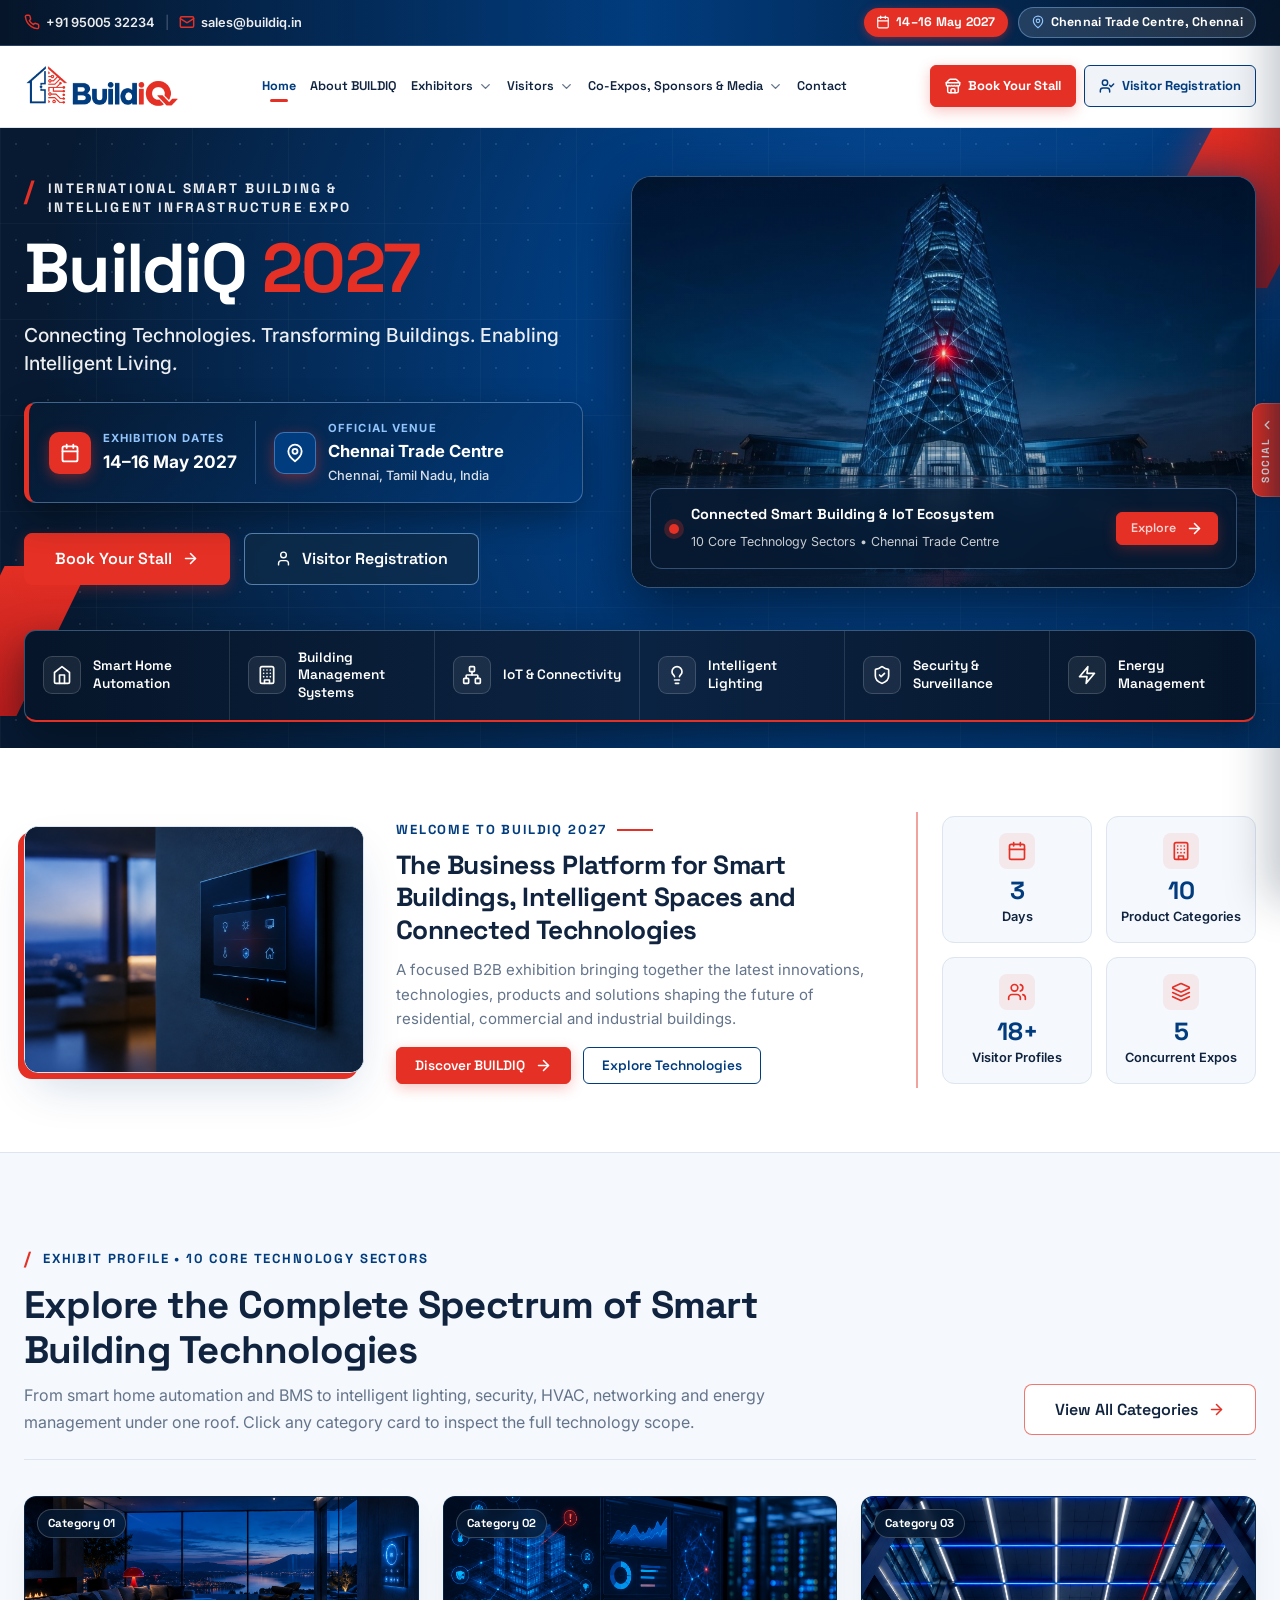
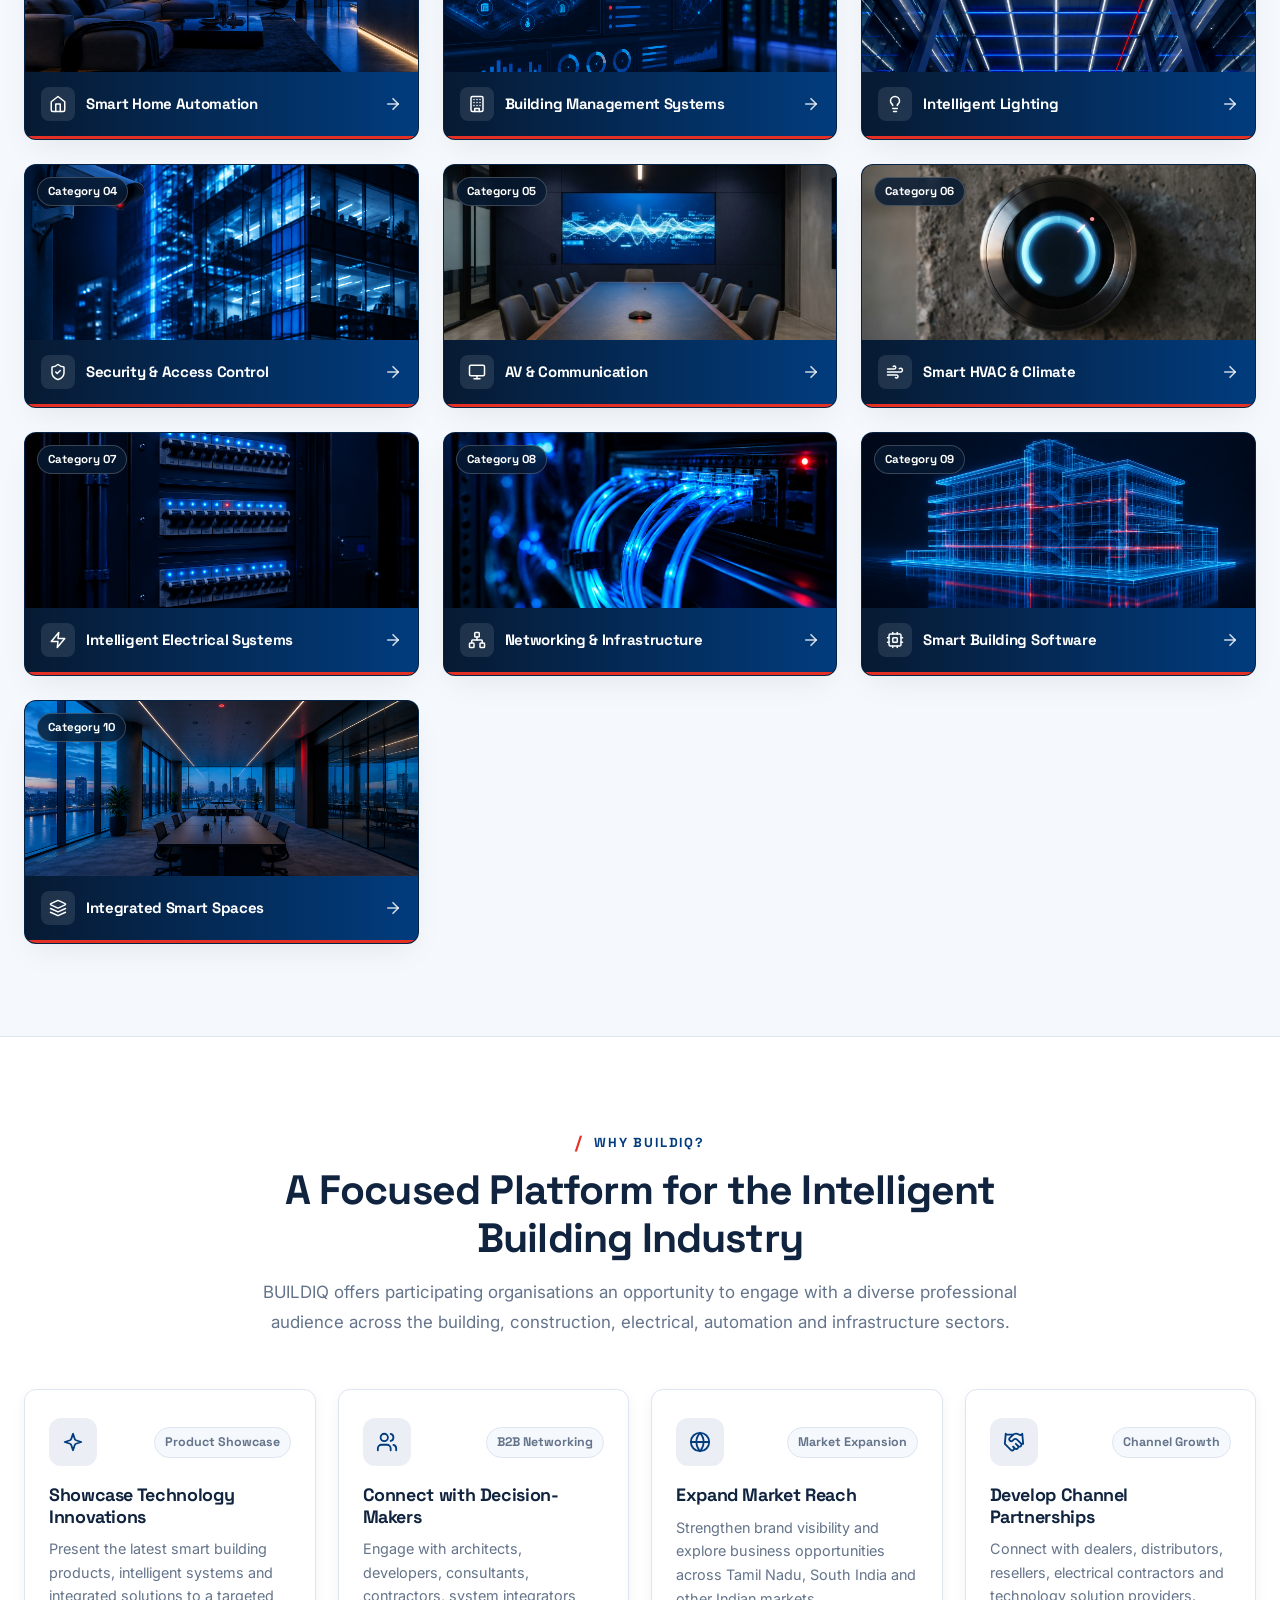
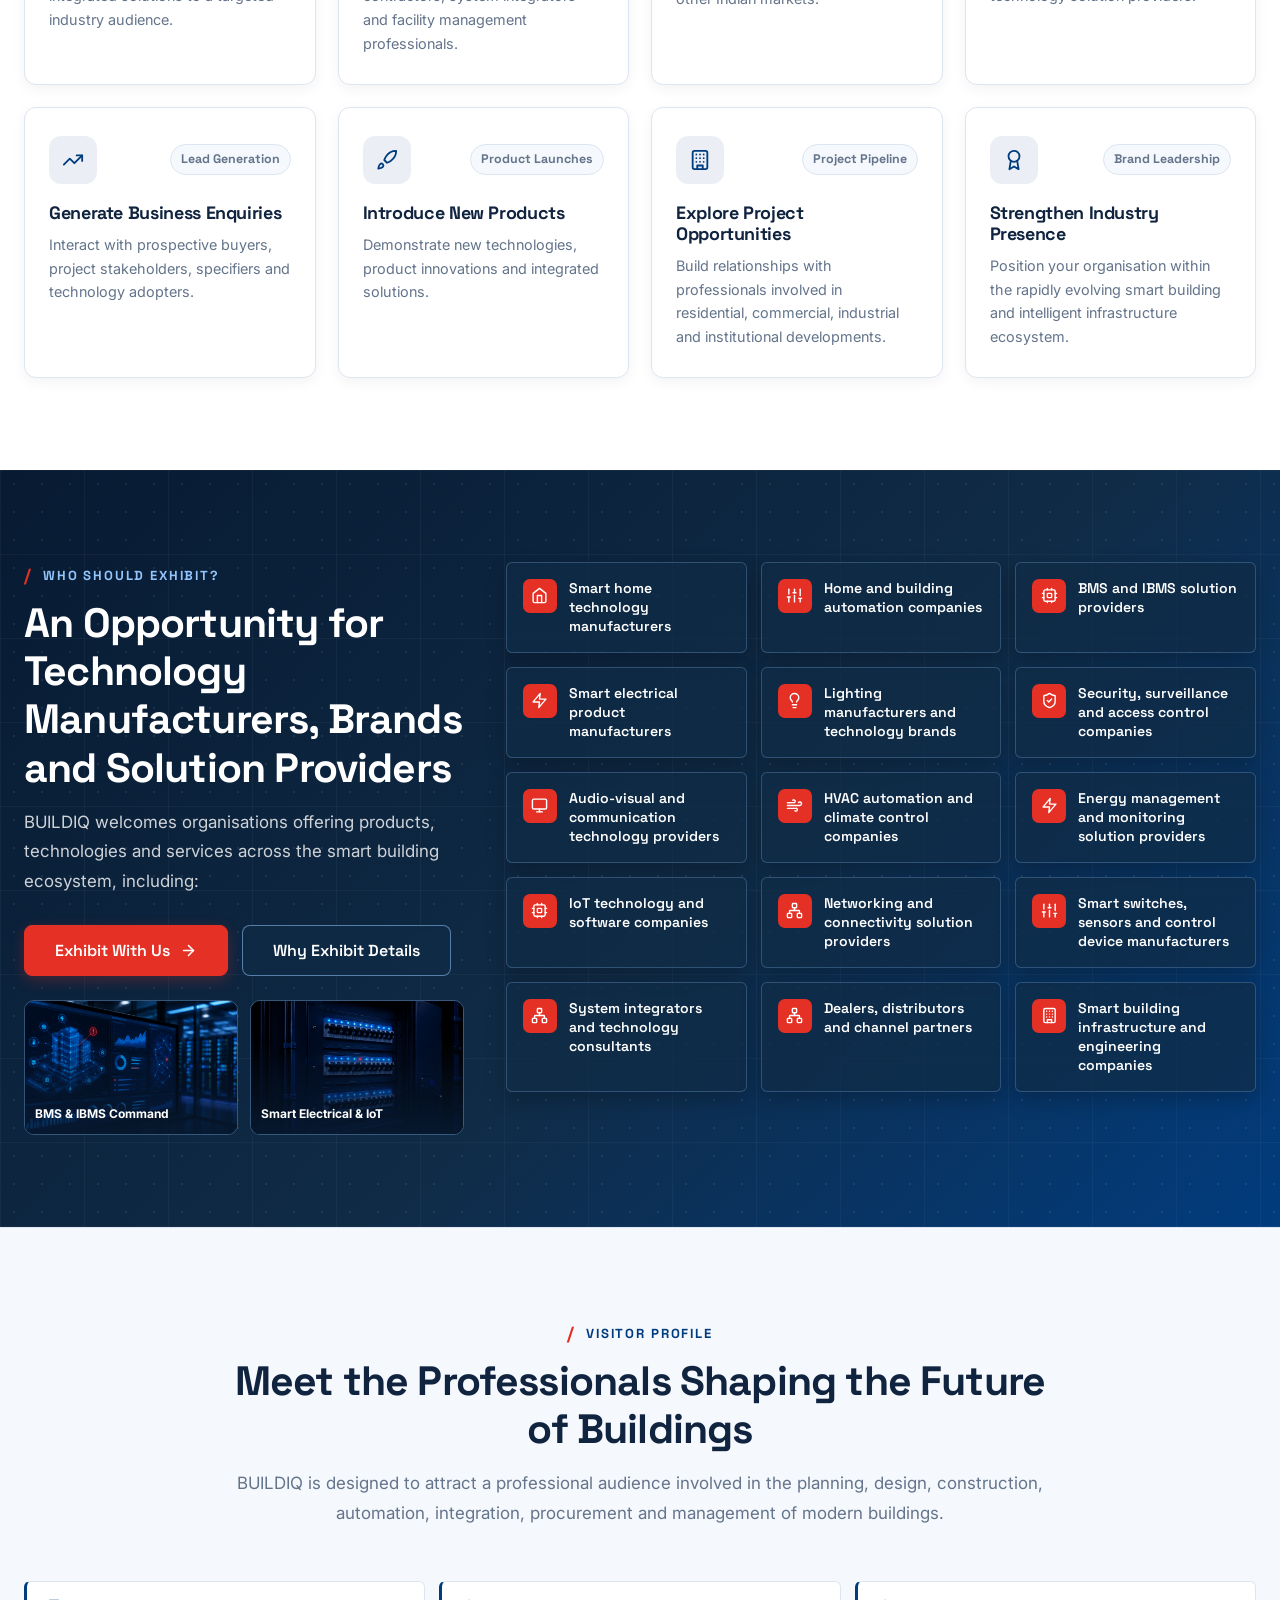
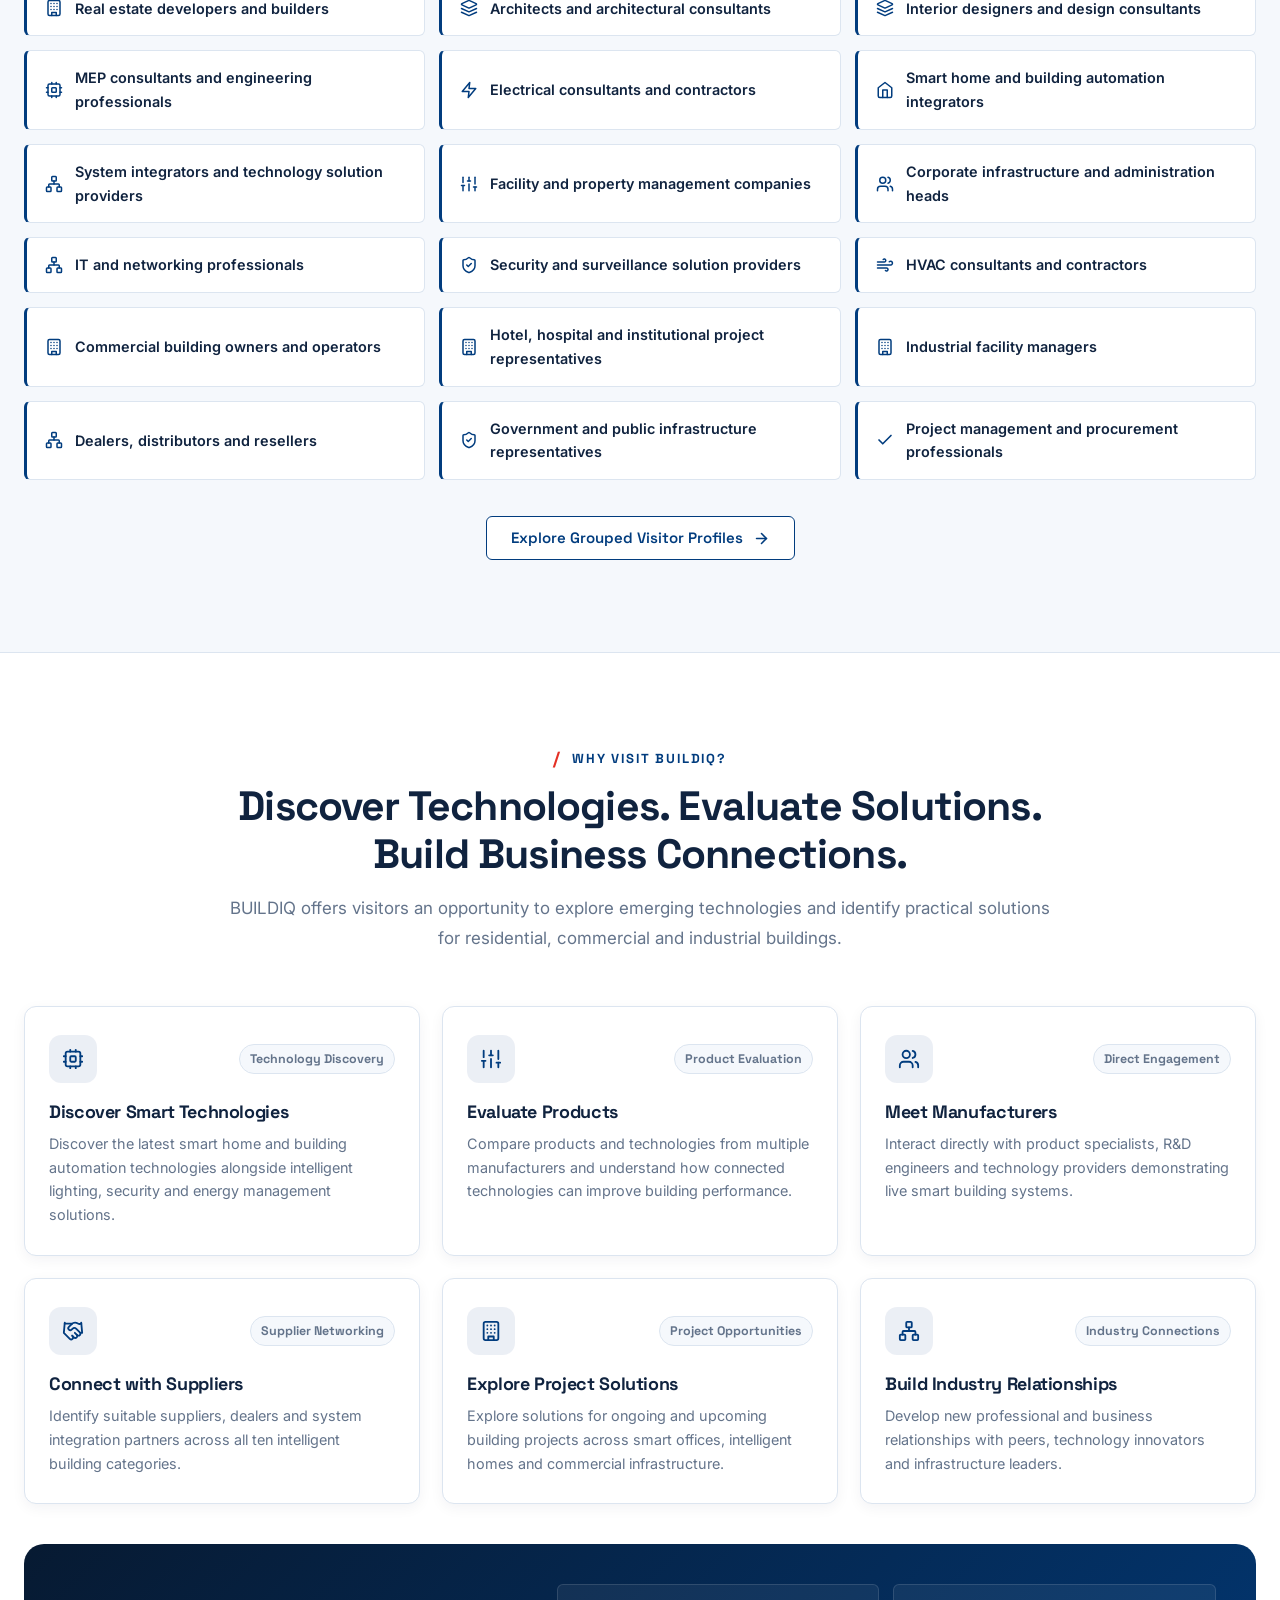
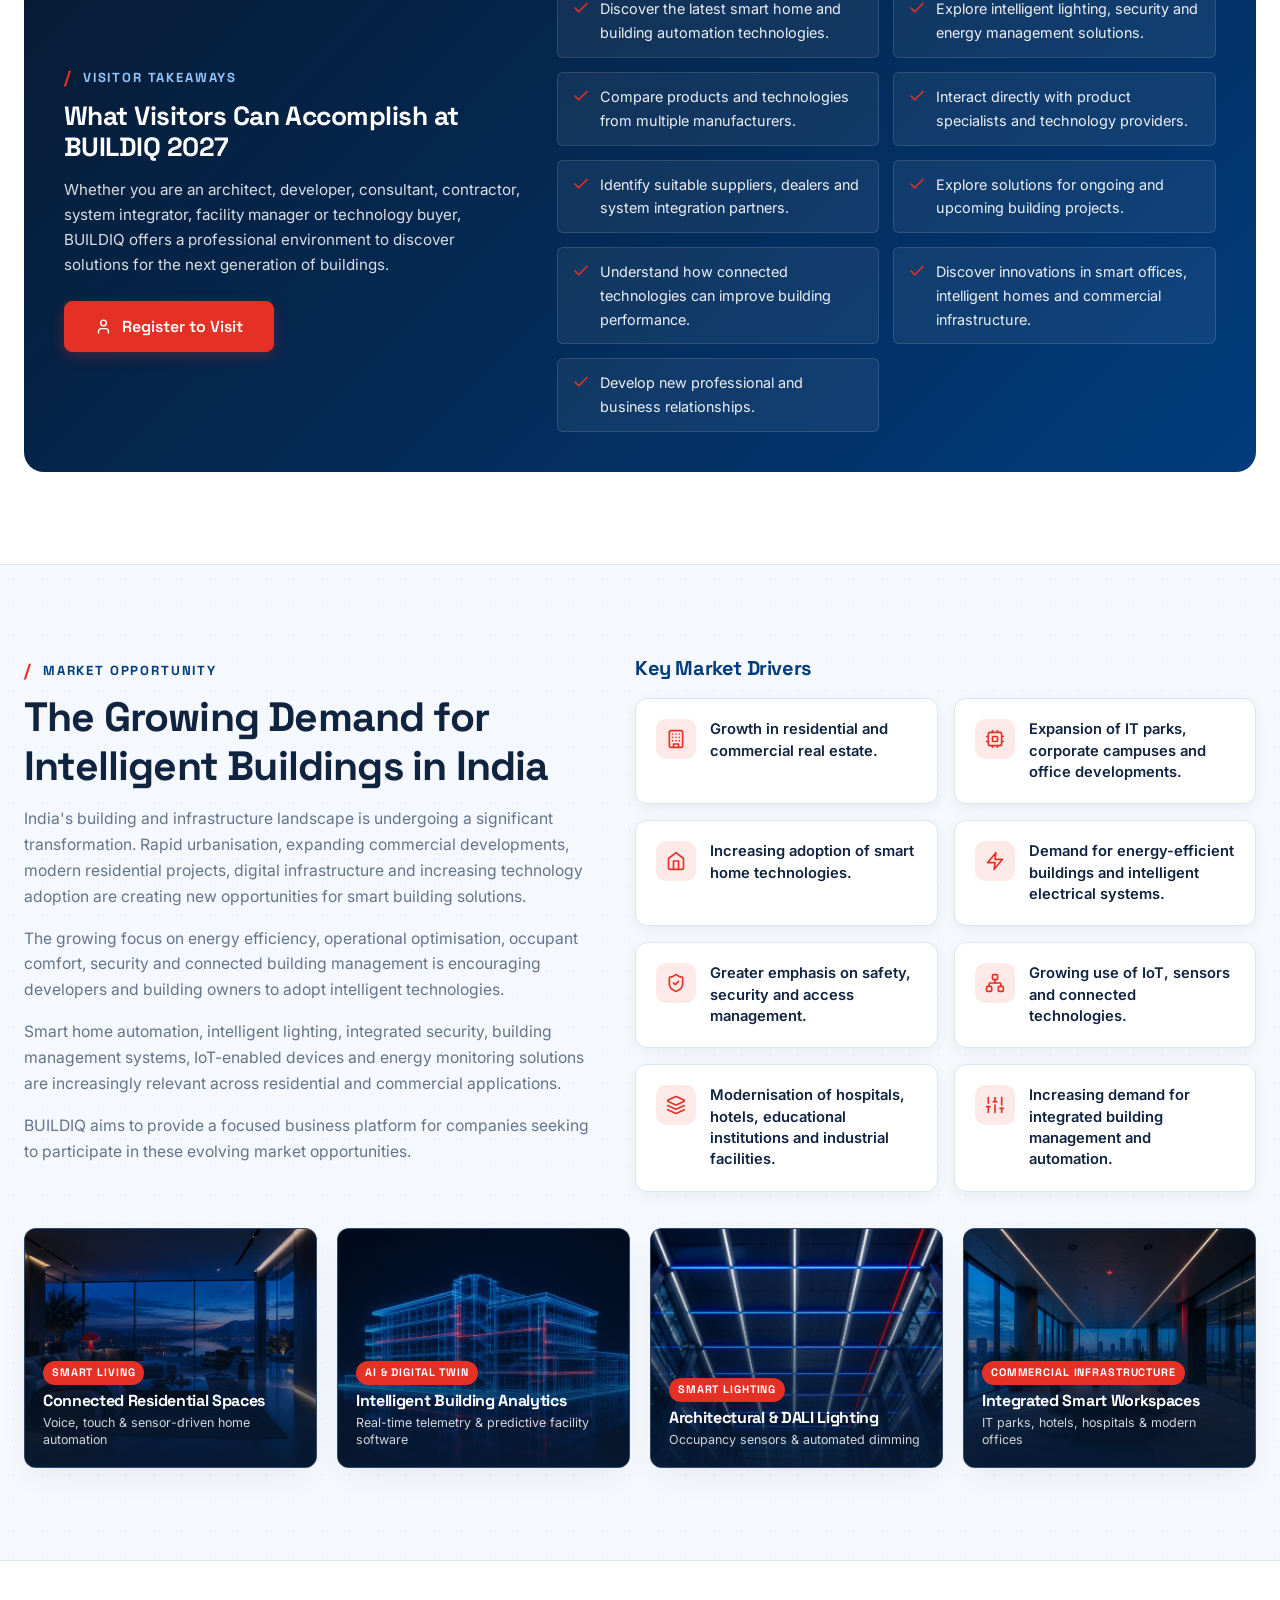
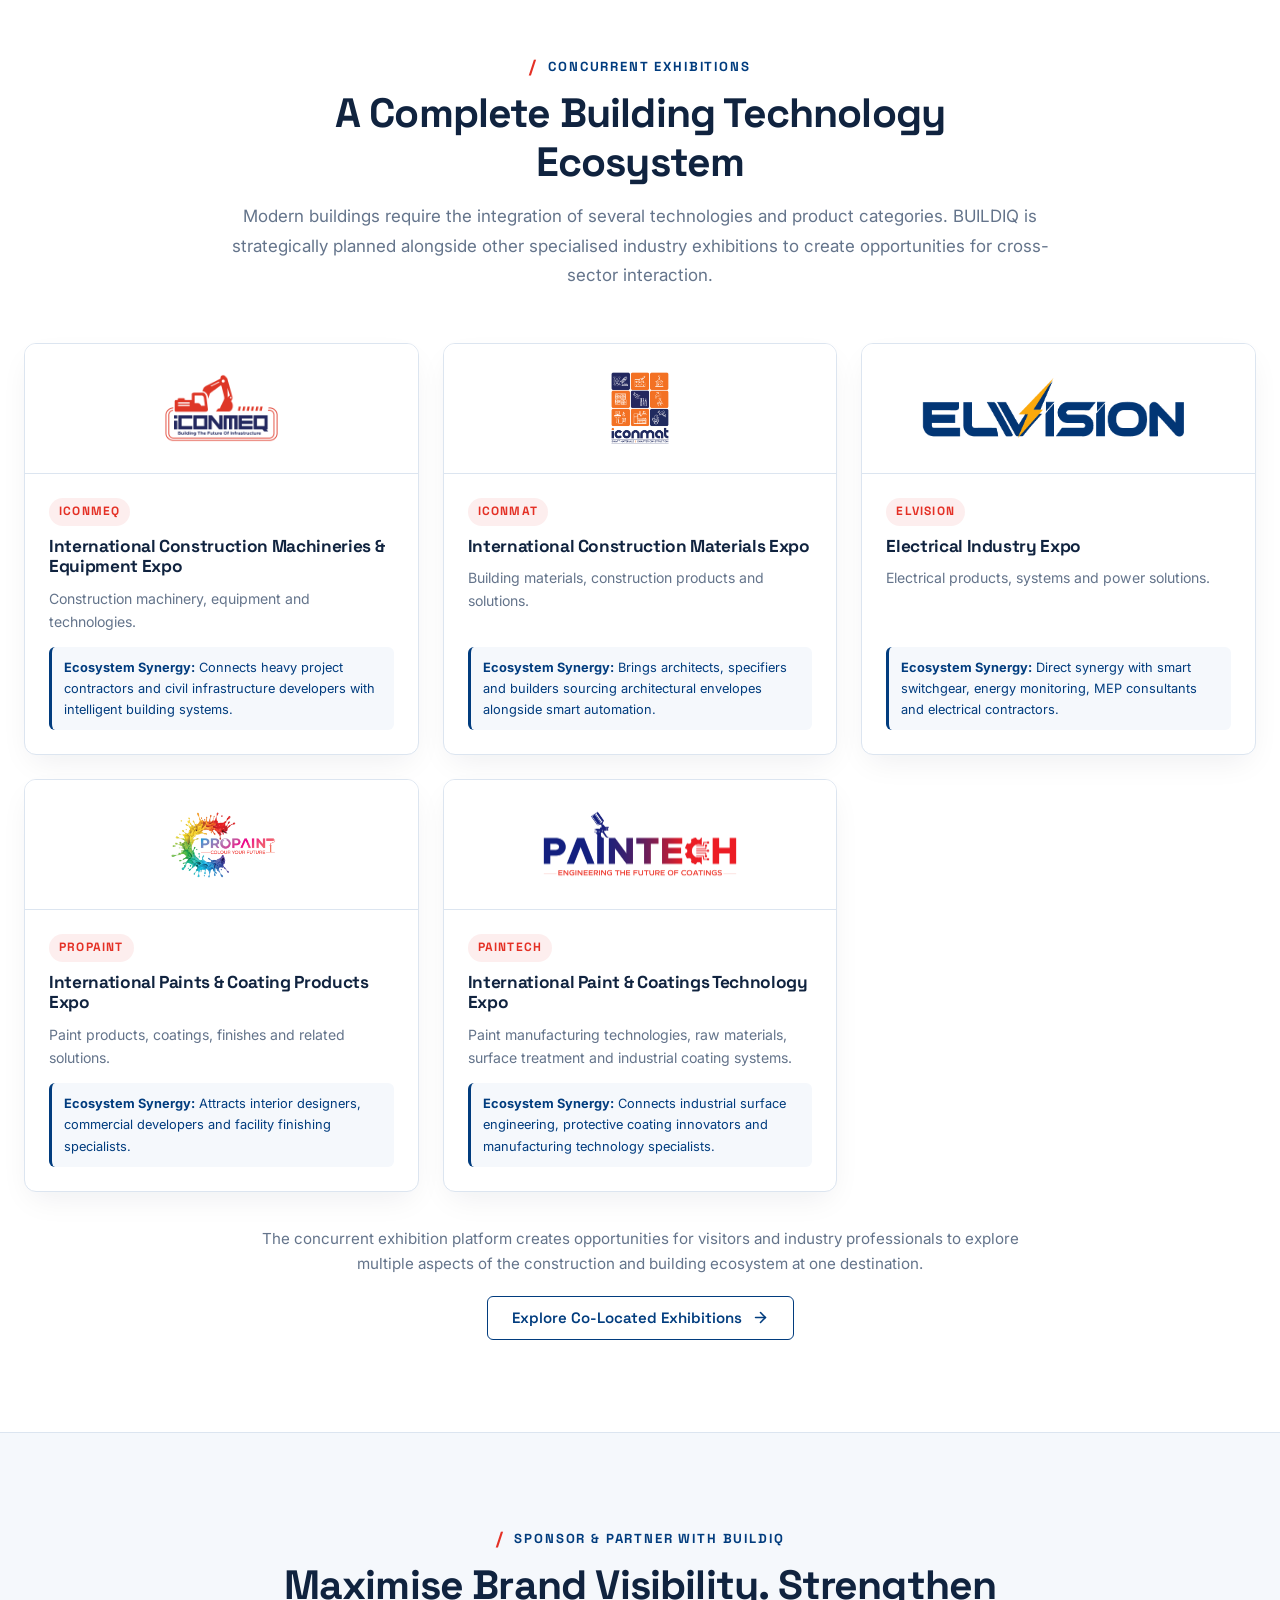
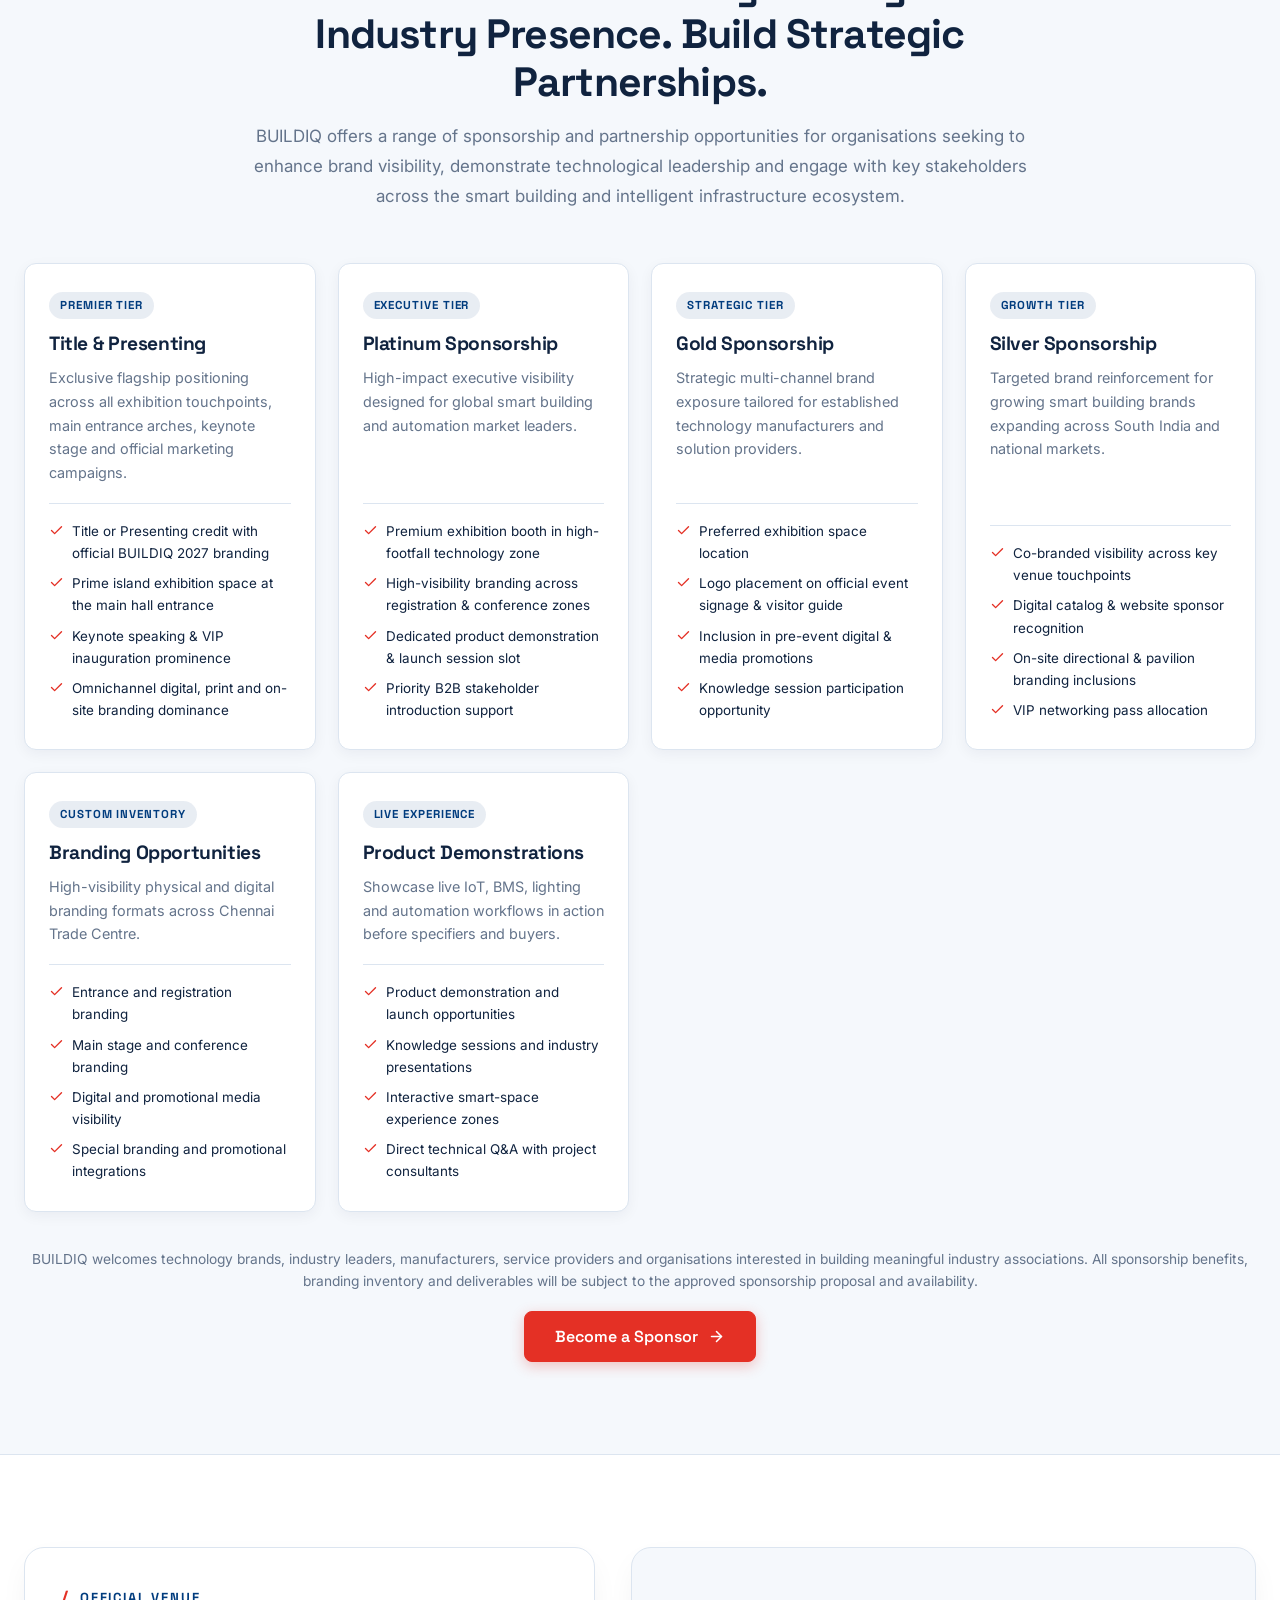
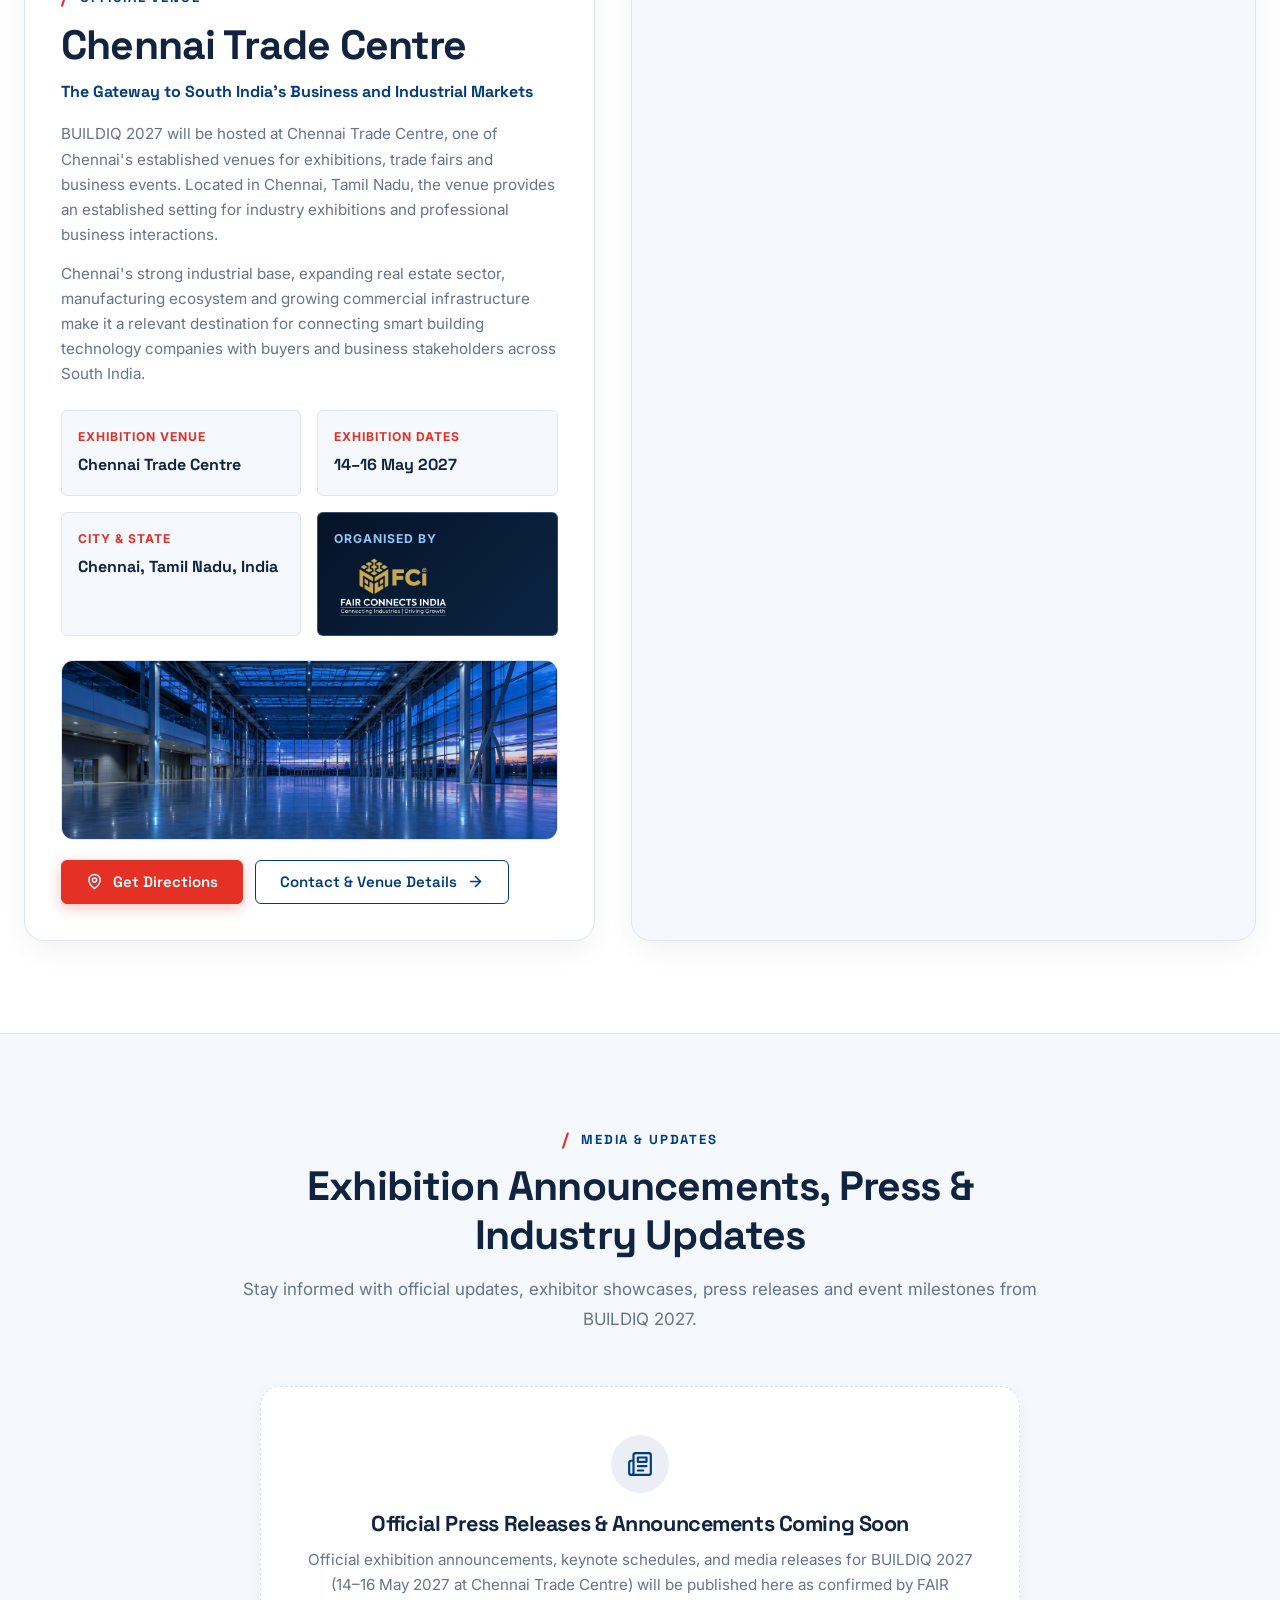
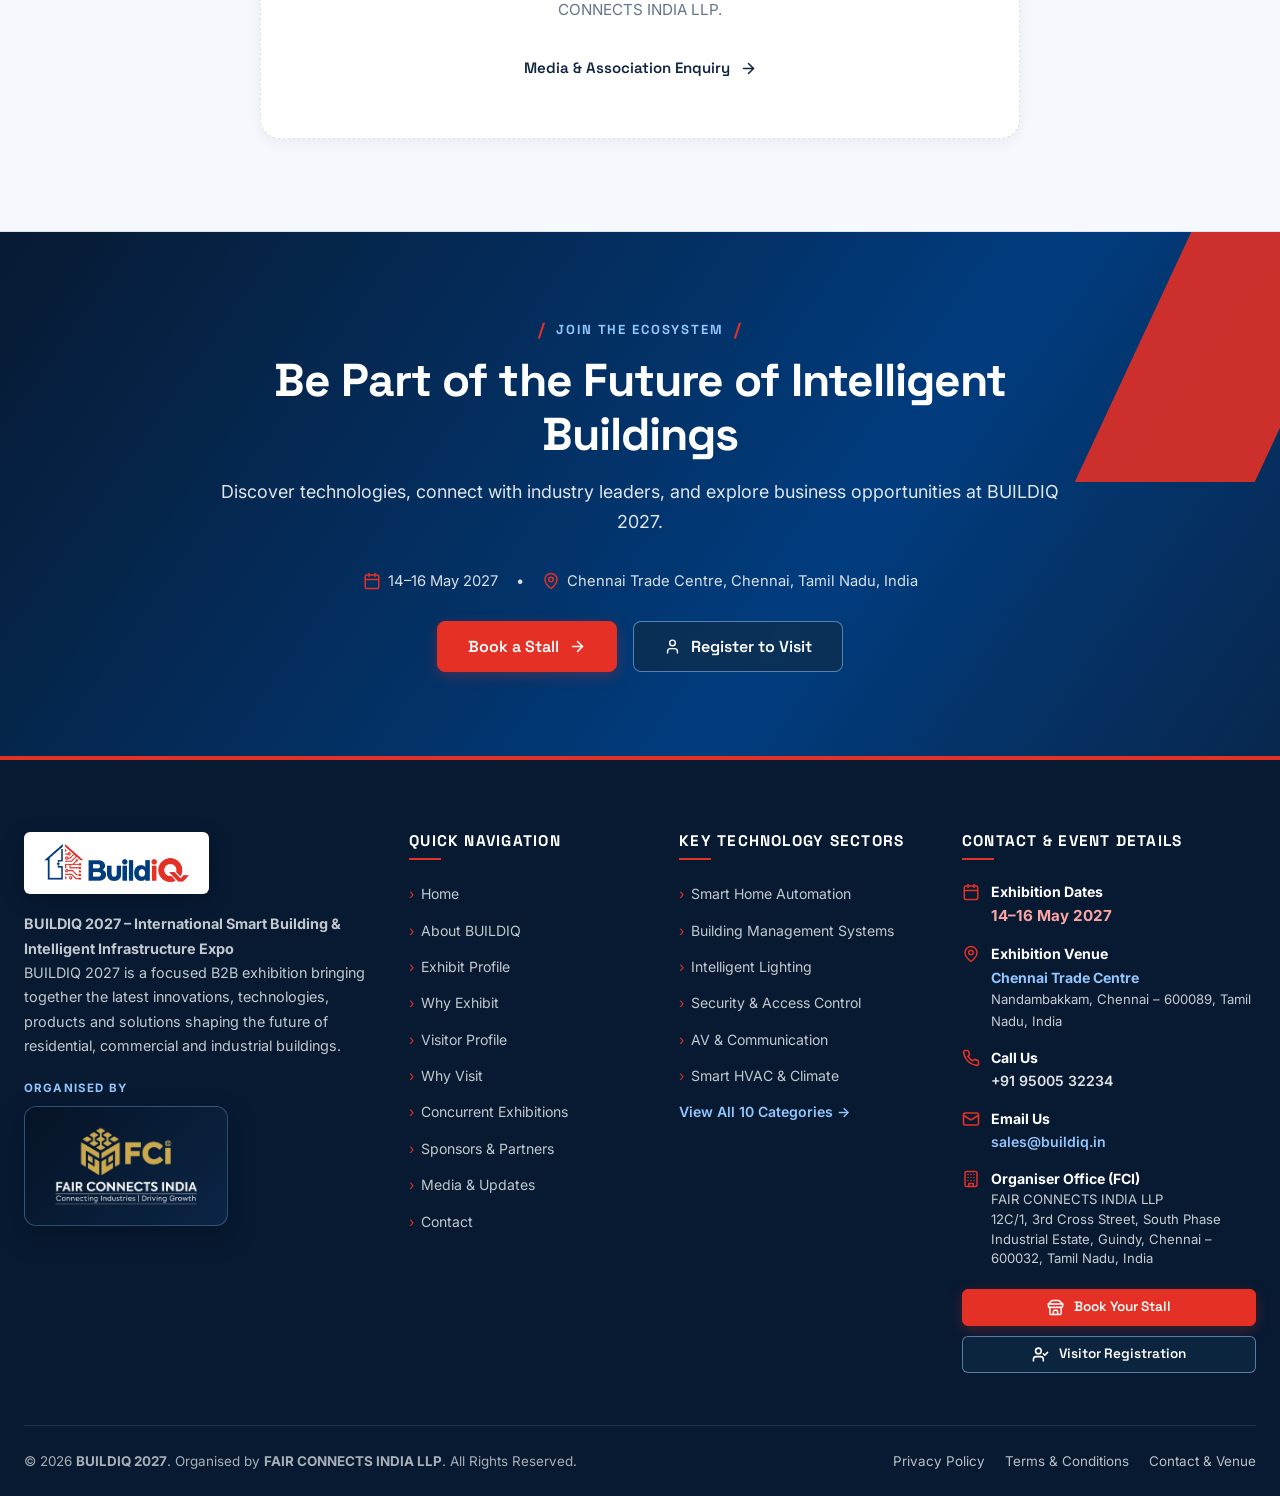
<file: index.html>
<!DOCTYPE html>
<html lang="en">
<head>
  <meta charset="UTF-8" />
  <meta name="viewport" content="width=device-width, initial-scale=1.0" />
  <title>BUILDIQ 2027 – Smart Building &amp; Home Automation Expo Chennai, India</title>
  <meta
    name="description"
    content="Visit BUILDIQ 2027, International Smart Building &amp; Intelligent Infrastructure Expo, from 14–16 May 2027 at Chennai Trade Centre. Explore smart home automation, BMS, intelligent lighting, security, IoT and connected building technologies."
  />
  <meta
    name="keywords"
    content="Smart Building Expo India, Smart Home Expo Chennai, Building Automation Exhibition India, Smart Home Automation Exhibition, Intelligent Building Technologies Expo, BMS and IBMS Exhibition India, IoT Building Technology Expo, Smart Lighting Exhibition India, Building Management Systems Expo, Smart Infrastructure Expo South India, Home Automation Exhibition Chennai, Smart Security and Surveillance Expo, Building Technology Exhibition 2027"
  />
  <meta property="og:type" content="website" />
  <meta property="og:title" content="BUILDIQ 2027 – Smart Building &amp; Home Automation Expo Chennai, India" />
  <meta
    property="og:description"
    content="Connecting Technologies. Transforming Buildings. Enabling Intelligent Living. 14–16 May 2027 at Chennai Trade Centre, Chennai, Tamil Nadu, India."
  />
  <meta property="og:image" content="assets/images/buildiq-logo.png" />
  <link rel="icon" type="image/png" href="assets/images/buildiq-logo.png" />
  <link rel="preconnect" href="https://fonts.googleapis.com" />
  <link rel="preconnect" href="https://fonts.gstatic.com" crossorigin />
  <link
    href="https://fonts.googleapis.com/css2?family=Inter:wght@400;500;600;700&family=Plus+Jakarta+Sans:wght@500;600;700;800&family=Space+Grotesk:wght@500;600;700;800&display=swap"
    rel="stylesheet"
  />
  <link rel="stylesheet" href="assets/css/styles.css" />
  <script type="application/ld+json">
    {
      "@context": "https://schema.org",
      "@type": "ExhibitionEvent",
      "name": "BUILDIQ 2027 – International Smart Building & Intelligent Infrastructure Expo",
      "description": "BUILDIQ 2027 – International Smart Building & Intelligent Infrastructure Expo is a focused B2B exhibition bringing together the latest innovations, technologies, products and solutions shaping the future of residential, commercial and industrial buildings.",
      "startDate": "2027-05-14",
      "endDate": "2027-05-16",
      "eventStatus": "https://schema.org/EventScheduled",
      "eventAttendanceMode": "https://schema.org/OfflineEventAttendanceMode",
      "location": {
        "@type": "Place",
        "name": "Chennai Trade Centre",
        "address": {
          "@type": "PostalAddress",
          "addressLocality": "Chennai",
          "addressRegion": "Tamil Nadu",
          "addressCountry": "IN"
        }
      },
      "organizer": {
        "@type": "Organization",
        "name": "FAIR CONNECTS INDIA LLP"
      }
    }
  </script>
</head>
<body>
  <!-- Common Sticky Header (Loaded dynamically via components.js) -->
  <div id="site-header"></div>

  <!-- Main Content -->
  <main id="main-content">
    <!-- SECTION 1 & 2: IMMERSIVE HERO + TECHNOLOGY ECOSYSTEM STRIP -->
    <section class="hero-wrapper">
      <div class="hero-corner-top-right"></div>
      <div class="hero-corner-bottom-left"></div>
      <div class="hero-circuit-overlay"></div>

      <div class="container">
        <div class="hero-main-grid">
          <div class="hero-content">
            <div class="hero-eyebrow">
              <span class="hero-eyebrow-slash">/</span>
              <span>INTERNATIONAL SMART BUILDING &amp;<br />INTELLIGENT INFRASTRUCTURE EXPO</span>
            </div>

            <h1 class="hero-title">
              BuildiQ <span class="year-highlight">2027</span>
            </h1>

            <p class="hero-tagline">
              Connecting Technologies. Transforming Buildings. Enabling Intelligent Living.
            </p>

            <div class="hero-meta-row">
              <div class="hero-meta-item">
                <div class="hero-meta-icon-badge">
                  <svg width="20" height="20" viewBox="0 0 24 24" fill="none" stroke="currentColor" stroke-width="2.2" stroke-linecap="round" stroke-linejoin="round"><rect width="18" height="18" x="3" y="4" rx="2" ry="2"/><line x1="16" x2="16" y1="2" y2="6"/><line x1="8" x2="8" y1="2" y2="6"/><line x1="3" x2="21" y1="10" y2="10"/></svg>
                </div>
                <div>
                  <span style="display:block; font-size:0.7rem; text-transform:uppercase; letter-spacing:0.1em; color:#93C5FD; font-weight:700;">Exhibition Dates</span>
                  <strong style="font-size:1.08rem; color:#fff;">14–16 May 2027</strong>
                </div>
              </div>
              <div class="hero-meta-divider"></div>
              <div class="hero-meta-item">
                <div class="hero-meta-icon-badge" style="background:var(--color-primary); border:1px solid rgba(147,197,253,0.4);">
                  <svg width="20" height="20" viewBox="0 0 24 24" fill="none" stroke="currentColor" stroke-width="2.2" stroke-linecap="round" stroke-linejoin="round"><path d="M20 10c0 6-8 12-8 12s-8-6-8-12a8 8 0 0 1 16 0Z"/><circle cx="12" cy="10" r="3"/></svg>
                </div>
                <div>
                  <span style="display:block; font-size:0.7rem; text-transform:uppercase; letter-spacing:0.1em; color:#93C5FD; font-weight:700;">Official Venue</span>
                  <strong style="font-size:1.04rem; color:#fff;">Chennai Trade Centre</strong>
                  <small style="display:block; font-weight:500; font-size:0.8rem; color:rgba(255,255,255,0.85);">Chennai, Tamil Nadu, India</small>
                </div>
              </div>
            </div>

            <div class="hero-cta-group">
              <a href="contact.html?form=exhibitor-enquiry" class="btn btn-primary btn-lg">
                <span>Book Your Stall</span>
                <svg class="arrow-icon" width="18" height="18" viewBox="0 0 24 24" fill="none" stroke="currentColor" stroke-width="2.2" stroke-linecap="round" stroke-linejoin="round"><path d="M5 12h14"/><path d="m12 5 7 7-7 7"/></svg>
              </a>
              <a href="contact.html?form=visitor-registration" class="btn btn-glass btn-lg">
                <svg width="18" height="18" viewBox="0 0 24 24" fill="none" stroke="currentColor" stroke-width="2" stroke-linecap="round" stroke-linejoin="round"><path d="M19 21v-2a4 4 0 0 0-4-4H9a4 4 0 0 0-4 4v2"/><circle cx="12" cy="7" r="4"/></svg>
                <span>Visitor Registration</span>
              </a>
            </div>
          </div>

          <div class="hero-visual-stage">
            <div class="hero-building-frame">
              <img
                src="assets/images/smart-building-tower.jpg"
                alt="BUILDIQ 2027 Connected Smart Building &amp; Intelligent Infrastructure"
                class="hero-building-img"
              />
              <div class="hero-building-overlay"></div>
              <div class="hero-visual-caption">
                <div class="hero-visual-caption-left">
                  <span class="hero-pulse-dot"></span>
                  <div>
                    <strong>Connected Smart Building &amp; IoT Ecosystem</strong>
                    <span>10 Core Technology Sectors • Chennai Trade Centre</span>
                  </div>
                </div>
                <a href="exhibit-profile.html" class="btn btn-sm btn-primary" style="padding:7px 14px; font-size:0.78rem;">
                  <span>Explore</span>
                  <svg class="arrow-icon" width="18" height="18" viewBox="0 0 24 24" fill="none" stroke="currentColor" stroke-width="2.2" stroke-linecap="round" stroke-linejoin="round"><path d="M5 12h14"/><path d="m12 5 7 7-7 7"/></svg>
                </a>
              </div>
            </div>
          </div>
        </div>

        <!-- SECTION 2: TECHNOLOGY ECOSYSTEM STRIP (6 Items from JSON) -->
        <div class="tech-strip-container">
          <div class="tech-strip-bar" id="tech-strip-list" role="region" aria-label="Core Smart Building Technology Ecosystem"></div>
        </div>
      </div>
    </section>

    <!-- SECTION 3: WELCOME / ABOUT BUILDIQ -->
    <section class="section-sm section-white">
      <div class="container">
        <div class="welcome-grid">
          <div class="welcome-image-wrap">
            <div class="welcome-image-card">
              <img
                src="assets/images/smart-home-control-panel.png"
                alt="Smart Home &amp; Building Automation Touch Control Panel"
              />
            </div>
          </div>

          <div class="welcome-copy">
            <div class="eyebrow" style="margin-bottom:8px;">
              <span>WELCOME TO BUILDIQ 2027</span>
              <span class="line"></span>
            </div>
            <h2>The Business Platform for Smart Buildings, Intelligent Spaces and Connected Technologies</h2>
            <p style="margin-bottom:16px;">
              A focused B2B exhibition bringing together the latest innovations, technologies, products and solutions shaping the future of residential, commercial and industrial buildings.
            </p>
            <div style="display:flex; flex-wrap:wrap; gap:12px;">
              <a href="about.html" class="btn btn-primary btn-sm">
                <span>Discover BUILDIQ</span>
                <svg class="arrow-icon" width="18" height="18" viewBox="0 0 24 24" fill="none" stroke="currentColor" stroke-width="2.2" stroke-linecap="round" stroke-linejoin="round"><path d="M5 12h14"/><path d="m12 5 7 7-7 7"/></svg>
              </a>
              <a href="exhibit-profile.html" class="btn btn-secondary btn-sm">
                <span>Explore Technologies</span>
              </a>
            </div>
          </div>

          <!-- Dynamic 4 Highlight Stats from JSON -->
          <div class="welcome-highlights-panel" id="welcome-highlights-list"></div>
        </div>
      </div>
    </section>

    <!-- SECTION 5: EXPLORE THE EXHIBIT PROFILE (10 Category Cards from JSON) -->
    <section class="section section-light">
      <div class="container">
        <div class="exhibit-header-bar">
          <div class="exhibit-header-copy">
            <div class="eyebrow">
              <span class="slash">/</span>
              <span>EXHIBIT PROFILE • 10 CORE TECHNOLOGY SECTORS</span>
            </div>
            <h2>Explore the Complete Spectrum of Smart Building Technologies</h2>
            <p>
              From smart home automation and BMS to intelligent lighting, security, HVAC, networking and energy management under one roof. Click any category card to inspect the full technology scope.
            </p>
          </div>
          <a href="exhibit-profile.html" class="btn btn-outline-red btn-lg">
            <span>View All Categories</span>
            <svg class="arrow-icon" width="18" height="18" viewBox="0 0 24 24" fill="none" stroke="currentColor" stroke-width="2.2" stroke-linecap="round" stroke-linejoin="round"><path d="M5 12h14"/><path d="m12 5 7 7-7 7"/></svg>
          </a>
        </div>

        <!-- Dynamic 10 Compact Category Cards -->
        <div class="exhibit-categories-grid-5" id="home-exhibit-grid"></div>
      </div>
    </section>

    <!-- SECTION 4: WHY BUILDIQ? (8 Benefit Cards from JSON) -->
    <section class="section section-white">
      <div class="container">
        <div class="section-heading center">
          <div class="eyebrow">
            <span class="slash">/</span>
            <span>WHY BUILDIQ?</span>
          </div>
          <h2 class="section-title">A Focused Platform for the Intelligent Building Industry</h2>
          <p class="section-subtitle">
            BUILDIQ offers participating organisations an opportunity to engage with a diverse professional audience across the building, construction, electrical, automation and infrastructure sectors.
          </p>
        </div>

        <!-- Dynamic 8 Benefit Cards -->
        <div class="benefits-grid" id="why-buildiq-grid"></div>
      </div>
    </section>

    <!-- SECTION 6: WHO SHOULD EXHIBIT? (15 Exhibitor Profile Chips from JSON) -->
    <section class="section section-dark circuit-bg-dark">
      <div class="container">
        <div class="who-exhibit-layout">
          <div>
            <div class="eyebrow">
              <span class="slash">/</span>
              <span>WHO SHOULD EXHIBIT?</span>
            </div>
            <h2 class="section-title" style="color:#fff;">An Opportunity for Technology Manufacturers, Brands and Solution Providers</h2>
            <p class="section-subtitle" style="margin-bottom:28px;">
              BUILDIQ welcomes organisations offering products, technologies and services across the smart building ecosystem, including:
            </p>
            <div style="display:flex; flex-wrap:wrap; gap:14px; margin-bottom:24px;">
              <a href="contact.html?form=exhibitor-enquiry" class="btn btn-primary btn-lg">
                <span>Exhibit With Us</span>
                <svg class="arrow-icon" width="18" height="18" viewBox="0 0 24 24" fill="none" stroke="currentColor" stroke-width="2.2" stroke-linecap="round" stroke-linejoin="round"><path d="M5 12h14"/><path d="m12 5 7 7-7 7"/></svg>
              </a>
              <a href="why-exhibit.html" class="btn btn-glass btn-lg">
                <span>Why Exhibit Details</span>
              </a>
            </div>
            <div style="display:grid; grid-template-columns:1fr 1fr; gap:12px;">
              <div style="border-radius:10px; overflow:hidden; border:1px solid rgba(147,197,253,0.3); height:135px; position:relative;">
                <img src="assets/images/building-management-systems.png" alt="Building Management Systems Command Centre" style="width:100%; height:100%; object-fit:cover;" loading="lazy" />
                <div style="position:absolute; inset:0; background:linear-gradient(180deg, transparent 30%, rgba(7,26,50,0.9) 100%); display:flex; align-items:flex-end; padding:10px;">
                  <span style="font-size:0.75rem; font-weight:700; color:#fff;">BMS &amp; IBMS Command</span>
                </div>
              </div>
              <div style="border-radius:10px; overflow:hidden; border:1px solid rgba(147,197,253,0.3); height:135px; position:relative;">
                <img src="assets/images/energy-smart-electrical.png" alt="Smart Electrical Switchgear &amp; Energy Automation" style="width:100%; height:100%; object-fit:cover;" loading="lazy" />
                <div style="position:absolute; inset:0; background:linear-gradient(180deg, transparent 30%, rgba(7,26,50,0.9) 100%); display:flex; align-items:flex-end; padding:10px;">
                  <span style="font-size:0.75rem; font-weight:700; color:#fff;">Smart Electrical &amp; IoT</span>
                </div>
              </div>
            </div>
          </div>

          <!-- Dynamic 15 Exhibitor Categories -->
          <div class="who-exhibit-grid" id="who-exhibit-grid"></div>
        </div>
      </div>
    </section>

    <!-- SECTION 7: VISITOR PROFILE (18 Target Visitor Badges from JSON) -->
    <section class="section section-light">
      <div class="container">
        <div class="section-heading center">
          <div class="eyebrow">
            <span class="slash">/</span>
            <span>VISITOR PROFILE</span>
          </div>
          <h2 class="section-title">Meet the Professionals Shaping the Future of Buildings</h2>
          <p class="section-subtitle">
            BUILDIQ is designed to attract a professional audience involved in the planning, design, construction, automation, integration, procurement and management of modern buildings.
          </p>
        </div>

        <!-- Dynamic 18 Visitor Profile Badges -->
        <div class="visitor-directory-grid" id="visitor-directory-grid"></div>

        <div style="text-align:center; margin-top:36px;">
          <a href="visitor-profile.html" class="btn btn-secondary">
            <span>Explore Grouped Visitor Profiles</span>
            <svg class="arrow-icon" width="18" height="18" viewBox="0 0 24 24" fill="none" stroke="currentColor" stroke-width="2.2" stroke-linecap="round" stroke-linejoin="round"><path d="M5 12h14"/><path d="m12 5 7 7-7 7"/></svg>
          </a>
        </div>
      </div>
    </section>

    <!-- SECTION 8: WHY VISIT? (6 Benefit Cards + 9 Checklist Takeaways from JSON) -->
    <section class="section section-white">
      <div class="container">
        <div class="section-heading center">
          <div class="eyebrow">
            <span class="slash">/</span>
            <span>WHY VISIT BUILDIQ?</span>
          </div>
          <h2 class="section-title">Discover Technologies. Evaluate Solutions. Build Business Connections.</h2>
          <p class="section-subtitle">
            BUILDIQ offers visitors an opportunity to explore emerging technologies and identify practical solutions for residential, commercial and industrial buildings.
          </p>
        </div>

        <!-- Dynamic 6 Visitor Benefit Cards -->
        <div class="why-visit-grid" id="why-visit-grid"></div>

        <div class="checklist-panel">
          <div>
            <div class="eyebrow" style="color:#93C5FD;">
              <span class="slash">/</span>
              <span>VISITOR TAKEAWAYS</span>
            </div>
            <h3 style="font-size:1.65rem; color:#fff; margin-bottom:14px;">What Visitors Can Accomplish at BUILDIQ 2027</h3>
            <p style="color:rgba(255,255,255,0.85); font-size:0.95rem; margin-bottom:24px;">
              Whether you are an architect, developer, consultant, contractor, system integrator, facility manager or technology buyer, BUILDIQ offers a professional environment to discover solutions for the next generation of buildings.
            </p>
            <a href="contact.html?form=visitor-registration" class="btn btn-primary btn-lg">
              <svg width="18" height="18" viewBox="0 0 24 24" fill="none" stroke="currentColor" stroke-width="2" stroke-linecap="round" stroke-linejoin="round"><path d="M19 21v-2a4 4 0 0 0-4-4H9a4 4 0 0 0-4 4v2"/><circle cx="12" cy="7" r="4"/></svg>
              <span>Register to Visit</span>
            </a>
          </div>

          <!-- Dynamic 9 Visitor Checklist Items -->
          <div class="checklist-items" id="visitor-checklist-items"></div>
        </div>
      </div>
    </section>

    <!-- SECTION 9: MARKET OPPORTUNITY (8 Market Drivers from JSON) -->
    <section class="section section-light circuit-bg">
      <div class="container">
        <div class="market-split">
          <div>
            <div class="eyebrow">
              <span class="slash">/</span>
              <span>MARKET OPPORTUNITY</span>
            </div>
            <h2 class="section-title">The Growing Demand for Intelligent Buildings in India</h2>
            <p style="color:var(--color-muted); margin-bottom:16px; font-size:0.98rem;">
              India's building and infrastructure landscape is undergoing a significant transformation. Rapid urbanisation, expanding commercial developments, modern residential projects, digital infrastructure and increasing technology adoption are creating new opportunities for smart building solutions.
            </p>
            <p style="color:var(--color-muted); margin-bottom:16px; font-size:0.98rem;">
              The growing focus on energy efficiency, operational optimisation, occupant comfort, security and connected building management is encouraging developers and building owners to adopt intelligent technologies.
            </p>
            <p style="color:var(--color-muted); margin-bottom:16px; font-size:0.98rem;">
              Smart home automation, intelligent lighting, integrated security, building management systems, IoT-enabled devices and energy monitoring solutions are increasingly relevant across residential and commercial applications.
            </p>
            <p style="color:var(--color-muted); margin-bottom:16px; font-size:0.98rem;">
              BUILDIQ aims to provide a focused business platform for companies seeking to participate in these evolving market opportunities.
            </p>
          </div>

          <div>
            <h3 style="font-size:1.25rem; margin-bottom:18px; color:var(--color-primary);">
              Key Market Drivers
            </h3>
            <!-- Dynamic 8 Market Driver Cards -->
            <div class="market-drivers-grid" id="market-drivers-grid"></div>
          </div>
        </div>

        <!-- Industry Technology Visual Showcase Strip ("Extra Chamak") -->
        <div class="industry-showcase-grid">
          <div class="industry-showcase-card">
            <img src="assets/images/smart-home-automation.png" alt="Luxury Smart Home &amp; Residential Automation" loading="lazy" />
            <div class="industry-showcase-overlay">
              <span class="industry-showcase-tag">Smart Living</span>
              <h4>Connected Residential Spaces</h4>
              <p>Voice, touch &amp; sensor-driven home automation</p>
            </div>
          </div>
          <div class="industry-showcase-card">
            <img src="assets/images/smart-building-software.png" alt="Digital Twin &amp; AI Building Analytics" loading="lazy" />
            <div class="industry-showcase-overlay">
              <span class="industry-showcase-tag">AI &amp; Digital Twin</span>
              <h4>Intelligent Building Analytics</h4>
              <p>Real-time telemetry &amp; predictive facility software</p>
            </div>
          </div>
          <div class="industry-showcase-card">
            <img src="assets/images/intelligent-lighting.png" alt="Architectural &amp; Daylight Harvesting LED Systems" loading="lazy" />
            <div class="industry-showcase-overlay">
              <span class="industry-showcase-tag">Smart Lighting</span>
              <h4>Architectural &amp; DALI Lighting</h4>
              <p>Occupancy sensors &amp; automated dimming</p>
            </div>
          </div>
          <div class="industry-showcase-card">
            <img src="assets/images/integrated-smart-spaces.png" alt="Future-Ready Commercial &amp; Corporate Campuses" loading="lazy" />
            <div class="industry-showcase-overlay">
              <span class="industry-showcase-tag">Commercial Infrastructure</span>
              <h4>Integrated Smart Workspaces</h4>
              <p>IT parks, hotels, hospitals &amp; modern offices</p>
            </div>
          </div>
        </div>
      </div>
    </section>

    <!-- SECTION 10: CONCURRENT EXHIBITIONS (4 Co-Located Expos from JSON) -->
    <section class="section section-white">
      <div class="container">
        <div class="section-heading center">
          <div class="eyebrow">
            <span class="slash">/</span>
            <span>CONCURRENT EXHIBITIONS</span>
          </div>
          <h2 class="section-title">A Complete Building Technology Ecosystem</h2>
          <p class="section-subtitle">
            Modern buildings require the integration of several technologies and product categories. BUILDIQ is strategically planned alongside other specialised industry exhibitions to create opportunities for cross-sector interaction.
          </p>
        </div>

        <!-- Dynamic 4 Concurrent Exhibition Cards -->
        <div class="concurrent-grid" id="concurrent-grid"></div>

        <div style="text-align:center; margin-top:34px;">
          <p style="color:var(--color-muted); max-width:780px; margin:0 auto 20px; font-size:0.95rem;">
            The concurrent exhibition platform creates opportunities for visitors and industry professionals to explore multiple aspects of the construction and building ecosystem at one destination.
          </p>
          <a href="concurrent-exhibitions.html" class="btn btn-secondary">
            <span>Explore Co-Located Exhibitions</span>
            <svg class="arrow-icon" width="18" height="18" viewBox="0 0 24 24" fill="none" stroke="currentColor" stroke-width="2.2" stroke-linecap="round" stroke-linejoin="round"><path d="M5 12h14"/><path d="m12 5 7 7-7 7"/></svg>
          </a>
        </div>
      </div>
    </section>

    <!-- SECTION 11: SPONSORS & PARTNERS (7 Tier Cards from JSON) -->
    <section class="section section-light">
      <div class="container">
        <div class="section-heading center">
          <div class="eyebrow">
            <span class="slash">/</span>
            <span>SPONSOR &amp; PARTNER WITH BUILDIQ</span>
          </div>
          <h2 class="section-title">Maximise Brand Visibility. Strengthen Industry Presence. Build Strategic Partnerships.</h2>
          <p class="section-subtitle">
            BUILDIQ offers a range of sponsorship and partnership opportunities for organisations seeking to enhance brand visibility, demonstrate technological leadership and engage with key stakeholders across the smart building and intelligent infrastructure ecosystem.
          </p>
        </div>

        <!-- Dynamic Sponsorship Tier Cards -->
        <div class="sponsor-tiers-grid" id="sponsor-tiers-grid"></div>

        <div style="margin-top:36px; text-align:center;">
          <p style="font-size:0.86rem; color:var(--color-muted); margin-bottom:18px;">
            BUILDIQ welcomes technology brands, industry leaders, manufacturers, service providers and organisations interested in building meaningful industry associations. All sponsorship benefits, branding inventory and deliverables will be subject to the approved sponsorship proposal and availability.
          </p>
          <a href="sponsors.html" class="btn btn-primary btn-lg">
            <span>Become a Sponsor</span>
            <svg class="arrow-icon" width="18" height="18" viewBox="0 0 24 24" fill="none" stroke="currentColor" stroke-width="2.2" stroke-linecap="round" stroke-linejoin="round"><path d="M5 12h14"/><path d="m12 5 7 7-7 7"/></svg>
          </a>
        </div>
      </div>
    </section>

    <!-- SECTION 12: VENUE – CHENNAI TRADE CENTRE (Single-use Static HTML) -->
    <section class="section section-white">
      <div class="container">
        <div class="venue-grid">
          <div class="venue-info-card">
            <div>
              <div class="eyebrow">
                <span class="slash">/</span>
                <span>OFFICIAL VENUE</span>
              </div>
              <h2 class="section-title" style="margin-bottom:10px;">Chennai Trade Centre</h2>
              <p style="color:var(--color-primary); font-weight:700; font-family:var(--font-heading); margin-bottom:16px;">
                The Gateway to South India's Business and Industrial Markets
              </p>
              <p style="color:var(--color-muted); font-size:0.95rem; margin-bottom:14px;">
                BUILDIQ 2027 will be hosted at Chennai Trade Centre, one of Chennai's established venues for exhibitions, trade fairs and business events. Located in Chennai, Tamil Nadu, the venue provides an established setting for industry exhibitions and professional business interactions.
              </p>
              <p style="color:var(--color-muted); font-size:0.95rem;">
                Chennai's strong industrial base, expanding real estate sector, manufacturing ecosystem and growing commercial infrastructure make it a relevant destination for connecting smart building technology companies with buyers and business stakeholders across South India.
              </p>

              <div class="venue-meta-grid">
                <div class="venue-meta-box">
                  <span>Exhibition Venue</span>
                  <strong>Chennai Trade Centre</strong>
                </div>
                <div class="venue-meta-box">
                  <span>Exhibition Dates</span>
                  <strong>14–16 May 2027</strong>
                </div>
                <div class="venue-meta-box">
                  <span>City &amp; State</span>
                  <strong>Chennai, Tamil Nadu, India</strong>
                </div>
                <div class="venue-meta-box" style="background:linear-gradient(135deg, #051326 0%, #0B2545 100%); border-color:rgba(147, 197, 253, 0.3);">
                  <span style="color:#93C5FD;">Organised By</span>
                  <img src="assets/images/logos/fairconnects-logo.png" alt="FAIR CONNECTS INDIA LLP" style="height:64px; width:auto; object-fit:contain; display:block; margin-top:6px;" />
                </div>
              </div>
            </div>

            <div style="border-radius:var(--radius-md); overflow:hidden; height:180px; margin-bottom:20px; border:1px solid var(--color-border);">
              <img src="assets/images/chennai-trade-centre-hall.png" alt="Chennai Trade Centre Exhibition Hall" style="width:100%; height:100%; object-fit:cover;" loading="lazy" />
            </div>

            <div style="display:flex; flex-wrap:wrap; gap:12px;">
              <a href="https://www.google.com/maps/search/?api=1&query=Chennai+Trade+Centre+Nandambakkam+Chennai" target="_blank" rel="noopener noreferrer" class="btn btn-primary">
                <svg width="18" height="18" viewBox="0 0 24 24" fill="none" stroke="currentColor" stroke-width="2" stroke-linecap="round" stroke-linejoin="round"><path d="M20 10c0 6-8 12-8 12s-8-6-8-12a8 8 0 0 1 16 0Z"/><circle cx="12" cy="10" r="3"/></svg>
                <span>Get Directions</span>
              </a>
              <a href="contact.html" class="btn btn-secondary">
                <span>Contact &amp; Venue Details</span>
                <svg class="arrow-icon" width="18" height="18" viewBox="0 0 24 24" fill="none" stroke="currentColor" stroke-width="2.2" stroke-linecap="round" stroke-linejoin="round"><path d="M5 12h14"/><path d="m12 5 7 7-7 7"/></svg>
              </a>
            </div>
          </div>

          <div class="venue-map-card">
            <iframe
              title="Chennai Trade Centre Location Map"
              src="https://www.google.com/maps?q=Chennai+Trade+Centre,+Nandambakkam,+Chennai,+Tamil+Nadu&output=embed"
              loading="lazy"
              referrerpolicy="no-referrer-when-downgrade"
              allowfullscreen
            ></iframe>
          </div>
        </div>
      </div>
    </section>

    <!-- SECTION 13: MEDIA & UPDATES (News Articles List from JSON) -->
    <section class="section section-light">
      <div class="container">
        <div class="section-heading center">
          <div class="eyebrow">
            <span class="slash">/</span>
            <span>MEDIA &amp; UPDATES</span>
          </div>
          <h2 class="section-title">Exhibition Announcements, Press &amp; Industry Updates</h2>
          <p class="section-subtitle">
            Stay informed with official updates, exhibitor showcases, press releases and event milestones from BUILDIQ 2027.
          </p>
        </div>

        <!-- Dynamic News List / Empty State -->
        <div id="news-articles-list"></div>
      </div>
    </section>

    <!-- SECTION 14: FINAL CTA BANNER -->
    <section class="final-cta-section circuit-bg-dark">
      <div class="final-cta-ribbon"></div>
      <div class="container">
        <div class="final-cta-box">
          <div class="eyebrow" style="justify-content:center; color:#93C5FD;">
            <span class="slash">/</span>
            <span>JOIN THE ECOSYSTEM</span>
            <span class="slash">/</span>
          </div>
          <h2>Be Part of the Future of Intelligent Buildings</h2>
          <p>Discover technologies, connect with industry leaders, and explore business opportunities at BUILDIQ 2027.</p>
          <div style="display:inline-flex; flex-wrap:wrap; justify-content:center; gap:18px; margin-bottom:28px; font-size:0.92rem; color:rgba(255,255,255,0.85);">
            <span style="display:inline-flex; align-items:center; gap:7px;">
              <span style="color:var(--color-secondary); display:flex;">
                <svg width="18" height="18" viewBox="0 0 24 24" fill="none" stroke="currentColor" stroke-width="2" stroke-linecap="round" stroke-linejoin="round"><rect width="18" height="18" x="3" y="4" rx="2" ry="2"/><line x1="16" x2="16" y1="2" y2="6"/><line x1="8" x2="8" y1="2" y2="6"/><line x1="3" x2="21" y1="10" y2="10"/></svg>
              </span>
              14–16 May 2027
            </span>
            <span>•</span>
            <span style="display:inline-flex; align-items:center; gap:7px;">
              <span style="color:var(--color-secondary); display:flex;">
                <svg width="18" height="18" viewBox="0 0 24 24" fill="none" stroke="currentColor" stroke-width="2" stroke-linecap="round" stroke-linejoin="round"><path d="M20 10c0 6-8 12-8 12s-8-6-8-12a8 8 0 0 1 16 0Z"/><circle cx="12" cy="10" r="3"/></svg>
              </span>
              Chennai Trade Centre, Chennai, Tamil Nadu, India
            </span>
          </div>
          <div class="final-cta-actions">
            <a href="contact.html?form=exhibitor-enquiry" class="btn btn-primary btn-lg">
              <span>Book a Stall</span>
              <svg class="arrow-icon" width="18" height="18" viewBox="0 0 24 24" fill="none" stroke="currentColor" stroke-width="2.2" stroke-linecap="round" stroke-linejoin="round"><path d="M5 12h14"/><path d="m12 5 7 7-7 7"/></svg>
            </a>
            <a href="contact.html?form=visitor-registration" class="btn btn-glass btn-lg">
              <svg width="18" height="18" viewBox="0 0 24 24" fill="none" stroke="currentColor" stroke-width="2" stroke-linecap="round" stroke-linejoin="round"><path d="M19 21v-2a4 4 0 0 0-4-4H9a4 4 0 0 0-4 4v2"/><circle cx="12" cy="7" r="4"/></svg>
              <span>Register to Visit</span>
            </a>
          </div>
        </div>
      </div>
    </section>
  </main>

  <!-- Common Footer + Floating Social Sidebar (Loaded dynamically via components.js) -->
  <div id="site-footer"></div>

  <script src="assets/js/data.js"></script>
  <script src="assets/js/components.js"></script>
  <script src="assets/js/forms.js"></script>
  <script src="assets/js/main.js"></script>
</body>
</html>
</file>
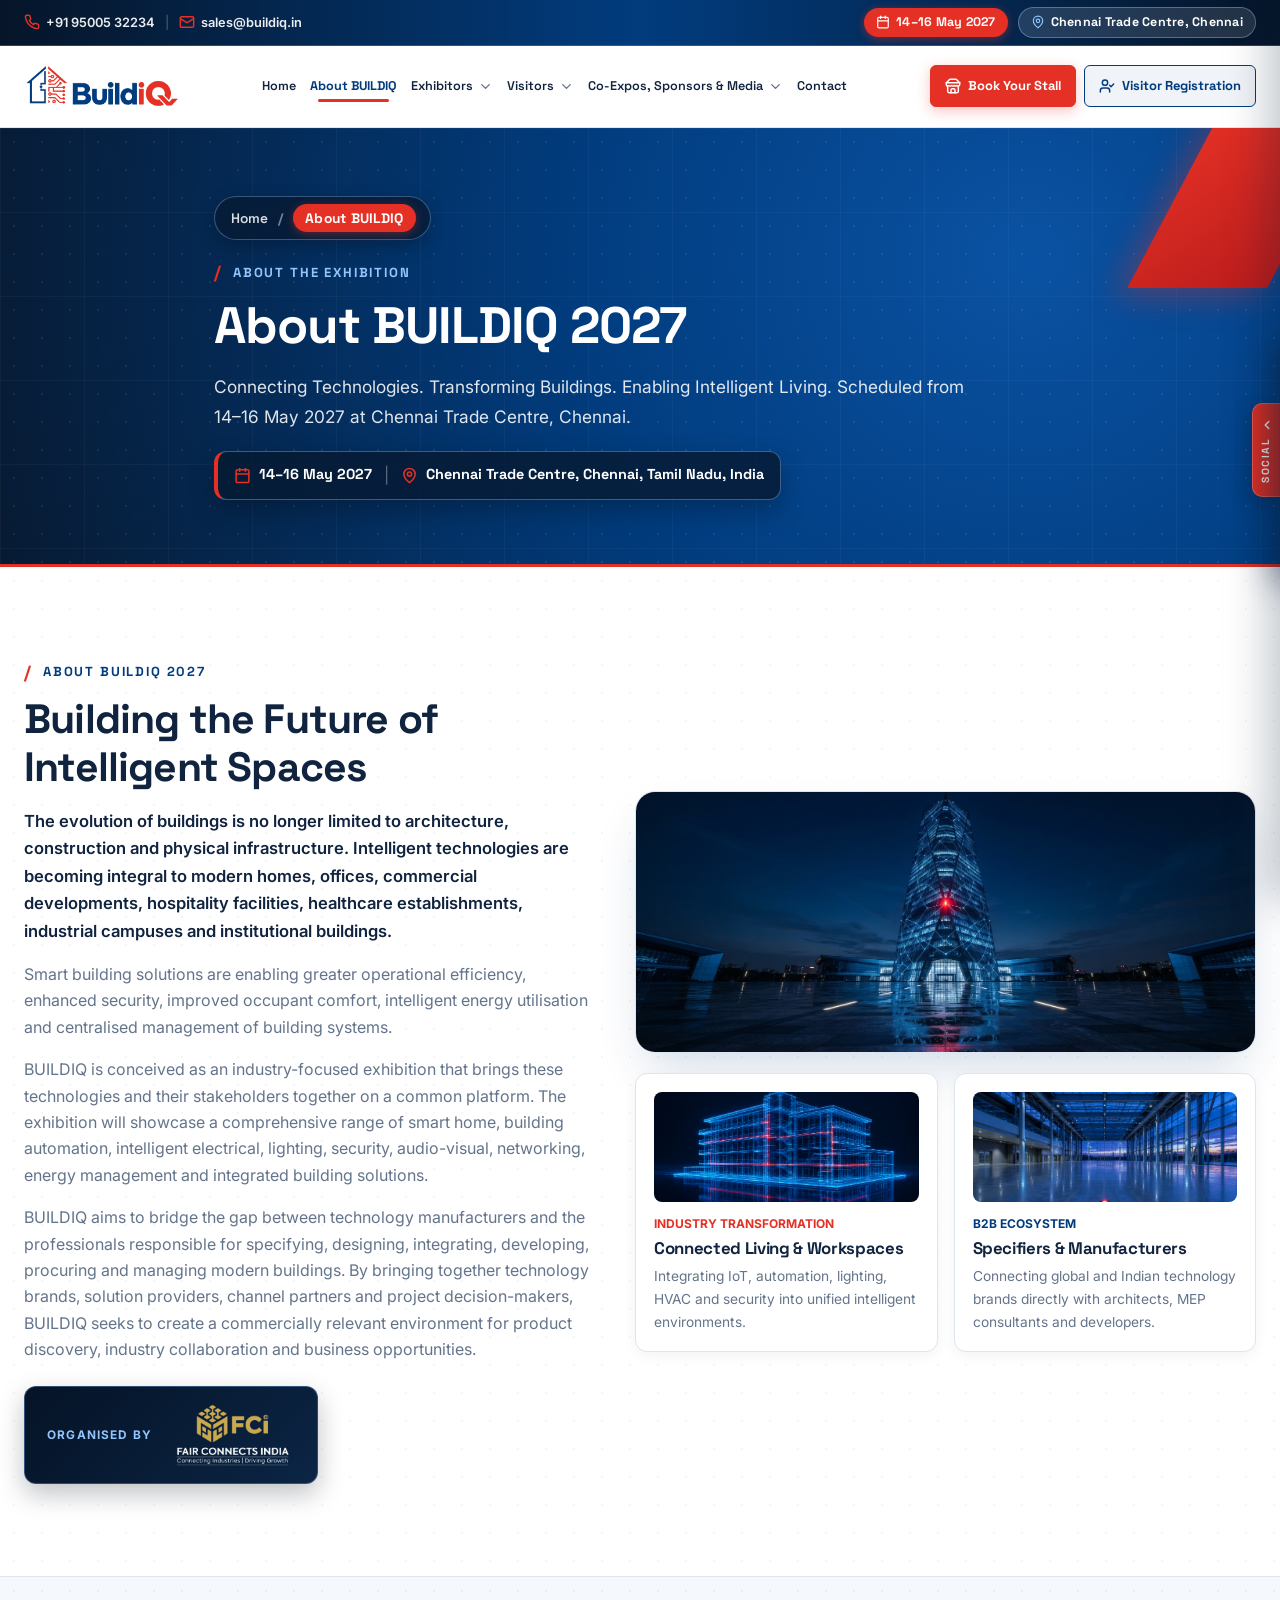
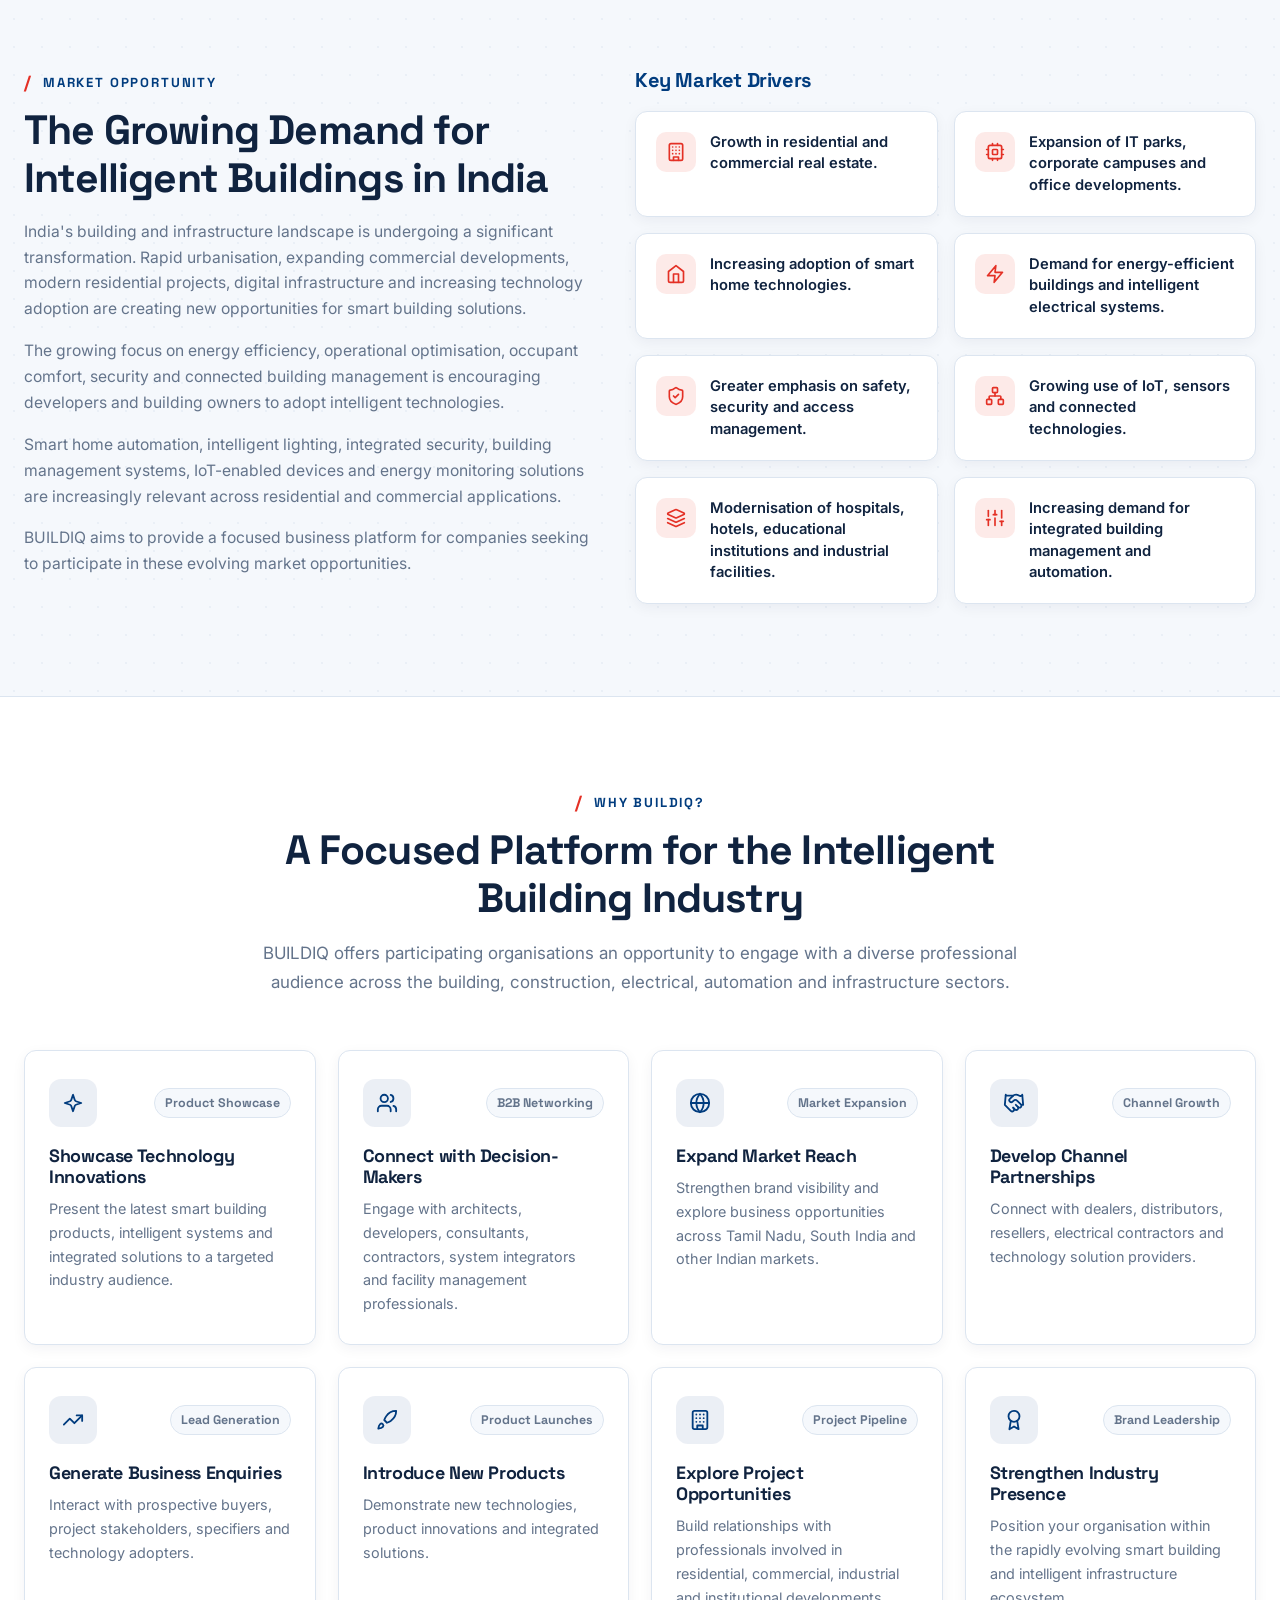
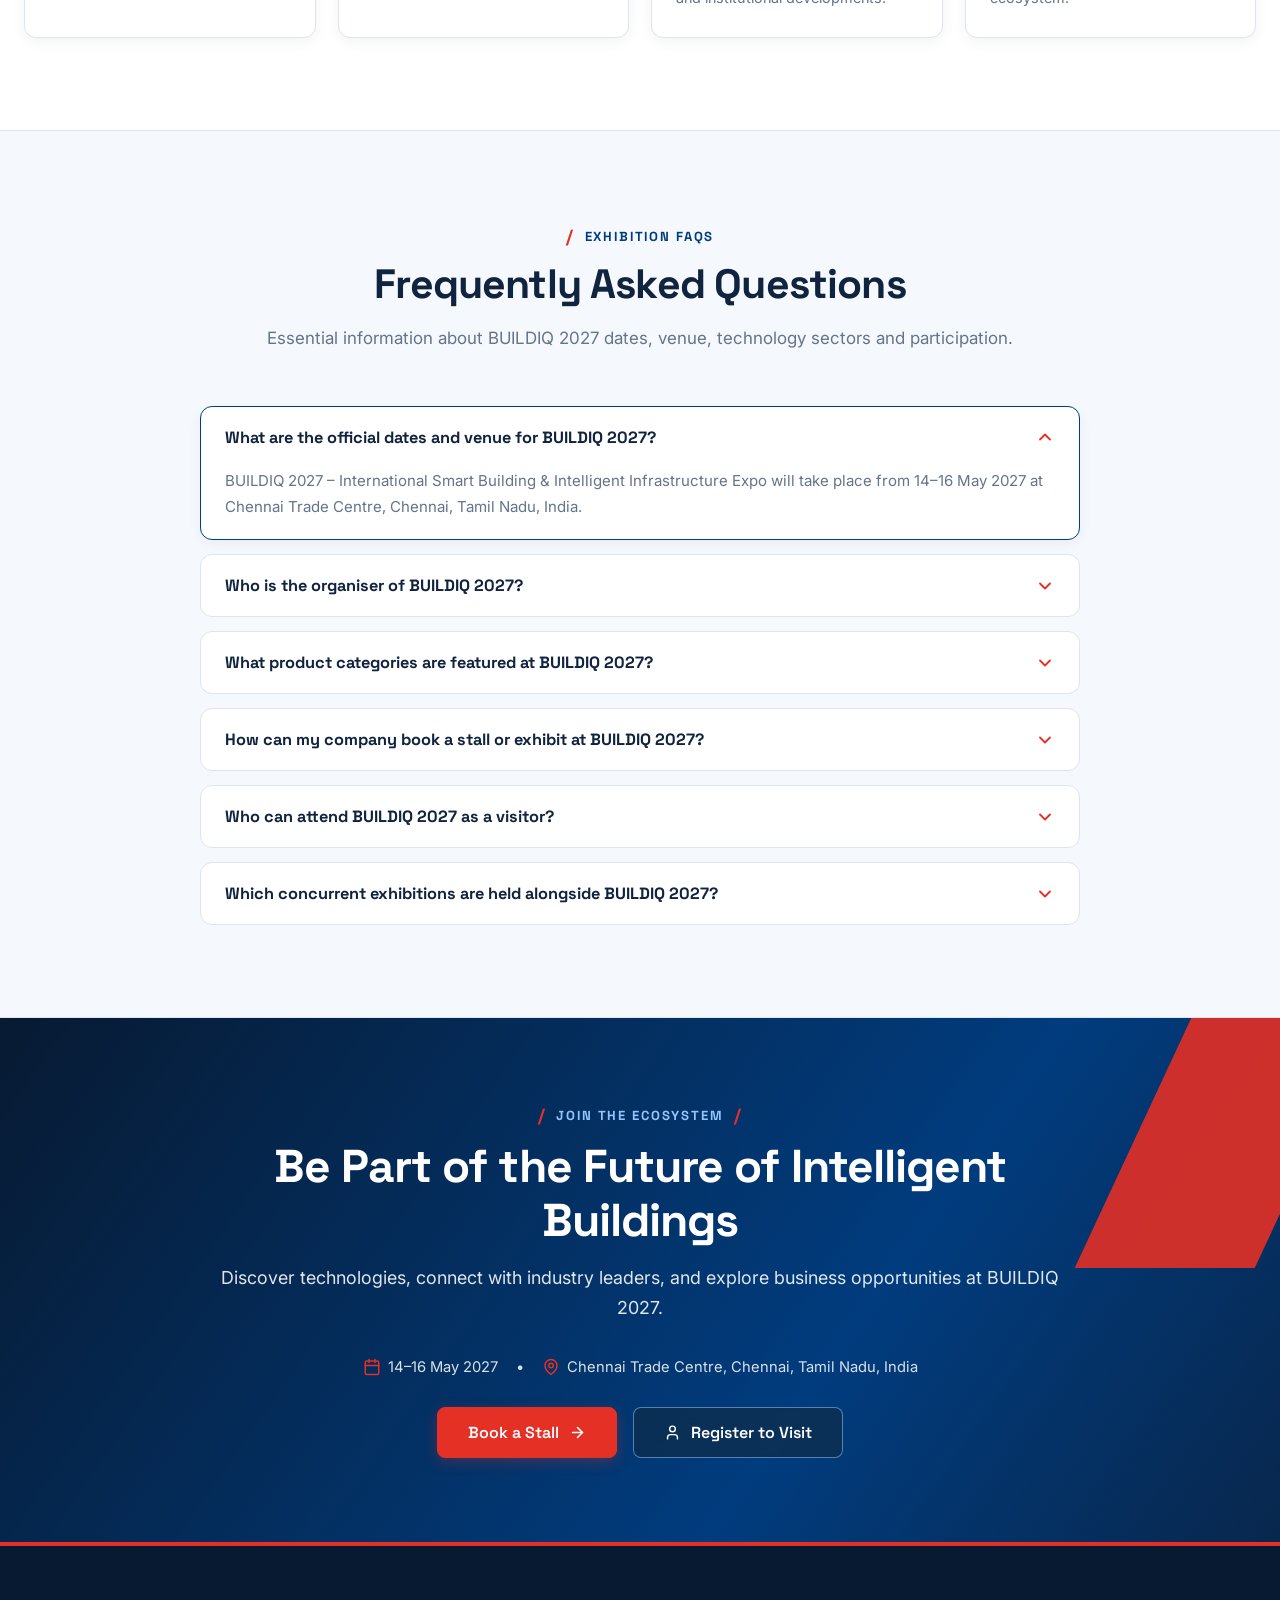
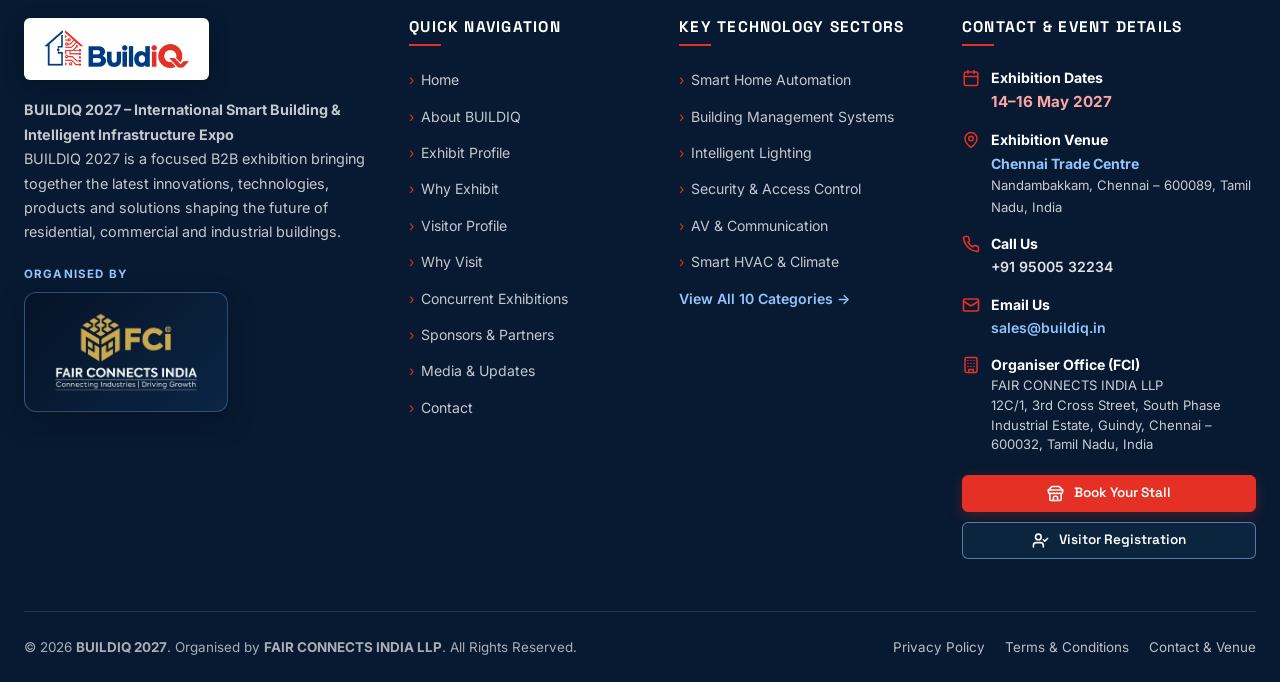
<file: about.html>
<!DOCTYPE html>
<html lang="en">
<head>
  <meta charset="UTF-8" />
  <meta name="viewport" content="width=device-width, initial-scale=1.0" />
  <title>About BUILDIQ 2027 – Building the Future of Intelligent Spaces | Chennai</title>
  <meta
    name="description"
    content="Learn about BUILDIQ 2027 (14–16 May 2027, Chennai Trade Centre), organised by FAIR CONNECTS INDIA LLP. Discover India's B2B platform for smart buildings, IoT and intelligent infrastructure."
  />
  <link rel="icon" type="image/png" href="assets/images/buildiq-logo.png" />
  <link rel="preconnect" href="https://fonts.googleapis.com" />
  <link rel="preconnect" href="https://fonts.gstatic.com" crossorigin />
  <link
    href="https://fonts.googleapis.com/css2?family=Inter:wght@400;500;600;700&family=Plus+Jakarta+Sans:wght@500;600;700;800&family=Space+Grotesk:wght@500;600;700;800&display=swap"
    rel="stylesheet"
  />
  <link rel="stylesheet" href="assets/css/styles.css" />
</head>
<body>
  <!-- Common Sticky Header (Loaded dynamically via components.js) -->
  <div id="site-header"></div>

  <main id="main-content">
    <!-- Page Hero Banner -->
    <section class="page-hero circuit-bg-dark">
      <div class="hero-corner-top-right"></div>
      <div class="container page-hero-inner">
        <nav class="breadcrumb" aria-label="Breadcrumb">
          <a href="index.html">Home</a>
          <span class="sep">/</span>
          <span class="current" aria-current="page">About BUILDIQ</span>
        </nav>
        <div class="eyebrow">
          <span class="slash">/</span>
          <span>ABOUT THE EXHIBITION</span>
        </div>
        <h1>About BUILDIQ 2027</h1>
        <p>
          Connecting Technologies. Transforming Buildings. Enabling Intelligent Living. Scheduled from 14–16 May 2027 at Chennai Trade Centre, Chennai.
        </p>
        <div class="page-hero-highlight-strip">
          <div class="page-hero-highlight-item">
            <svg viewBox="0 0 24 24" fill="none" stroke="currentColor" stroke-width="2.2" stroke-linecap="round" stroke-linejoin="round"><rect width="18" height="18" x="3" y="4" rx="2" ry="2"/><line x1="16" x2="16" y1="2" y2="6"/><line x1="8" x2="8" y1="2" y2="6"/><line x1="3" x2="21" y1="10" y2="10"/></svg>
            <span>14–16 May 2027</span>
          </div>
          <span style="color:rgba(255,255,255,0.35);">|</span>
          <div class="page-hero-highlight-item">
            <svg viewBox="0 0 24 24" fill="none" stroke="currentColor" stroke-width="2.2" stroke-linecap="round" stroke-linejoin="round"><path d="M20 10c0 6-8 12-8 12s-8-6-8-12a8 8 0 0 1 16 0Z"/><circle cx="12" cy="10" r="3"/></svg>
            <span>Chennai Trade Centre, Chennai, Tamil Nadu, India</span>
          </div>
        </div>
      </div>
    </section>

    <!-- Building the Future of Intelligent Spaces -->
    <section class="section section-white circuit-bg">
      <div class="container">
        <div class="market-split" style="align-items:center;">
          <div>
            <div class="eyebrow">
              <span class="slash">/</span>
              <span>ABOUT BUILDIQ 2027</span>
            </div>
            <h2 class="section-title">Building the Future of Intelligent Spaces</h2>
            <p style="color:var(--color-text); font-weight:600; font-size:1.04rem; margin-bottom:16px;">
              The evolution of buildings is no longer limited to architecture, construction and physical infrastructure. Intelligent technologies are becoming integral to modern homes, offices, commercial developments, hospitality facilities, healthcare establishments, industrial campuses and institutional buildings.
            </p>
            <p style="color:var(--color-muted); margin-bottom:16px;">
              Smart building solutions are enabling greater operational efficiency, enhanced security, improved occupant comfort, intelligent energy utilisation and centralised management of building systems.
            </p>
            <p style="color:var(--color-muted); margin-bottom:16px;">
              BUILDIQ is conceived as an industry-focused exhibition that brings these technologies and their stakeholders together on a common platform. The exhibition will showcase a comprehensive range of smart home, building automation, intelligent electrical, lighting, security, audio-visual, networking, energy management and integrated building solutions.
            </p>
            <p style="color:var(--color-muted); margin-bottom:24px;">
              BUILDIQ aims to bridge the gap between technology manufacturers and the professionals responsible for specifying, designing, integrating, developing, procuring and managing modern buildings. By bringing together technology brands, solution providers, channel partners and project decision-makers, BUILDIQ seeks to create a commercially relevant environment for product discovery, industry collaboration and business opportunities.
            </p>
            <div style="display:inline-flex; align-items:center; gap:18px; background:linear-gradient(135deg, #051326 0%, #0B2545 100%); border:1px solid rgba(147, 197, 253, 0.3); padding:14px 22px; border-radius:var(--radius-md); box-shadow:0 10px 26px rgba(4, 12, 24, 0.25);">
              <span style="font-size:0.74rem; font-weight:700; text-transform:uppercase; letter-spacing:0.1em; color:#93C5FD;">Organised By</span>
              <img src="assets/images/logos/fairconnects-logo.png" alt="FAIR CONNECTS INDIA LLP" style="height:68px; width:auto; object-fit:contain; display:block;" />
            </div>
          </div>

          <div>
            <div style="border-radius:var(--radius-lg); overflow:hidden; box-shadow:var(--shadow-card-hover); border:1px solid var(--color-border); margin-bottom:20px;">
              <img src="assets/images/smart-building-tower.jpg" alt="BUILDIQ 2027 Intelligent Building Architecture" style="width:100%; height:260px; object-fit:cover;" />
            </div>

            <div class="form-grid" style="gap:16px;">
              <div class="benefit-card" style="padding:18px;">
                <div style="height:110px; border-radius:8px; overflow:hidden; margin-bottom:12px;">
                  <img src="assets/images/smart-building-software.png" alt="3D Digital Twin &amp; Building Automation" style="width:100%; height:100%; object-fit:cover;" />
                </div>
                <span style="font-size:0.75rem; font-weight:700; color:var(--color-secondary); text-transform:uppercase;">Industry Transformation</span>
                <h3 style="font-size:1.05rem; margin:6px 0;">Connected Living &amp; Workspaces</h3>
                <p style="font-size:0.86rem;">Integrating IoT, automation, lighting, HVAC and security into unified intelligent environments.</p>
              </div>
              <div class="benefit-card" style="padding:18px;">
                <div style="height:110px; border-radius:8px; overflow:hidden; margin-bottom:12px;">
                  <img src="assets/images/chennai-trade-centre-hall.png" alt="BUILDIQ B2B Exhibition Floor" style="width:100%; height:100%; object-fit:cover;" />
                </div>
                <span style="font-size:0.75rem; font-weight:700; color:var(--color-primary); text-transform:uppercase;">B2B Ecosystem</span>
                <h3 style="font-size:1.05rem; margin:6px 0;">Specifiers &amp; Manufacturers</h3>
                <p style="font-size:0.86rem;">Connecting global and Indian technology brands directly with architects, MEP consultants and developers.</p>
              </div>
            </div>
          </div>
        </div>
      </div>
    </section>

    <!-- Market Opportunity Section (8 Market Drivers from JSON) -->
    <section class="section section-light circuit-bg">
      <div class="container">
        <div class="market-split">
          <div>
            <div class="eyebrow">
              <span class="slash">/</span>
              <span>MARKET OPPORTUNITY</span>
            </div>
            <h2 class="section-title">The Growing Demand for Intelligent Buildings in India</h2>
            <p style="color:var(--color-muted); margin-bottom:16px; font-size:0.98rem;">
              India's building and infrastructure landscape is undergoing a significant transformation. Rapid urbanisation, expanding commercial developments, modern residential projects, digital infrastructure and increasing technology adoption are creating new opportunities for smart building solutions.
            </p>
            <p style="color:var(--color-muted); margin-bottom:16px; font-size:0.98rem;">
              The growing focus on energy efficiency, operational optimisation, occupant comfort, security and connected building management is encouraging developers and building owners to adopt intelligent technologies.
            </p>
            <p style="color:var(--color-muted); margin-bottom:16px; font-size:0.98rem;">
              Smart home automation, intelligent lighting, integrated security, building management systems, IoT-enabled devices and energy monitoring solutions are increasingly relevant across residential and commercial applications.
            </p>
            <p style="color:var(--color-muted); margin-bottom:16px; font-size:0.98rem;">
              BUILDIQ aims to provide a focused business platform for companies seeking to participate in these evolving market opportunities.
            </p>
          </div>

          <div>
            <h3 style="font-size:1.25rem; margin-bottom:18px; color:var(--color-primary);">
              Key Market Drivers
            </h3>
            <!-- Dynamic 8 Market Driver Cards -->
            <div class="market-drivers-grid" id="market-drivers-grid"></div>
          </div>
        </div>
      </div>
    </section>

    <!-- Why BUILDIQ Section (8 Benefit Cards from JSON) -->
    <section class="section section-white">
      <div class="container">
        <div class="section-heading center">
          <div class="eyebrow">
            <span class="slash">/</span>
            <span>WHY BUILDIQ?</span>
          </div>
          <h2 class="section-title">A Focused Platform for the Intelligent Building Industry</h2>
          <p class="section-subtitle">
            BUILDIQ offers participating organisations an opportunity to engage with a diverse professional audience across the building, construction, electrical, automation and infrastructure sectors.
          </p>
        </div>

        <!-- Dynamic 8 Benefit Cards -->
        <div class="benefits-grid" id="why-buildiq-grid"></div>
      </div>
    </section>

    <!-- Frequently Asked Questions (6 FAQ Items from JSON) -->
    <section class="section section-light">
      <div class="container">
        <div class="section-heading center">
          <div class="eyebrow"><span class="slash">/</span><span>EXHIBITION FAQS</span></div>
          <h2 class="section-title">Frequently Asked Questions</h2>
          <p class="section-subtitle">Essential information about BUILDIQ 2027 dates, venue, technology sectors and participation.</p>
        </div>
        <!-- Dynamic FAQ Accordion List -->
        <div class="faq-list" id="faq-accordion-list"></div>
      </div>
    </section>

    <!-- Final CTA Banner -->
    <section class="final-cta-section circuit-bg-dark">
      <div class="final-cta-ribbon"></div>
      <div class="container">
        <div class="final-cta-box">
          <div class="eyebrow" style="justify-content:center; color:#93C5FD;">
            <span class="slash">/</span>
            <span>JOIN THE ECOSYSTEM</span>
            <span class="slash">/</span>
          </div>
          <h2>Be Part of the Future of Intelligent Buildings</h2>
          <p>Discover technologies, connect with industry leaders, and explore business opportunities at BUILDIQ 2027.</p>
          <div style="display:inline-flex; flex-wrap:wrap; justify-content:center; gap:18px; margin-bottom:28px; font-size:0.92rem; color:rgba(255,255,255,0.85);">
            <span style="display:inline-flex; align-items:center; gap:7px;">
              <span style="color:var(--color-secondary); display:flex;">
                <svg width="18" height="18" viewBox="0 0 24 24" fill="none" stroke="currentColor" stroke-width="2" stroke-linecap="round" stroke-linejoin="round"><rect width="18" height="18" x="3" y="4" rx="2" ry="2"/><line x1="16" x2="16" y1="2" y2="6"/><line x1="8" x2="8" y1="2" y2="6"/><line x1="3" x2="21" y1="10" y2="10"/></svg>
              </span>
              14–16 May 2027
            </span>
            <span>•</span>
            <span style="display:inline-flex; align-items:center; gap:7px;">
              <span style="color:var(--color-secondary); display:flex;">
                <svg width="18" height="18" viewBox="0 0 24 24" fill="none" stroke="currentColor" stroke-width="2" stroke-linecap="round" stroke-linejoin="round"><path d="M20 10c0 6-8 12-8 12s-8-6-8-12a8 8 0 0 1 16 0Z"/><circle cx="12" cy="10" r="3"/></svg>
              </span>
              Chennai Trade Centre, Chennai, Tamil Nadu, India
            </span>
          </div>
          <div class="final-cta-actions">
            <a href="contact.html?form=exhibitor-enquiry" class="btn btn-primary btn-lg">
              <span>Book a Stall</span>
              <svg class="arrow-icon" width="18" height="18" viewBox="0 0 24 24" fill="none" stroke="currentColor" stroke-width="2.2" stroke-linecap="round" stroke-linejoin="round"><path d="M5 12h14"/><path d="m12 5 7 7-7 7"/></svg>
            </a>
            <a href="contact.html?form=visitor-registration" class="btn btn-glass btn-lg">
              <svg width="18" height="18" viewBox="0 0 24 24" fill="none" stroke="currentColor" stroke-width="2" stroke-linecap="round" stroke-linejoin="round"><path d="M19 21v-2a4 4 0 0 0-4-4H9a4 4 0 0 0-4 4v2"/><circle cx="12" cy="7" r="4"/></svg>
              <span>Register to Visit</span>
            </a>
          </div>
        </div>
      </div>
    </section>
  </main>

  <!-- Common Footer + Floating Social Sidebar (Loaded dynamically via components.js) -->
  <div id="site-footer"></div>

  <script src="assets/js/data.js"></script>
  <script src="assets/js/components.js"></script>
  <script src="assets/js/forms.js"></script>
  <script src="assets/js/main.js"></script>
</body>
</html>
</file>
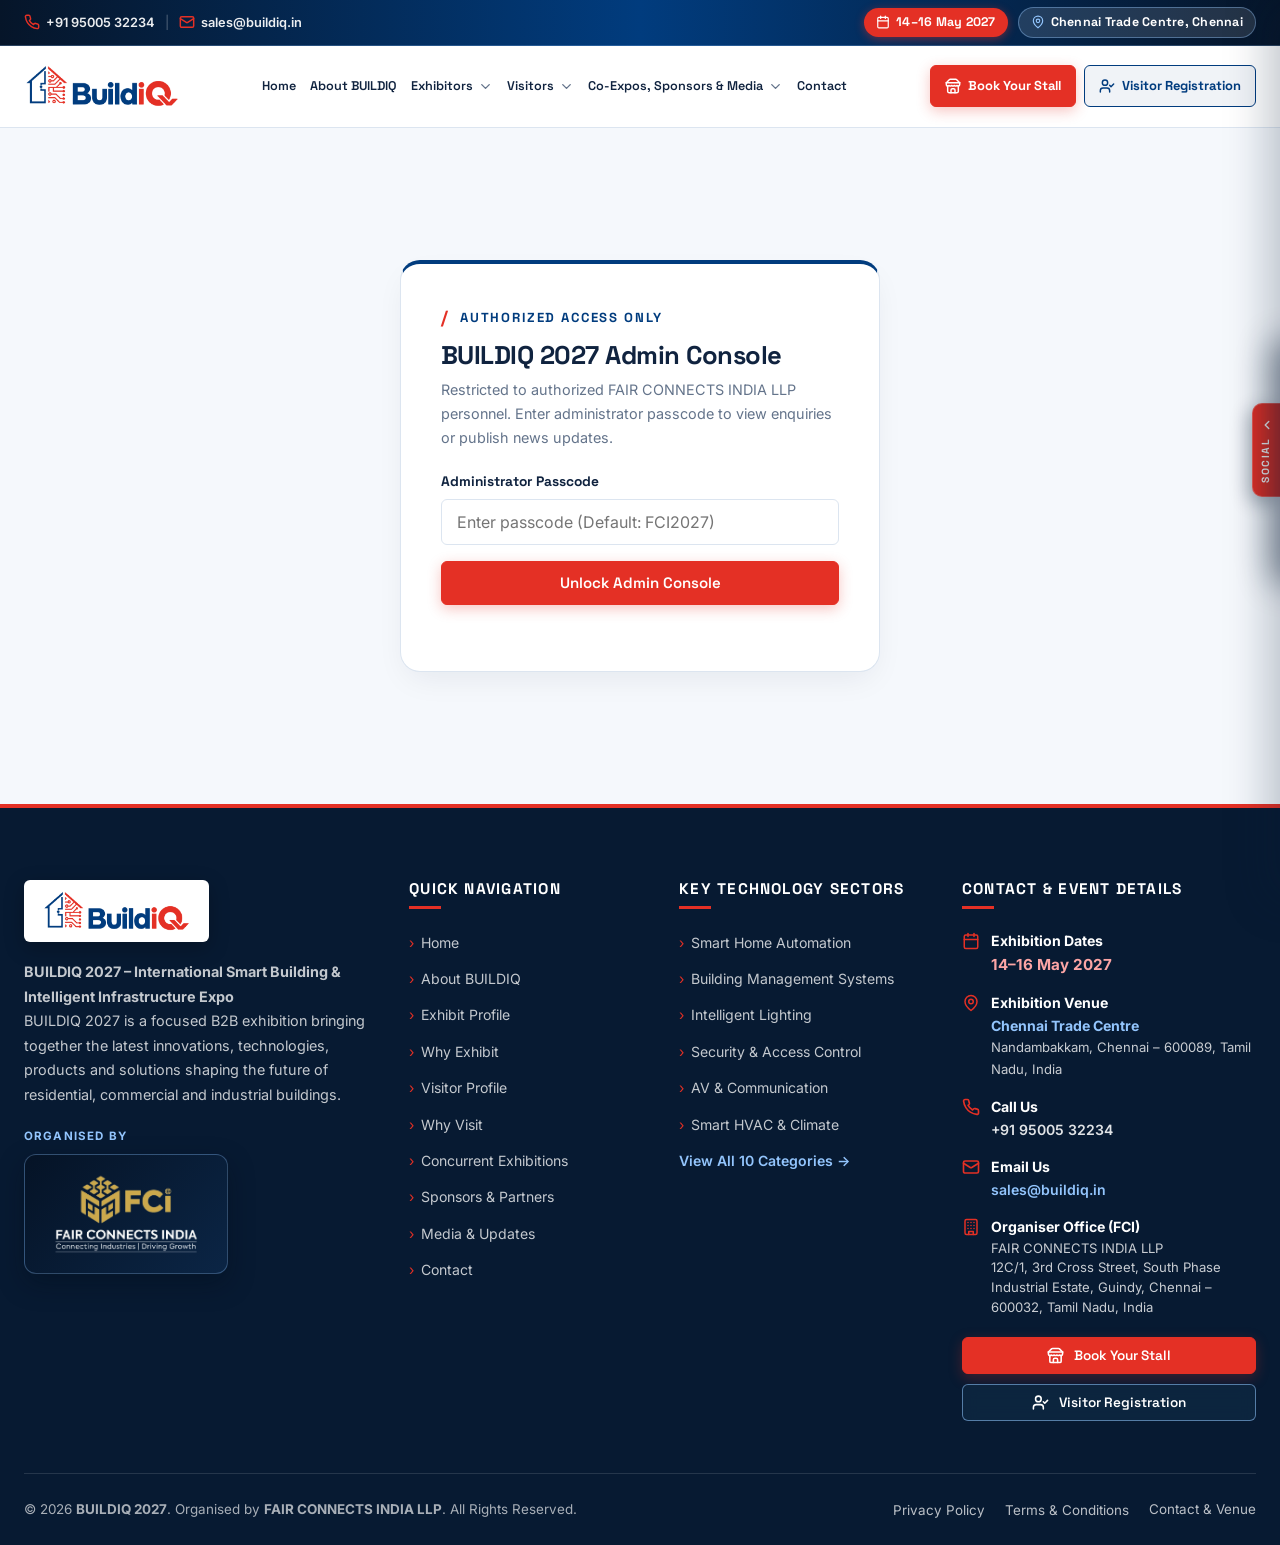
<file: admin.html>
<!DOCTYPE html>
<html lang="en">
<head>
  <meta charset="UTF-8" />
  <meta name="viewport" content="width=device-width, initial-scale=1.0" />
  <meta name="robots" content="noindex, nofollow" />
  <title>Admin Portal – BUILDIQ 2027 Content &amp; Enquiry Management</title>
  <link rel="icon" type="image/png" href="assets/images/buildiq-logo.png" />
  <link rel="preconnect" href="https://fonts.googleapis.com" />
  <link rel="preconnect" href="https://fonts.gstatic.com" crossorigin />
  <link
    href="https://fonts.googleapis.com/css2?family=Inter:wght@400;500;600;700&family=Space+Grotesk:wght@600;700&display=swap"
    rel="stylesheet"
  />
  <link rel="stylesheet" href="assets/css/styles.css" />
</head>
<body style="background:var(--color-light);">
  <div id="site-header"></div>

  <main id="main-content" class="section">
    <div class="container">
      <!-- Auth Gate -->
      <div id="admin-login-box" class="form-card" style="max-width:480px; margin:40px auto;">
        <div class="eyebrow"><span class="slash">/</span><span>AUTHORIZED ACCESS ONLY</span></div>
        <h2 style="font-size:1.6rem; margin-bottom:8px;">BUILDIQ 2027 Admin Console</h2>
        <p style="color:var(--color-muted); font-size:0.9rem; margin-bottom:20px;">
          Restricted to authorized FAIR CONNECTS INDIA LLP personnel. Enter administrator passcode to view enquiries or publish news updates.
        </p>
        <form id="admin-auth-form">
          <div class="form-field" style="margin-bottom:16px;">
            <label class="form-label" for="admin-passcode">Administrator Passcode</label>
            <input type="password" id="admin-passcode" class="form-input" placeholder="Enter passcode (Default: FCI2027)" required />
          </div>
          <button type="submit" class="btn btn-primary" style="width:100%;">Unlock Admin Console</button>
          <div id="admin-auth-error" class="form-error-msg" style="margin-top:8px;"></div>
        </form>
      </div>

      <!-- Protected Dashboard -->
      <div id="admin-dashboard" style="display:none;">
        <div style="display:flex; flex-wrap:wrap; align-items:center; justify-content:space-between; gap:16px; margin-bottom:28px;">
          <div>
            <div class="eyebrow"><span class="slash">/</span><span>FCI ADMIN MANAGEMENT</span></div>
            <h1 style="font-size:2rem;">Enquiries &amp; Media Management</h1>
          </div>
          <div style="display:flex; gap:10px;">
            <button type="button" id="admin-export-btn" class="btn btn-secondary btn-sm">Export Current View (JSON)</button>
            <button type="button" id="admin-logout-btn" class="btn btn-outline-red btn-sm">Lock Console</button>
          </div>
        </div>

        <div class="form-tabs-bar" id="admin-tabs">
          <button type="button" class="form-tab-btn active" data-entity="ExhibitorEnquiries">Exhibitor Enquiries</button>
          <button type="button" class="form-tab-btn" data-entity="VisitorRegistrations">Visitor Registrations</button>
          <button type="button" class="form-tab-btn" data-entity="SponsorshipEnquiries">Sponsorship Enquiries</button>
          <button type="button" class="form-tab-btn" data-entity="ContactEnquiries">Contact Enquiries</button>
          <button type="button" class="form-tab-btn" data-entity="News">Manage News &amp; Updates</button>
        </div>

        <div id="admin-records-mount" class="form-card"></div>
      </div>
    </div>
  </main>

  <div id="site-footer"></div>

  <script src="assets/js/data.js"></script>
  <script src="assets/js/components.js"></script>
  <script src="assets/js/forms.js"></script>
  <script src="assets/js/main.js"></script>
  <script>
    document.addEventListener('DOMContentLoaded', function () {
      const loginBox = document.getElementById('admin-login-box');
      const dashBox = document.getElementById('admin-dashboard');
      const authForm = document.getElementById('admin-auth-form');
      const errEl = document.getElementById('admin-auth-error');
      const mount = document.getElementById('admin-records-mount');
      let currentEntity = 'ExhibitorEnquiries';

      function renderEntityView(entityName) {
        currentEntity = entityName;
        const records = window.BUILDIQ_FORMS.getEntityRecords(entityName);

        if (entityName === 'News') {
          mount.innerHTML = `
            <h3 style="margin-bottom:14px;">Publish Official News / Announcement</h3>
            <form id="admin-news-form" class="form-grid" style="margin-bottom:32px; padding-bottom:24px; border-bottom:1px solid var(--color-border);">
              <div class="form-field">
                <label class="form-label">Headline Title *</label>
                <input type="text" name="title" class="form-input" required placeholder="e.g. Exhibitor Bookings Open for BUILDIQ 2027" />
              </div>
              <div class="form-field">
                <label class="form-label">Category Tag *</label>
                <input type="text" name="category" class="form-input" required placeholder="e.g. Press Release" />
              </div>
              <div class="form-field col-span-2">
                <label class="form-label">Short Summary *</label>
                <textarea name="summary" class="form-textarea" style="min-height:80px;" required placeholder="Enter official announcement summary..."></textarea>
              </div>
              <div class="form-field col-span-2">
                <button type="submit" class="btn btn-primary">Publish Announcement</button>
              </div>
            </form>
            <h4 style="margin-bottom:12px;">Published Announcements (${records.length})</h4>
            ${records.length === 0 ? '<p style="color:var(--color-muted);">No custom announcements published yet. The public Media page displays the official empty state.</p>' : ''}
            <div style="display:flex; flex-direction:column; gap:10px;">
              ${records.map((r) => `<div style="padding:14px; background:var(--color-light); border-radius:8px; border:1px solid var(--color-border); display:flex; justify-content:space-between; align-items:center;"><div><strong>${r.title}</strong> <span style="font-size:0.8rem; color:var(--color-secondary);">(${r.category})</span><p style="font-size:0.86rem; color:var(--color-muted);">${r.summary}</p></div></div>`).join('')}
            </div>
          `;

          const newsForm = document.getElementById('admin-news-form');
          if (newsForm) {
            newsForm.addEventListener('submit', function (e) {
              e.preventDefault();
              window.BUILDIQ_FORMS.saveEntityRecord('News', {
                title: newsForm.elements.title.value.trim(),
                category: newsForm.elements.category.value.trim(),
                summary: newsForm.elements.summary.value.trim(),
                date: new Date().toLocaleDateString('en-IN', { day: 'numeric', month: 'short', year: 'numeric' }),
                published: true
              });
              renderEntityView('News');
            });
          }
          return;
        }

        if (records.length === 0) {
          mount.innerHTML = `<p style="color:var(--color-muted); text-align:center; padding:28px;">No records submitted yet in <strong>${entityName}</strong>.</p>`;
          return;
        }

        mount.innerHTML = `
          <h3 style="margin-bottom:16px;">${entityName} (${records.length} Submissions)</h3>
          <div style="overflow-x:auto;">
            <table style="width:100%; border-collapse:collapse; font-size:0.86rem;">
              <thead>
                <tr style="background:var(--color-light); text-align:left; border-bottom:2px solid var(--color-border);">
                  <th style="padding:10px;">Ref ID</th>
                  <th style="padding:10px;">Date</th>
                  <th style="padding:10px;">Name</th>
                  <th style="padding:10px;">Company</th>
                  <th style="padding:10px;">Email &amp; Mobile</th>
                  <th style="padding:10px;">Details</th>
                </tr>
              </thead>
              <tbody>
                ${records
                  .map(
                    (r) => `
                  <tr style="border-bottom:1px solid var(--color-border);">
                    <td style="padding:10px; font-weight:700; color:var(--color-primary);">${r.id}</td>
                    <td style="padding:10px;">${new Date(r.submittedAt).toLocaleString()}</td>
                    <td style="padding:10px; font-weight:600;">${r.fullName || r.contactName || '-'}</td>
                    <td style="padding:10px;">${r.companyName || '-'}</td>
                    <td style="padding:10px;">${r.email}<br/>${r.mobile}</td>
                    <td style="padding:10px;">${r.productCategory || r.industry || r.sponsorshipInterest || r.enquiryType || ''} ${r.city ? '• ' + r.city : ''}</td>
                  </tr>
                `
                  )
                  .join('')}
              </tbody>
            </table>
          </div>
        `;
      }

      authForm.addEventListener('submit', function (e) {
        e.preventDefault();
        const code = document.getElementById('admin-passcode').value.trim();
        if (code === 'FCI2027' || code === 'BUILDIQ2027') {
          loginBox.style.display = 'none';
          dashBox.style.display = 'block';
          renderEntityView('ExhibitorEnquiries');
        } else {
          errEl.textContent = 'Invalid administrator passcode.';
        }
      });

      document.querySelectorAll('#admin-tabs [data-entity]').forEach(function (btn) {
        btn.addEventListener('click', function () {
          document.querySelectorAll('#admin-tabs [data-entity]').forEach((b) => b.classList.remove('active'));
          btn.classList.add('active');
          renderEntityView(btn.getAttribute('data-entity'));
        });
      });

      document.getElementById('admin-logout-btn').addEventListener('click', function () {
        dashBox.style.display = 'none';
        loginBox.style.display = 'block';
        document.getElementById('admin-passcode').value = '';
      });

      document.getElementById('admin-export-btn').addEventListener('click', function () {
        const data = window.BUILDIQ_FORMS.getEntityRecords(currentEntity);
        const blob = new Blob([JSON.stringify(data, null, 2)], { type: 'application/json' });
        const url = URL.createObjectURL(blob);
        const a = document.createElement('a');
        a.href = url;
        a.download = currentEntity + '-export.json';
        a.click();
      });
    });
  </script>
</body>
</html>
</file>
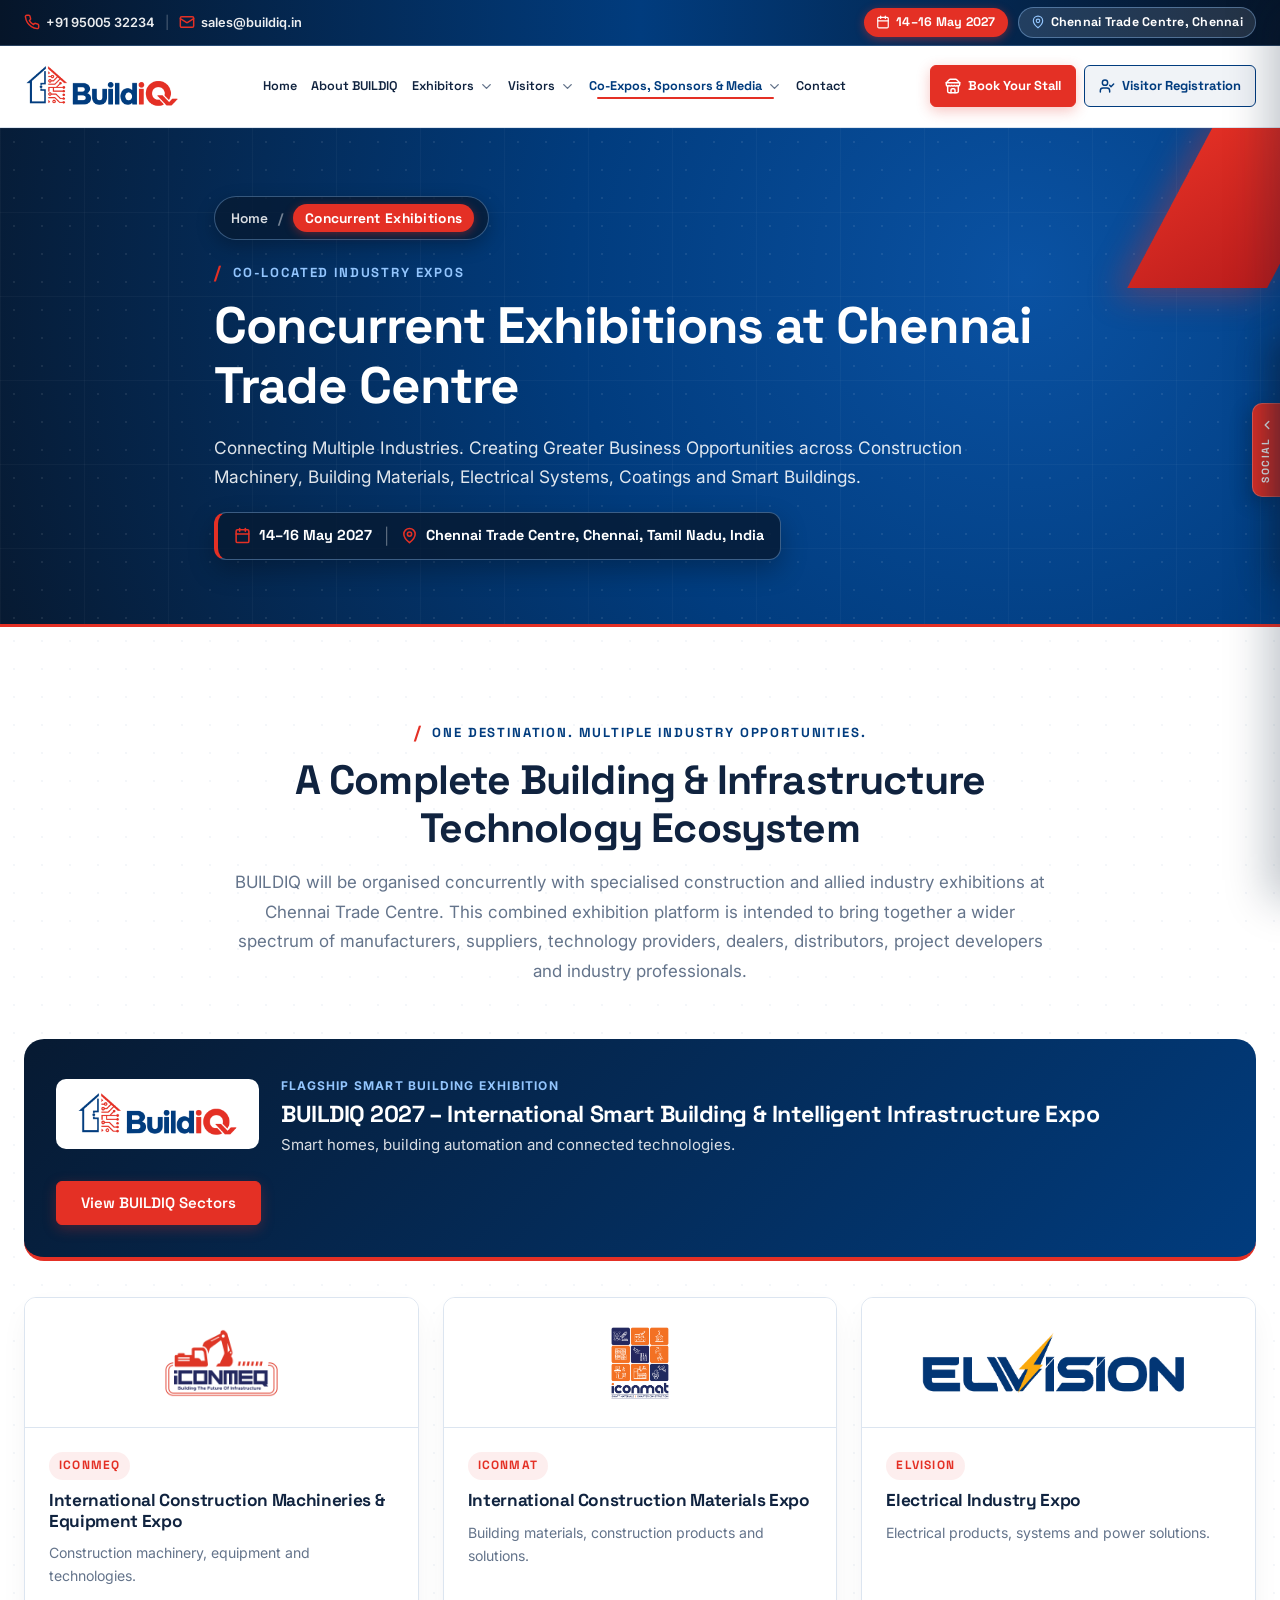
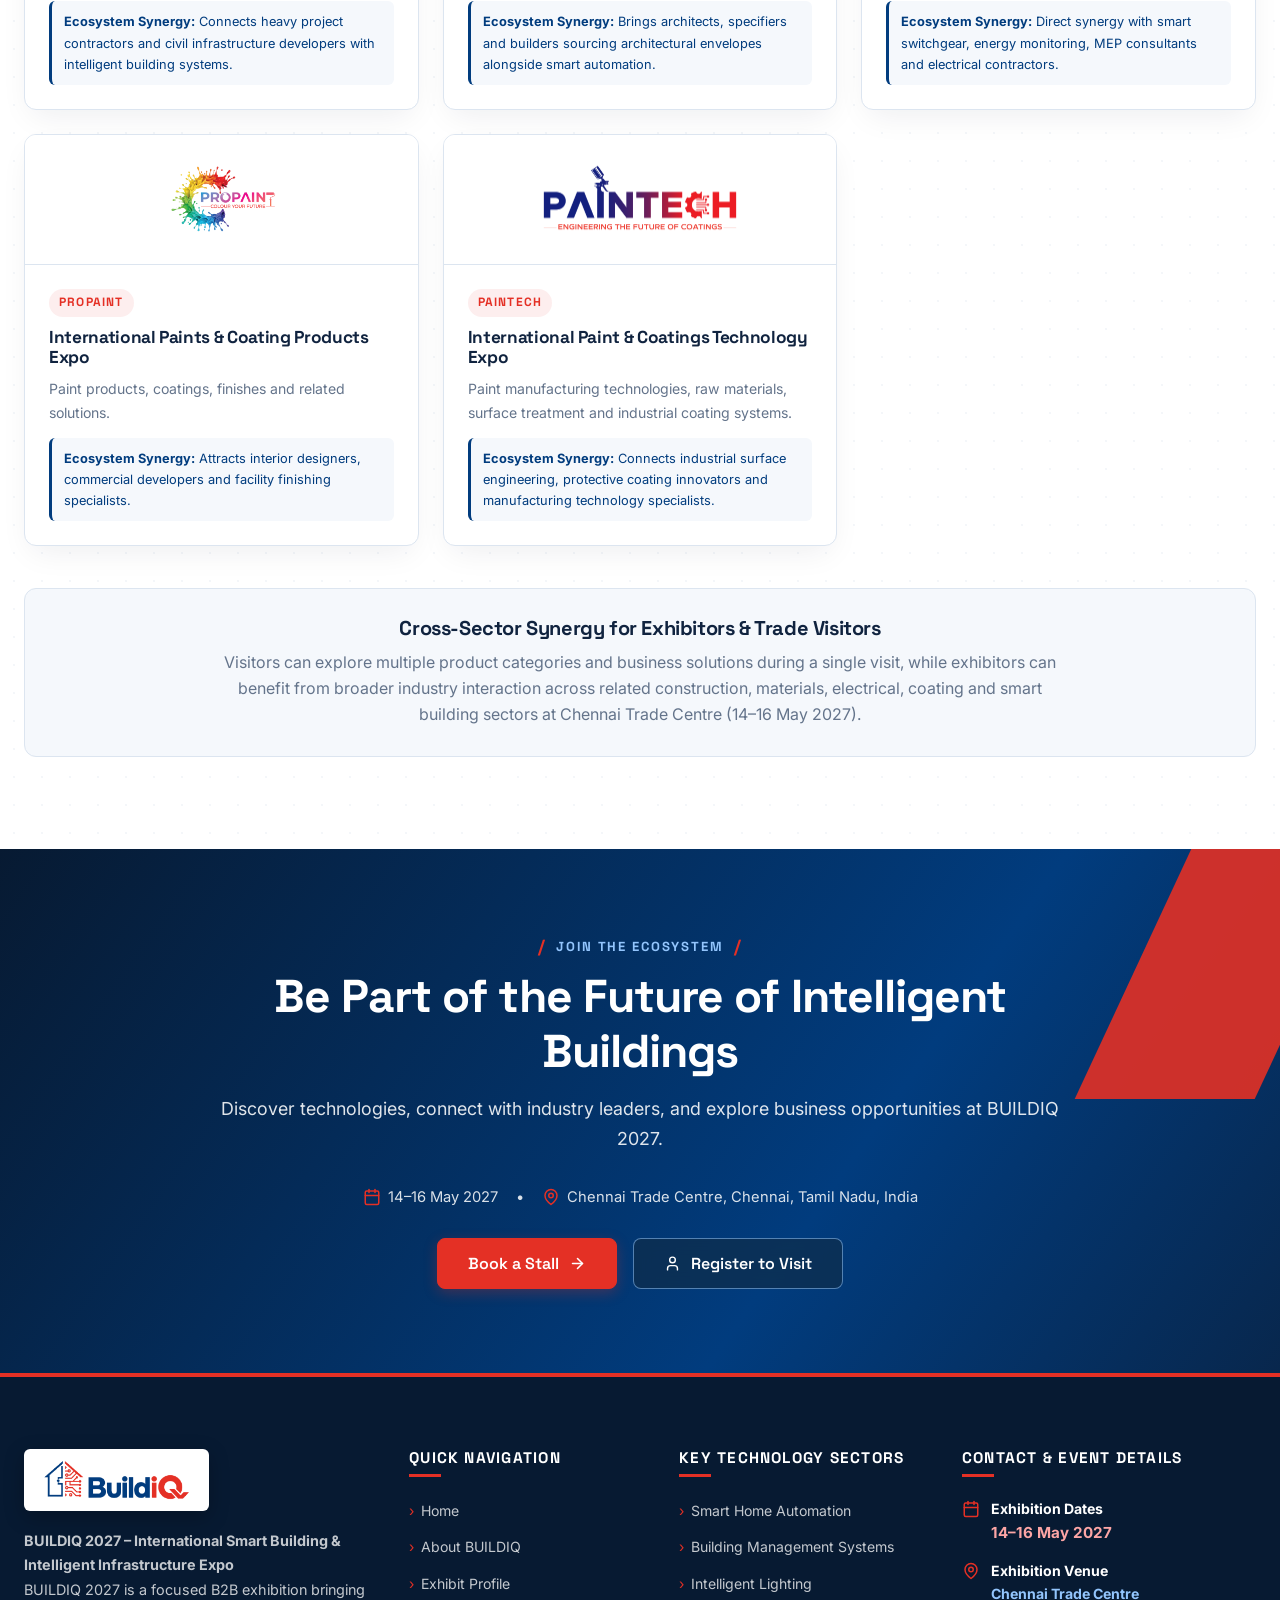
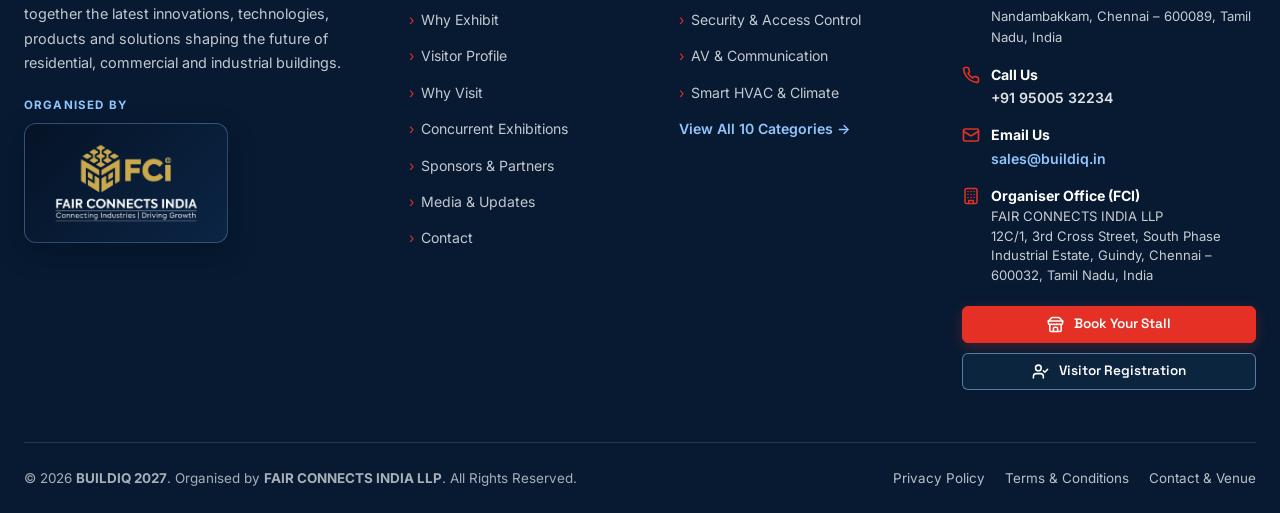
<file: concurrent-exhibitions.html>
<!DOCTYPE html>
<html lang="en">
<head>
  <meta charset="UTF-8" />
  <meta name="viewport" content="width=device-width, initial-scale=1.0" />
  <title>Concurrent Exhibitions – ICONMEQ, ICONMAT, ELVISION, PROPAINT &amp; PAINTECH | BUILDIQ 2027</title>
  <meta
    name="description"
    content="Explore the complete building technology ecosystem at Chennai Trade Centre. BUILDIQ 2027 is co-located with ICONMEQ, ICONMAT, ELVISION, PROPAINT and PAINTECH."
  />
  <link rel="icon" type="image/png" href="assets/images/buildiq-logo.png" />
  <link rel="preconnect" href="https://fonts.googleapis.com" />
  <link rel="preconnect" href="https://fonts.gstatic.com" crossorigin />
  <link
    href="https://fonts.googleapis.com/css2?family=Inter:wght@400;500;600;700&family=Plus+Jakarta+Sans:wght@500;600;700;800&family=Space+Grotesk:wght@500;600;700;800&display=swap"
    rel="stylesheet"
  />
  <link rel="stylesheet" href="assets/css/styles.css" />
</head>
<body>
  <!-- Common Sticky Header (Loaded dynamically via components.js) -->
  <div id="site-header"></div>

  <main id="main-content">
    <!-- Page Hero Banner -->
    <section class="page-hero circuit-bg-dark">
      <div class="hero-corner-top-right"></div>
      <div class="container page-hero-inner">
        <nav class="breadcrumb" aria-label="Breadcrumb">
          <a href="index.html">Home</a>
          <span class="sep">/</span>
          <span class="current" aria-current="page">Concurrent Exhibitions</span>
        </nav>
        <div class="eyebrow">
          <span class="slash">/</span>
          <span>CO-LOCATED INDUSTRY EXPOS</span>
        </div>
        <h1>Concurrent Exhibitions at Chennai Trade Centre</h1>
        <p>
          Connecting Multiple Industries. Creating Greater Business Opportunities across Construction Machinery, Building Materials, Electrical Systems, Coatings and Smart Buildings.
        </p>
        <div class="page-hero-highlight-strip">
          <div class="page-hero-highlight-item">
            <svg viewBox="0 0 24 24" fill="none" stroke="currentColor" stroke-width="2.2" stroke-linecap="round" stroke-linejoin="round"><rect width="18" height="18" x="3" y="4" rx="2" ry="2"/><line x1="16" x2="16" y1="2" y2="6"/><line x1="8" x2="8" y1="2" y2="6"/><line x1="3" x2="21" y1="10" y2="10"/></svg>
            <span>14–16 May 2027</span>
          </div>
          <span style="color:rgba(255,255,255,0.35);">|</span>
          <div class="page-hero-highlight-item">
            <svg viewBox="0 0 24 24" fill="none" stroke="currentColor" stroke-width="2.2" stroke-linecap="round" stroke-linejoin="round"><path d="M20 10c0 6-8 12-8 12s-8-6-8-12a8 8 0 0 1 16 0Z"/><circle cx="12" cy="10" r="3"/></svg>
            <span>Chennai Trade Centre, Chennai, Tamil Nadu, India</span>
          </div>
        </div>
      </div>
    </section>

    <section class="section section-white circuit-bg">
      <div class="container">
        <div class="section-heading center">
          <div class="eyebrow"><span class="slash">/</span><span>ONE DESTINATION. MULTIPLE INDUSTRY OPPORTUNITIES.</span></div>
          <h2 class="section-title">A Complete Building &amp; Infrastructure Technology Ecosystem</h2>
          <p class="section-subtitle">
            BUILDIQ will be organised concurrently with specialised construction and allied industry exhibitions at Chennai Trade Centre. This combined exhibition platform is intended to bring together a wider spectrum of manufacturers, suppliers, technology providers, dealers, distributors, project developers and industry professionals.
          </p>
        </div>

        <!-- Flagship Banner for BUILDIQ -->
        <div style="background:linear-gradient(135deg, var(--color-dark) 0%, var(--color-primary) 100%); border-radius:var(--radius-lg); padding:32px; color:#fff; display:flex; flex-wrap:wrap; align-items:center; justify-content:space-between; gap:24px; margin-bottom:36px; border-bottom:4px solid var(--color-secondary);">
          <div style="display:flex; align-items:center; gap:22px; flex-wrap:wrap;">
            <div style="background:#fff; padding:12px 20px; border-radius:10px;">
              <img src="assets/images/buildiq-logo.png" alt="BUILDIQ Official Logo" style="height:46px; width:auto;" />
            </div>
            <div>
              <span style="font-size:0.75rem; font-weight:700; letter-spacing:0.1em; color:#93C5FD; text-transform:uppercase;">Flagship Smart Building Exhibition</span>
              <h3 style="font-size:1.45rem; color:#fff; margin:4px 0;">BUILDIQ 2027 – International Smart Building &amp; Intelligent Infrastructure Expo</h3>
              <p style="color:rgba(255,255,255,0.85); font-size:0.94rem;">Smart homes, building automation and connected technologies.</p>
            </div>
          </div>
          <a href="exhibit-profile.html" class="btn btn-primary">
            <span>View BUILDIQ Sectors</span>
          </a>
        </div>

        <!-- Dynamic 5 Co-Located Exhibition Cards from JSON -->
        <div id="concurrent-grid" class="concurrent-grid"></div>

        <div style="margin-top:42px; background:var(--color-light); border:1px solid var(--color-border); border-radius:var(--radius-md); padding:28px; text-align:center;">
          <h3 style="font-size:1.25rem; margin-bottom:8px;">Cross-Sector Synergy for Exhibitors &amp; Trade Visitors</h3>
          <p style="color:var(--color-muted); max-width:860px; margin:0 auto;">
            Visitors can explore multiple product categories and business solutions during a single visit, while exhibitors can benefit from broader industry interaction across related construction, materials, electrical, coating and smart building sectors at Chennai Trade Centre (14–16 May 2027).
          </p>
        </div>
      </div>
    </section>

    <!-- Final CTA Banner -->
    <section class="final-cta-section circuit-bg-dark">
      <div class="final-cta-ribbon"></div>
      <div class="container">
        <div class="final-cta-box">
          <div class="eyebrow" style="justify-content:center; color:#93C5FD;">
            <span class="slash">/</span>
            <span>JOIN THE ECOSYSTEM</span>
            <span class="slash">/</span>
          </div>
          <h2>Be Part of the Future of Intelligent Buildings</h2>
          <p>Discover technologies, connect with industry leaders, and explore business opportunities at BUILDIQ 2027.</p>
          <div style="display:inline-flex; flex-wrap:wrap; justify-content:center; gap:18px; margin-bottom:28px; font-size:0.92rem; color:rgba(255,255,255,0.85);">
            <span style="display:inline-flex; align-items:center; gap:7px;">
              <span style="color:var(--color-secondary); display:flex;">
                <svg width="18" height="18" viewBox="0 0 24 24" fill="none" stroke="currentColor" stroke-width="2" stroke-linecap="round" stroke-linejoin="round"><rect width="18" height="18" x="3" y="4" rx="2" ry="2"/><line x1="16" x2="16" y1="2" y2="6"/><line x1="8" x2="8" y1="2" y2="6"/><line x1="3" x2="21" y1="10" y2="10"/></svg>
              </span>
              14–16 May 2027
            </span>
            <span>•</span>
            <span style="display:inline-flex; align-items:center; gap:7px;">
              <span style="color:var(--color-secondary); display:flex;">
                <svg width="18" height="18" viewBox="0 0 24 24" fill="none" stroke="currentColor" stroke-width="2" stroke-linecap="round" stroke-linejoin="round"><path d="M20 10c0 6-8 12-8 12s-8-6-8-12a8 8 0 0 1 16 0Z"/><circle cx="12" cy="10" r="3"/></svg>
              </span>
              Chennai Trade Centre, Chennai, Tamil Nadu, India
            </span>
          </div>
          <div class="final-cta-actions">
            <a href="contact.html?form=exhibitor-enquiry" class="btn btn-primary btn-lg">
              <span>Book a Stall</span>
              <svg class="arrow-icon" width="18" height="18" viewBox="0 0 24 24" fill="none" stroke="currentColor" stroke-width="2.2" stroke-linecap="round" stroke-linejoin="round"><path d="M5 12h14"/><path d="m12 5 7 7-7 7"/></svg>
            </a>
            <a href="contact.html?form=visitor-registration" class="btn btn-glass btn-lg">
              <svg width="18" height="18" viewBox="0 0 24 24" fill="none" stroke="currentColor" stroke-width="2" stroke-linecap="round" stroke-linejoin="round"><path d="M19 21v-2a4 4 0 0 0-4-4H9a4 4 0 0 0-4 4v2"/><circle cx="12" cy="7" r="4"/></svg>
              <span>Register to Visit</span>
            </a>
          </div>
        </div>
      </div>
    </section>
  </main>

  <!-- Common Footer + Floating Social Sidebar (Loaded dynamically via components.js) -->
  <div id="site-footer"></div>

  <script src="assets/js/data.js"></script>
  <script src="assets/js/components.js"></script>
  <script src="assets/js/forms.js"></script>
  <script src="assets/js/main.js"></script>
</body>
</html>
</file>
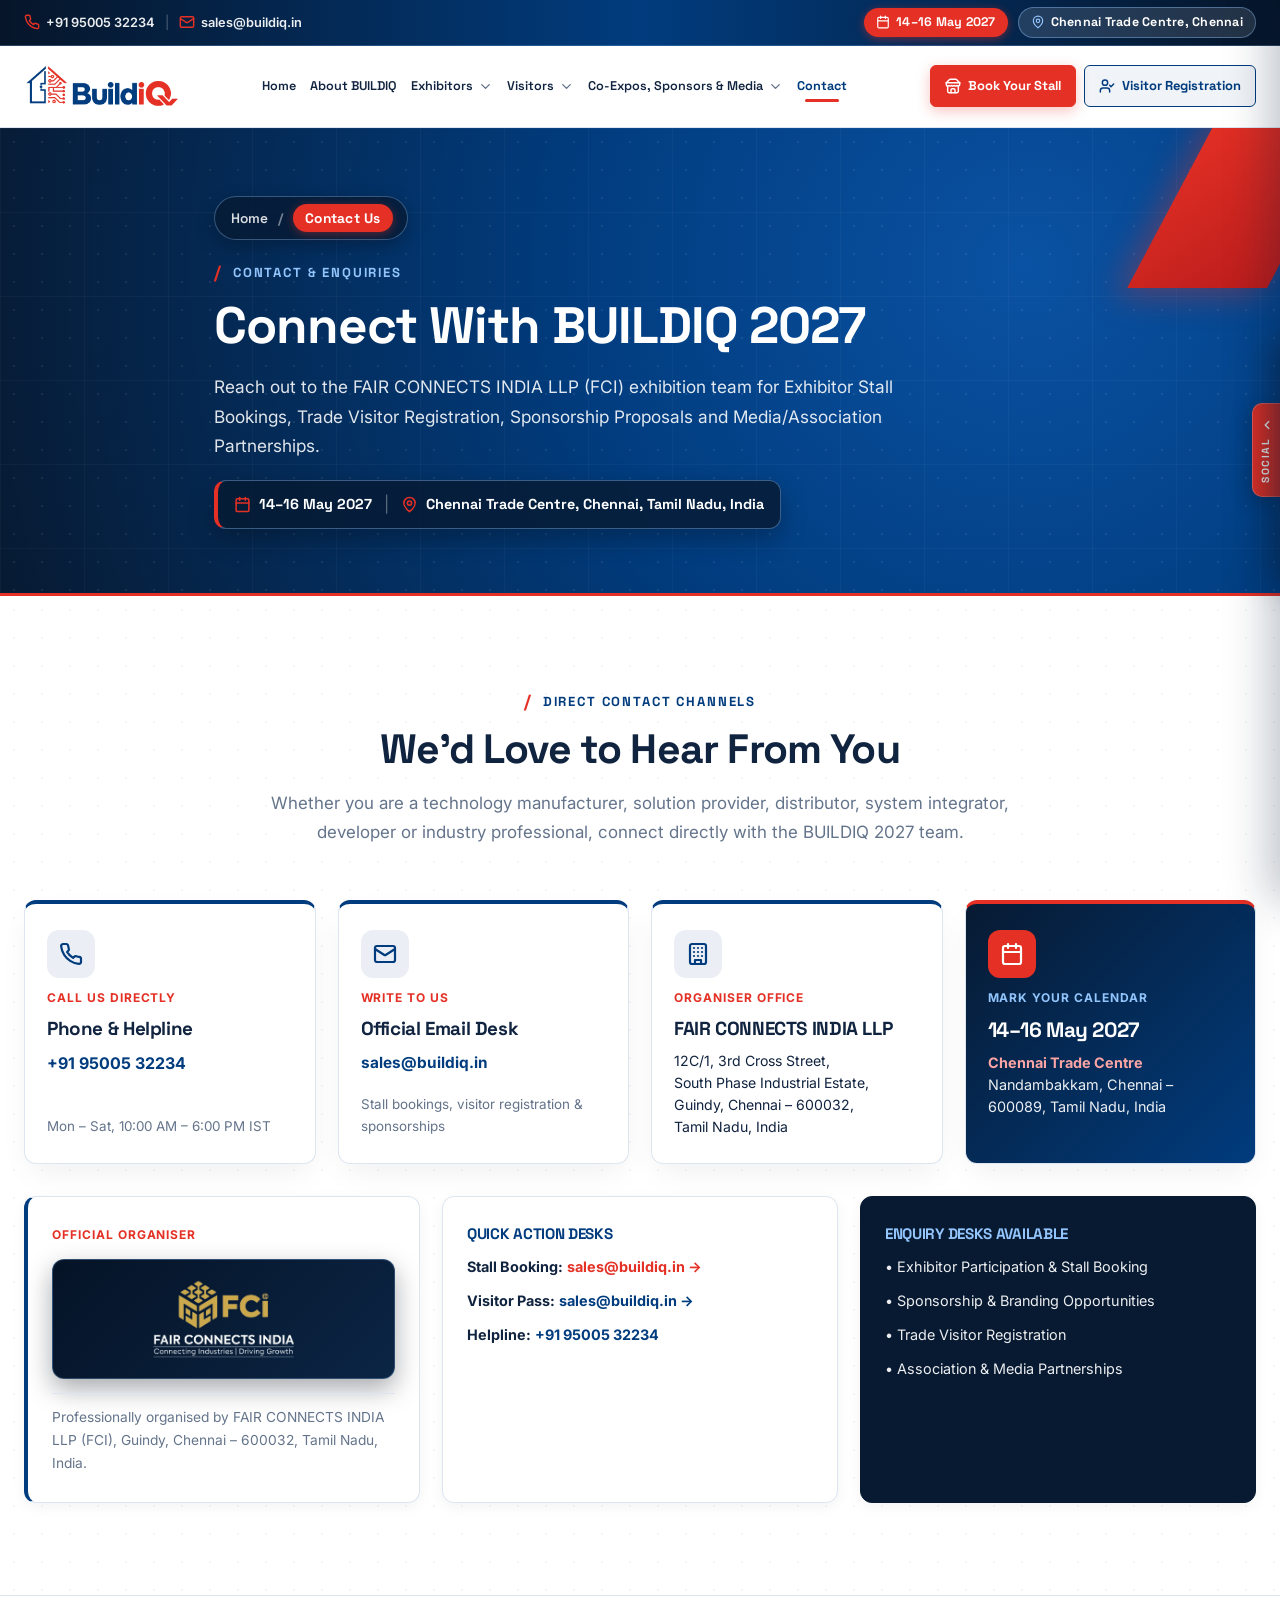
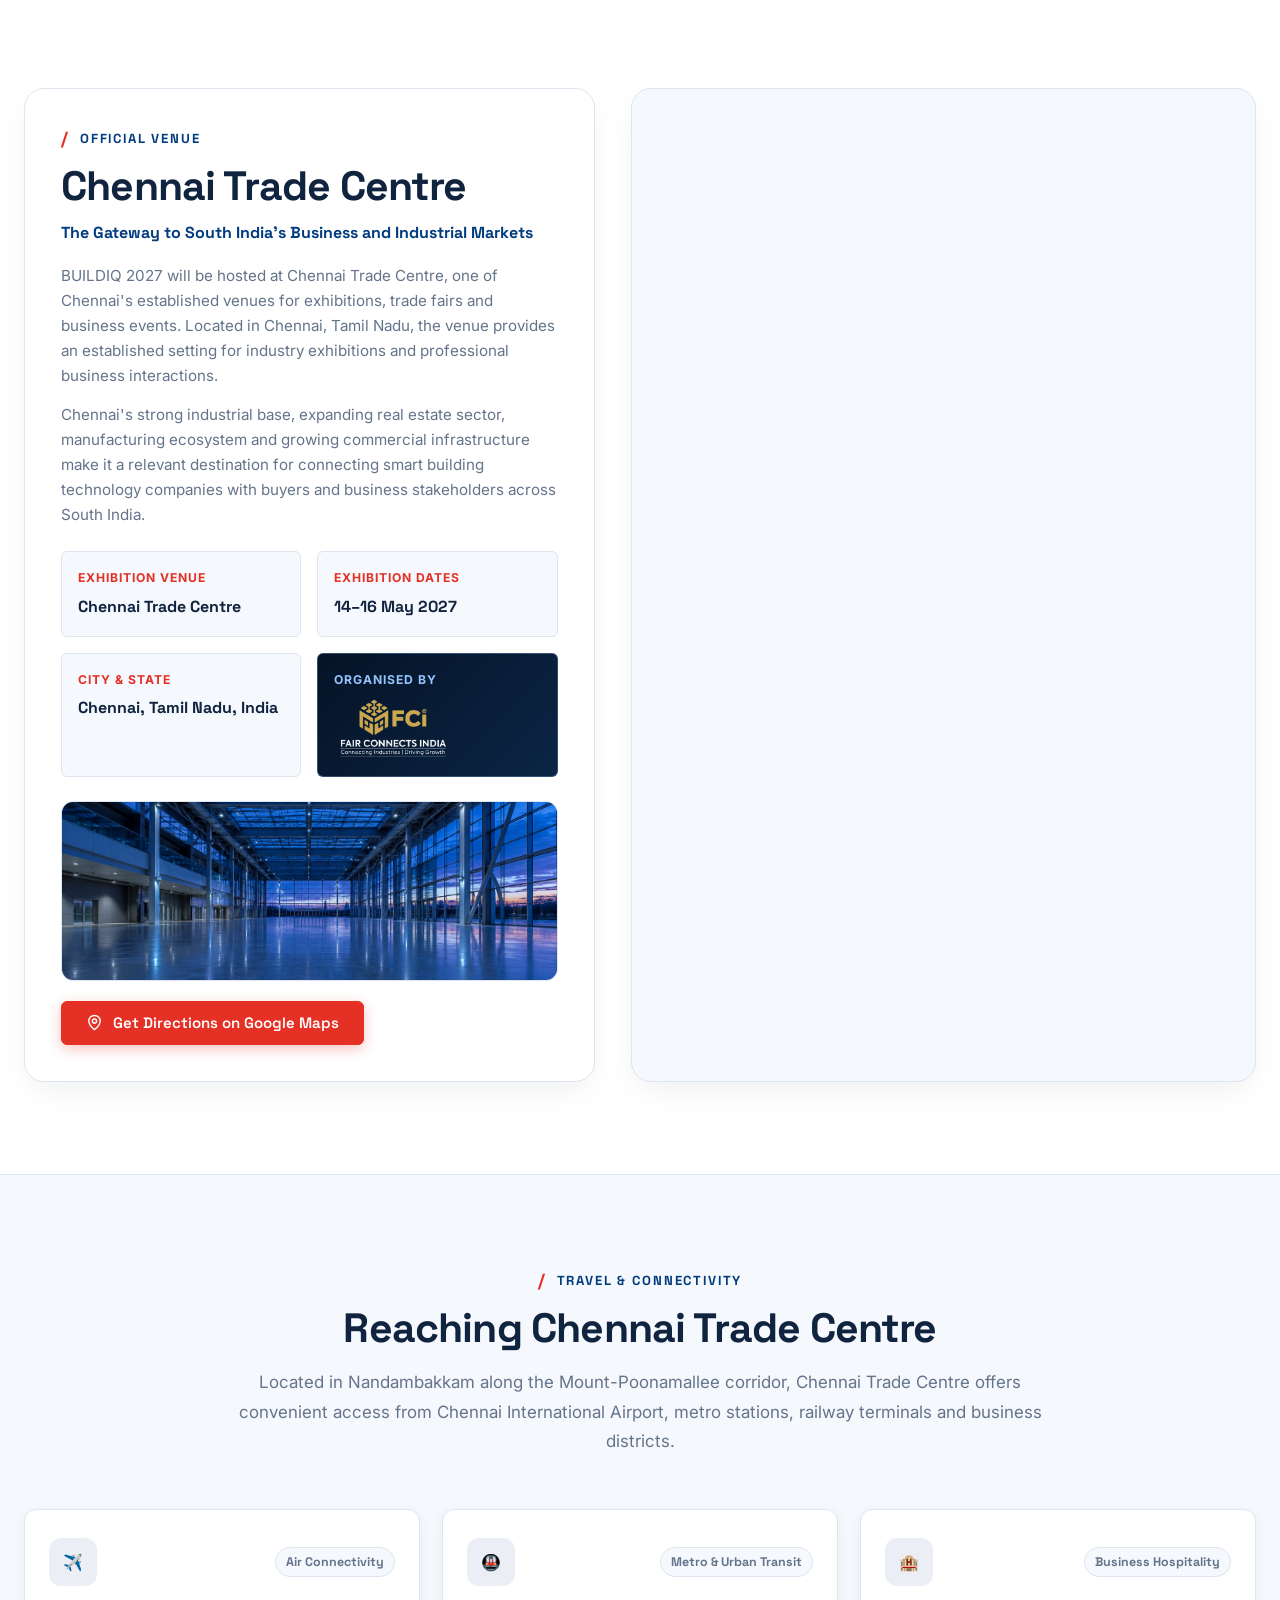
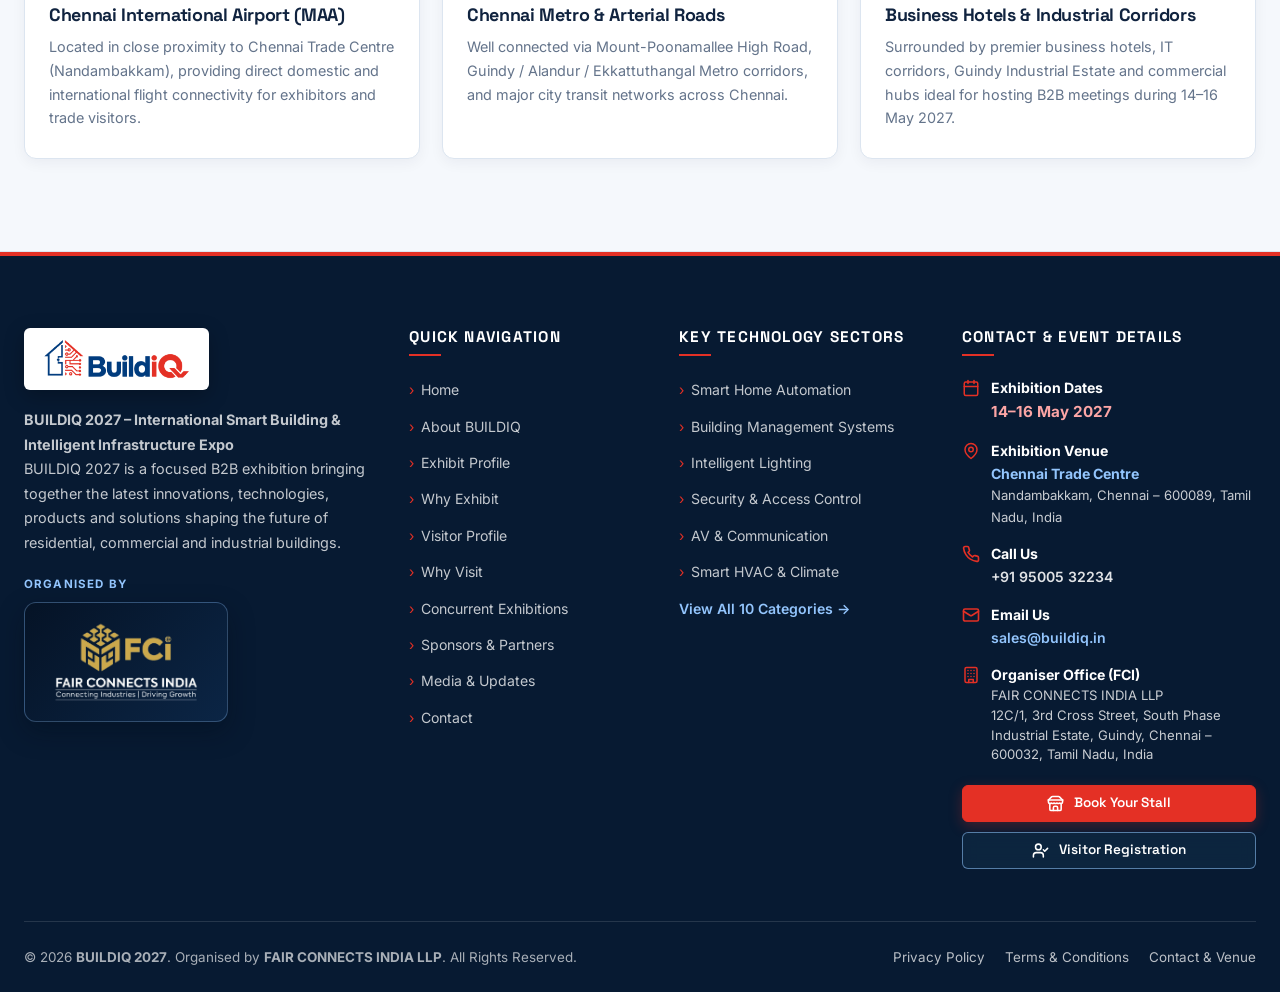
<file: contact.html>
<!DOCTYPE html>
<html lang="en">
<head>
  <meta charset="UTF-8" />
  <meta name="viewport" content="width=device-width, initial-scale=1.0" />
  <title>Contact &amp; Venue – Exhibitor, Visitor &amp; Sponsorship Enquiries | BUILDIQ 2027</title>
  <meta
    name="description"
    content="Connect with FAIR CONNECTS INDIA LLP for BUILDIQ 2027 exhibitor stall bookings, visitor registration, sponsorship opportunities and Chennai Trade Centre venue &amp; travel details."
  />
  <link rel="icon" type="image/png" href="assets/images/buildiq-logo.png" />
  <link rel="preconnect" href="https://fonts.googleapis.com" />
  <link rel="preconnect" href="https://fonts.gstatic.com" crossorigin />
  <link
    href="https://fonts.googleapis.com/css2?family=Inter:wght@400;500;600;700&family=Plus+Jakarta+Sans:wght@500;600;700;800&family=Space+Grotesk:wght@500;600;700;800&display=swap"
    rel="stylesheet"
  />
  <link rel="stylesheet" href="assets/css/styles.css" />
</head>
<body>
  <!-- Common Sticky Header (Loaded dynamically via components.js) -->
  <div id="site-header"></div>

  <main id="main-content">
    <!-- Page Hero Banner -->
    <section class="page-hero circuit-bg-dark">
      <div class="hero-corner-top-right"></div>
      <div class="container page-hero-inner">
        <nav class="breadcrumb" aria-label="Breadcrumb">
          <a href="index.html">Home</a>
          <span class="sep">/</span>
          <span class="current" aria-current="page">Contact Us</span>
        </nav>
        <div class="eyebrow">
          <span class="slash">/</span>
          <span>CONTACT &amp; ENQUIRIES</span>
        </div>
        <h1>Connect With BUILDIQ 2027</h1>
        <p>
          Reach out to the FAIR CONNECTS INDIA LLP (FCI) exhibition team for Exhibitor Stall Bookings, Trade Visitor Registration, Sponsorship Proposals and Media/Association Partnerships.
        </p>
        <div class="page-hero-highlight-strip">
          <div class="page-hero-highlight-item">
            <svg viewBox="0 0 24 24" fill="none" stroke="currentColor" stroke-width="2.2" stroke-linecap="round" stroke-linejoin="round"><rect width="18" height="18" x="3" y="4" rx="2" ry="2"/><line x1="16" x2="16" y1="2" y2="6"/><line x1="8" x2="8" y1="2" y2="6"/><line x1="3" x2="21" y1="10" y2="10"/></svg>
            <span>14–16 May 2027</span>
          </div>
          <span style="color:rgba(255,255,255,0.35);">|</span>
          <div class="page-hero-highlight-item">
            <svg viewBox="0 0 24 24" fill="none" stroke="currentColor" stroke-width="2.2" stroke-linecap="round" stroke-linejoin="round"><path d="M20 10c0 6-8 12-8 12s-8-6-8-12a8 8 0 0 1 16 0Z"/><circle cx="12" cy="10" r="3"/></svg>
            <span>Chennai Trade Centre, Chennai, Tamil Nadu, India</span>
          </div>
        </div>
      </div>
    </section>

    <!-- Official Contact Channels & Organiser Details -->
    <section class="section section-white circuit-bg">
      <div class="container">
        <div class="section-heading center">
          <div class="eyebrow"><span class="slash">/</span><span>DIRECT CONTACT CHANNELS</span></div>
          <h2 class="section-title">We'd Love to Hear From You</h2>
          <p class="section-subtitle">
            Whether you are a technology manufacturer, solution provider, distributor, system integrator, developer or industry professional, connect directly with the BUILDIQ 2027 team.
          </p>
        </div>

        <!-- 4 Direct Contact Cards (Phone, Email, Office Address, Expo Dates & Venue) -->
        <div class="contact-channels-grid">
          <div class="contact-channel-card">
            <div class="contact-channel-icon">
              <svg width="24" height="24" viewBox="0 0 24 24" fill="none" stroke="currentColor" stroke-width="2.2" stroke-linecap="round" stroke-linejoin="round"><path d="M22 16.92v3a2 2 0 0 1-2.18 2 19.79 19.79 0 0 1-8.63-3.07 19.5 19.5 0 0 1-6-6 19.79 19.79 0 0 1-3.07-8.67A2 2 0 0 1 4.11 2h3a2 2 0 0 1 2 1.72 12.84 12.84 0 0 0 .7 2.81 2 2 0 0 1-.45 2.11L8.09 9.91a16 16 0 0 0 6 6l1.27-1.27a2 2 0 0 1 2.11-.45 12.84 12.84 0 0 0 2.81.7A2 2 0 0 1 22 16.92z"/></svg>
            </div>
            <span style="font-size:0.75rem; font-weight:700; color:var(--color-secondary); text-transform:uppercase; letter-spacing:0.08em;">Call Us Directly</span>
            <h3 style="font-size:1.18rem; margin:0;">Phone &amp; Helpline</h3>
            <div style="display:flex; flex-direction:column; gap:4px; font-weight:700; font-size:1rem;">
              <a href="tel:+919500532234" style="color:var(--color-primary);">+91 95005 32234</a>
            </div>
            <p style="font-size:0.84rem; color:var(--color-muted); margin-top:auto;">
              Mon – Sat, 10:00 AM – 6:00 PM IST
            </p>
          </div>

          <div class="contact-channel-card">
            <div class="contact-channel-icon">
              <svg width="24" height="24" viewBox="0 0 24 24" fill="none" stroke="currentColor" stroke-width="2.2" stroke-linecap="round" stroke-linejoin="round"><rect width="20" height="16" x="2" y="4" rx="2"/><path d="m22 7-8.97 5.7a1.94 1.94 0 0 1-2.06 0L2 7"/></svg>
            </div>
            <span style="font-size:0.75rem; font-weight:700; color:var(--color-secondary); text-transform:uppercase; letter-spacing:0.08em;">Write To Us</span>
            <h3 style="font-size:1.18rem; margin:0;">Official Email Desk</h3>
            <div style="display:flex; flex-direction:column; gap:4px; font-weight:700; font-size:0.96rem;">
              <a href="mailto:sales@buildiq.in" style="color:var(--color-primary);">sales@buildiq.in</a>
            </div>
            <p style="font-size:0.84rem; color:var(--color-muted); margin-top:auto;">
              Stall bookings, visitor registration &amp; sponsorships
            </p>
          </div>

          <div class="contact-channel-card">
            <div class="contact-channel-icon">
              <svg width="24" height="24" viewBox="0 0 24 24" fill="none" stroke="currentColor" stroke-width="2.2" stroke-linecap="round" stroke-linejoin="round"><rect width="16" height="20" x="4" y="2" rx="2" ry="2"/><path d="M9 22v-4h6v4"/><path d="M8 6h.01"/><path d="M16 6h.01"/><path d="M12 6h.01"/><path d="M12 10h.01"/><path d="M12 14h.01"/><path d="M16 10h.01"/><path d="M16 14h.01"/><path d="M8 10h.01"/><path d="M8 14h.01"/></svg>
            </div>
            <span style="font-size:0.75rem; font-weight:700; color:var(--color-secondary); text-transform:uppercase; letter-spacing:0.08em;">Organiser Office</span>
            <h3 style="font-size:1.18rem; margin:0;">FAIR CONNECTS INDIA LLP</h3>
            <p style="font-size:0.88rem; color:var(--color-text); line-height:1.55;">
              12C/1, 3rd Cross Street,<br />
              South Phase Industrial Estate,<br />
              Guindy, Chennai – 600032,<br />
              Tamil Nadu, India
            </p>
          </div>

          <div class="contact-channel-card" style="background:linear-gradient(135deg, var(--color-dark) 0%, var(--color-primary) 100%); color:#fff; border-top-color:var(--color-secondary);">
            <div class="contact-channel-icon" style="background:var(--color-secondary); color:#fff;">
              <svg width="24" height="24" viewBox="0 0 24 24" fill="none" stroke="currentColor" stroke-width="2.2" stroke-linecap="round" stroke-linejoin="round"><rect width="18" height="18" x="3" y="4" rx="2" ry="2"/><line x1="16" x2="16" y1="2" y2="6"/><line x1="8" x2="8" y1="2" y2="6"/><line x1="3" x2="21" y1="10" y2="10"/></svg>
            </div>
            <span style="font-size:0.75rem; font-weight:700; color:#93C5FD; text-transform:uppercase; letter-spacing:0.08em;">Mark Your Calendar</span>
            <h3 style="font-size:1.3rem; color:#fff; margin:0;">14–16 May 2027</h3>
            <p style="font-size:0.9rem; color:rgba(255,255,255,0.92); line-height:1.5;">
              <strong style="color:#FCA5A5; display:block;">Chennai Trade Centre</strong>
              Nandambakkam, Chennai – 600089, Tamil Nadu, India
            </p>
          </div>
        </div>

        <div class="why-visit-grid">
          <div class="benefit-card" style="border-left:4px solid var(--color-primary);">
            <span style="font-size:0.75rem; font-weight:700; color:var(--color-secondary); text-transform:uppercase; letter-spacing:0.08em; margin-bottom:10px; display:block;">Official Organiser</span>
            <div class="organizer-logo-badge" style="width:100%; margin:4px 0 14px;">
              <img src="assets/images/logos/fairconnects-logo.png" alt="FAIR CONNECTS INDIA LLP Official Logo" />
            </div>
            <p style="font-size:0.86rem; color:var(--color-muted); border-top:1px solid var(--color-border); padding-top:12px;">
              Professionally organised by FAIR CONNECTS INDIA LLP (FCI), Guindy, Chennai – 600032, Tamil Nadu, India.
            </p>
          </div>

          <div class="benefit-card">
            <h4 style="font-size:0.95rem; color:var(--color-primary); margin-bottom:12px; text-transform:uppercase;">Quick Action Desks</h4>
            <ul style="display:flex; flex-direction:column; gap:10px; font-size:0.9rem; color:var(--color-text);">
              <li><strong>Stall Booking:</strong> <a href="mailto:sales@buildiq.in?subject=Exhibitor%20Stall%20Booking%20-%20BUILDIQ%202027" style="color:var(--color-secondary); font-weight:700;">sales@buildiq.in →</a></li>
              <li><strong>Visitor Pass:</strong> <a href="mailto:sales@buildiq.in?subject=Visitor%20Registration%20-%20BUILDIQ%202027" style="color:var(--color-primary); font-weight:700;">sales@buildiq.in →</a></li>
              <li><strong>Helpline:</strong> <a href="tel:+919500532234" style="color:var(--color-primary); font-weight:700;">+91 95005 32234</a></li>
            </ul>
          </div>

          <div class="benefit-card" style="background:var(--color-dark); color:#fff; border-color:var(--color-dark);">
            <h4 style="font-size:0.95rem; color:#93C5FD; margin-bottom:12px; text-transform:uppercase;">Enquiry Desks Available</h4>
            <ul style="display:flex; flex-direction:column; gap:10px; font-size:0.9rem; color:rgba(255,255,255,0.92);">
              <li>• Exhibitor Participation &amp; Stall Booking</li>
              <li>• Sponsorship &amp; Branding Opportunities</li>
              <li>• Trade Visitor Registration</li>
              <li>• Association &amp; Media Partnerships</li>
            </ul>
          </div>
        </div>

        <!-- FORMS TEMPORARILY DISABLED (Will be enabled later; dropdown options auto-load from JSON)
        <div style="margin-top: 40px;">
          <div id="contact-portal-mount"></div>
        </div>
        -->
      </div>
    </section>

    <!-- Unified Venue & Location Map Section (Single-use Static HTML) -->
    <section class="section section-white" id="venue-section" style="border-top: 1px solid var(--color-border);">
      <div class="container">
        <div class="venue-grid">
          <div class="venue-info-card">
            <div>
              <div class="eyebrow">
                <span class="slash">/</span>
                <span>OFFICIAL VENUE</span>
              </div>
              <h2 class="section-title" style="margin-bottom:10px;">Chennai Trade Centre</h2>
              <p style="color:var(--color-primary); font-weight:700; font-family:var(--font-heading); margin-bottom:16px;">
                The Gateway to South India's Business and Industrial Markets
              </p>
              <p style="color:var(--color-muted); font-size:0.95rem; margin-bottom:14px;">
                BUILDIQ 2027 will be hosted at Chennai Trade Centre, one of Chennai's established venues for exhibitions, trade fairs and business events. Located in Chennai, Tamil Nadu, the venue provides an established setting for industry exhibitions and professional business interactions.
              </p>
              <p style="color:var(--color-muted); font-size:0.95rem;">
                Chennai's strong industrial base, expanding real estate sector, manufacturing ecosystem and growing commercial infrastructure make it a relevant destination for connecting smart building technology companies with buyers and business stakeholders across South India.
              </p>

              <div class="venue-meta-grid">
                <div class="venue-meta-box">
                  <span>Exhibition Venue</span>
                  <strong>Chennai Trade Centre</strong>
                </div>
                <div class="venue-meta-box">
                  <span>Exhibition Dates</span>
                  <strong>14–16 May 2027</strong>
                </div>
                <div class="venue-meta-box">
                  <span>City &amp; State</span>
                  <strong>Chennai, Tamil Nadu, India</strong>
                </div>
                <div class="venue-meta-box" style="background:linear-gradient(135deg, #051326 0%, #0B2545 100%); border-color:rgba(147, 197, 253, 0.3);">
                  <span style="color:#93C5FD;">Organised By</span>
                  <img src="assets/images/logos/fairconnects-logo.png" alt="FAIR CONNECTS INDIA LLP" style="height:64px; width:auto; object-fit:contain; display:block; margin-top:6px;" />
                </div>
              </div>
            </div>

            <div style="border-radius:var(--radius-md); overflow:hidden; height:180px; margin-bottom:20px; border:1px solid var(--color-border);">
              <img src="assets/images/chennai-trade-centre-hall.png" alt="Chennai Trade Centre Exhibition Hall" style="width:100%; height:100%; object-fit:cover;" loading="lazy" />
            </div>

            <div style="display:flex; flex-wrap:wrap; gap:12px;">
              <a href="https://www.google.com/maps/search/?api=1&query=Chennai+Trade+Centre+Nandambakkam+Chennai" target="_blank" rel="noopener noreferrer" class="btn btn-primary">
                <svg width="18" height="18" viewBox="0 0 24 24" fill="none" stroke="currentColor" stroke-width="2" stroke-linecap="round" stroke-linejoin="round"><path d="M20 10c0 6-8 12-8 12s-8-6-8-12a8 8 0 0 1 16 0Z"/><circle cx="12" cy="10" r="3"/></svg>
                <span>Get Directions on Google Maps</span>
              </a>
            </div>
          </div>

          <div class="venue-map-card">
            <iframe
              title="Chennai Trade Centre Location Map"
              src="https://www.google.com/maps?q=Chennai+Trade+Centre,+Nandambakkam,+Chennai,+Tamil+Nadu&output=embed"
              loading="lazy"
              referrerpolicy="no-referrer-when-downgrade"
              allowfullscreen
            ></iframe>
          </div>
        </div>
      </div>
    </section>

    <!-- Travel & Connectivity -->
    <section class="section section-light">
      <div class="container">
        <div class="section-heading center">
          <div class="eyebrow"><span class="slash">/</span><span>TRAVEL &amp; CONNECTIVITY</span></div>
          <h2 class="section-title">Reaching Chennai Trade Centre</h2>
          <p class="section-subtitle">
            Located in Nandambakkam along the Mount-Poonamallee corridor, Chennai Trade Centre offers convenient access from Chennai International Airport, metro stations, railway terminals and business districts.
          </p>
        </div>

        <div class="why-visit-grid">
          <article class="benefit-card">
            <div class="benefit-card-top">
              <div class="benefit-icon-box">✈️</div>
              <span class="benefit-num">Air Connectivity</span>
            </div>
            <h3>Chennai International Airport (MAA)</h3>
            <p>Located in close proximity to Chennai Trade Centre (Nandambakkam), providing direct domestic and international flight connectivity for exhibitors and trade visitors.</p>
          </article>

          <article class="benefit-card">
            <div class="benefit-card-top">
              <div class="benefit-icon-box">🚇</div>
              <span class="benefit-num">Metro &amp; Urban Transit</span>
            </div>
            <h3>Chennai Metro &amp; Arterial Roads</h3>
            <p>Well connected via Mount-Poonamallee High Road, Guindy / Alandur / Ekkattuthangal Metro corridors, and major city transit networks across Chennai.</p>
          </article>

          <article class="benefit-card">
            <div class="benefit-card-top">
              <div class="benefit-icon-box">🏨</div>
              <span class="benefit-num">Business Hospitality</span>
            </div>
            <h3>Business Hotels &amp; Industrial Corridors</h3>
            <p>Surrounded by premier business hotels, IT corridors, Guindy Industrial Estate and commercial hubs ideal for hosting B2B meetings during 14–16 May 2027.</p>
          </article>
        </div>
      </div>
    </section>
  </main>

  <!-- Common Footer + Floating Social Sidebar (Loaded dynamically via components.js) -->
  <div id="site-footer"></div>

  <script src="assets/js/data.js"></script>
  <script src="assets/js/components.js"></script>
  <script src="assets/js/forms.js"></script>
  <script src="assets/js/main.js"></script>
</body>
</html>
</file>
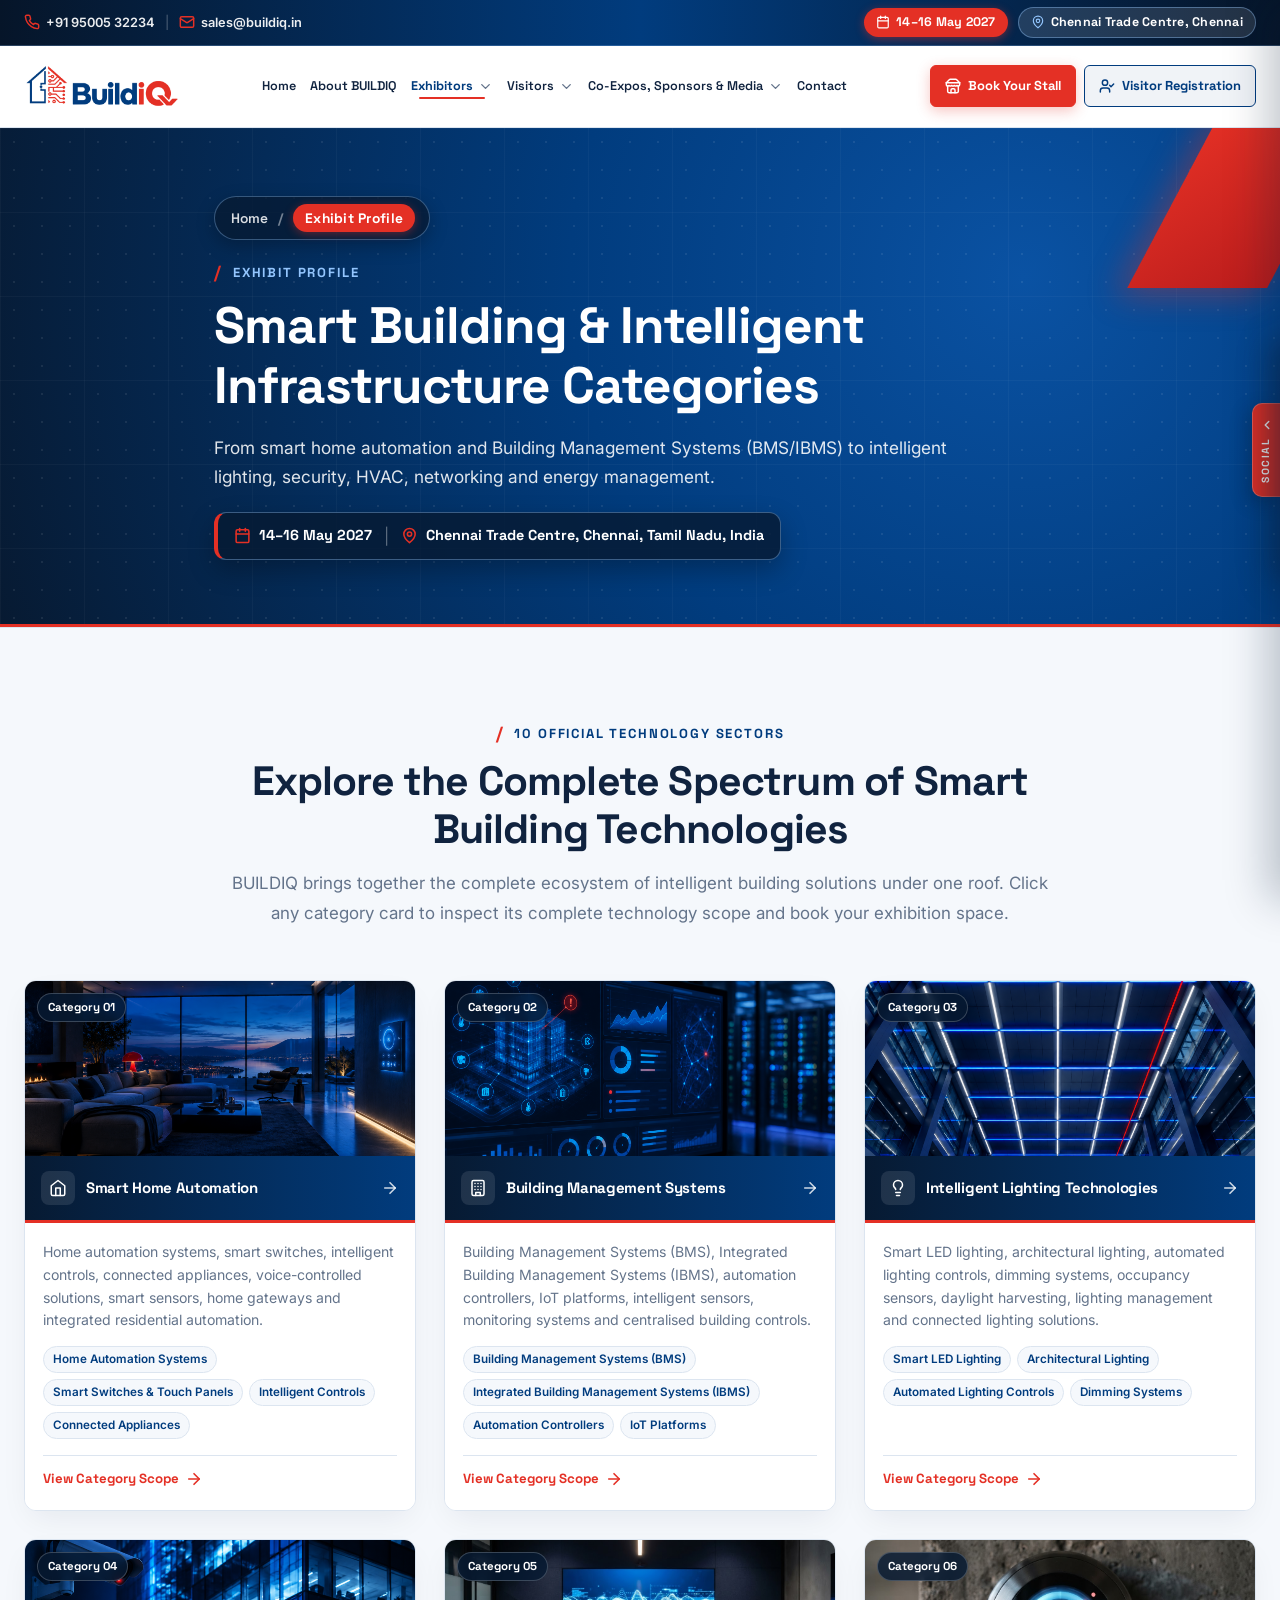
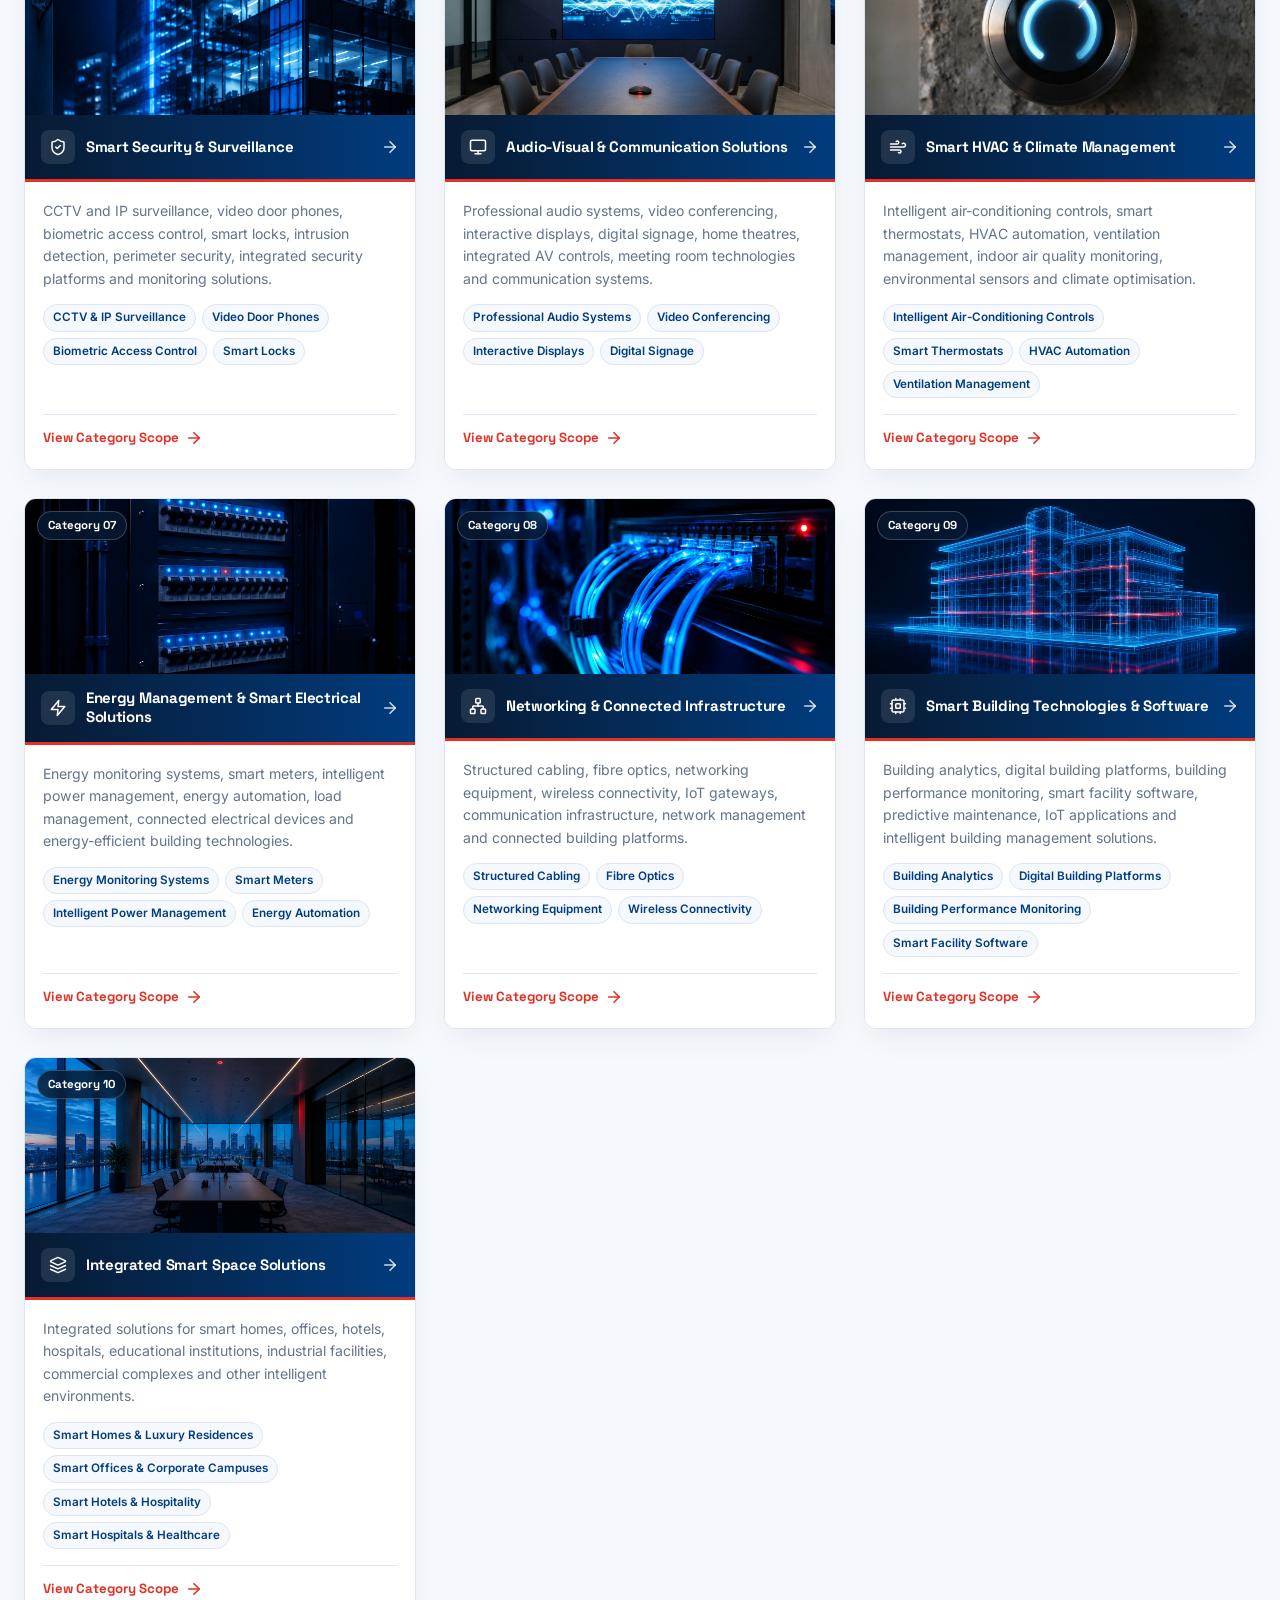
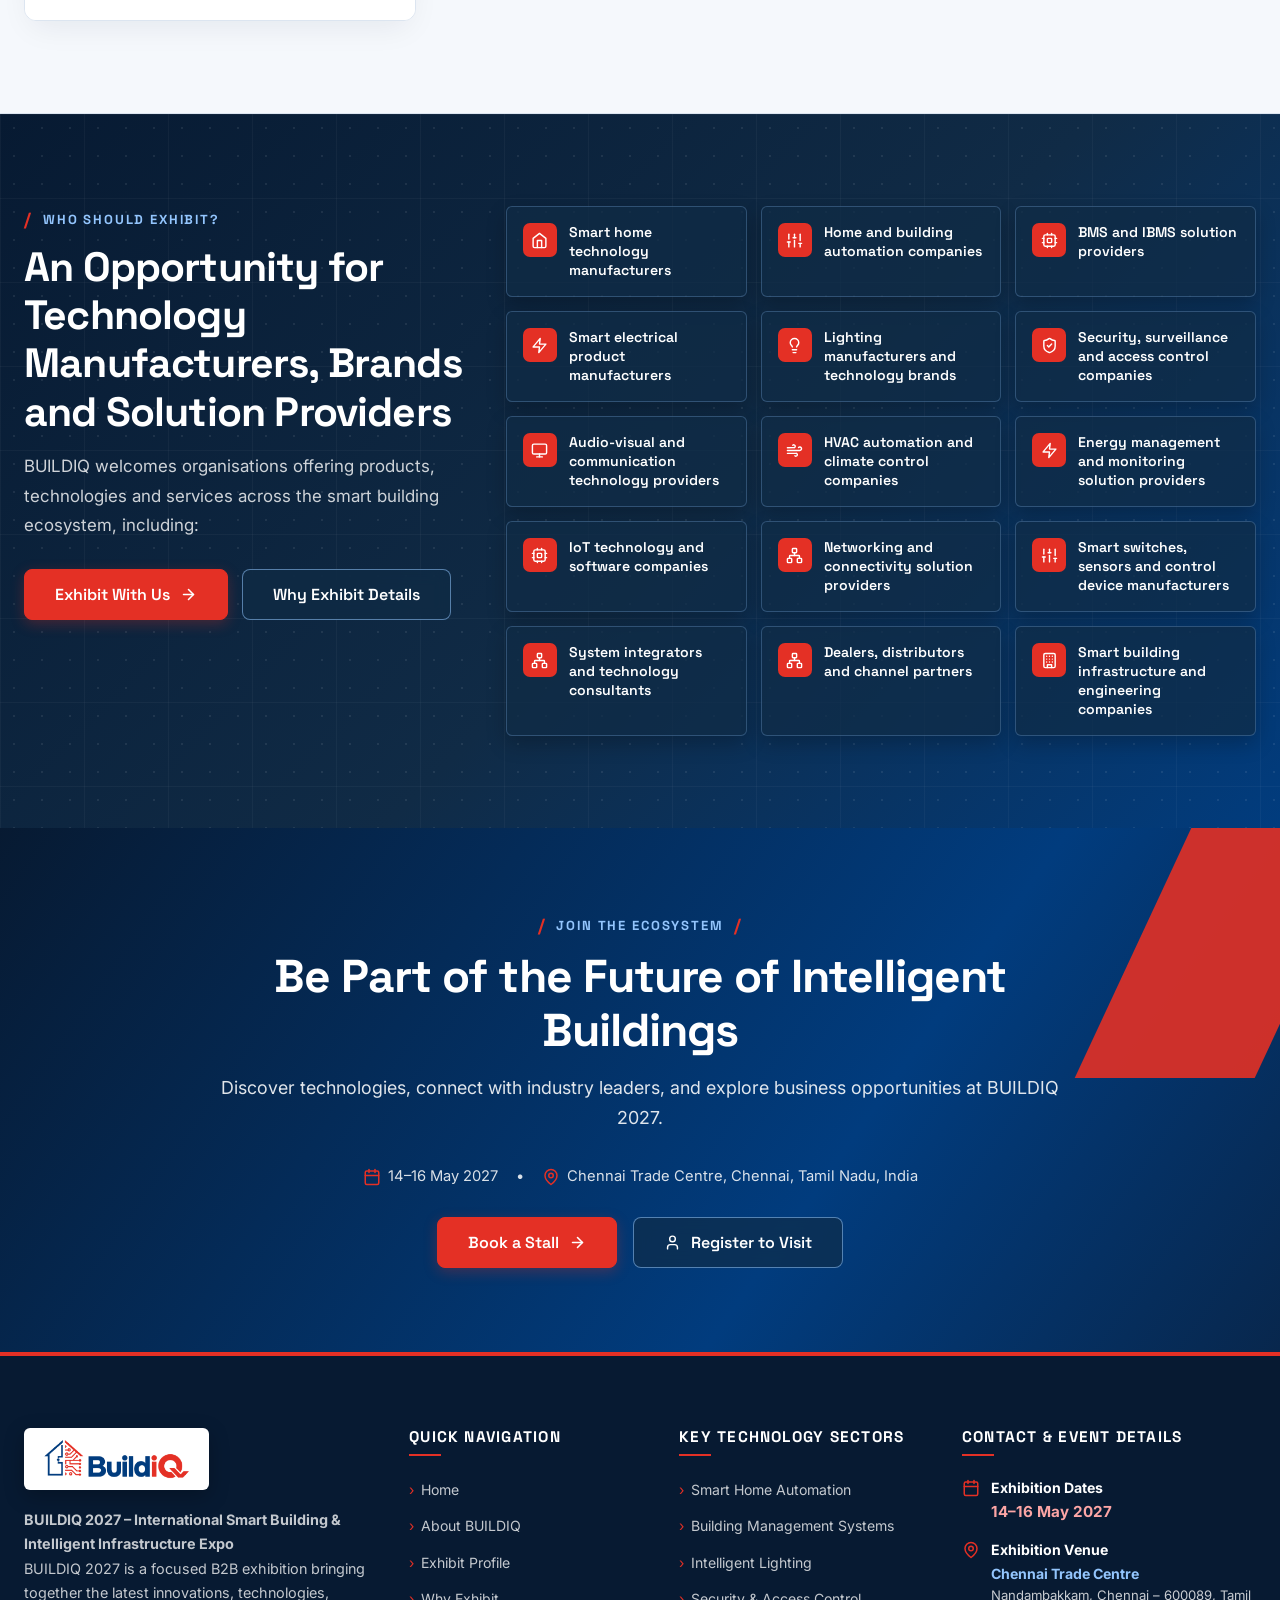
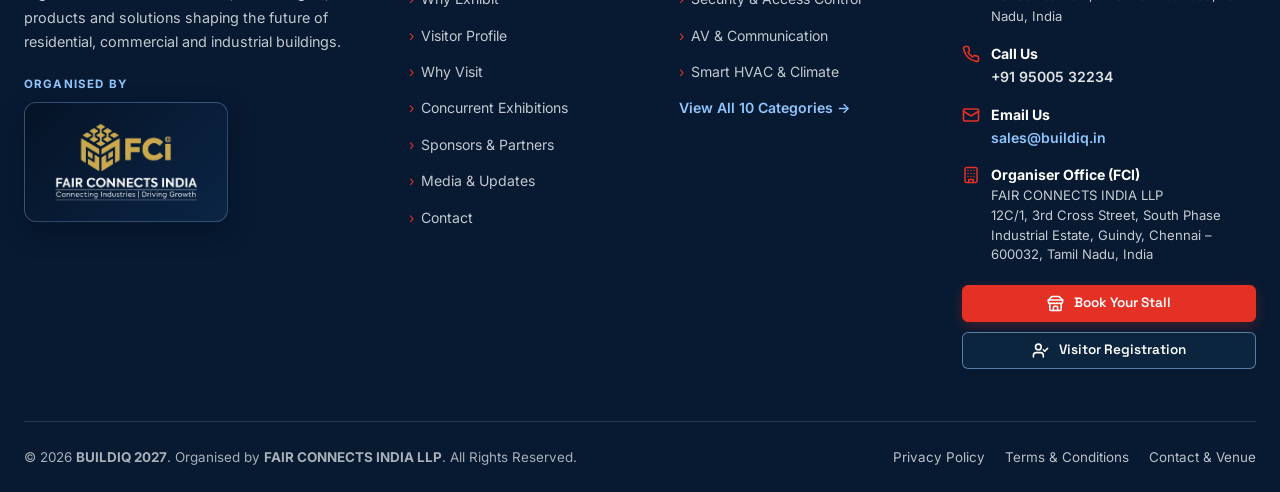
<file: exhibit-profile.html>
<!DOCTYPE html>
<html lang="en">
<head>
  <meta charset="UTF-8" />
  <meta name="viewport" content="width=device-width, initial-scale=1.0" />
  <title>Exhibit Profile – 10 Smart Building Technology Categories | BUILDIQ 2027</title>
  <meta
    name="description"
    content="Explore the 10 official exhibit categories at BUILDIQ 2027: Smart Home Automation, BMS &amp; IBMS, Intelligent Lighting, Security, AV, Smart HVAC, Energy Management, Networking, Software &amp; Integrated Smart Spaces."
  />
  <link rel="icon" type="image/png" href="assets/images/buildiq-logo.png" />
  <link rel="preconnect" href="https://fonts.googleapis.com" />
  <link rel="preconnect" href="https://fonts.gstatic.com" crossorigin />
  <link
    href="https://fonts.googleapis.com/css2?family=Inter:wght@400;500;600;700&family=Plus+Jakarta+Sans:wght@500;600;700;800&family=Space+Grotesk:wght@500;600;700;800&display=swap"
    rel="stylesheet"
  />
  <link rel="stylesheet" href="assets/css/styles.css" />
</head>
<body>
  <!-- Common Sticky Header (Loaded dynamically via components.js) -->
  <div id="site-header"></div>

  <main id="main-content">
    <!-- Page Hero Banner -->
    <section class="page-hero circuit-bg-dark">
      <div class="hero-corner-top-right"></div>
      <div class="container page-hero-inner">
        <nav class="breadcrumb" aria-label="Breadcrumb">
          <a href="index.html">Home</a>
          <span class="sep">/</span>
          <span class="current" aria-current="page">Exhibit Profile</span>
        </nav>
        <div class="eyebrow">
          <span class="slash">/</span>
          <span>EXHIBIT PROFILE</span>
        </div>
        <h1>Smart Building &amp; Intelligent Infrastructure Categories</h1>
        <p>
          From smart home automation and Building Management Systems (BMS/IBMS) to intelligent lighting, security, HVAC, networking and energy management.
        </p>
        <div class="page-hero-highlight-strip">
          <div class="page-hero-highlight-item">
            <svg viewBox="0 0 24 24" fill="none" stroke="currentColor" stroke-width="2.2" stroke-linecap="round" stroke-linejoin="round"><rect width="18" height="18" x="3" y="4" rx="2" ry="2"/><line x1="16" x2="16" y1="2" y2="6"/><line x1="8" x2="8" y1="2" y2="6"/><line x1="3" x2="21" y1="10" y2="10"/></svg>
            <span>14–16 May 2027</span>
          </div>
          <span style="color:rgba(255,255,255,0.35);">|</span>
          <div class="page-hero-highlight-item">
            <svg viewBox="0 0 24 24" fill="none" stroke="currentColor" stroke-width="2.2" stroke-linecap="round" stroke-linejoin="round"><path d="M20 10c0 6-8 12-8 12s-8-6-8-12a8 8 0 0 1 16 0Z"/><circle cx="12" cy="10" r="3"/></svg>
            <span>Chennai Trade Centre, Chennai, Tamil Nadu, India</span>
          </div>
        </div>
      </div>
    </section>

    <!-- All 10 Official Technology Categories (Cards from JSON) -->
    <section class="section section-light">
      <div class="container">
        <div class="section-heading center">
          <div class="eyebrow"><span class="slash">/</span><span>10 OFFICIAL TECHNOLOGY SECTORS</span></div>
          <h2 class="section-title">Explore the Complete Spectrum of Smart Building Technologies</h2>
          <p class="section-subtitle">
            BUILDIQ brings together the complete ecosystem of intelligent building solutions under one roof. Click any category card to inspect its complete technology scope and book your exhibition space.
          </p>
        </div>

        <!-- Dynamic 10 Detailed Category Cards -->
        <div class="exhibit-categories-grid exhibit-categories-grid-detailed" id="exhibit-profile-grid"></div>
      </div>
    </section>

    <!-- Who Should Exhibit Section (15 Chips from JSON) -->
    <section class="section section-dark circuit-bg-dark">
      <div class="container">
        <div class="who-exhibit-layout">
          <div>
            <div class="eyebrow">
              <span class="slash">/</span>
              <span>WHO SHOULD EXHIBIT?</span>
            </div>
            <h2 class="section-title" style="color:#fff;">An Opportunity for Technology Manufacturers, Brands and Solution Providers</h2>
            <p class="section-subtitle" style="margin-bottom:28px;">
              BUILDIQ welcomes organisations offering products, technologies and services across the smart building ecosystem, including:
            </p>
            <div style="display:flex; flex-wrap:wrap; gap:14px;">
              <a href="contact.html?form=exhibitor-enquiry" class="btn btn-primary btn-lg">
                <span>Exhibit With Us</span>
                <svg class="arrow-icon" width="18" height="18" viewBox="0 0 24 24" fill="none" stroke="currentColor" stroke-width="2.2" stroke-linecap="round" stroke-linejoin="round"><path d="M5 12h14"/><path d="m12 5 7 7-7 7"/></svg>
              </a>
              <a href="why-exhibit.html" class="btn btn-glass btn-lg">
                <span>Why Exhibit Details</span>
              </a>
            </div>
          </div>

          <!-- Dynamic 15 Exhibitor Categories -->
          <div class="who-exhibit-grid" id="who-exhibit-grid"></div>
        </div>
      </div>
    </section>

    <!-- Final CTA Banner -->
    <section class="final-cta-section circuit-bg-dark">
      <div class="final-cta-ribbon"></div>
      <div class="container">
        <div class="final-cta-box">
          <div class="eyebrow" style="justify-content:center; color:#93C5FD;">
            <span class="slash">/</span>
            <span>JOIN THE ECOSYSTEM</span>
            <span class="slash">/</span>
          </div>
          <h2>Be Part of the Future of Intelligent Buildings</h2>
          <p>Discover technologies, connect with industry leaders, and explore business opportunities at BUILDIQ 2027.</p>
          <div style="display:inline-flex; flex-wrap:wrap; justify-content:center; gap:18px; margin-bottom:28px; font-size:0.92rem; color:rgba(255,255,255,0.85);">
            <span style="display:inline-flex; align-items:center; gap:7px;">
              <span style="color:var(--color-secondary); display:flex;">
                <svg width="18" height="18" viewBox="0 0 24 24" fill="none" stroke="currentColor" stroke-width="2" stroke-linecap="round" stroke-linejoin="round"><rect width="18" height="18" x="3" y="4" rx="2" ry="2"/><line x1="16" x2="16" y1="2" y2="6"/><line x1="8" x2="8" y1="2" y2="6"/><line x1="3" x2="21" y1="10" y2="10"/></svg>
              </span>
              14–16 May 2027
            </span>
            <span>•</span>
            <span style="display:inline-flex; align-items:center; gap:7px;">
              <span style="color:var(--color-secondary); display:flex;">
                <svg width="18" height="18" viewBox="0 0 24 24" fill="none" stroke="currentColor" stroke-width="2" stroke-linecap="round" stroke-linejoin="round"><path d="M20 10c0 6-8 12-8 12s-8-6-8-12a8 8 0 0 1 16 0Z"/><circle cx="12" cy="10" r="3"/></svg>
              </span>
              Chennai Trade Centre, Chennai, Tamil Nadu, India
            </span>
          </div>
          <div class="final-cta-actions">
            <a href="contact.html?form=exhibitor-enquiry" class="btn btn-primary btn-lg">
              <span>Book a Stall</span>
              <svg class="arrow-icon" width="18" height="18" viewBox="0 0 24 24" fill="none" stroke="currentColor" stroke-width="2.2" stroke-linecap="round" stroke-linejoin="round"><path d="M5 12h14"/><path d="m12 5 7 7-7 7"/></svg>
            </a>
            <a href="contact.html?form=visitor-registration" class="btn btn-glass btn-lg">
              <svg width="18" height="18" viewBox="0 0 24 24" fill="none" stroke="currentColor" stroke-width="2" stroke-linecap="round" stroke-linejoin="round"><path d="M19 21v-2a4 4 0 0 0-4-4H9a4 4 0 0 0-4 4v2"/><circle cx="12" cy="7" r="4"/></svg>
              <span>Register to Visit</span>
            </a>
          </div>
        </div>
      </div>
    </section>
  </main>

  <!-- Common Footer + Floating Social Sidebar (Loaded dynamically via components.js) -->
  <div id="site-footer"></div>

  <script src="assets/js/data.js"></script>
  <script src="assets/js/components.js"></script>
  <script src="assets/js/forms.js"></script>
  <script src="assets/js/main.js"></script>
</body>
</html>
</file>
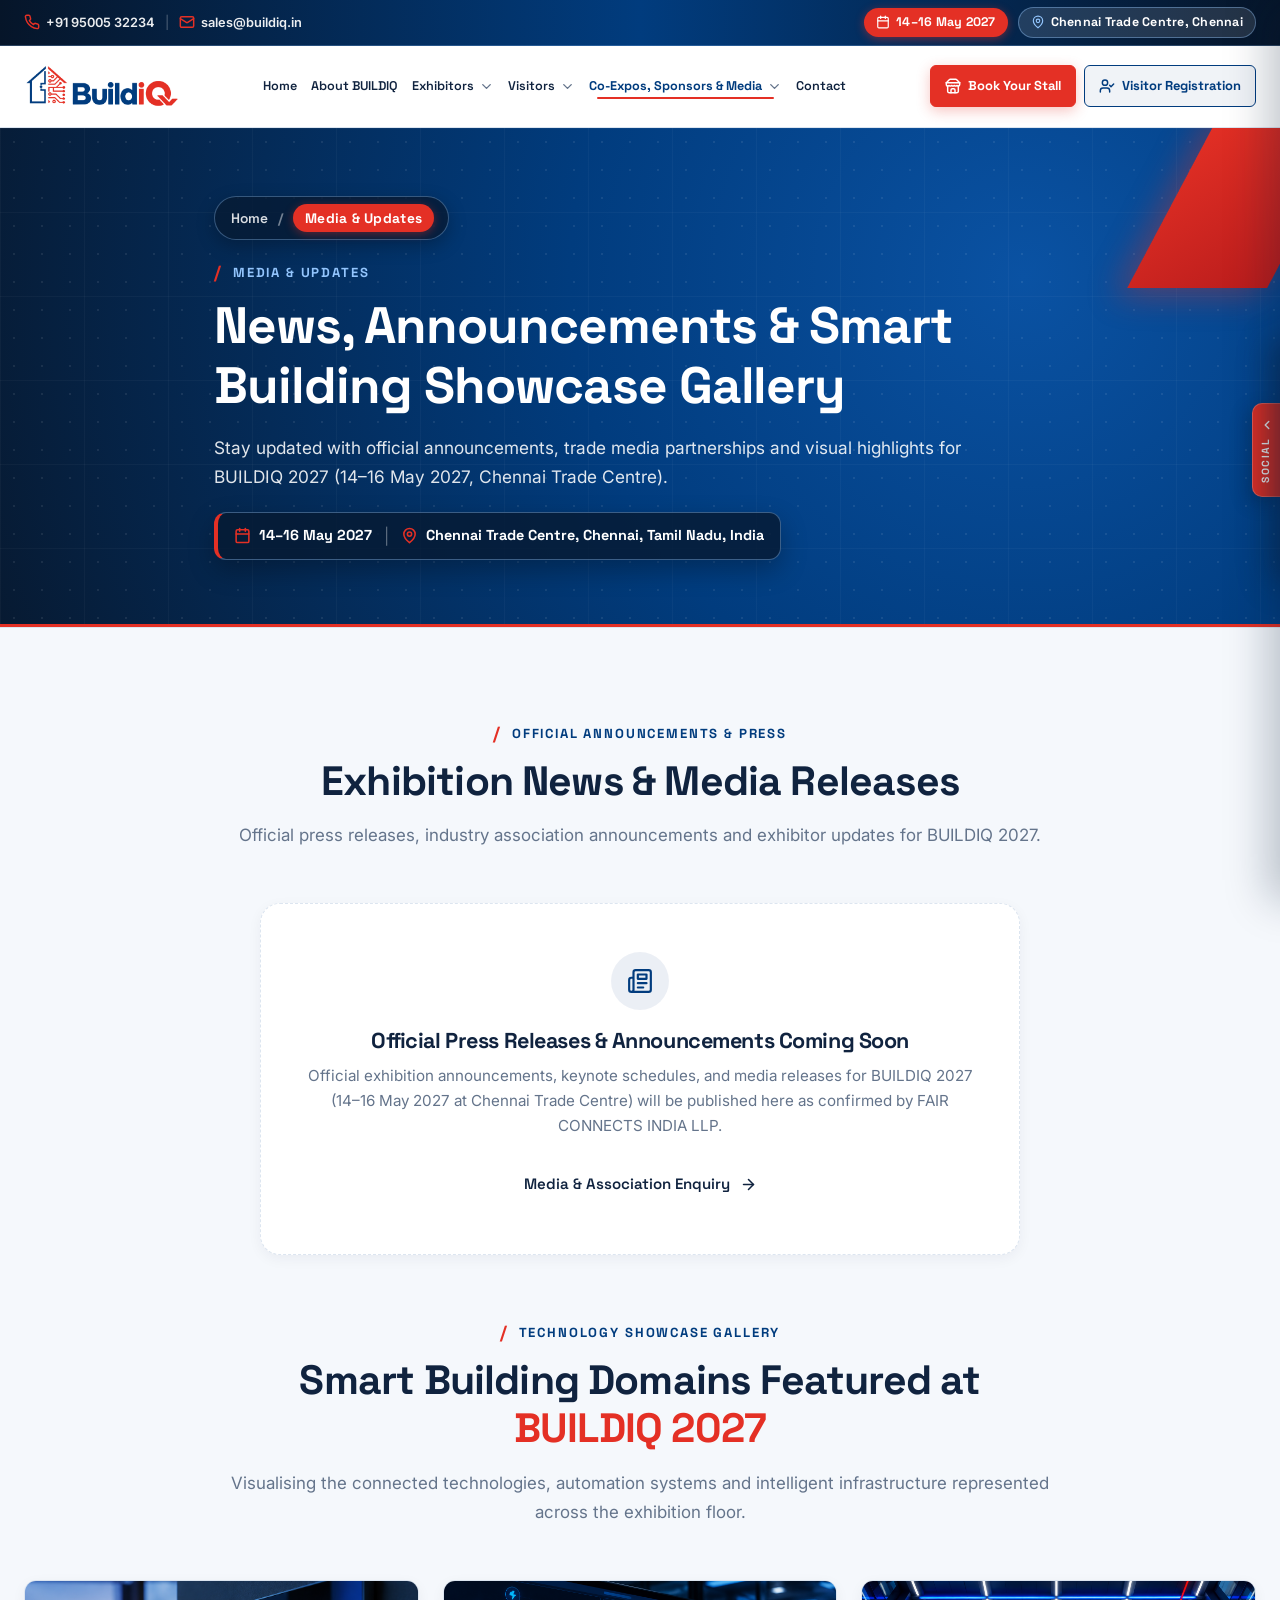
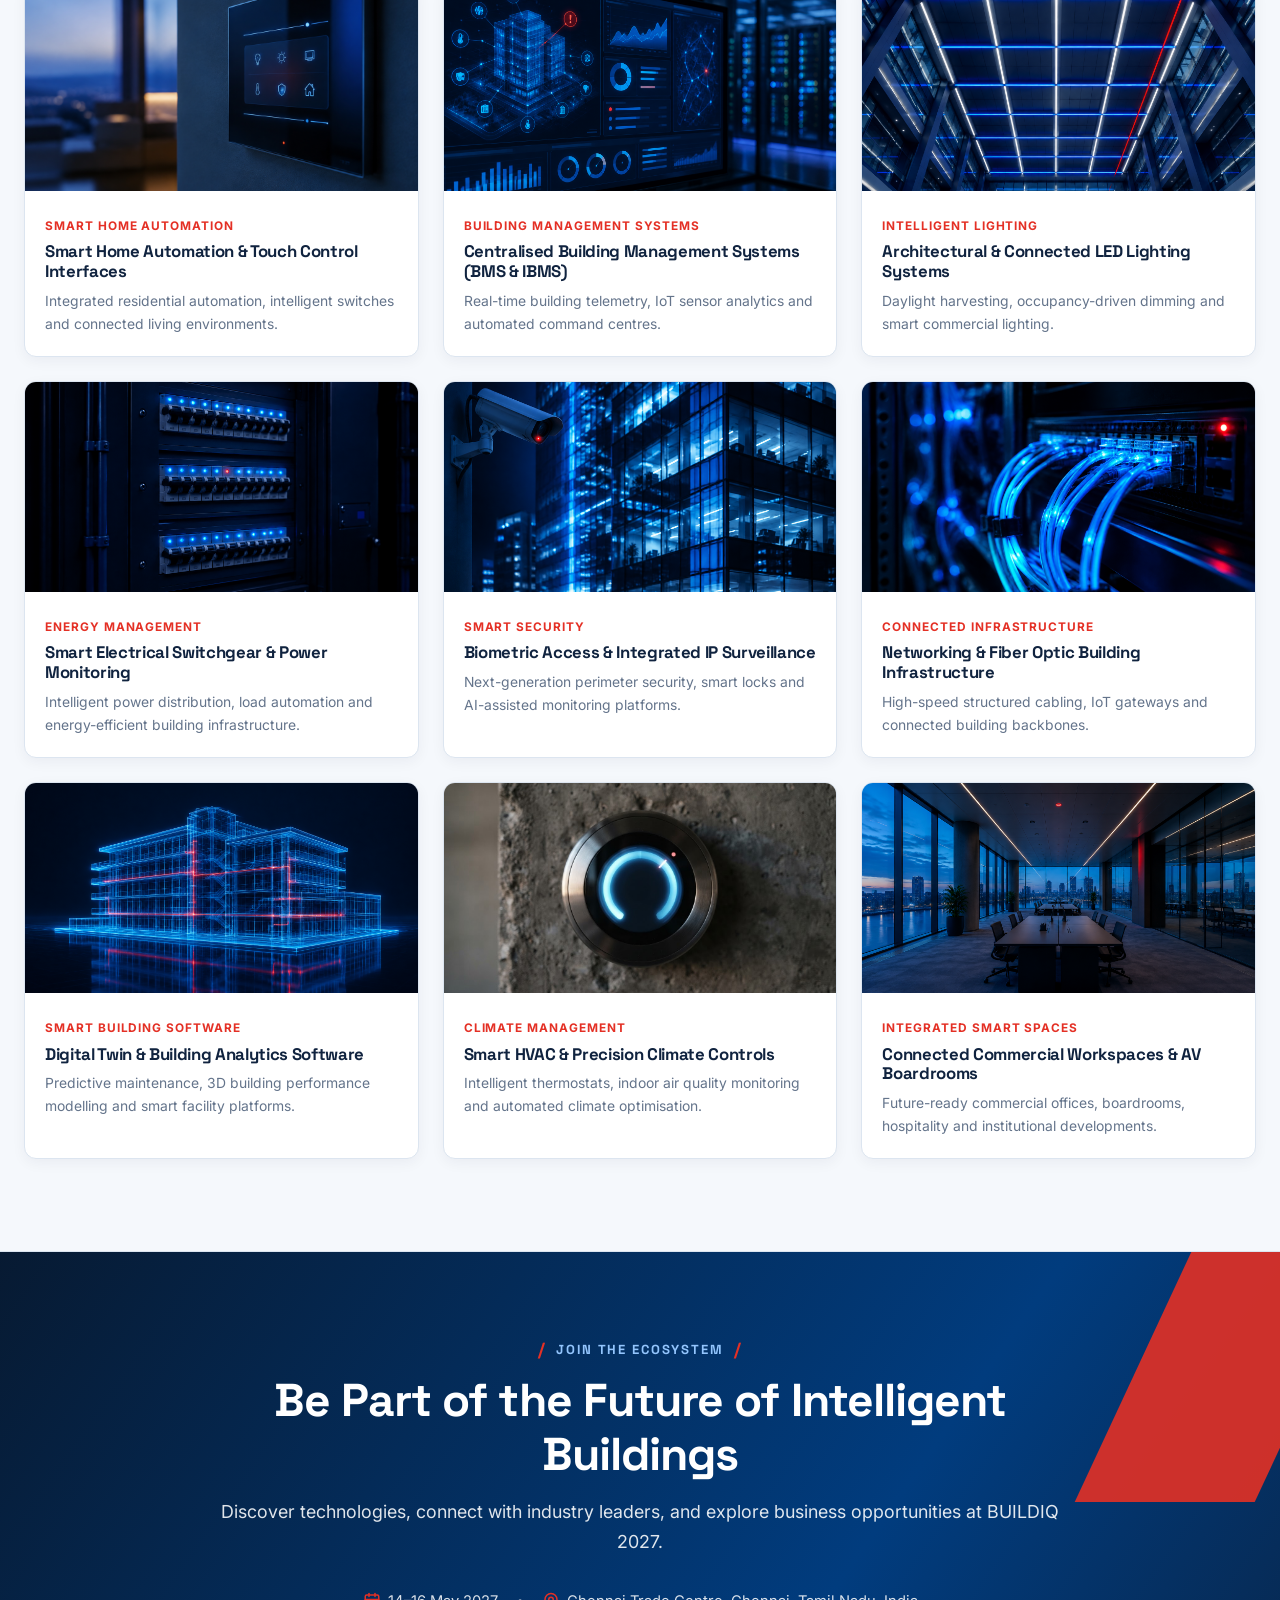
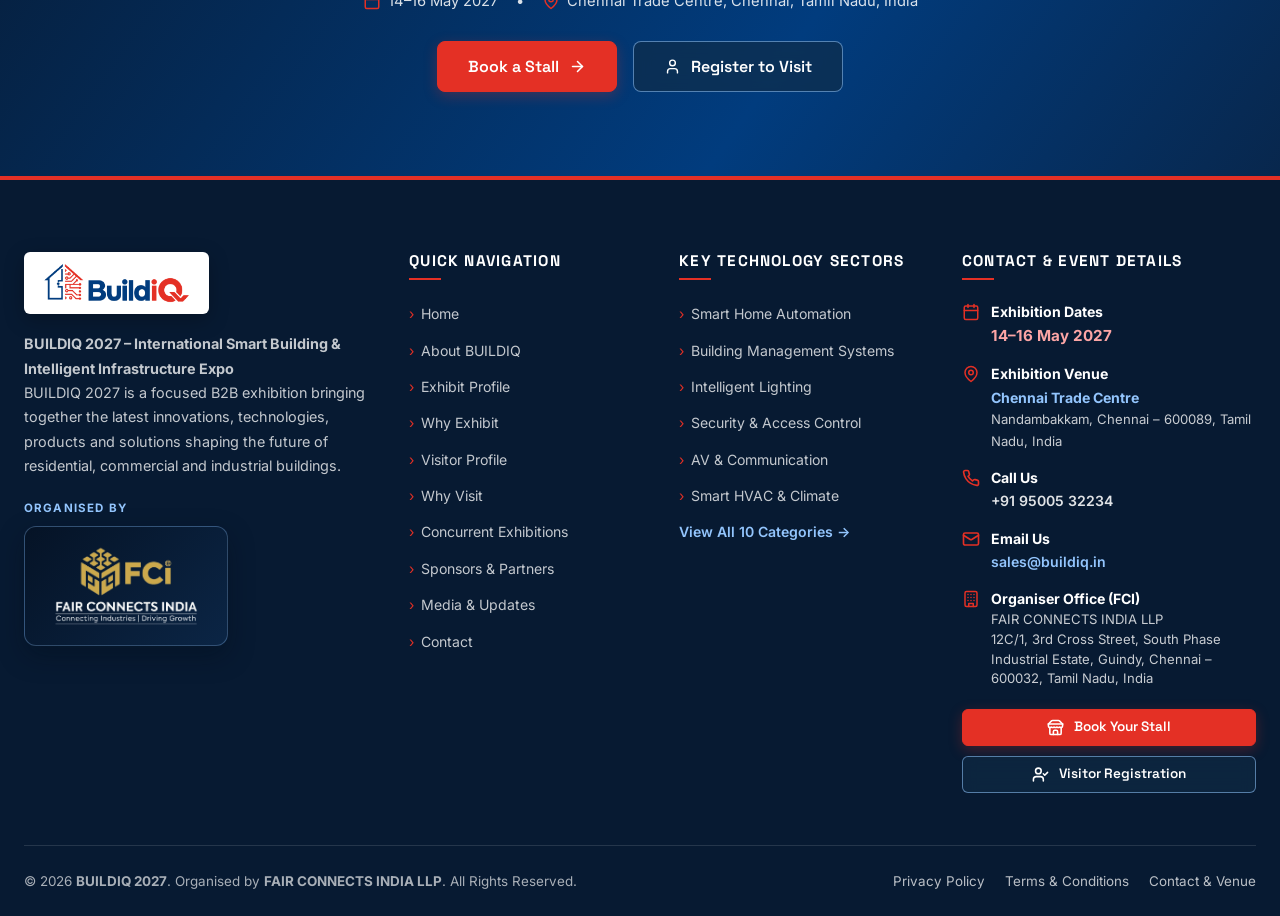
<file: media.html>
<!DOCTYPE html>
<html lang="en">
<head>
  <meta charset="UTF-8" />
  <meta name="viewport" content="width=device-width, initial-scale=1.0" />
  <title>Media &amp; Updates – News, Announcements &amp; Technology Gallery | BUILDIQ 2027</title>
  <meta
    name="description"
    content="Official news, announcements, press updates and smart building technology gallery for BUILDIQ 2027 at Chennai Trade Centre."
  />
  <link rel="icon" type="image/png" href="assets/images/buildiq-logo.png" />
  <link rel="preconnect" href="https://fonts.googleapis.com" />
  <link rel="preconnect" href="https://fonts.gstatic.com" crossorigin />
  <link
    href="https://fonts.googleapis.com/css2?family=Inter:wght@400;500;600;700&family=Plus+Jakarta+Sans:wght@500;600;700;800&family=Space+Grotesk:wght@500;600;700;800&display=swap"
    rel="stylesheet"
  />
  <link rel="stylesheet" href="assets/css/styles.css" />
</head>
<body>
  <!-- Common Sticky Header (Loaded dynamically via components.js) -->
  <div id="site-header"></div>

  <main id="main-content">
    <!-- Page Hero Banner -->
    <section class="page-hero circuit-bg-dark">
      <div class="hero-corner-top-right"></div>
      <div class="container page-hero-inner">
        <nav class="breadcrumb" aria-label="Breadcrumb">
          <a href="index.html">Home</a>
          <span class="sep">/</span>
          <span class="current" aria-current="page">Media &amp; Updates</span>
        </nav>
        <div class="eyebrow">
          <span class="slash">/</span>
          <span>MEDIA &amp; UPDATES</span>
        </div>
        <h1>News, Announcements &amp; Smart Building Showcase Gallery</h1>
        <p>
          Stay updated with official announcements, trade media partnerships and visual highlights for BUILDIQ 2027 (14–16 May 2027, Chennai Trade Centre).
        </p>
        <div class="page-hero-highlight-strip">
          <div class="page-hero-highlight-item">
            <svg viewBox="0 0 24 24" fill="none" stroke="currentColor" stroke-width="2.2" stroke-linecap="round" stroke-linejoin="round"><rect width="18" height="18" x="3" y="4" rx="2" ry="2"/><line x1="16" x2="16" y1="2" y2="6"/><line x1="8" x2="8" y1="2" y2="6"/><line x1="3" x2="21" y1="10" y2="10"/></svg>
            <span>14–16 May 2027</span>
          </div>
          <span style="color:rgba(255,255,255,0.35);">|</span>
          <div class="page-hero-highlight-item">
            <svg viewBox="0 0 24 24" fill="none" stroke="currentColor" stroke-width="2.2" stroke-linecap="round" stroke-linejoin="round"><path d="M20 10c0 6-8 12-8 12s-8-6-8-12a8 8 0 0 1 16 0Z"/><circle cx="12" cy="10" r="3"/></svg>
            <span>Chennai Trade Centre, Chennai, Tamil Nadu, India</span>
          </div>
        </div>
      </div>
    </section>

    <!-- Official Announcements & Technology Showcase Gallery -->
    <section class="section section-light">
      <div class="container">
        <div class="section-heading center">
          <div class="eyebrow"><span class="slash">/</span><span>OFFICIAL ANNOUNCEMENTS &amp; PRESS</span></div>
          <h2 class="section-title">Exhibition News &amp; Media Releases</h2>
          <p class="section-subtitle">
            Official press releases, industry association announcements and exhibitor updates for BUILDIQ 2027.
          </p>
        </div>

        <!-- Dynamic News Articles List / Empty State -->
        <div id="news-articles-list"></div>

        <!-- Technology Showcase Gallery -->
        <div style="margin-top:64px;">
          <div class="section-heading center">
            <div class="eyebrow"><span class="slash">/</span><span>TECHNOLOGY SHOWCASE GALLERY</span></div>
            <h2 class="section-title">Smart Building Domains Featured at <span class="text-red">BUILDIQ 2027</span></h2>
            <p class="section-subtitle">
              Visualising the connected technologies, automation systems and intelligent infrastructure represented across the exhibition floor.
            </p>
          </div>

          <!-- Dynamic 9 Gallery Cards from JSON -->
          <div class="gallery-grid" id="media-gallery-grid"></div>
        </div>
      </div>
    </section>

    <!-- Final CTA Banner -->
    <section class="final-cta-section circuit-bg-dark">
      <div class="final-cta-ribbon"></div>
      <div class="container">
        <div class="final-cta-box">
          <div class="eyebrow" style="justify-content:center; color:#93C5FD;">
            <span class="slash">/</span>
            <span>JOIN THE ECOSYSTEM</span>
            <span class="slash">/</span>
          </div>
          <h2>Be Part of the Future of Intelligent Buildings</h2>
          <p>Discover technologies, connect with industry leaders, and explore business opportunities at BUILDIQ 2027.</p>
          <div style="display:inline-flex; flex-wrap:wrap; justify-content:center; gap:18px; margin-bottom:28px; font-size:0.92rem; color:rgba(255,255,255,0.85);">
            <span style="display:inline-flex; align-items:center; gap:7px;">
              <span style="color:var(--color-secondary); display:flex;">
                <svg width="18" height="18" viewBox="0 0 24 24" fill="none" stroke="currentColor" stroke-width="2" stroke-linecap="round" stroke-linejoin="round"><rect width="18" height="18" x="3" y="4" rx="2" ry="2"/><line x1="16" x2="16" y1="2" y2="6"/><line x1="8" x2="8" y1="2" y2="6"/><line x1="3" x2="21" y1="10" y2="10"/></svg>
              </span>
              14–16 May 2027
            </span>
            <span>•</span>
            <span style="display:inline-flex; align-items:center; gap:7px;">
              <span style="color:var(--color-secondary); display:flex;">
                <svg width="18" height="18" viewBox="0 0 24 24" fill="none" stroke="currentColor" stroke-width="2" stroke-linecap="round" stroke-linejoin="round"><path d="M20 10c0 6-8 12-8 12s-8-6-8-12a8 8 0 0 1 16 0Z"/><circle cx="12" cy="10" r="3"/></svg>
              </span>
              Chennai Trade Centre, Chennai, Tamil Nadu, India
            </span>
          </div>
          <div class="final-cta-actions">
            <a href="contact.html?form=exhibitor-enquiry" class="btn btn-primary btn-lg">
              <span>Book a Stall</span>
              <svg class="arrow-icon" width="18" height="18" viewBox="0 0 24 24" fill="none" stroke="currentColor" stroke-width="2.2" stroke-linecap="round" stroke-linejoin="round"><path d="M5 12h14"/><path d="m12 5 7 7-7 7"/></svg>
            </a>
            <a href="contact.html?form=visitor-registration" class="btn btn-glass btn-lg">
              <svg width="18" height="18" viewBox="0 0 24 24" fill="none" stroke="currentColor" stroke-width="2" stroke-linecap="round" stroke-linejoin="round"><path d="M19 21v-2a4 4 0 0 0-4-4H9a4 4 0 0 0-4 4v2"/><circle cx="12" cy="7" r="4"/></svg>
              <span>Register to Visit</span>
            </a>
          </div>
        </div>
      </div>
    </section>
  </main>

  <!-- Common Footer + Floating Social Sidebar (Loaded dynamically via components.js) -->
  <div id="site-footer"></div>

  <script src="assets/js/data.js"></script>
  <script src="assets/js/components.js"></script>
  <script src="assets/js/forms.js"></script>
  <script src="assets/js/main.js"></script>
</body>
</html>
</file>
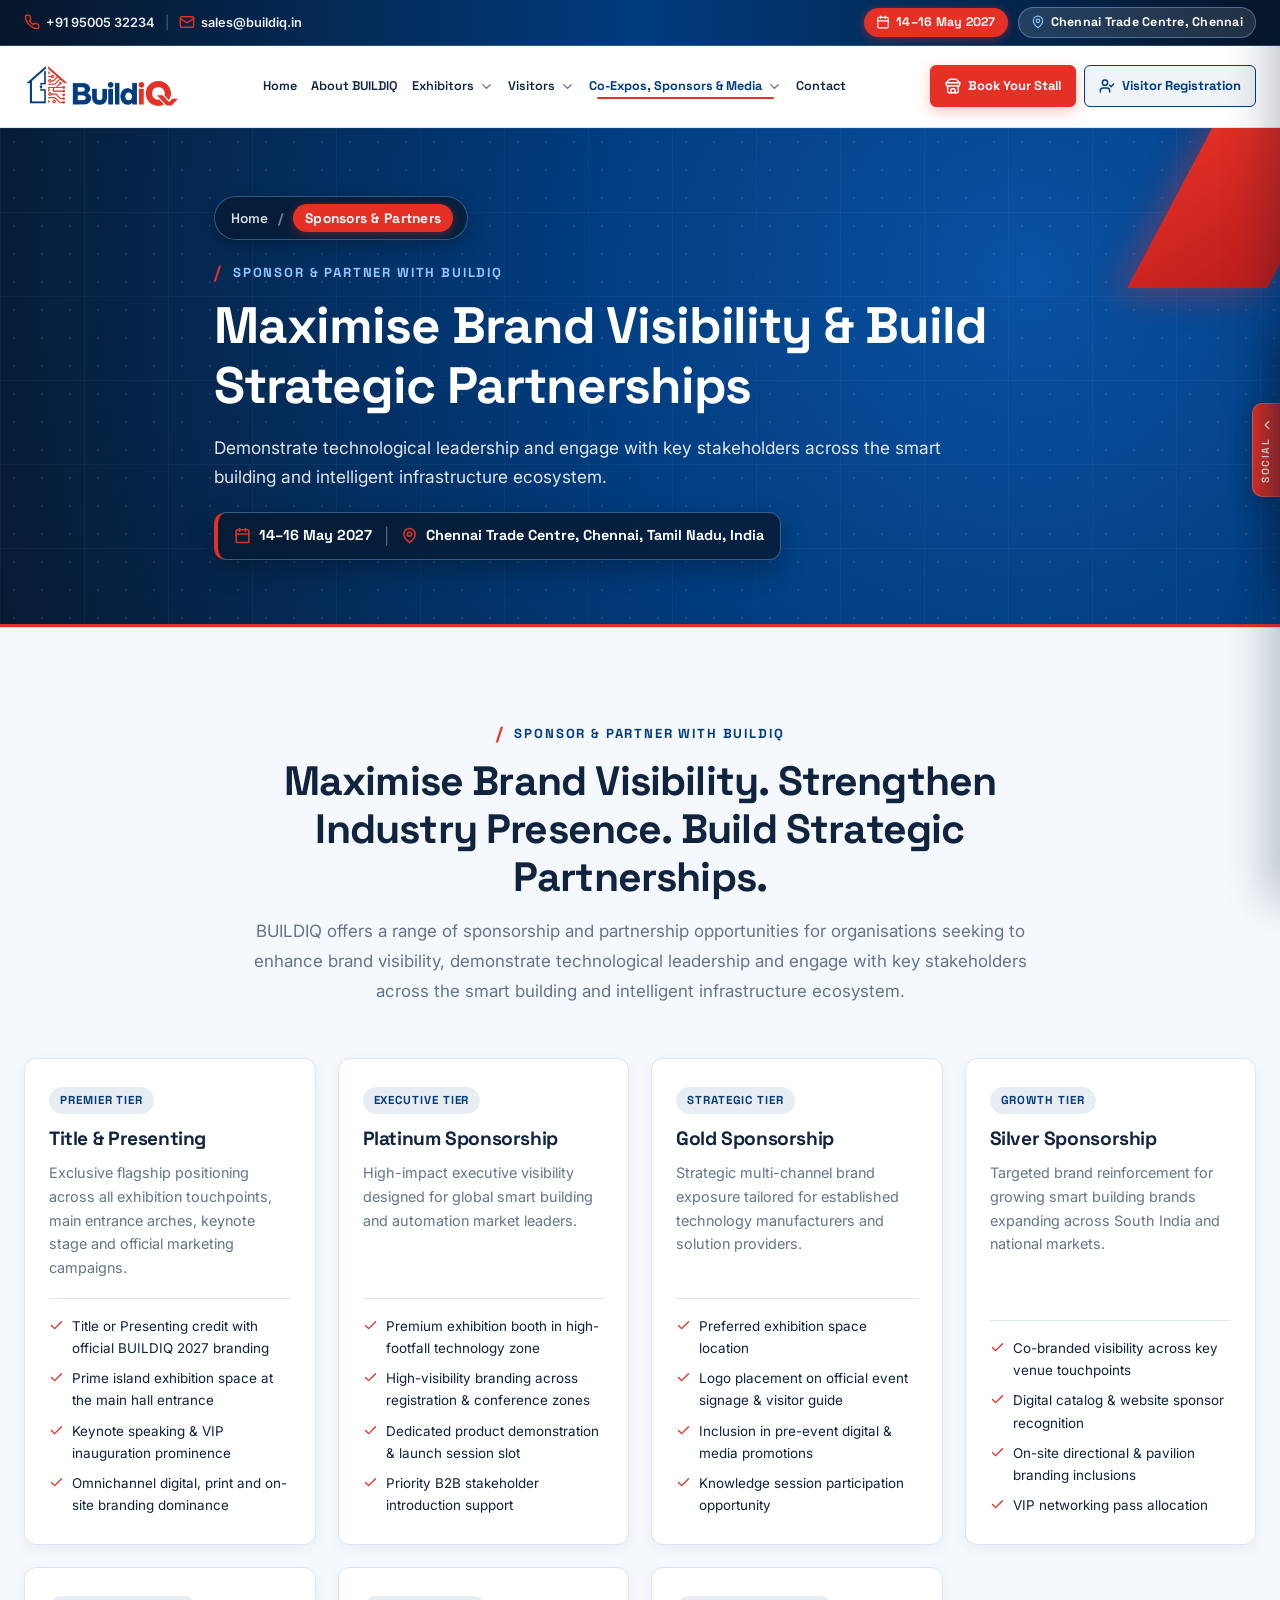
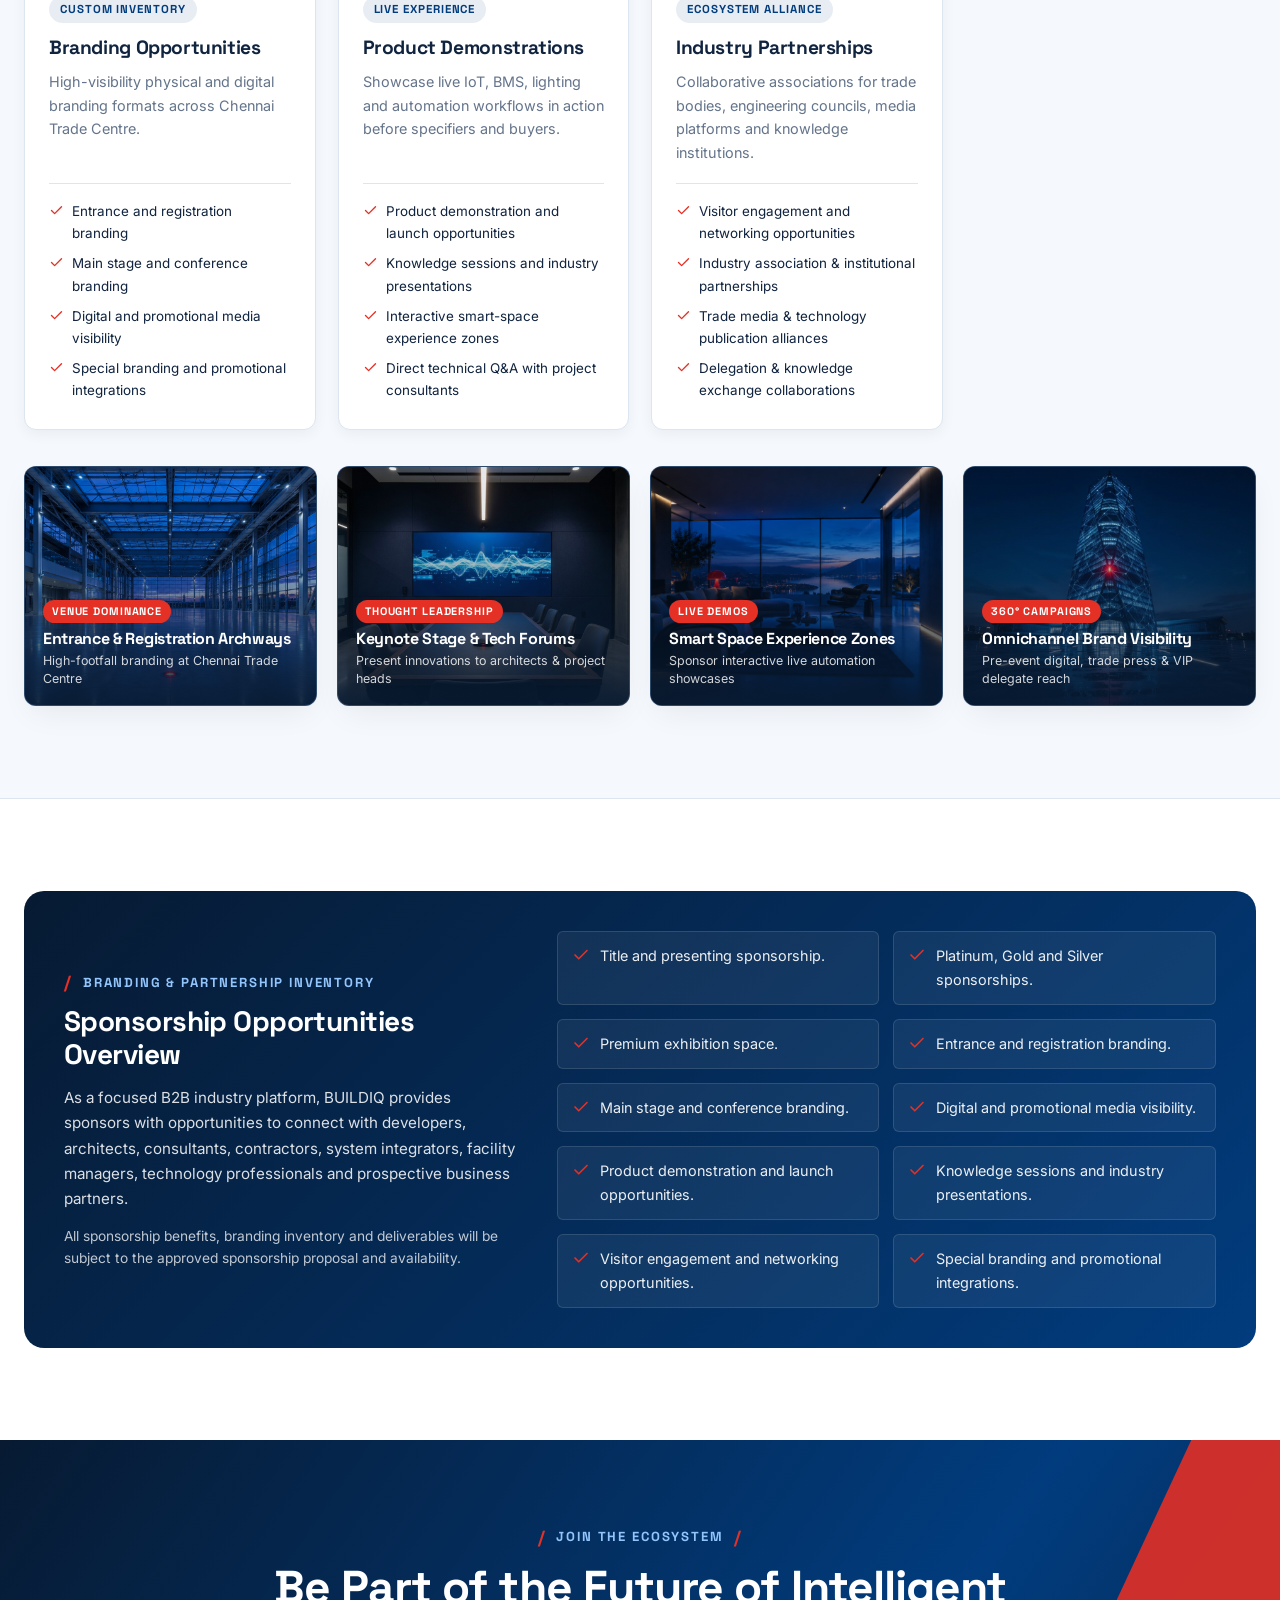
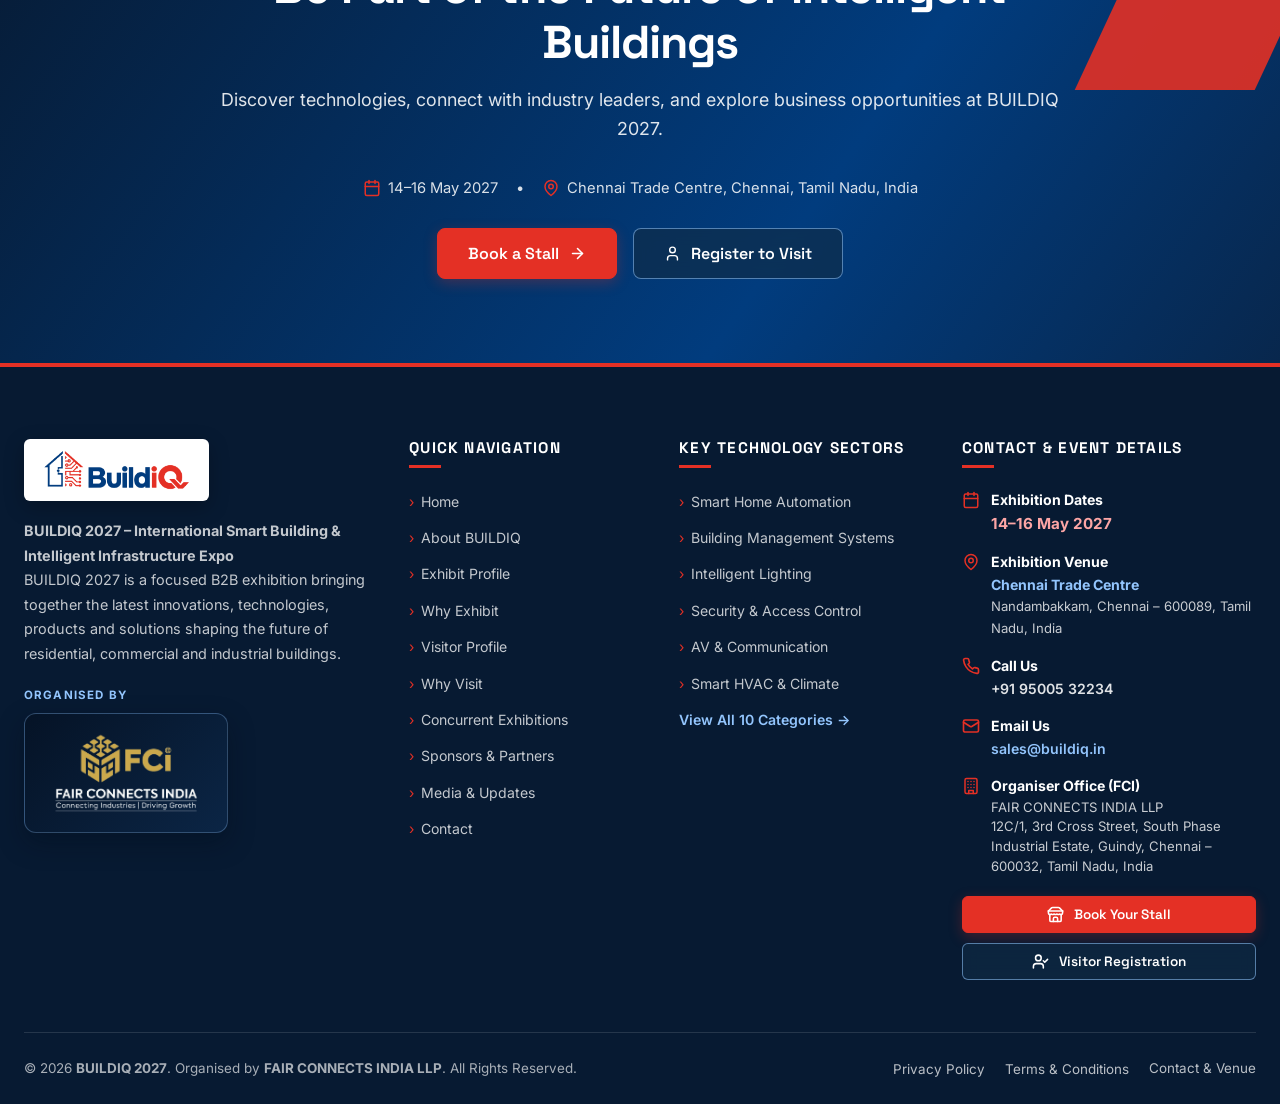
<file: sponsors.html>
<!DOCTYPE html>
<html lang="en">
<head>
  <meta charset="UTF-8" />
  <meta name="viewport" content="width=device-width, initial-scale=1.0" />
  <title>Sponsors &amp; Partners – Brand Visibility &amp; Strategic Partnerships | BUILDIQ 2027</title>
  <meta
    name="description"
    content="Maximise brand visibility and demonstrate technological leadership with Title, Presenting, Platinum, Gold and Silver sponsorship opportunities at BUILDIQ 2027."
  />
  <link rel="icon" type="image/png" href="assets/images/buildiq-logo.png" />
  <link rel="preconnect" href="https://fonts.googleapis.com" />
  <link rel="preconnect" href="https://fonts.gstatic.com" crossorigin />
  <link
    href="https://fonts.googleapis.com/css2?family=Inter:wght@400;500;600;700&family=Plus+Jakarta+Sans:wght@500;600;700;800&family=Space+Grotesk:wght@500;600;700;800&display=swap"
    rel="stylesheet"
  />
  <link rel="stylesheet" href="assets/css/styles.css" />
</head>
<body>
  <!-- Common Sticky Header (Loaded dynamically via components.js) -->
  <div id="site-header"></div>

  <main id="main-content">
    <!-- Page Hero Banner -->
    <section class="page-hero circuit-bg-dark">
      <div class="hero-corner-top-right"></div>
      <div class="container page-hero-inner">
        <nav class="breadcrumb" aria-label="Breadcrumb">
          <a href="index.html">Home</a>
          <span class="sep">/</span>
          <span class="current" aria-current="page">Sponsors &amp; Partners</span>
        </nav>
        <div class="eyebrow">
          <span class="slash">/</span>
          <span>SPONSOR &amp; PARTNER WITH BUILDIQ</span>
        </div>
        <h1>Maximise Brand Visibility &amp; Build Strategic Partnerships</h1>
        <p>
          Demonstrate technological leadership and engage with key stakeholders across the smart building and intelligent infrastructure ecosystem.
        </p>
        <div class="page-hero-highlight-strip">
          <div class="page-hero-highlight-item">
            <svg viewBox="0 0 24 24" fill="none" stroke="currentColor" stroke-width="2.2" stroke-linecap="round" stroke-linejoin="round"><rect width="18" height="18" x="3" y="4" rx="2" ry="2"/><line x1="16" x2="16" y1="2" y2="6"/><line x1="8" x2="8" y1="2" y2="6"/><line x1="3" x2="21" y1="10" y2="10"/></svg>
            <span>14–16 May 2027</span>
          </div>
          <span style="color:rgba(255,255,255,0.35);">|</span>
          <div class="page-hero-highlight-item">
            <svg viewBox="0 0 24 24" fill="none" stroke="currentColor" stroke-width="2.2" stroke-linecap="round" stroke-linejoin="round"><path d="M20 10c0 6-8 12-8 12s-8-6-8-12a8 8 0 0 1 16 0Z"/><circle cx="12" cy="10" r="3"/></svg>
            <span>Chennai Trade Centre, Chennai, Tamil Nadu, India</span>
          </div>
        </div>
      </div>
    </section>

    <!-- Sponsorship Tiers & Opportunities (Cards from JSON) -->
    <section class="section section-light">
      <div class="container">
        <div class="section-heading center">
          <div class="eyebrow">
            <span class="slash">/</span>
            <span>SPONSOR &amp; PARTNER WITH BUILDIQ</span>
          </div>
          <h2 class="section-title">Maximise Brand Visibility. Strengthen Industry Presence. Build Strategic Partnerships.</h2>
          <p class="section-subtitle">
            BUILDIQ offers a range of sponsorship and partnership opportunities for organisations seeking to enhance brand visibility, demonstrate technological leadership and engage with key stakeholders across the smart building and intelligent infrastructure ecosystem.
          </p>
        </div>

        <!-- Dynamic Sponsorship Tier Cards -->
        <div class="sponsor-tiers-grid" id="sponsor-tiers-grid"></div>

        <!-- High-Impact Branding Touchpoints Showcase -->
        <div class="industry-showcase-grid">
          <div class="industry-showcase-card">
            <img src="assets/images/chennai-trade-centre-hall.png" alt="Main Hall Entrance &amp; Registration Branding" loading="lazy" />
            <div class="industry-showcase-overlay">
              <span class="industry-showcase-tag">Venue Dominance</span>
              <h4>Entrance &amp; Registration Archways</h4>
              <p>High-footfall branding at Chennai Trade Centre</p>
            </div>
          </div>
          <div class="industry-showcase-card">
            <img src="assets/images/av-communication-solutions.jpg" alt="Main Stage &amp; Knowledge Sessions" loading="lazy" />
            <div class="industry-showcase-overlay">
              <span class="industry-showcase-tag">Thought Leadership</span>
              <h4>Keynote Stage &amp; Tech Forums</h4>
              <p>Present innovations to architects &amp; project heads</p>
            </div>
          </div>
          <div class="industry-showcase-card">
            <img src="assets/images/smart-home-automation.png" alt="Interactive Experience Zones" loading="lazy" />
            <div class="industry-showcase-overlay">
              <span class="industry-showcase-tag">Live Demos</span>
              <h4>Smart Space Experience Zones</h4>
              <p>Sponsor interactive live automation showcases</p>
            </div>
          </div>
          <div class="industry-showcase-card">
            <img src="assets/images/smart-building-tower.jpg" alt="Omnichannel Digital &amp; Print Media" loading="lazy" />
            <div class="industry-showcase-overlay">
              <span class="industry-showcase-tag">360° Campaigns</span>
              <h4>Omnichannel Brand Visibility</h4>
              <p>Pre-event digital, trade press &amp; VIP delegate reach</p>
            </div>
          </div>
        </div>
      </div>
    </section>

    <!-- Complete Official Inventory Checklist (List from JSON) -->
    <section class="section section-white">
      <div class="container">
        <div class="checklist-panel" style="margin-top:0;">
          <div>
            <div class="eyebrow" style="color:#93C5FD;"><span class="slash">/</span><span>BRANDING &amp; PARTNERSHIP INVENTORY</span></div>
            <h3 style="font-size:1.75rem; color:#fff; margin-bottom:14px;">Sponsorship Opportunities Overview</h3>
            <p style="color:rgba(255,255,255,0.86); font-size:0.95rem; margin-bottom:14px;">
              As a focused B2B industry platform, BUILDIQ provides sponsors with opportunities to connect with developers, architects, consultants, contractors, system integrators, facility managers, technology professionals and prospective business partners.
            </p>
            <p style="color:rgba(255,255,255,0.75); font-size:0.86rem;">
              All sponsorship benefits, branding inventory and deliverables will be subject to the approved sponsorship proposal and availability.
            </p>
          </div>

          <!-- Dynamic 10 Official Sponsorship Inventory Items -->
          <div class="checklist-items" id="sponsor-official-list"></div>
        </div>
      </div>
    </section>

    <!-- FORMS TEMPORARILY DISABLED (Will be enabled later; dropdown options auto-load from JSON)
    <section class="section section-light" id="sponsorship-enquiry">
      <div class="container" style="max-width:920px;">
        <div id="sponsor-form-mount"></div>
      </div>
    </section>
    -->

    <!-- Final CTA Banner -->
    <section class="final-cta-section circuit-bg-dark">
      <div class="final-cta-ribbon"></div>
      <div class="container">
        <div class="final-cta-box">
          <div class="eyebrow" style="justify-content:center; color:#93C5FD;">
            <span class="slash">/</span>
            <span>JOIN THE ECOSYSTEM</span>
            <span class="slash">/</span>
          </div>
          <h2>Be Part of the Future of Intelligent Buildings</h2>
          <p>Discover technologies, connect with industry leaders, and explore business opportunities at BUILDIQ 2027.</p>
          <div style="display:inline-flex; flex-wrap:wrap; justify-content:center; gap:18px; margin-bottom:28px; font-size:0.92rem; color:rgba(255,255,255,0.85);">
            <span style="display:inline-flex; align-items:center; gap:7px;">
              <span style="color:var(--color-secondary); display:flex;">
                <svg width="18" height="18" viewBox="0 0 24 24" fill="none" stroke="currentColor" stroke-width="2" stroke-linecap="round" stroke-linejoin="round"><rect width="18" height="18" x="3" y="4" rx="2" ry="2"/><line x1="16" x2="16" y1="2" y2="6"/><line x1="8" x2="8" y1="2" y2="6"/><line x1="3" x2="21" y1="10" y2="10"/></svg>
              </span>
              14–16 May 2027
            </span>
            <span>•</span>
            <span style="display:inline-flex; align-items:center; gap:7px;">
              <span style="color:var(--color-secondary); display:flex;">
                <svg width="18" height="18" viewBox="0 0 24 24" fill="none" stroke="currentColor" stroke-width="2" stroke-linecap="round" stroke-linejoin="round"><path d="M20 10c0 6-8 12-8 12s-8-6-8-12a8 8 0 0 1 16 0Z"/><circle cx="12" cy="10" r="3"/></svg>
              </span>
              Chennai Trade Centre, Chennai, Tamil Nadu, India
            </span>
          </div>
          <div class="final-cta-actions">
            <a href="contact.html?form=exhibitor-enquiry" class="btn btn-primary btn-lg">
              <span>Book a Stall</span>
              <svg class="arrow-icon" width="18" height="18" viewBox="0 0 24 24" fill="none" stroke="currentColor" stroke-width="2.2" stroke-linecap="round" stroke-linejoin="round"><path d="M5 12h14"/><path d="m12 5 7 7-7 7"/></svg>
            </a>
            <a href="contact.html?form=visitor-registration" class="btn btn-glass btn-lg">
              <svg width="18" height="18" viewBox="0 0 24 24" fill="none" stroke="currentColor" stroke-width="2" stroke-linecap="round" stroke-linejoin="round"><path d="M19 21v-2a4 4 0 0 0-4-4H9a4 4 0 0 0-4 4v2"/><circle cx="12" cy="7" r="4"/></svg>
              <span>Register to Visit</span>
            </a>
          </div>
        </div>
      </div>
    </section>
  </main>

  <!-- Common Footer + Floating Social Sidebar (Loaded dynamically via components.js) -->
  <div id="site-footer"></div>

  <script src="assets/js/data.js"></script>
  <script src="assets/js/components.js"></script>
  <script src="assets/js/forms.js"></script>
  <script src="assets/js/main.js"></script>
</body>
</html>
</file>
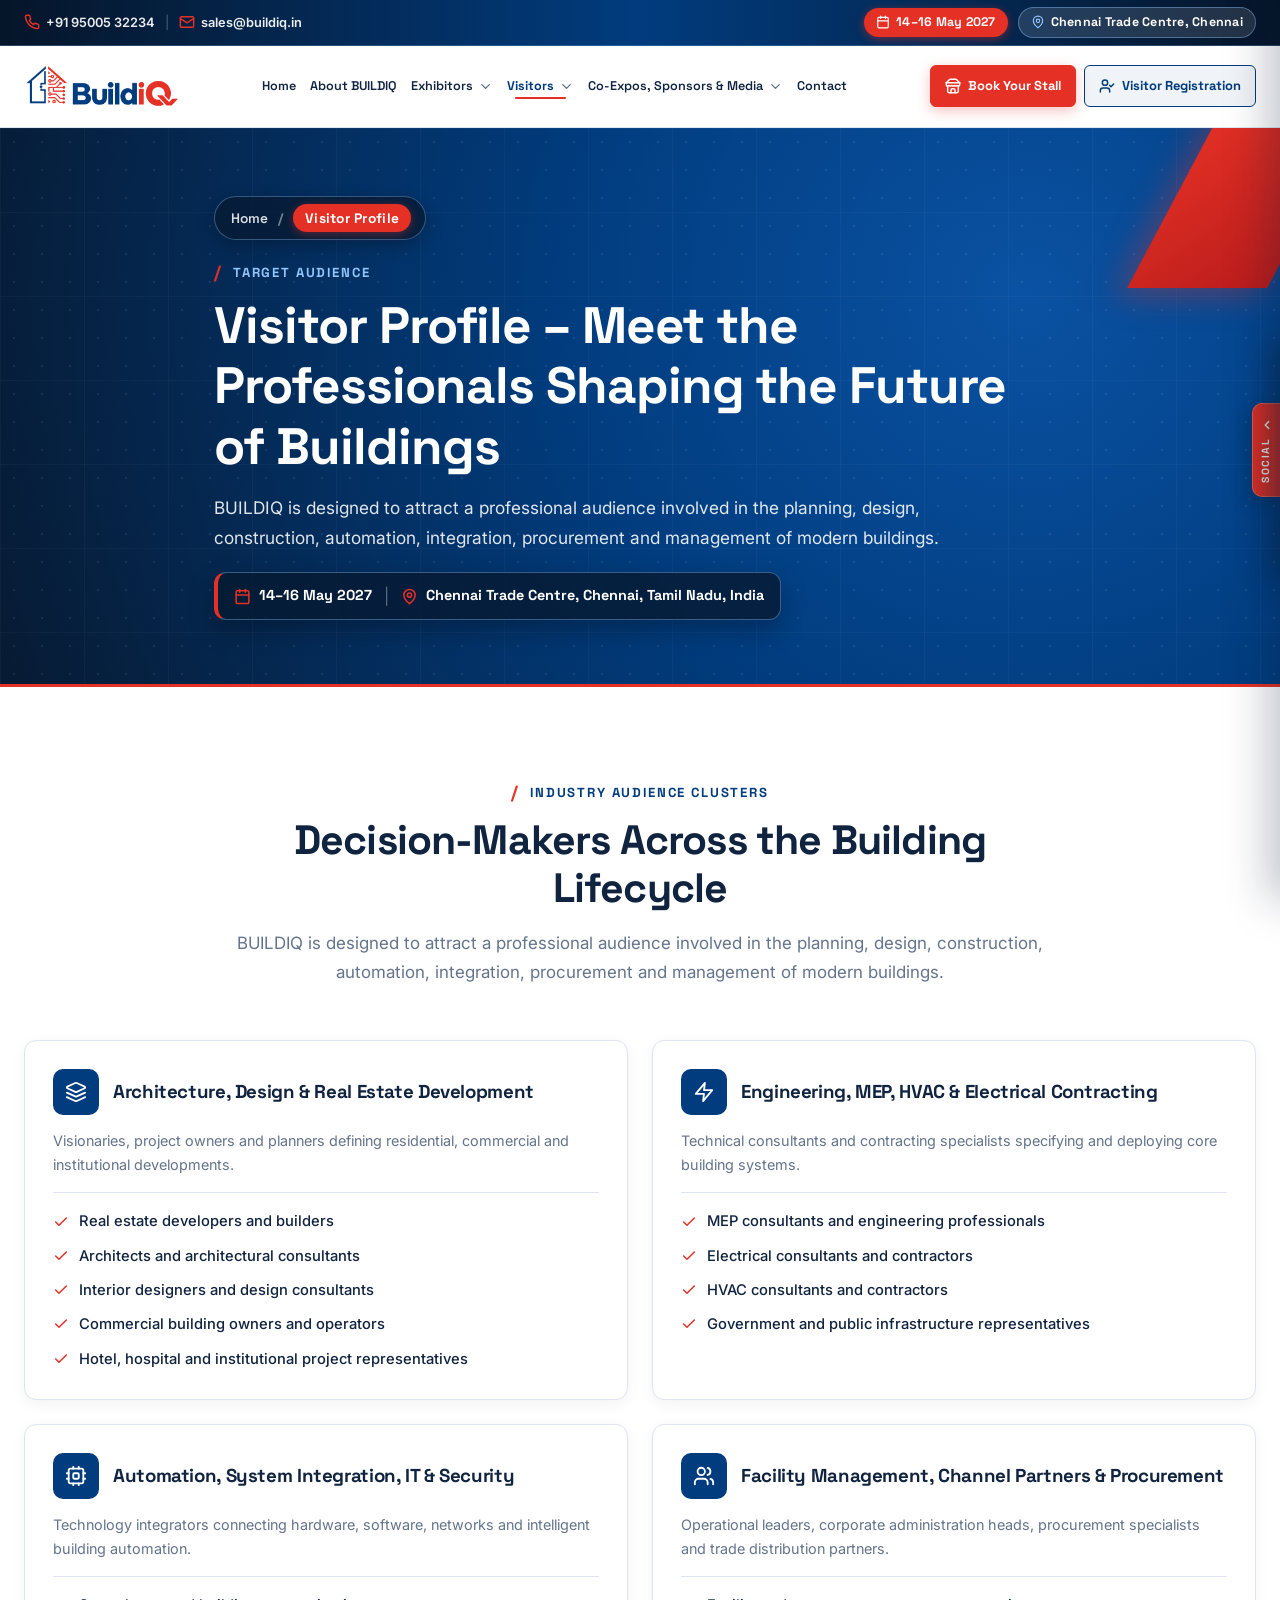
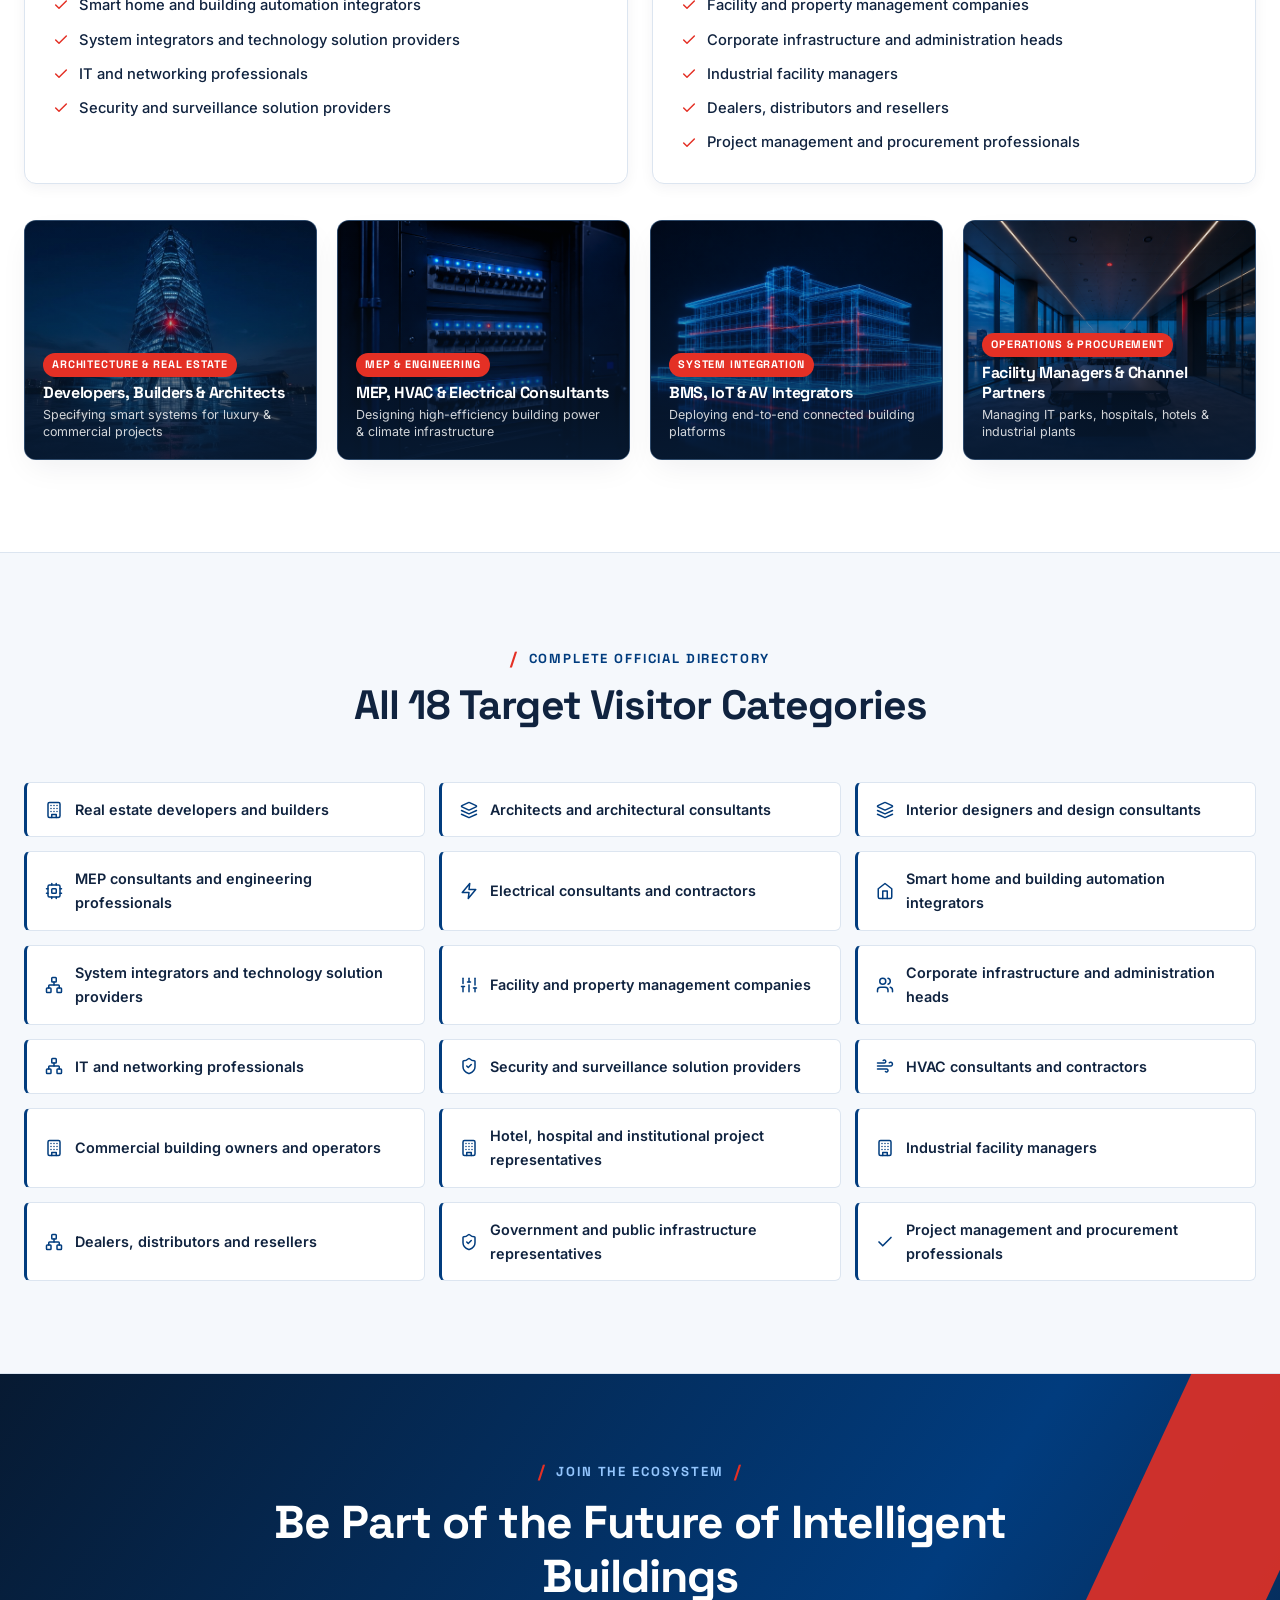
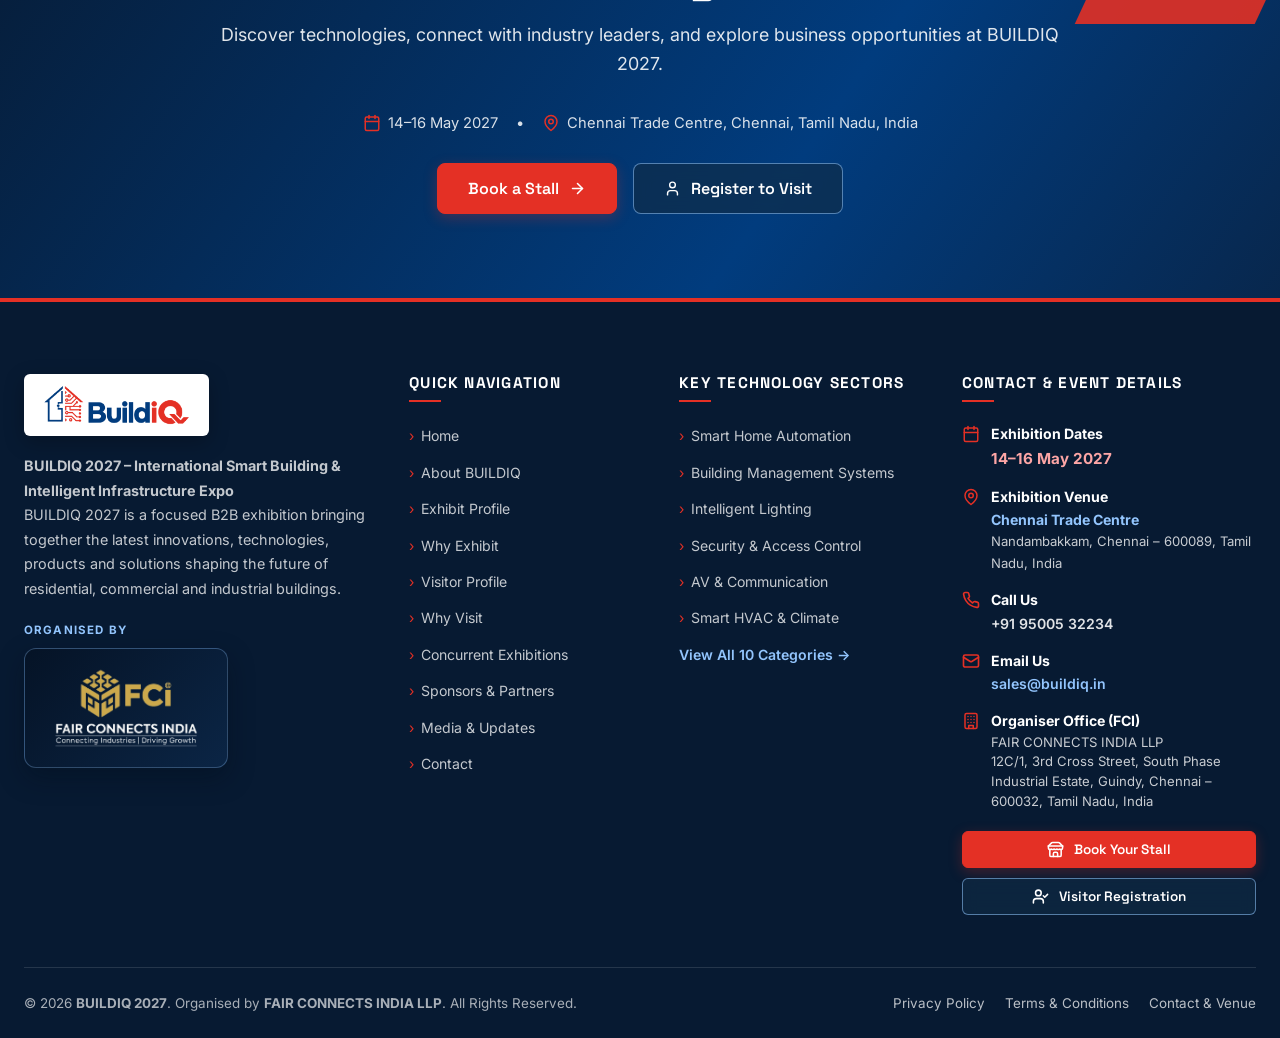
<file: visitor-profile.html>
<!DOCTYPE html>
<html lang="en">
<head>
  <meta charset="UTF-8" />
  <meta name="viewport" content="width=device-width, initial-scale=1.0" />
  <title>Visitor Profile – Architects, Developers, Integrators &amp; Consultants | BUILDIQ 2027</title>
  <meta
    name="description"
    content="Meet the professionals shaping the future of buildings at BUILDIQ 2027, including developers, architects, MEP consultants, electrical contractors, system integrators and facility managers."
  />
  <link rel="icon" type="image/png" href="assets/images/buildiq-logo.png" />
  <link rel="preconnect" href="https://fonts.googleapis.com" />
  <link rel="preconnect" href="https://fonts.gstatic.com" crossorigin />
  <link
    href="https://fonts.googleapis.com/css2?family=Inter:wght@400;500;600;700&family=Plus+Jakarta+Sans:wght@500;600;700;800&family=Space+Grotesk:wght@500;600;700;800&display=swap"
    rel="stylesheet"
  />
  <link rel="stylesheet" href="assets/css/styles.css" />
</head>
<body>
  <!-- Common Sticky Header (Loaded dynamically via components.js) -->
  <div id="site-header"></div>

  <main id="main-content">
    <!-- Page Hero Banner -->
    <section class="page-hero circuit-bg-dark">
      <div class="hero-corner-top-right"></div>
      <div class="container page-hero-inner">
        <nav class="breadcrumb" aria-label="Breadcrumb">
          <a href="index.html">Home</a>
          <span class="sep">/</span>
          <span class="current" aria-current="page">Visitor Profile</span>
        </nav>
        <div class="eyebrow">
          <span class="slash">/</span>
          <span>TARGET AUDIENCE</span>
        </div>
        <h1>Visitor Profile – Meet the Professionals Shaping the Future of Buildings</h1>
        <p>
          BUILDIQ is designed to attract a professional audience involved in the planning, design, construction, automation, integration, procurement and management of modern buildings.
        </p>
        <div class="page-hero-highlight-strip">
          <div class="page-hero-highlight-item">
            <svg viewBox="0 0 24 24" fill="none" stroke="currentColor" stroke-width="2.2" stroke-linecap="round" stroke-linejoin="round"><rect width="18" height="18" x="3" y="4" rx="2" ry="2"/><line x1="16" x2="16" y1="2" y2="6"/><line x1="8" x2="8" y1="2" y2="6"/><line x1="3" x2="21" y1="10" y2="10"/></svg>
            <span>14–16 May 2027</span>
          </div>
          <span style="color:rgba(255,255,255,0.35);">|</span>
          <div class="page-hero-highlight-item">
            <svg viewBox="0 0 24 24" fill="none" stroke="currentColor" stroke-width="2.2" stroke-linecap="round" stroke-linejoin="round"><path d="M20 10c0 6-8 12-8 12s-8-6-8-12a8 8 0 0 1 16 0Z"/><circle cx="12" cy="10" r="3"/></svg>
            <span>Chennai Trade Centre, Chennai, Tamil Nadu, India</span>
          </div>
        </div>
      </div>
    </section>

    <!-- 4 Grouped Industry Audience Clusters (Cards from JSON) -->
    <section class="section section-white">
      <div class="container">
        <div class="section-heading center">
          <div class="eyebrow"><span class="slash">/</span><span>INDUSTRY AUDIENCE CLUSTERS</span></div>
          <h2 class="section-title">Decision-Makers Across the Building Lifecycle</h2>
          <p class="section-subtitle">
            BUILDIQ is designed to attract a professional audience involved in the planning, design, construction, automation, integration, procurement and management of modern buildings.
          </p>
        </div>

        <!-- Dynamic 4 Grouped Visitor Cluster Cards -->
        <div class="visitor-groups-grid" id="visitor-groups-grid"></div>

        <!-- Industry Sectors Attended by Visitors -->
        <div class="industry-showcase-grid">
          <div class="industry-showcase-card">
            <img src="assets/images/smart-building-tower.jpg" alt="Real Estate Developers &amp; Architects" loading="lazy" />
            <div class="industry-showcase-overlay">
              <span class="industry-showcase-tag">Architecture &amp; Real Estate</span>
              <h4>Developers, Builders &amp; Architects</h4>
              <p>Specifying smart systems for luxury &amp; commercial projects</p>
            </div>
          </div>
          <div class="industry-showcase-card">
            <img src="assets/images/energy-smart-electrical.png" alt="MEP &amp; Electrical Consultants" loading="lazy" />
            <div class="industry-showcase-overlay">
              <span class="industry-showcase-tag">MEP &amp; Engineering</span>
              <h4>MEP, HVAC &amp; Electrical Consultants</h4>
              <p>Designing high-efficiency building power &amp; climate infrastructure</p>
            </div>
          </div>
          <div class="industry-showcase-card">
            <img src="assets/images/smart-building-software.png" alt="System Integrators &amp; Automation Engineers" loading="lazy" />
            <div class="industry-showcase-overlay">
              <span class="industry-showcase-tag">System Integration</span>
              <h4>BMS, IoT &amp; AV Integrators</h4>
              <p>Deploying end-to-end connected building platforms</p>
            </div>
          </div>
          <div class="industry-showcase-card">
            <img src="assets/images/integrated-smart-spaces.png" alt="Facility Management &amp; Corporate Heads" loading="lazy" />
            <div class="industry-showcase-overlay">
              <span class="industry-showcase-tag">Operations &amp; Procurement</span>
              <h4>Facility Managers &amp; Channel Partners</h4>
              <p>Managing IT parks, hospitals, hotels &amp; industrial plants</p>
            </div>
          </div>
        </div>
      </div>
    </section>

    <!-- All 18 Target Visitor Categories (List from JSON) -->
    <section class="section section-light">
      <div class="container">
        <div class="section-heading center">
          <div class="eyebrow"><span class="slash">/</span><span>COMPLETE OFFICIAL DIRECTORY</span></div>
          <h2 class="section-title">All 18 Target Visitor Categories</h2>
        </div>

        <!-- Dynamic 18 Visitor Badges -->
        <div class="visitor-directory-grid" id="visitor-directory-grid"></div>
      </div>
    </section>

    <!-- Final CTA Banner -->
    <section class="final-cta-section circuit-bg-dark">
      <div class="final-cta-ribbon"></div>
      <div class="container">
        <div class="final-cta-box">
          <div class="eyebrow" style="justify-content:center; color:#93C5FD;">
            <span class="slash">/</span>
            <span>JOIN THE ECOSYSTEM</span>
            <span class="slash">/</span>
          </div>
          <h2>Be Part of the Future of Intelligent Buildings</h2>
          <p>Discover technologies, connect with industry leaders, and explore business opportunities at BUILDIQ 2027.</p>
          <div style="display:inline-flex; flex-wrap:wrap; justify-content:center; gap:18px; margin-bottom:28px; font-size:0.92rem; color:rgba(255,255,255,0.85);">
            <span style="display:inline-flex; align-items:center; gap:7px;">
              <span style="color:var(--color-secondary); display:flex;">
                <svg width="18" height="18" viewBox="0 0 24 24" fill="none" stroke="currentColor" stroke-width="2" stroke-linecap="round" stroke-linejoin="round"><rect width="18" height="18" x="3" y="4" rx="2" ry="2"/><line x1="16" x2="16" y1="2" y2="6"/><line x1="8" x2="8" y1="2" y2="6"/><line x1="3" x2="21" y1="10" y2="10"/></svg>
              </span>
              14–16 May 2027
            </span>
            <span>•</span>
            <span style="display:inline-flex; align-items:center; gap:7px;">
              <span style="color:var(--color-secondary); display:flex;">
                <svg width="18" height="18" viewBox="0 0 24 24" fill="none" stroke="currentColor" stroke-width="2" stroke-linecap="round" stroke-linejoin="round"><path d="M20 10c0 6-8 12-8 12s-8-6-8-12a8 8 0 0 1 16 0Z"/><circle cx="12" cy="10" r="3"/></svg>
              </span>
              Chennai Trade Centre, Chennai, Tamil Nadu, India
            </span>
          </div>
          <div class="final-cta-actions">
            <a href="contact.html?form=exhibitor-enquiry" class="btn btn-primary btn-lg">
              <span>Book a Stall</span>
              <svg class="arrow-icon" width="18" height="18" viewBox="0 0 24 24" fill="none" stroke="currentColor" stroke-width="2.2" stroke-linecap="round" stroke-linejoin="round"><path d="M5 12h14"/><path d="m12 5 7 7-7 7"/></svg>
            </a>
            <a href="contact.html?form=visitor-registration" class="btn btn-glass btn-lg">
              <svg width="18" height="18" viewBox="0 0 24 24" fill="none" stroke="currentColor" stroke-width="2" stroke-linecap="round" stroke-linejoin="round"><path d="M19 21v-2a4 4 0 0 0-4-4H9a4 4 0 0 0-4 4v2"/><circle cx="12" cy="7" r="4"/></svg>
              <span>Register to Visit</span>
            </a>
          </div>
        </div>
      </div>
    </section>
  </main>

  <!-- Common Footer + Floating Social Sidebar (Loaded dynamically via components.js) -->
  <div id="site-footer"></div>

  <script src="assets/js/data.js"></script>
  <script src="assets/js/components.js"></script>
  <script src="assets/js/forms.js"></script>
  <script src="assets/js/main.js"></script>
</body>
</html>
</file>
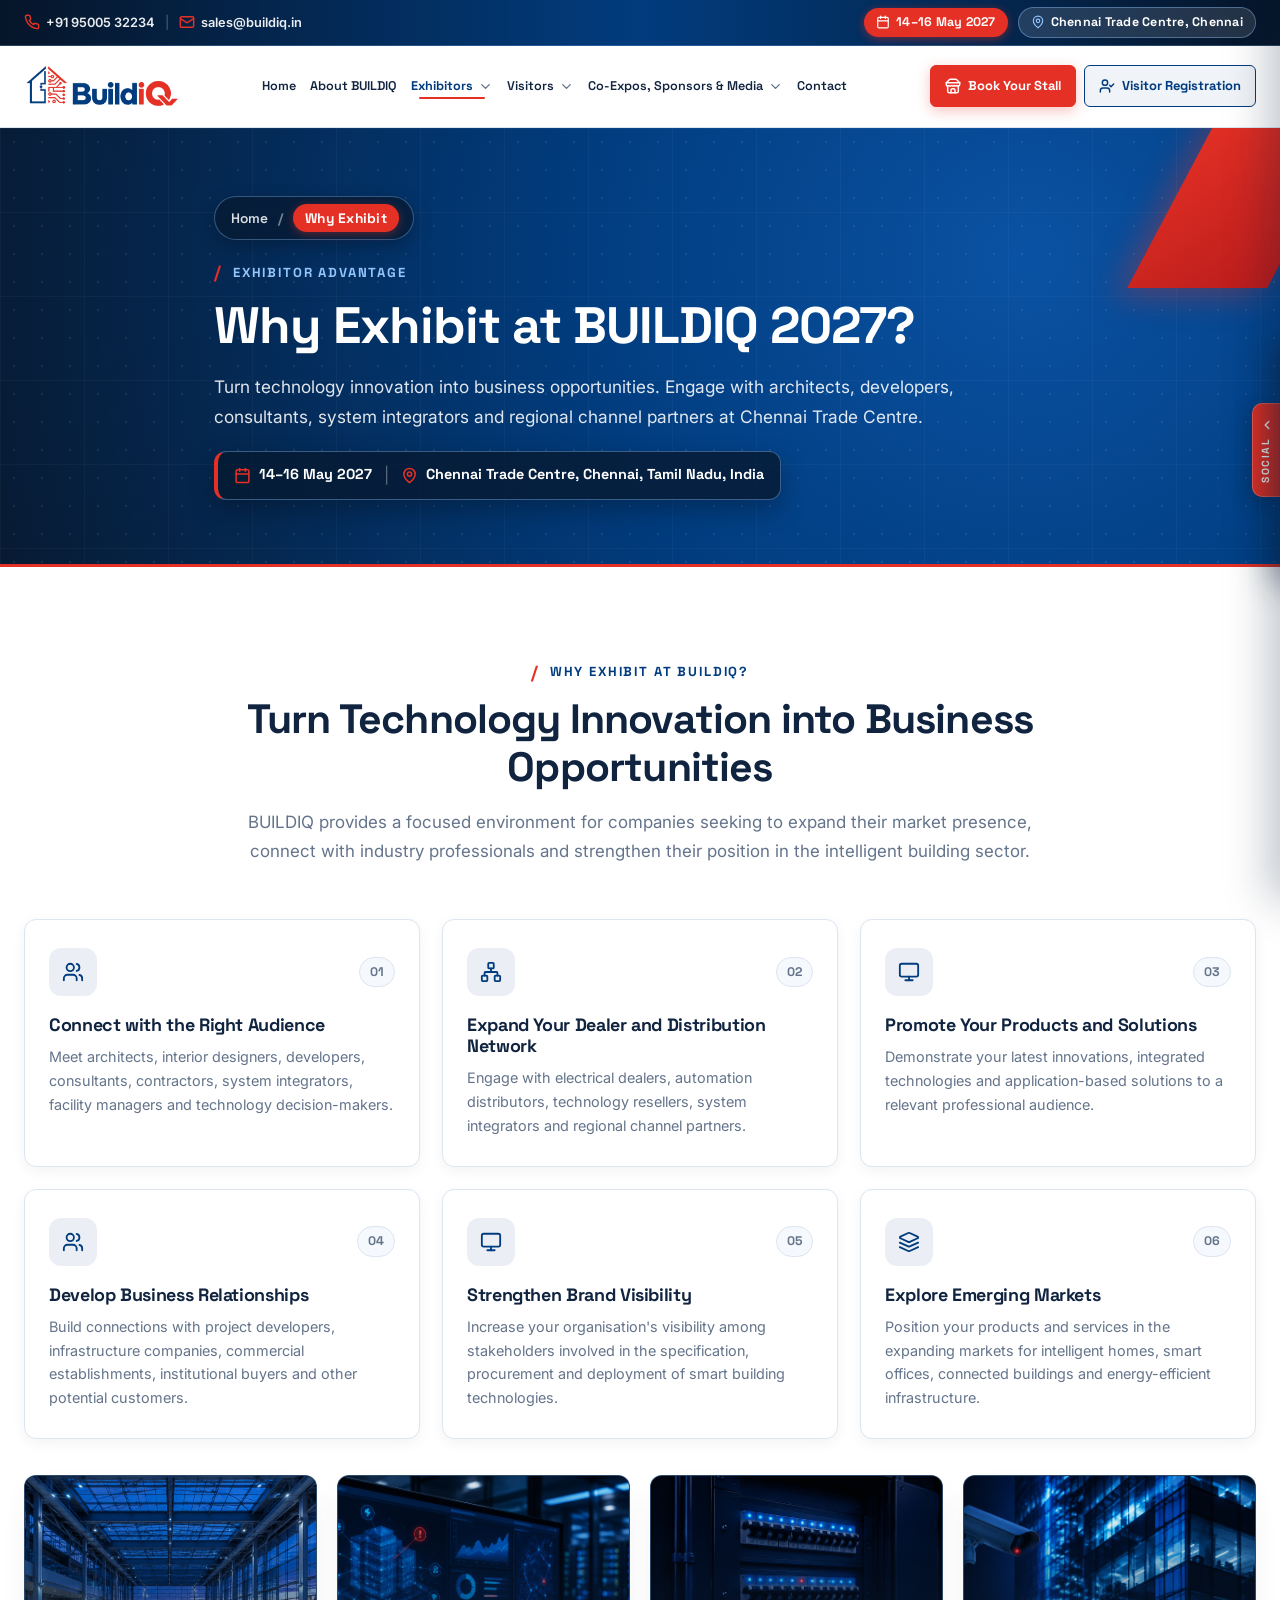
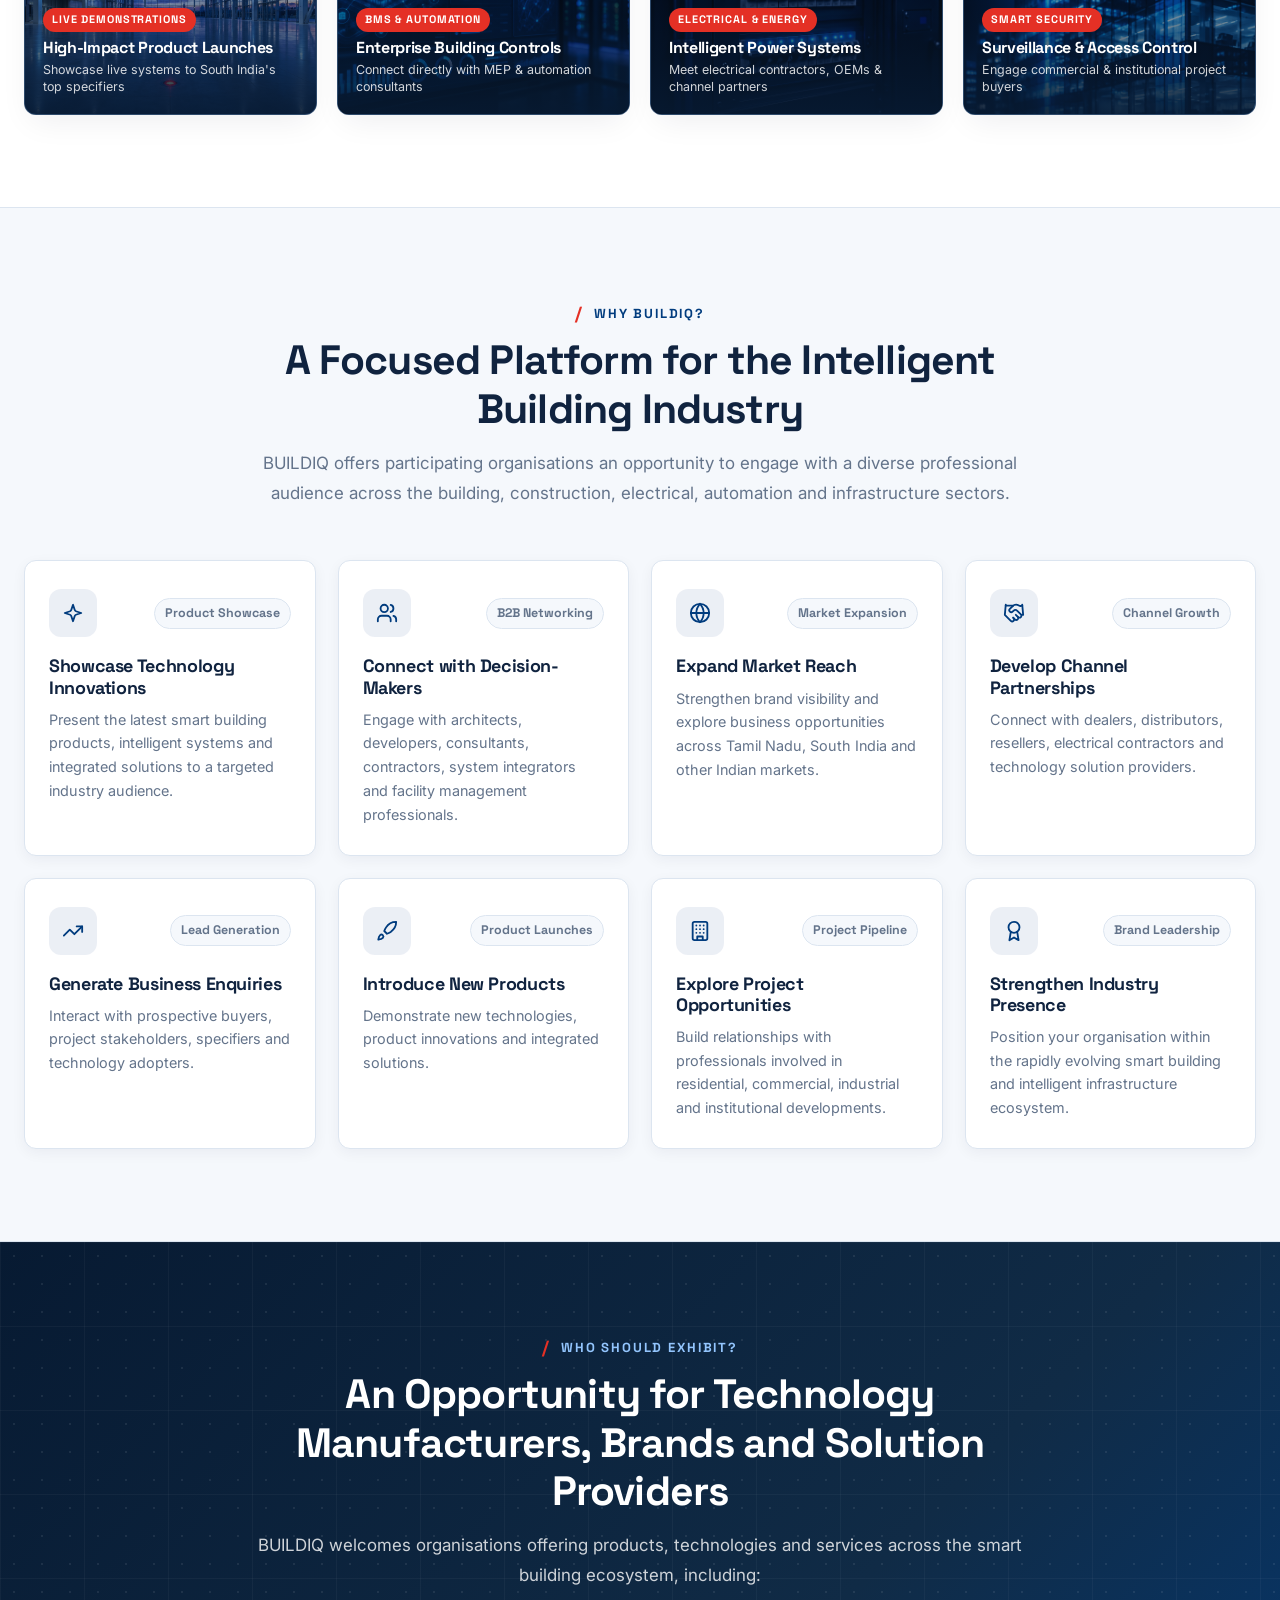
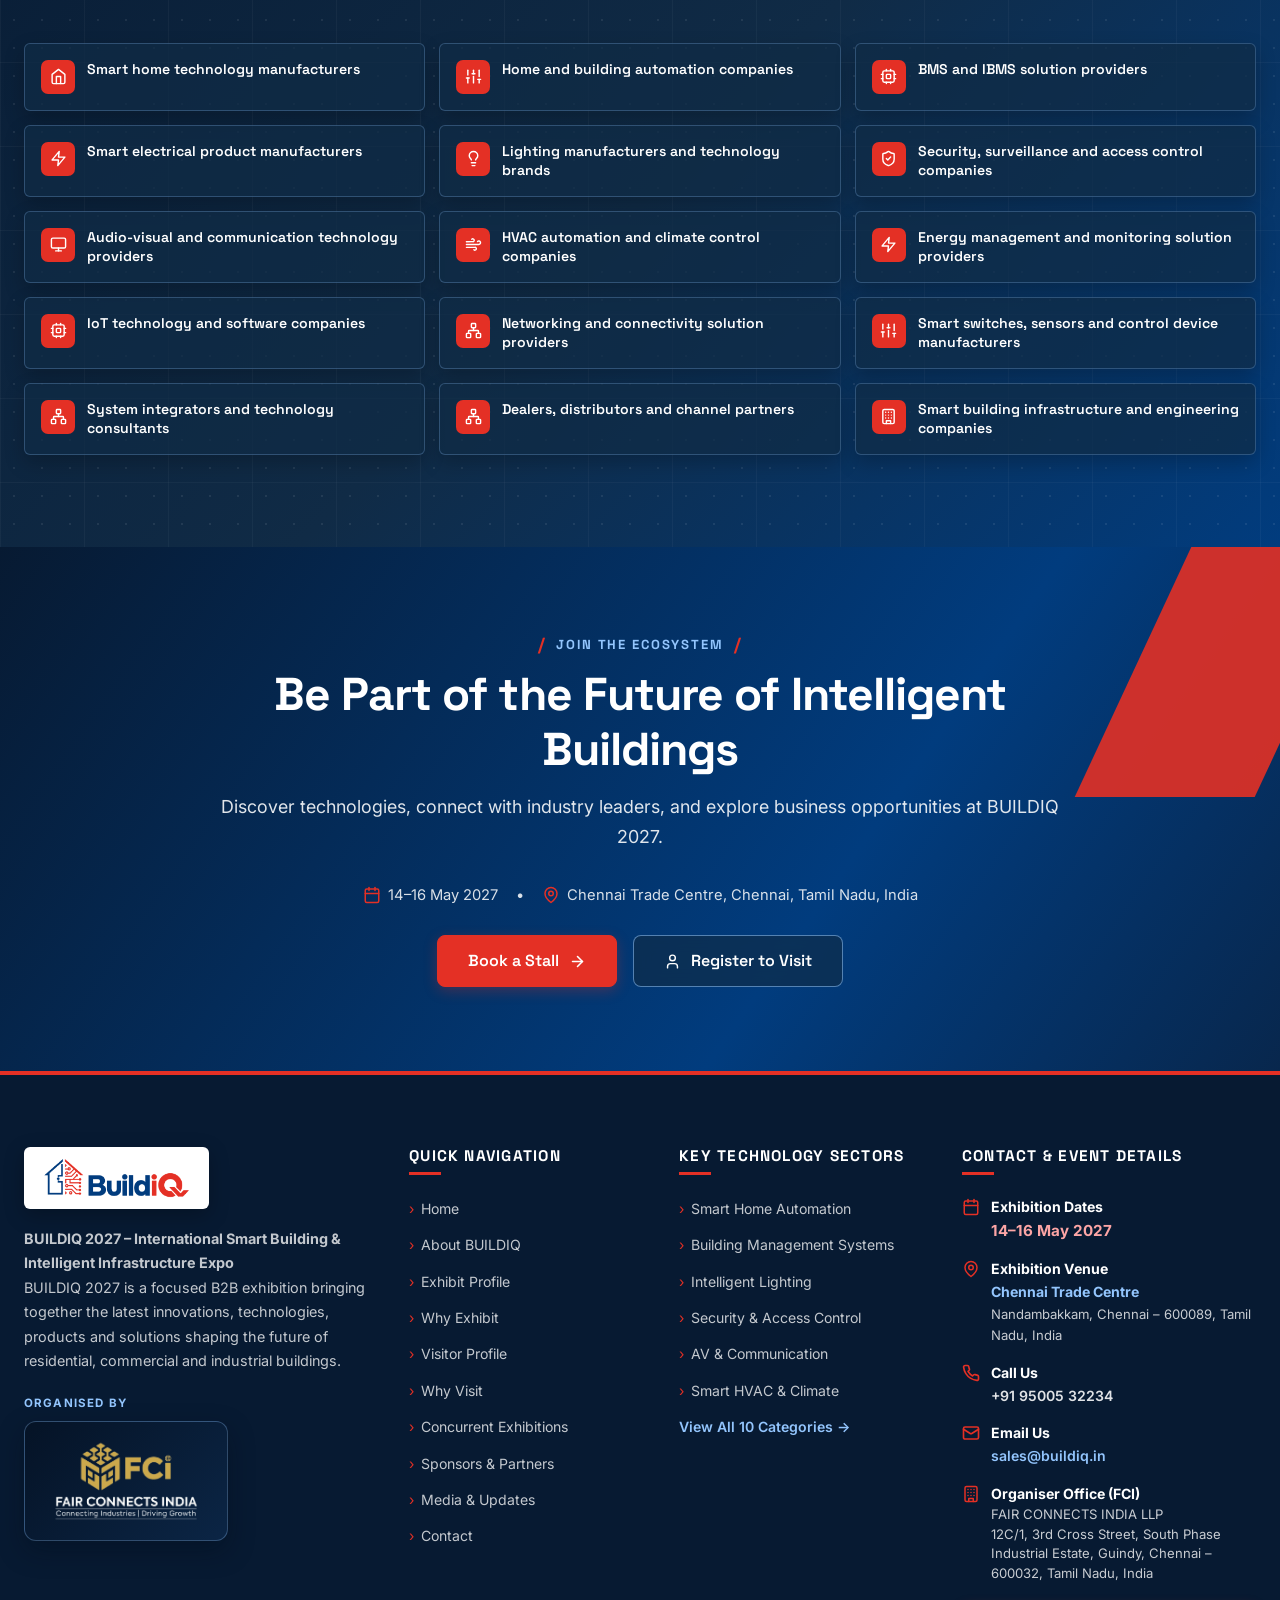
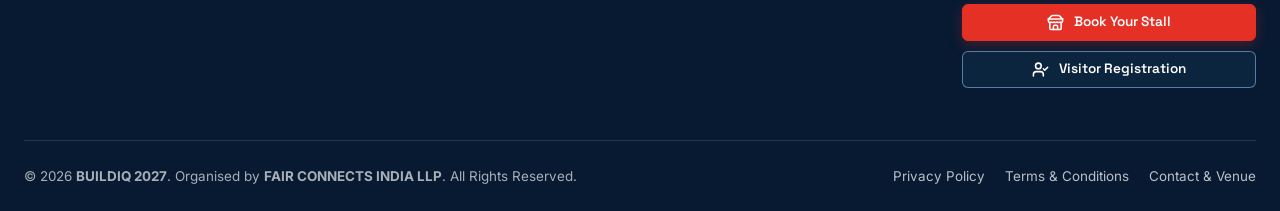
<file: why-exhibit.html>
<!DOCTYPE html>
<html lang="en">
<head>
  <meta charset="UTF-8" />
  <meta name="viewport" content="width=device-width, initial-scale=1.0" />
  <title>Why Exhibit at BUILDIQ 2027 – Showcase Smart Building Innovations</title>
  <meta
    name="description"
    content="Turn technology innovation into business opportunities at BUILDIQ 2027. Connect with architects, developers, MEP consultants, system integrators and channel partners in Chennai."
  />
  <link rel="icon" type="image/png" href="assets/images/buildiq-logo.png" />
  <link rel="preconnect" href="https://fonts.googleapis.com" />
  <link rel="preconnect" href="https://fonts.gstatic.com" crossorigin />
  <link
    href="https://fonts.googleapis.com/css2?family=Inter:wght@400;500;600;700&family=Plus+Jakarta+Sans:wght@500;600;700;800&family=Space+Grotesk:wght@500;600;700;800&display=swap"
    rel="stylesheet"
  />
  <link rel="stylesheet" href="assets/css/styles.css" />
</head>
<body>
  <!-- Common Sticky Header (Loaded dynamically via components.js) -->
  <div id="site-header"></div>

  <main id="main-content">
    <!-- Page Hero Banner -->
    <section class="page-hero circuit-bg-dark">
      <div class="hero-corner-top-right"></div>
      <div class="container page-hero-inner">
        <nav class="breadcrumb" aria-label="Breadcrumb">
          <a href="index.html">Home</a>
          <span class="sep">/</span>
          <span class="current" aria-current="page">Why Exhibit</span>
        </nav>
        <div class="eyebrow">
          <span class="slash">/</span>
          <span>EXHIBITOR ADVANTAGE</span>
        </div>
        <h1>Why Exhibit at BUILDIQ 2027?</h1>
        <p>
          Turn technology innovation into business opportunities. Engage with architects, developers, consultants, system integrators and regional channel partners at Chennai Trade Centre.
        </p>
        <div class="page-hero-highlight-strip">
          <div class="page-hero-highlight-item">
            <svg viewBox="0 0 24 24" fill="none" stroke="currentColor" stroke-width="2.2" stroke-linecap="round" stroke-linejoin="round"><rect width="18" height="18" x="3" y="4" rx="2" ry="2"/><line x1="16" x2="16" y1="2" y2="6"/><line x1="8" x2="8" y1="2" y2="6"/><line x1="3" x2="21" y1="10" y2="10"/></svg>
            <span>14–16 May 2027</span>
          </div>
          <span style="color:rgba(255,255,255,0.35);">|</span>
          <div class="page-hero-highlight-item">
            <svg viewBox="0 0 24 24" fill="none" stroke="currentColor" stroke-width="2.2" stroke-linecap="round" stroke-linejoin="round"><path d="M20 10c0 6-8 12-8 12s-8-6-8-12a8 8 0 0 1 16 0Z"/><circle cx="12" cy="10" r="3"/></svg>
            <span>Chennai Trade Centre, Chennai, Tamil Nadu, India</span>
          </div>
        </div>
      </div>
    </section>

    <!-- 6 Strategic Pillars for Exhibitors (Cards from JSON) -->
    <section class="section section-white">
      <div class="container">
        <div class="section-heading center">
          <div class="eyebrow"><span class="slash">/</span><span>WHY EXHIBIT AT BUILDIQ?</span></div>
          <h2 class="section-title">Turn Technology Innovation into Business Opportunities</h2>
          <p class="section-subtitle">
            BUILDIQ provides a focused environment for companies seeking to expand their market presence, connect with industry professionals and strengthen their position in the intelligent building sector.
          </p>
        </div>

        <!-- Dynamic 6 Exhibitor Pillar Cards -->
        <div class="why-visit-grid" id="why-exhibit-pillars-grid"></div>

        <!-- Industry Technology Showcase Strip -->
        <div class="industry-showcase-grid">
          <div class="industry-showcase-card">
            <img src="assets/images/chennai-trade-centre-hall.png" alt="B2B Smart Building Exhibition Floor" loading="lazy" />
            <div class="industry-showcase-overlay">
              <span class="industry-showcase-tag">Live Demonstrations</span>
              <h4>High-Impact Product Launches</h4>
              <p>Showcase live systems to South India's top specifiers</p>
            </div>
          </div>
          <div class="industry-showcase-card">
            <img src="assets/images/building-management-systems.png" alt="BMS &amp; IBMS Command Systems" loading="lazy" />
            <div class="industry-showcase-overlay">
              <span class="industry-showcase-tag">BMS &amp; Automation</span>
              <h4>Enterprise Building Controls</h4>
              <p>Connect directly with MEP &amp; automation consultants</p>
            </div>
          </div>
          <div class="industry-showcase-card">
            <img src="assets/images/energy-smart-electrical.png" alt="Smart Electrical Switchgear &amp; Power Management" loading="lazy" />
            <div class="industry-showcase-overlay">
              <span class="industry-showcase-tag">Electrical &amp; Energy</span>
              <h4>Intelligent Power Systems</h4>
              <p>Meet electrical contractors, OEMs &amp; channel partners</p>
            </div>
          </div>
          <div class="industry-showcase-card">
            <img src="assets/images/smart-security-surveillance.png" alt="Smart Security &amp; Biometric Access Control" loading="lazy" />
            <div class="industry-showcase-overlay">
              <span class="industry-showcase-tag">Smart Security</span>
              <h4>Surveillance &amp; Access Control</h4>
              <p>Engage commercial &amp; institutional project buyers</p>
            </div>
          </div>
        </div>
      </div>
    </section>

    <!-- 8 Core Benefits of BUILDIQ (Cards from JSON) -->
    <section class="section section-light">
      <div class="container">
        <div class="section-heading center">
          <div class="eyebrow"><span class="slash">/</span><span>WHY BUILDIQ?</span></div>
          <h2 class="section-title">A Focused Platform for the Intelligent Building Industry</h2>
          <p class="section-subtitle">
            BUILDIQ offers participating organisations an opportunity to engage with a diverse professional audience across the building, construction, electrical, automation and infrastructure sectors.
          </p>
        </div>

        <!-- Dynamic 8 Benefit Cards -->
        <div class="benefits-grid" id="why-buildiq-grid"></div>
      </div>
    </section>

    <!-- Who Should Exhibit (15 Chips from JSON) -->
    <section class="section section-dark circuit-bg-dark">
      <div class="container">
        <div class="section-heading center">
          <div class="eyebrow"><span class="slash">/</span><span>WHO SHOULD EXHIBIT?</span></div>
          <h2 class="section-title" style="color:#fff;">An Opportunity for Technology Manufacturers, Brands and Solution Providers</h2>
          <p class="section-subtitle">
            BUILDIQ welcomes organisations offering products, technologies and services across the smart building ecosystem, including:
          </p>
        </div>

        <!-- Dynamic 15 Exhibitor Categories -->
        <div class="who-exhibit-grid" id="who-exhibit-grid"></div>
      </div>
    </section>

    <!-- FORMS TEMPORARILY DISABLED (Will be enabled later; dropdown options auto-load from JSON)
    <section class="section section-white" id="exhibitor-enquiry-section">
      <div class="container" style="max-width:920px;">
        <div id="why-exhibit-form-mount"></div>
      </div>
    </section>
    -->

    <!-- Final CTA Banner -->
    <section class="final-cta-section circuit-bg-dark">
      <div class="final-cta-ribbon"></div>
      <div class="container">
        <div class="final-cta-box">
          <div class="eyebrow" style="justify-content:center; color:#93C5FD;">
            <span class="slash">/</span>
            <span>JOIN THE ECOSYSTEM</span>
            <span class="slash">/</span>
          </div>
          <h2>Be Part of the Future of Intelligent Buildings</h2>
          <p>Discover technologies, connect with industry leaders, and explore business opportunities at BUILDIQ 2027.</p>
          <div style="display:inline-flex; flex-wrap:wrap; justify-content:center; gap:18px; margin-bottom:28px; font-size:0.92rem; color:rgba(255,255,255,0.85);">
            <span style="display:inline-flex; align-items:center; gap:7px;">
              <span style="color:var(--color-secondary); display:flex;">
                <svg width="18" height="18" viewBox="0 0 24 24" fill="none" stroke="currentColor" stroke-width="2" stroke-linecap="round" stroke-linejoin="round"><rect width="18" height="18" x="3" y="4" rx="2" ry="2"/><line x1="16" x2="16" y1="2" y2="6"/><line x1="8" x2="8" y1="2" y2="6"/><line x1="3" x2="21" y1="10" y2="10"/></svg>
              </span>
              14–16 May 2027
            </span>
            <span>•</span>
            <span style="display:inline-flex; align-items:center; gap:7px;">
              <span style="color:var(--color-secondary); display:flex;">
                <svg width="18" height="18" viewBox="0 0 24 24" fill="none" stroke="currentColor" stroke-width="2" stroke-linecap="round" stroke-linejoin="round"><path d="M20 10c0 6-8 12-8 12s-8-6-8-12a8 8 0 0 1 16 0Z"/><circle cx="12" cy="10" r="3"/></svg>
              </span>
              Chennai Trade Centre, Chennai, Tamil Nadu, India
            </span>
          </div>
          <div class="final-cta-actions">
            <a href="contact.html?form=exhibitor-enquiry" class="btn btn-primary btn-lg">
              <span>Book a Stall</span>
              <svg class="arrow-icon" width="18" height="18" viewBox="0 0 24 24" fill="none" stroke="currentColor" stroke-width="2.2" stroke-linecap="round" stroke-linejoin="round"><path d="M5 12h14"/><path d="m12 5 7 7-7 7"/></svg>
            </a>
            <a href="contact.html?form=visitor-registration" class="btn btn-glass btn-lg">
              <svg width="18" height="18" viewBox="0 0 24 24" fill="none" stroke="currentColor" stroke-width="2" stroke-linecap="round" stroke-linejoin="round"><path d="M19 21v-2a4 4 0 0 0-4-4H9a4 4 0 0 0-4 4v2"/><circle cx="12" cy="7" r="4"/></svg>
              <span>Register to Visit</span>
            </a>
          </div>
        </div>
      </div>
    </section>
  </main>

  <!-- Common Footer + Floating Social Sidebar (Loaded dynamically via components.js) -->
  <div id="site-footer"></div>

  <script src="assets/js/data.js"></script>
  <script src="assets/js/components.js"></script>
  <script src="assets/js/forms.js"></script>
  <script src="assets/js/main.js"></script>
</body>
</html>
</file>
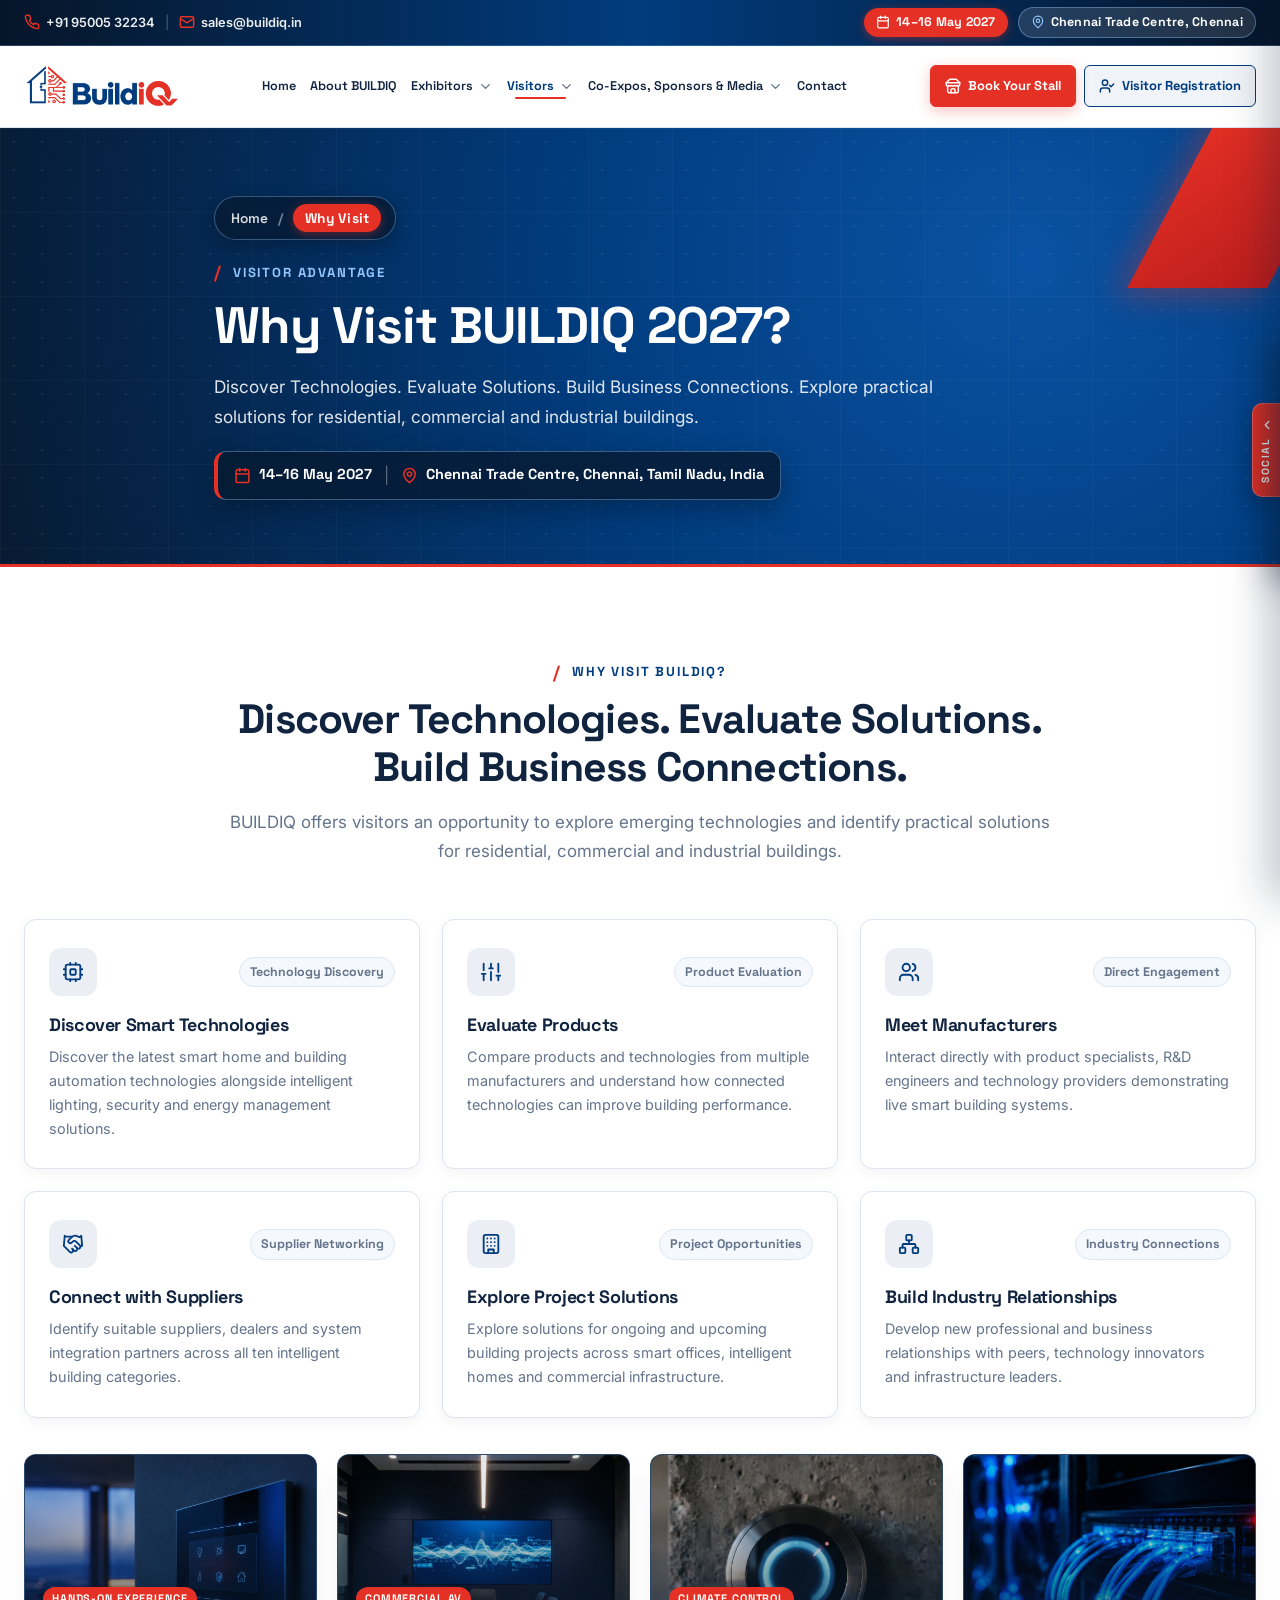
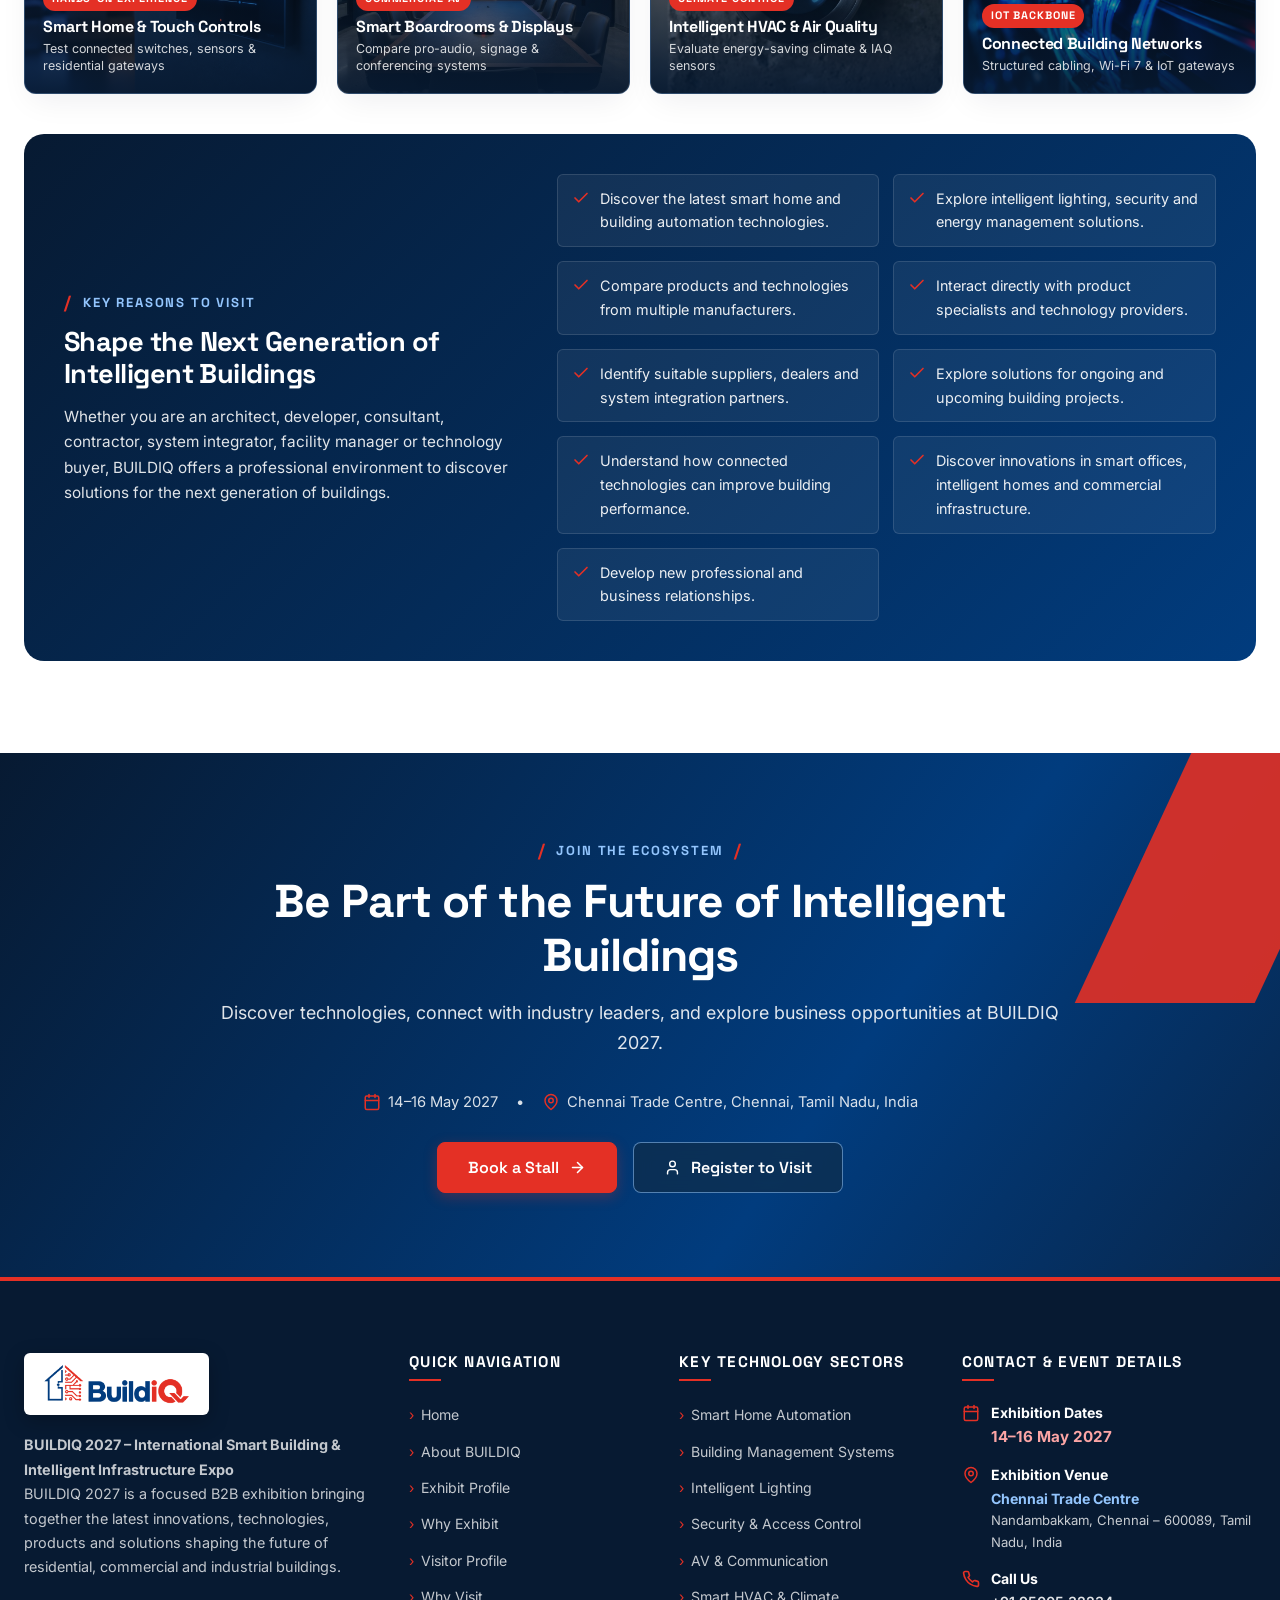
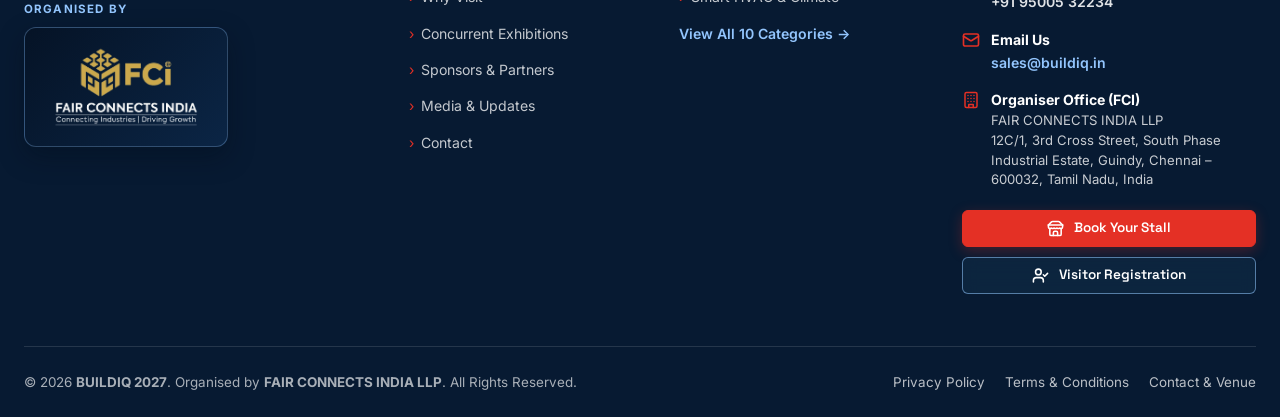
<file: why-visit.html>
<!DOCTYPE html>
<html lang="en">
<head>
  <meta charset="UTF-8" />
  <meta name="viewport" content="width=device-width, initial-scale=1.0" />
  <title>Why Visit BUILDIQ 2027 – Discover Smart Home &amp; Building Automation Solutions</title>
  <meta
    name="description"
    content="Discover technologies, evaluate products from multiple manufacturers, and connect with smart building solution providers at BUILDIQ 2027, Chennai Trade Centre."
  />
  <link rel="icon" type="image/png" href="assets/images/buildiq-logo.png" />
  <link rel="preconnect" href="https://fonts.googleapis.com" />
  <link rel="preconnect" href="https://fonts.gstatic.com" crossorigin />
  <link
    href="https://fonts.googleapis.com/css2?family=Inter:wght@400;500;600;700&family=Plus+Jakarta+Sans:wght@500;600;700;800&family=Space+Grotesk:wght@500;600;700;800&display=swap"
    rel="stylesheet"
  />
  <link rel="stylesheet" href="assets/css/styles.css" />
</head>
<body>
  <!-- Common Sticky Header (Loaded dynamically via components.js) -->
  <div id="site-header"></div>

  <main id="main-content">
    <!-- Page Hero Banner -->
    <section class="page-hero circuit-bg-dark">
      <div class="hero-corner-top-right"></div>
      <div class="container page-hero-inner">
        <nav class="breadcrumb" aria-label="Breadcrumb">
          <a href="index.html">Home</a>
          <span class="sep">/</span>
          <span class="current" aria-current="page">Why Visit</span>
        </nav>
        <div class="eyebrow">
          <span class="slash">/</span>
          <span>VISITOR ADVANTAGE</span>
        </div>
        <h1>Why Visit BUILDIQ 2027?</h1>
        <p>
          Discover Technologies. Evaluate Solutions. Build Business Connections. Explore practical solutions for residential, commercial and industrial buildings.
        </p>
        <div class="page-hero-highlight-strip">
          <div class="page-hero-highlight-item">
            <svg viewBox="0 0 24 24" fill="none" stroke="currentColor" stroke-width="2.2" stroke-linecap="round" stroke-linejoin="round"><rect width="18" height="18" x="3" y="4" rx="2" ry="2"/><line x1="16" x2="16" y1="2" y2="6"/><line x1="8" x2="8" y1="2" y2="6"/><line x1="3" x2="21" y1="10" y2="10"/></svg>
            <span>14–16 May 2027</span>
          </div>
          <span style="color:rgba(255,255,255,0.35);">|</span>
          <div class="page-hero-highlight-item">
            <svg viewBox="0 0 24 24" fill="none" stroke="currentColor" stroke-width="2.2" stroke-linecap="round" stroke-linejoin="round"><path d="M20 10c0 6-8 12-8 12s-8-6-8-12a8 8 0 0 1 16 0Z"/><circle cx="12" cy="10" r="3"/></svg>
            <span>Chennai Trade Centre, Chennai, Tamil Nadu, India</span>
          </div>
        </div>
      </div>
    </section>

    <!-- 6 Core Visitor Benefits + 9 Takeaways (Cards & List from JSON) -->
    <section class="section section-white">
      <div class="container">
        <div class="section-heading center">
          <div class="eyebrow"><span class="slash">/</span><span>WHY VISIT BUILDIQ?</span></div>
          <h2 class="section-title">Discover Technologies. Evaluate Solutions. Build Business Connections.</h2>
          <p class="section-subtitle">
            BUILDIQ offers visitors an opportunity to explore emerging technologies and identify practical solutions for residential, commercial and industrial buildings.
          </p>
        </div>

        <!-- Dynamic 6 Visitor Benefit Cards -->
        <div class="why-visit-grid" id="why-visit-grid"></div>

        <!-- Live Technology Experience Showcase Strip -->
        <div class="industry-showcase-grid">
          <div class="industry-showcase-card">
            <img src="assets/images/smart-home-control-panel.png" alt="Smart Home Touch Panels &amp; Controls" loading="lazy" />
            <div class="industry-showcase-overlay">
              <span class="industry-showcase-tag">Hands-On Experience</span>
              <h4>Smart Home &amp; Touch Controls</h4>
              <p>Test connected switches, sensors &amp; residential gateways</p>
            </div>
          </div>
          <div class="industry-showcase-card">
            <img src="assets/images/av-communication-solutions.jpg" alt="Commercial AV &amp; Smart Boardroom Solutions" loading="lazy" />
            <div class="industry-showcase-overlay">
              <span class="industry-showcase-tag">Commercial AV</span>
              <h4>Smart Boardrooms &amp; Displays</h4>
              <p>Compare pro-audio, signage &amp; conferencing systems</p>
            </div>
          </div>
          <div class="industry-showcase-card">
            <img src="assets/images/smart-hvac-climate.jpg" alt="Smart HVAC &amp; Climate Automation" loading="lazy" />
            <div class="industry-showcase-overlay">
              <span class="industry-showcase-tag">Climate Control</span>
              <h4>Intelligent HVAC &amp; Air Quality</h4>
              <p>Evaluate energy-saving climate &amp; IAQ sensors</p>
            </div>
          </div>
          <div class="industry-showcase-card">
            <img src="assets/images/networking-connected-infrastructure.png" alt="Fiber Optic &amp; IoT Building Backbone" loading="lazy" />
            <div class="industry-showcase-overlay">
              <span class="industry-showcase-tag">IoT Backbone</span>
              <h4>Connected Building Networks</h4>
              <p>Structured cabling, Wi-Fi 7 &amp; IoT gateways</p>
            </div>
          </div>
        </div>

        <div class="checklist-panel">
          <div>
            <div class="eyebrow" style="color:#93C5FD;"><span class="slash">/</span><span>KEY REASONS TO VISIT</span></div>
            <h3 style="font-size:1.7rem; color:#fff; margin-bottom:14px;">Shape the Next Generation of Intelligent Buildings</h3>
            <p style="color:rgba(255,255,255,0.88); font-size:0.96rem;">
              Whether you are an architect, developer, consultant, contractor, system integrator, facility manager or technology buyer, BUILDIQ offers a professional environment to discover solutions for the next generation of buildings.
            </p>
          </div>

          <!-- Dynamic 9 Visitor Checklist Items -->
          <div class="checklist-items" id="visitor-checklist-items"></div>
        </div>
      </div>
    </section>

    <!-- FORMS TEMPORARILY DISABLED (Will be enabled later; dropdown options auto-load from JSON)
    <section class="section section-light" id="visitor-registration-section">
      <div class="container" style="max-width:920px;">
        <div id="why-visit-form-mount"></div>
      </div>
    </section>
    -->

    <!-- Final CTA Banner -->
    <section class="final-cta-section circuit-bg-dark">
      <div class="final-cta-ribbon"></div>
      <div class="container">
        <div class="final-cta-box">
          <div class="eyebrow" style="justify-content:center; color:#93C5FD;">
            <span class="slash">/</span>
            <span>JOIN THE ECOSYSTEM</span>
            <span class="slash">/</span>
          </div>
          <h2>Be Part of the Future of Intelligent Buildings</h2>
          <p>Discover technologies, connect with industry leaders, and explore business opportunities at BUILDIQ 2027.</p>
          <div style="display:inline-flex; flex-wrap:wrap; justify-content:center; gap:18px; margin-bottom:28px; font-size:0.92rem; color:rgba(255,255,255,0.85);">
            <span style="display:inline-flex; align-items:center; gap:7px;">
              <span style="color:var(--color-secondary); display:flex;">
                <svg width="18" height="18" viewBox="0 0 24 24" fill="none" stroke="currentColor" stroke-width="2" stroke-linecap="round" stroke-linejoin="round"><rect width="18" height="18" x="3" y="4" rx="2" ry="2"/><line x1="16" x2="16" y1="2" y2="6"/><line x1="8" x2="8" y1="2" y2="6"/><line x1="3" x2="21" y1="10" y2="10"/></svg>
              </span>
              14–16 May 2027
            </span>
            <span>•</span>
            <span style="display:inline-flex; align-items:center; gap:7px;">
              <span style="color:var(--color-secondary); display:flex;">
                <svg width="18" height="18" viewBox="0 0 24 24" fill="none" stroke="currentColor" stroke-width="2" stroke-linecap="round" stroke-linejoin="round"><path d="M20 10c0 6-8 12-8 12s-8-6-8-12a8 8 0 0 1 16 0Z"/><circle cx="12" cy="10" r="3"/></svg>
              </span>
              Chennai Trade Centre, Chennai, Tamil Nadu, India
            </span>
          </div>
          <div class="final-cta-actions">
            <a href="contact.html?form=exhibitor-enquiry" class="btn btn-primary btn-lg">
              <span>Book a Stall</span>
              <svg class="arrow-icon" width="18" height="18" viewBox="0 0 24 24" fill="none" stroke="currentColor" stroke-width="2.2" stroke-linecap="round" stroke-linejoin="round"><path d="M5 12h14"/><path d="m12 5 7 7-7 7"/></svg>
            </a>
            <a href="contact.html?form=visitor-registration" class="btn btn-glass btn-lg">
              <svg width="18" height="18" viewBox="0 0 24 24" fill="none" stroke="currentColor" stroke-width="2" stroke-linecap="round" stroke-linejoin="round"><path d="M19 21v-2a4 4 0 0 0-4-4H9a4 4 0 0 0-4 4v2"/><circle cx="12" cy="7" r="4"/></svg>
              <span>Register to Visit</span>
            </a>
          </div>
        </div>
      </div>
    </section>
  </main>

  <!-- Common Footer + Floating Social Sidebar (Loaded dynamically via components.js) -->
  <div id="site-footer"></div>

  <script src="assets/js/data.js"></script>
  <script src="assets/js/components.js"></script>
  <script src="assets/js/forms.js"></script>
  <script src="assets/js/main.js"></script>
</body>
</html>
</file>
<file: assets/css/styles.css>
/* ==========================================================================
   BUILDIQ 2027 – OFFICIAL DESIGN SYSTEM & GLOBAL STYLES
   International Smart Building & Intelligent Infrastructure Expo
   14–16 May 2027 | Chennai Trade Centre | FAIR CONNECTS INDIA LLP
   ========================================================================== */

:root {
  /* Official Brand Colours (Section 2 & 16) */
  --color-primary: #013C7E;       /* Primary Royal Blue */
  --color-primary-light: #0A52A3; /* Elevated Royal Blue */
  --color-secondary: #E43025;     /* Technology Red */
  --color-secondary-hover: #C82319;
  --color-dark: #071A32;          /* Deep Navy */
  --color-navy: #102B46;          /* Secondary Navy */
  --color-light: #F5F8FC;         /* Light Background */
  --color-white: #FFFFFF;         /* White */
  --color-text: #10233F;          /* Primary Text */
  --color-muted: #64748B;         /* Secondary Text */
  --color-border: #DCE5F0;        /* Border */

  /* Typography */
  --font-heading: 'Space Grotesk', 'Plus Jakarta Sans', -apple-system, BlinkMacSystemFont, sans-serif;
  --font-body: 'Inter', -apple-system, BlinkMacSystemFont, sans-serif;

  /* Radii & Layout Tokens */
  --radius-sm: 6px;
  --radius-md: 12px;
  --radius-lg: 20px;
  --radius-pill: 9999px;
  --container-max: 1340px;
  --header-height: 82px;

  /* Shadows & Transitions */
  --shadow-sm: 0 4px 14px rgba(7, 26, 50, 0.05);
  --shadow-card: 0 12px 32px -8px rgba(7, 26, 50, 0.08);
  --shadow-card-hover: 0 22px 48px -12px rgba(1, 60, 126, 0.2);
  --shadow-red: 0 10px 26px -4px rgba(228, 48, 37, 0.42);
  --shadow-blue: 0 12px 30px -6px rgba(1, 60, 126, 0.38);
  --transition-fast: 0.2s cubic-bezier(0.16, 1, 0.3, 1);
  --transition-smooth: 0.35s cubic-bezier(0.16, 1, 0.3, 1);
}

/* Reset & Base */
*, *::before, *::after {
  box-sizing: border-box;
  margin: 0;
  padding: 0;
}

html {
  scroll-behavior: smooth;
  font-size: 16px;
  -webkit-text-size-adjust: 100%;
}

body {
  font-family: var(--font-body);
  color: var(--color-text);
  background-color: var(--color-white);
  line-height: 1.65;
  overflow-x: hidden;
  -webkit-font-smoothing: antialiased;
}

img, svg {
  max-width: 100%;
  display: block;
}

a {
  color: inherit;
  text-decoration: none;
  transition: color var(--transition-fast);
}

button, input, select, textarea {
  font-family: inherit;
  font-size: inherit;
}

ul, ol {
  list-style: none;
}

/* Focus Accessibility */
:focus-visible {
  outline: 2px solid var(--color-secondary);
  outline-offset: 3px;
}

/* Skip Link */
.skip-link {
  position: absolute;
  top: -100px;
  left: 16px;
  background: var(--color-secondary);
  color: var(--color-white);
  padding: 10px 18px;
  border-radius: var(--radius-sm);
  z-index: 9999;
  font-weight: 600;
}
.skip-link:focus {
  top: 12px;
}

/* Typography Hierarchy */
h1, h2, h3, h4, h5, h6 {
  font-family: var(--font-heading);
  color: var(--color-text);
  line-height: 1.18;
  letter-spacing: -0.02em;
  font-weight: 700;
}

/* Layout Containers */
.container {
  width: 100%;
  max-width: var(--container-max);
  margin: 0 auto;
  padding: 0 24px;
}

.section {
  padding: 92px 0;
  position: relative;
}

.section-sm {
  padding: 64px 0;
}

.section-white {
  background-color: var(--color-white);
}

.section-light {
  background-color: var(--color-light);
  border-top: 1px solid var(--color-border);
  border-bottom: 1px solid var(--color-border);
}

.section-dark {
  background-color: var(--color-dark);
  background-image: linear-gradient(135deg, var(--color-dark) 0%, var(--color-navy) 55%, var(--color-primary) 100%);
  color: var(--color-white);
  position: relative;
  overflow: hidden;
}

.section-dark h2,
.section-dark h3,
.section-dark h4,
.section-dark .section-title {
  color: var(--color-white);
}

/* Subtle Architectural Pattern Overlays */
.circuit-bg {
  background-image: radial-gradient(rgba(1, 60, 126, 0.045) 1px, transparent 1px);
  background-size: 28px 28px;
}

.circuit-bg-dark {
  background-color: var(--color-dark);
  background-image:
    radial-gradient(rgba(255, 255, 255, 0.08) 1px, transparent 1px),
    linear-gradient(to right, rgba(255, 255, 255, 0.035) 1px, transparent 1px),
    linear-gradient(to bottom, rgba(255, 255, 255, 0.035) 1px, transparent 1px),
    linear-gradient(135deg, var(--color-dark) 0%, var(--color-navy) 55%, var(--color-primary) 100%);
  background-size: 28px 28px, 84px 84px, 84px 84px, 100% 100%;
}

/* Section Headings (Genixa + Mockup Red Slash Style) */
.section-heading {
  margin-bottom: 52px;
}

.section-heading.center {
  text-align: center;
  max-width: 820px;
  margin-left: auto;
  margin-right: auto;
}

.eyebrow {
  display: inline-flex;
  align-items: center;
  gap: 10px;
  font-family: var(--font-heading);
  font-size: 0.82rem;
  font-weight: 700;
  text-transform: uppercase;
  letter-spacing: 0.14em;
  color: var(--color-primary);
  margin-bottom: 12px;
}

.section-dark .eyebrow {
  color: #93C5FD;
}

.eyebrow .slash {
  color: var(--color-secondary);
  font-weight: 800;
  font-size: 1.1rem;
  line-height: 1;
}

.eyebrow .line {
  display: inline-block;
  width: 36px;
  height: 2px;
  background-color: var(--color-secondary);
}

.section-title {
  font-size: clamp(1.85rem, 3.2vw, 2.75rem);
  font-weight: 800;
  color: var(--color-text);
  margin-bottom: 16px;
}

.section-title .text-red {
  color: var(--color-secondary);
}

.section-title .text-blue {
  color: var(--color-primary);
}

.section-subtitle {
  font-size: 1.06rem;
  color: var(--color-muted);
  line-height: 1.75;
}

.section-dark .section-subtitle {
  color: rgba(255, 255, 255, 0.8);
}

/* ==========================================================================
   BUTTONS (Reusable Component System)
   ========================================================================== */
.btn {
  display: inline-flex;
  align-items: center;
  justify-content: center;
  gap: 10px;
  font-family: var(--font-heading);
  font-weight: 600;
  font-size: 0.94rem;
  padding: 12px 24px;
  border-radius: var(--radius-sm);
  border: 1.5px solid transparent;
  cursor: pointer;
  transition: all var(--transition-fast);
  white-space: nowrap;
  text-decoration: none;
  line-height: 1.2;
}

.btn svg {
  width: 17px;
  height: 17px;
  transition: transform var(--transition-fast);
}

.btn:hover svg.arrow-icon {
  transform: translateX(4px);
}

.btn-primary {
  background-color: var(--color-secondary);
  color: var(--color-white);
  border-color: var(--color-secondary);
  box-shadow: 0 4px 14px rgba(228, 48, 37, 0.28);
}

.btn-primary:hover {
  background-color: var(--color-secondary-hover);
  border-color: var(--color-secondary-hover);
  box-shadow: var(--shadow-red);
  transform: translateY(-2px);
}

.btn-secondary {
  background-color: var(--color-white);
  color: var(--color-primary);
  border-color: var(--color-primary);
}

.btn-secondary:hover {
  background-color: var(--color-primary);
  color: var(--color-white);
  box-shadow: var(--shadow-blue);
  transform: translateY(-2px);
}

.btn-outline-red {
  background-color: var(--color-white);
  color: var(--color-text);
  border-color: rgba(228, 48, 37, 0.65);
}

.btn-outline-red svg {
  color: var(--color-secondary);
}

.btn-outline-red:hover {
  background-color: var(--color-secondary);
  color: var(--color-white);
  border-color: var(--color-secondary);
  transform: translateY(-2px);
}

.btn-outline-red:hover svg {
  color: var(--color-white);
}

.btn-glass {
  background: rgba(16, 43, 70, 0.65);
  color: var(--color-white);
  border: 1.5px solid rgba(147, 197, 253, 0.55);
  backdrop-filter: blur(8px);
}

.btn-glass:hover {
  background: var(--color-white);
  color: var(--color-dark);
  border-color: var(--color-white);
  transform: translateY(-2px);
}

.btn-lg {
  padding: 15px 30px;
  font-size: 1rem;
  border-radius: 8px;
}

.btn-sm {
  padding: 9px 18px;
  font-size: 0.85rem;
}

/* ==========================================================================
   COMMON HEADER (Sticky on Scroll + Exclusive Dropdown Control)
   ========================================================================== */
#site-header {
  position: sticky;
  top: 0;
  z-index: 1000;
  width: 100%;
}

/* Top Utility Bar (Contact Info + Highlighted Event Date & Venue) */
.header-topbar {
  background: linear-gradient(90deg, #061529 0%, #013C7E 50%, #061529 100%);
  color: var(--color-white);
  border-bottom: 1px solid rgba(147, 197, 253, 0.25);
  font-size: 0.8rem;
  padding: 7px 0;
}

.header-topbar-inner {
  max-width: var(--container-max);
  margin: 0 auto;
  padding: 0 24px;
  display: flex;
  align-items: center;
  justify-content: space-between;
  gap: 16px;
  flex-wrap: wrap;
}

.topbar-contact-group {
  display: flex;
  align-items: center;
  gap: 10px;
  flex-wrap: wrap;
}

.topbar-contact-link {
  display: inline-flex;
  align-items: center;
  gap: 6px;
  color: rgba(255, 255, 255, 0.92);
  font-weight: 600;
  transition: color var(--transition-fast);
}

.topbar-contact-link:hover {
  color: #93C5FD;
}

.topbar-icon {
  display: inline-flex;
  color: var(--color-secondary);
}

.topbar-sep {
  color: rgba(255, 255, 255, 0.3);
}

.topbar-event-group {
  display: flex;
  align-items: center;
  gap: 10px;
  flex-wrap: wrap;
}

.topbar-highlight-pill {
  display: inline-flex;
  align-items: center;
  gap: 6px;
  padding: 4px 12px;
  border-radius: var(--radius-pill);
  font-family: var(--font-heading);
  font-size: 0.78rem;
  letter-spacing: 0.02em;
}

.topbar-highlight-pill svg {
  width: 14px;
  height: 14px;
  flex-shrink: 0;
}

.topbar-date-pill {
  background: var(--color-secondary);
  color: var(--color-white);
  box-shadow: 0 2px 10px rgba(228, 48, 37, 0.45);
}

.topbar-venue-pill {
  background: rgba(255, 255, 255, 0.12);
  border: 1px solid rgba(147, 197, 253, 0.4);
  color: #FFFFFF;
}

.topbar-venue-pill svg {
  color: #93C5FD;
}

.site-header {
  position: relative;
  width: 100%;
  height: var(--header-height);
  background-color: var(--color-white);
  border-bottom: 1px solid var(--color-border);
  z-index: 1000;
  transition: box-shadow var(--transition-fast), background-color var(--transition-fast);
}

.site-header.scrolled {
  box-shadow: 0 8px 30px rgba(7, 26, 50, 0.12);
  background-color: rgba(255, 255, 255, 0.98);
  backdrop-filter: blur(10px);
}

.header-inner {
  max-width: var(--container-max);
  height: 100%;
  margin: 0 auto;
  padding: 0 24px;
  display: flex;
  align-items: center;
  justify-content: space-between;
  gap: 14px;
}

.header-brand {
  display: flex;
  align-items: center;
  flex-shrink: 0;
}

.header-logo {
  height: 44px;
  width: auto;
  object-fit: contain;
}

.header-nav {
  display: flex;
  align-items: center;
  gap: 4px;
  margin: 0 auto;
}

/* Top Navbar Action Buttons (Book Your Stall & Visitor Registration with Icons) */
.header-actions {
  display: flex;
  align-items: center;
  gap: 8px;
  flex-shrink: 0;
}

.header-action-btn {
  display: inline-flex;
  align-items: center;
  gap: 7px;
  padding: 9px 14px;
  border-radius: var(--radius-sm);
  font-family: var(--font-heading);
  font-size: 0.81rem;
  font-weight: 700;
  white-space: nowrap;
  transition: all var(--transition-fast);
}

.header-action-btn svg {
  width: 16px;
  height: 16px;
  flex-shrink: 0;
}

.header-action-stall {
  background: var(--color-secondary);
  color: var(--color-white);
  border: 1.5px solid var(--color-secondary);
  box-shadow: 0 4px 14px rgba(228, 48, 37, 0.28);
}

.header-action-stall:hover {
  background: #C82319;
  border-color: #C82319;
  transform: translateY(-2px);
  box-shadow: 0 6px 18px rgba(228, 48, 37, 0.38);
}

.header-action-visitor {
  background: rgba(1, 60, 126, 0.06);
  color: var(--color-primary);
  border: 1.5px solid var(--color-primary);
}

.header-action-visitor:hover {
  background: var(--color-primary);
  color: var(--color-white);
  transform: translateY(-2px);
  box-shadow: 0 6px 18px rgba(1, 60, 126, 0.25);
}

.mobile-drawer-ctas {
  display: flex;
  flex-direction: column;
  gap: 10px;
  margin-bottom: 16px;
  padding-bottom: 16px;
  border-bottom: 1px solid var(--color-border);
}

.mobile-drawer-contact {
  margin-top: 18px;
  padding: 14px;
  background: var(--color-light);
  border: 1px solid var(--color-border);
  border-radius: var(--radius-sm);
  font-size: 0.82rem;
  display: flex;
  flex-direction: column;
  gap: 6px;
  color: var(--color-text);
}

.mobile-drawer-contact a {
  color: var(--color-primary);
  font-weight: 700;
}

.nav-item {
  position: relative;
  display: flex;
  align-items: center;
}

.nav-link {
  position: relative;
  font-family: var(--font-heading);
  font-size: 0.86rem;
  font-weight: 600;
  color: var(--color-text);
  padding: 8px 10px;
  white-space: nowrap;
  display: inline-flex;
  align-items: center;
  gap: 5px;
  border-radius: var(--radius-sm);
  transition: color var(--transition-fast), background-color var(--transition-fast);
  background: none;
  border: none;
  cursor: pointer;
}

.nav-link svg.chevron-icon {
  width: 15px;
  height: 15px;
  color: var(--color-muted);
  transition: transform var(--transition-fast), color var(--transition-fast);
}

.nav-item:hover .nav-link,
.nav-item.open .nav-link,
.nav-link:hover {
  color: var(--color-primary);
  background-color: var(--color-light);
}

.nav-item.open .nav-link svg.chevron-icon {
  transform: rotate(180deg);
  color: var(--color-secondary);
}

.nav-link::after {
  content: '';
  position: absolute;
  bottom: 3px;
  left: 14px;
  right: 14px;
  height: 2.5px;
  background-color: var(--color-secondary);
  transform: scaleX(0);
  transform-origin: left center;
  transition: transform var(--transition-fast);
  border-radius: 2px;
}

.nav-link.active::after {
  transform: scaleX(1);
}

.nav-link.active {
  color: var(--color-primary);
  font-weight: 700;
}

/* Navbar Dropdown Menu (Strictly Exclusive via .nav-item.open + Hover Bridge) */
.nav-dropdown-menu {
  position: absolute;
  top: 100%;
  left: 0;
  min-width: 280px;
  background: var(--color-white);
  border: 1px solid var(--color-border);
  border-top: 3px solid var(--color-secondary);
  border-radius: var(--radius-md);
  box-shadow: 0 18px 40px rgba(7, 26, 50, 0.16);
  padding: 10px;
  margin-top: 6px;
  opacity: 0;
  visibility: hidden;
  pointer-events: none;
  transform: translateY(6px);
  transition: opacity var(--transition-fast), transform var(--transition-fast), visibility var(--transition-fast);
  z-index: 1050;
}

/* Invisible hover bridge so moving the cursor from button to dropdown never closes it */
.nav-dropdown-menu::before {
  content: '';
  position: absolute;
  top: -14px;
  left: 0;
  right: 0;
  height: 14px;
  background: transparent;
}

/* Right-aligned dropdown when near the right viewport edge */
.nav-dropdown-menu.align-right {
  left: auto;
  right: 0;
}

.nav-item.open .nav-dropdown-menu {
  opacity: 1;
  visibility: visible;
  pointer-events: auto;
  transform: translateY(0);
}

.nav-dropdown-item {
  display: flex;
  flex-direction: column;
  padding: 10px 14px;
  border-radius: var(--radius-sm);
  transition: all var(--transition-fast);
}

.nav-dropdown-item:hover,
.nav-dropdown-item.active {
  background: var(--color-light);
}

.nav-dropdown-item strong {
  font-family: var(--font-heading);
  font-size: 0.9rem;
  font-weight: 700;
  color: var(--color-text);
  display: flex;
  align-items: center;
  justify-content: space-between;
}

.nav-dropdown-item:hover strong,
.nav-dropdown-item.active strong {
  color: var(--color-primary);
}

.nav-dropdown-item span {
  font-size: 0.76rem;
  color: var(--color-muted);
  margin-top: 2px;
}

.mobile-menu-toggle {
  display: none;
  align-items: center;
  justify-content: center;
  width: 44px;
  height: 44px;
  border: 1px solid var(--color-border);
  border-radius: var(--radius-sm);
  background: var(--color-white);
  color: var(--color-text);
  cursor: pointer;
}

/* Mobile Slide-out Menu */
.mobile-drawer-backdrop {
  position: fixed;
  inset: 0;
  background: rgba(7, 26, 50, 0.65);
  backdrop-filter: blur(4px);
  z-index: 1090;
  opacity: 0;
  visibility: hidden;
  transition: all var(--transition-smooth);
}

.mobile-drawer-backdrop.open {
  opacity: 1;
  visibility: visible;
}

.mobile-drawer {
  position: fixed;
  top: 0;
  right: 0;
  width: min(360px, 88vw);
  height: 100vh;
  background: var(--color-white);
  z-index: 1100;
  transform: translateX(100%);
  transition: transform var(--transition-smooth);
  display: flex;
  flex-direction: column;
  box-shadow: -12px 0 40px rgba(7, 26, 50, 0.25);
}

.mobile-drawer.open {
  transform: translateX(0);
}

.mobile-drawer-header {
  display: flex;
  align-items: center;
  justify-content: space-between;
  padding: 18px 22px;
  border-bottom: 1px solid var(--color-border);
}

.mobile-drawer-header img {
  height: 38px;
  width: auto;
}

.mobile-drawer-close {
  width: 38px;
  height: 38px;
  border-radius: var(--radius-sm);
  border: 1px solid var(--color-border);
  background: var(--color-light);
  color: var(--color-text);
  display: flex;
  align-items: center;
  justify-content: center;
  cursor: pointer;
}

.mobile-drawer-body {
  flex: 1;
  overflow-y: auto;
  padding: 16px 22px;
}

.mobile-nav-list {
  display: flex;
  flex-direction: column;
  gap: 4px;
}

.mobile-nav-link {
  display: flex;
  align-items: center;
  justify-content: space-between;
  gap: 12px;
  padding: 13px 16px;
  border-radius: var(--radius-sm);
  font-weight: 600;
  font-size: 0.96rem;
  color: var(--color-text);
  border-left: 3px solid transparent;
  transition: all var(--transition-fast);
}

.mobile-nav-link svg,
.exhibit-card-arrow svg,
.exhibit-card-link svg {
  width: 18px;
  height: 18px;
  flex-shrink: 0;
}

.mobile-nav-link:hover,
.mobile-nav-link.active {
  background: var(--color-light);
  color: var(--color-primary);
  border-left-color: var(--color-secondary);
}

.mobile-drawer-footer {
  padding: 18px 22px;
  border-top: 1px solid var(--color-border);
  background: var(--color-light);
  display: flex;
  flex-direction: column;
  gap: 10px;
}

.mobile-drawer-footer .btn {
  width: 100%;
}

/* ==========================================================================
   SECTION 1 – IMMERSIVE HERO + SECTION 2 – TECHNOLOGY ECOSYSTEM STRIP
   (Exact Visual Alignment with Mockup + Futuristic IoT Aesthetic)
   ========================================================================== */
.hero-wrapper {
  position: relative;
  background: radial-gradient(circle at 72% 38%, #0A52A3 0%, var(--color-primary) 36%, var(--color-dark) 88%);
  color: var(--color-white);
  overflow: hidden;
  padding-top: 48px;
  padding-bottom: 0;
}

/* Mockup Red Geometric Corner Ribbons */
.hero-corner-top-right {
  position: absolute;
  top: -20px;
  right: -35px;
  width: 140px;
  height: 180px;
  background: linear-gradient(135deg, var(--color-secondary) 0%, #B91C1C 100%);
  transform: skewX(-28deg);
  z-index: 2;
  box-shadow: -8px 8px 30px rgba(228, 48, 37, 0.35);
  pointer-events: none;
}

.hero-corner-bottom-left {
  position: absolute;
  bottom: 32px;
  left: -32px;
  width: 85px;
  height: 150px;
  background: linear-gradient(180deg, var(--color-secondary) 0%, #B91C1C 100%);
  transform: skewX(-26deg);
  z-index: 2;
  pointer-events: none;
}

/* Ambient Circuit Network Lines */
.hero-circuit-overlay {
  position: absolute;
  inset: 0;
  background-image:
    radial-gradient(rgba(255, 255, 255, 0.1) 1px, transparent 1px),
    linear-gradient(90deg, rgba(255, 255, 255, 0.03) 1px, transparent 1px),
    linear-gradient(0deg, rgba(255, 255, 255, 0.03) 1px, transparent 1px);
  background-size: 32px 32px, 96px 96px, 96px 96px;
  pointer-events: none;
  z-index: 1;
}

.hero-main-grid {
  position: relative;
  z-index: 3;
  display: grid;
  grid-template-columns: 1.05fr 1.15fr;
  align-items: center;
  gap: 36px;
  padding-bottom: 42px;
}

.hero-content {
  padding-right: 12px;
}

.hero-eyebrow {
  display: flex;
  align-items: flex-start;
  gap: 12px;
  font-family: var(--font-heading);
  font-size: 0.85rem;
  font-weight: 700;
  letter-spacing: 0.16em;
  text-transform: uppercase;
  color: rgba(255, 255, 255, 0.92);
  margin-bottom: 14px;
  line-height: 1.45;
}

.hero-eyebrow-slash {
  color: var(--color-secondary);
  font-size: 1.65rem;
  font-weight: 800;
  line-height: 1;
  margin-top: -2px;
}

.hero-title {
  font-family: var(--font-heading);
  font-size: clamp(2.8rem, 5.4vw, 4.4rem);
  font-weight: 800;
  color: var(--color-white);
  letter-spacing: -0.025em;
  line-height: 1.05;
  margin-bottom: 16px;
}

.hero-title .year-highlight {
  color: var(--color-secondary);
}

.hero-tagline {
  font-size: clamp(1.05rem, 1.5vw, 1.25rem);
  font-weight: 500;
  color: rgba(255, 255, 255, 0.92);
  line-height: 1.5;
  margin-bottom: 24px;
  max-width: 560px;
}

.hero-meta-row {
  display: flex;
  flex-wrap: wrap;
  align-items: stretch;
  gap: 14px;
  margin-bottom: 30px;
  padding: 16px 20px;
  background: linear-gradient(135deg, rgba(7, 26, 50, 0.88) 0%, rgba(1, 60, 126, 0.72) 100%);
  border: 1.5px solid rgba(147, 197, 253, 0.42);
  border-left: 5px solid var(--color-secondary);
  border-radius: var(--radius-md);
  box-shadow: 0 14px 34px rgba(0, 0, 0, 0.38);
  backdrop-filter: blur(10px);
}

.hero-meta-item {
  display: flex;
  align-items: center;
  gap: 12px;
  font-size: 1rem;
  font-weight: 700;
  color: var(--color-white);
}

.hero-meta-icon-badge {
  width: 42px;
  height: 42px;
  border-radius: 10px;
  background: var(--color-secondary);
  color: var(--color-white);
  display: flex;
  align-items: center;
  justify-content: center;
  flex-shrink: 0;
  box-shadow: 0 4px 14px rgba(228, 48, 37, 0.45);
}

.hero-meta-item svg {
  color: var(--color-white);
  width: 20px;
  height: 20px;
  flex-shrink: 0;
}

.hero-meta-divider {
  width: 1px;
  background: rgba(147, 197, 253, 0.3);
  margin: 2px 4px;
}

/* Highlighted Event Date & Venue Strip for Inner Page Heroes */
.page-hero-highlight-strip {
  display: inline-flex;
  flex-wrap: wrap;
  align-items: center;
  gap: 12px;
  margin-top: 20px;
  padding: 10px 16px;
  background: rgba(7, 26, 50, 0.82);
  border: 1px solid rgba(147, 197, 253, 0.38);
  border-left: 4px solid var(--color-secondary);
  border-radius: var(--radius-md);
  box-shadow: 0 10px 26px rgba(0, 0, 0, 0.28);
}

.page-hero-highlight-item {
  display: inline-flex;
  align-items: center;
  gap: 8px;
  font-family: var(--font-heading);
  font-size: 0.9rem;
  font-weight: 700;
  color: var(--color-white);
}

.page-hero-highlight-item svg {
  width: 17px;
  height: 17px;
  color: var(--color-secondary);
  flex-shrink: 0;
}

/* Industry Visual Showcase Bento & Mosaic ("Extra Chamak") */
.industry-showcase-grid {
  display: grid;
  grid-template-columns: repeat(4, 1fr);
  gap: 20px;
  margin-top: 36px;
}

.industry-showcase-card {
  position: relative;
  border-radius: var(--radius-md);
  overflow: hidden;
  height: 240px;
  border: 1.5px solid rgba(147, 197, 253, 0.28);
  box-shadow: var(--shadow-card);
  background: var(--color-dark);
}

.industry-showcase-card img {
  width: 100%;
  height: 100%;
  object-fit: cover;
  transition: transform 0.6s ease;
}

.industry-showcase-card:hover img {
  transform: scale(1.08);
}

.industry-showcase-overlay {
  position: absolute;
  inset: 0;
  background: linear-gradient(180deg, rgba(7, 26, 50, 0.08) 20%, rgba(7, 26, 50, 0.92) 100%);
  display: flex;
  flex-direction: column;
  justify-content: flex-end;
  padding: 18px;
  color: var(--color-white);
}

.industry-showcase-tag {
  display: inline-block;
  align-self: flex-start;
  background: var(--color-secondary);
  color: var(--color-white);
  font-family: var(--font-heading);
  font-size: 0.68rem;
  font-weight: 700;
  text-transform: uppercase;
  letter-spacing: 0.08em;
  padding: 3px 9px;
  border-radius: var(--radius-pill);
  margin-bottom: 6px;
}

.industry-showcase-overlay h4 {
  font-size: 1rem;
  color: var(--color-white);
  margin-bottom: 3px;
  line-height: 1.25;
}

.industry-showcase-overlay p {
  font-size: 0.78rem;
  color: rgba(255, 255, 255, 0.82);
  line-height: 1.4;
}

/* Contact Page Direct Channels Grid */
.contact-channels-grid {
  display: grid;
  grid-template-columns: repeat(4, 1fr);
  gap: 22px;
  margin-bottom: 32px;
}

.contact-channel-card {
  background: var(--color-white);
  border: 1px solid var(--color-border);
  border-top: 4px solid var(--color-primary);
  border-radius: var(--radius-md);
  padding: 26px 22px;
  box-shadow: var(--shadow-card);
  transition: all var(--transition-smooth);
  display: flex;
  flex-direction: column;
  gap: 10px;
}

.contact-channel-card:hover {
  transform: translateY(-5px);
  box-shadow: var(--shadow-card-hover);
  border-top-color: var(--color-secondary);
}

.contact-channel-icon {
  width: 48px;
  height: 48px;
  border-radius: 12px;
  background: rgba(1, 60, 126, 0.08);
  color: var(--color-primary);
  display: flex;
  align-items: center;
  justify-content: center;
}

.contact-channel-card:hover .contact-channel-icon {
  background: var(--color-secondary);
  color: var(--color-white);
}

.hero-cta-group {
  display: flex;
  flex-wrap: wrap;
  align-items: center;
  gap: 14px;
}

/* Hero Right Visual: High-Resolution Smart Building Showcase */
.hero-visual-stage {
  position: relative;
}

.hero-building-frame {
  position: relative;
  border-radius: var(--radius-lg);
  overflow: hidden;
  border: 1.5px solid rgba(147, 197, 253, 0.35);
  box-shadow: 0 24px 60px rgba(0, 0, 0, 0.5), 0 0 40px rgba(1, 60, 126, 0.65);
  background: var(--color-dark);
}

.hero-building-img {
  width: 100%;
  height: 410px;
  object-fit: cover;
  object-position: center;
  display: block;
  transition: transform 0.6s ease;
}

.hero-building-frame:hover .hero-building-img {
  transform: scale(1.03);
}

.hero-building-overlay {
  position: absolute;
  inset: 0;
  background: linear-gradient(180deg, rgba(7, 26, 50, 0.1) 0%, rgba(7, 26, 50, 0.05) 55%, rgba(7, 26, 50, 0.88) 100%);
  pointer-events: none;
}

.hero-visual-caption {
  position: absolute;
  bottom: 18px;
  left: 18px;
  right: 18px;
  z-index: 3;
  display: flex;
  align-items: center;
  justify-content: space-between;
  gap: 14px;
  padding: 14px 18px;
  border-radius: var(--radius-md);
  background: rgba(7, 26, 50, 0.82);
  border: 1px solid rgba(147, 197, 253, 0.32);
  backdrop-filter: blur(10px);
}

.hero-visual-caption-left {
  display: flex;
  align-items: center;
  gap: 12px;
}

.hero-pulse-dot {
  width: 10px;
  height: 10px;
  border-radius: 50%;
  background: var(--color-secondary);
  box-shadow: 0 0 0 5px rgba(228, 48, 37, 0.25);
  flex-shrink: 0;
}

.hero-visual-caption strong {
  display: block;
  font-family: var(--font-heading);
  font-size: 0.9rem;
  color: var(--color-white);
}

.hero-visual-caption span {
  font-size: 0.78rem;
  color: rgba(255, 255, 255, 0.78);
}

/* SECTION 2 – TECHNOLOGY ECOSYSTEM STRIP (Chamfered Dark Bar) */
.tech-strip-container {
  position: relative;
  z-index: 5;
  padding-bottom: 26px;
}

.tech-strip-bar {
  background: linear-gradient(90deg, #061529 0%, #0B2342 50%, #061529 100%);
  border: 1.5px solid rgba(147, 197, 253, 0.35);
  border-bottom: 2.5px solid var(--color-secondary);
  border-radius: var(--radius-md);
  box-shadow: 0 16px 38px rgba(4, 12, 24, 0.55);
  display: grid;
  grid-template-columns: repeat(6, 1fr);
  overflow: hidden;
}

.tech-strip-item {
  display: flex;
  align-items: center;
  gap: 12px;
  padding: 18px 18px;
  border-right: 1px solid rgba(255, 255, 255, 0.12);
  color: var(--color-white);
  transition: all var(--transition-fast);
  position: relative;
}

.tech-strip-item:last-child {
  border-right: none;
}

.tech-strip-item::after {
  content: '';
  position: absolute;
  bottom: 0;
  left: 16px;
  right: 16px;
  height: 3px;
  background: var(--color-secondary);
  transform: scaleX(0);
  transition: transform var(--transition-fast);
}

.tech-strip-item:hover {
  background: rgba(1, 60, 126, 0.45);
}

.tech-strip-item:hover::after {
  transform: scaleX(1);
}

.tech-strip-icon {
  width: 38px;
  height: 38px;
  border-radius: 9px;
  background: rgba(255, 255, 255, 0.07);
  border: 1px solid rgba(255, 255, 255, 0.16);
  display: flex;
  align-items: center;
  justify-content: center;
  flex-shrink: 0;
  color: var(--color-white);
  transition: all var(--transition-fast);
}

.tech-strip-item:hover .tech-strip-icon {
  background: var(--color-secondary);
  border-color: var(--color-secondary);
  transform: scale(1.06);
}

.tech-strip-icon svg {
  width: 20px;
  height: 20px;
}

.tech-strip-label {
  font-family: var(--font-heading);
  font-size: 0.85rem;
  font-weight: 600;
  line-height: 1.3;
  color: var(--color-white);
}

/* ==========================================================================
   SECTION 3 – WELCOME / ABOUT BUILDIQ (Balanced 3-Column + Wrapped 2x2 Stats)
   ========================================================================== */
.welcome-grid {
  display: grid;
  grid-template-columns: 340px 1fr 340px;
  gap: 32px;
  align-items: center;
}

.welcome-image-wrap {
  position: relative;
}

.welcome-image-card {
  border-radius: 14px;
  overflow: hidden;
  box-shadow: -6px 6px 0 var(--color-secondary), var(--shadow-card-hover);
  border: 1px solid var(--color-border);
  position: relative;
  background: var(--color-dark);
}

.welcome-image-card img {
  width: 100%;
  height: 245px;
  object-fit: cover;
  display: block;
  transition: transform var(--transition-smooth);
}

.welcome-image-card:hover img {
  transform: scale(1.04);
}

.welcome-copy h2 {
  font-size: clamp(1.38rem, 2.05vw, 1.85rem);
  line-height: 1.24;
  margin-bottom: 12px;
  color: var(--color-text);
}

.welcome-copy p {
  color: var(--color-muted);
  font-size: 0.94rem;
  line-height: 1.62;
  margin-bottom: 14px;
}

.welcome-highlights-panel {
  display: grid;
  grid-template-columns: repeat(2, 1fr);
  border-left: 2px solid rgba(228, 48, 37, 0.45);
  padding: 4px 0 4px 24px;
  gap: 14px;
  align-items: stretch;
}

.welcome-stat-item {
  text-align: center;
  padding: 16px 12px;
  background: var(--color-light);
  border: 1px solid var(--color-border);
  border-radius: var(--radius-md);
  display: flex;
  flex-direction: column;
  align-items: center;
  justify-content: center;
  transition: all var(--transition-fast);
}

.welcome-stat-item:hover {
  border-color: var(--color-primary);
  background: var(--color-white);
  box-shadow: var(--shadow-sm);
  transform: translateY(-2px);
}

.welcome-stat-icon {
  width: 36px;
  height: 36px;
  margin: 0 auto 8px;
  color: var(--color-secondary);
  background: rgba(228, 48, 37, 0.08);
  border-radius: 8px;
  display: flex;
  align-items: center;
  justify-content: center;
}

.welcome-stat-icon svg {
  width: 20px;
  height: 20px;
}

.welcome-stat-value {
  font-family: var(--font-heading);
  font-size: 1.55rem;
  font-weight: 800;
  color: var(--color-primary);
  line-height: 1.15;
  margin-bottom: 4px;
}

.welcome-stat-label {
  font-size: 0.8rem;
  font-weight: 600;
  color: var(--color-text);
  line-height: 1.3;
}

/* ==========================================================================
   SECTION 5 – EXHIBIT PROFILE (Clean Top Header + Uniform 5x2 Category Grid)
   ========================================================================== */
.exhibit-header-bar {
  display: flex;
  align-items: flex-end;
  justify-content: space-between;
  flex-wrap: wrap;
  gap: 24px;
  margin-bottom: 36px;
  padding-bottom: 24px;
  border-bottom: 1px solid var(--color-border);
}

.exhibit-header-copy {
  max-width: 760px;
}

.exhibit-header-copy h2 {
  font-size: clamp(1.85rem, 3vw, 2.55rem);
  margin-bottom: 10px;
  color: var(--color-text);
}

.exhibit-header-copy p {
  font-size: 1rem;
  color: var(--color-muted);
  line-height: 1.65;
}

.exhibit-categories-grid {
  display: grid;
  grid-template-columns: repeat(3, 1fr);
  gap: 24px;
}

.exhibit-categories-grid-detailed {
  display: grid;
  grid-template-columns: repeat(3, 1fr);
  gap: 28px;
}

.exhibit-categories-grid-5 {
  display: grid;
  grid-template-columns: repeat(3, 1fr);
  gap: 24px;
  align-items: stretch;
}

/* Reusable ExhibitCard Component (Matches Mockup Dark Navy Footer + Photo Top) */
.exhibit-card {
  background: var(--color-white);
  border-radius: var(--radius-md);
  overflow: hidden;
  border: 1px solid var(--color-border);
  box-shadow: var(--shadow-card);
  display: flex;
  flex-direction: column;
  transition: all var(--transition-smooth);
  position: relative;
  cursor: pointer;
}

.exhibit-card.exhibit-card-compact {
  background: var(--color-dark);
  border-color: rgba(1, 60, 126, 0.25);
  height: 100%;
}

.exhibit-card.exhibit-card-compact .exhibit-card-bar {
  flex: 1;
}

.exhibit-card:hover {
  transform: translateY(-6px);
  box-shadow: var(--shadow-card-hover);
  border-color: var(--color-primary);
}

.exhibit-card-media {
  position: relative;
  height: 175px;
  overflow: hidden;
  background: var(--color-dark);
}

.exhibit-card-media img {
  width: 100%;
  height: 100%;
  object-fit: cover;
  transition: transform 0.5s ease;
}

.exhibit-card:hover .exhibit-card-media img {
  transform: scale(1.08);
}

.exhibit-card-badge {
  position: absolute;
  top: 12px;
  left: 12px;
  background: rgba(7, 26, 50, 0.82);
  color: var(--color-white);
  font-family: var(--font-heading);
  font-size: 0.72rem;
  font-weight: 700;
  padding: 4px 10px;
  border-radius: var(--radius-pill);
  border: 1px solid rgba(255, 255, 255, 0.2);
  backdrop-filter: blur(4px);
}

.exhibit-card-bar {
  background: linear-gradient(90deg, var(--color-dark) 0%, var(--color-primary) 100%);
  color: var(--color-white);
  padding: 15px 16px;
  display: flex;
  align-items: center;
  justify-content: space-between;
  gap: 10px;
  border-bottom: 3px solid var(--color-secondary);
}

.exhibit-card-bar-left {
  display: flex;
  align-items: center;
  gap: 11px;
}

.exhibit-card-icon {
  width: 34px;
  height: 34px;
  border-radius: 8px;
  background: rgba(255, 255, 255, 0.1);
  display: flex;
  align-items: center;
  justify-content: center;
  flex-shrink: 0;
  color: var(--color-white);
  transition: background var(--transition-fast);
}

.exhibit-card:hover .exhibit-card-icon {
  background: var(--color-secondary);
}

.exhibit-card-icon svg {
  width: 18px;
  height: 18px;
}

.exhibit-card-title {
  font-family: var(--font-heading);
  font-size: 0.94rem;
  font-weight: 700;
  color: var(--color-white);
  line-height: 1.25;
}

.exhibit-card-arrow {
  color: rgba(255, 255, 255, 0.8);
  flex-shrink: 0;
  transition: transform var(--transition-fast), color var(--transition-fast);
}

.exhibit-card:hover .exhibit-card-arrow {
  transform: translateX(4px);
  color: var(--color-secondary);
}

.exhibit-card-body {
  padding: 18px 18px 20px;
  flex: 1;
  display: flex;
  flex-direction: column;
  justify-content: space-between;
  background: var(--color-white);
}

.exhibit-card-desc {
  font-size: 0.88rem;
  color: var(--color-muted);
  line-height: 1.6;
  margin-bottom: 14px;
}

.exhibit-card-tags {
  display: flex;
  flex-wrap: wrap;
  gap: 6px;
  margin-bottom: 16px;
}

.exhibit-tag {
  font-size: 0.73rem;
  font-weight: 600;
  color: var(--color-primary);
  background: var(--color-light);
  border: 1px solid var(--color-border);
  padding: 3px 9px;
  border-radius: var(--radius-pill);
}

.exhibit-card-link {
  display: inline-flex;
  align-items: center;
  gap: 6px;
  font-family: var(--font-heading);
  font-size: 0.83rem;
  font-weight: 700;
  color: var(--color-secondary);
}

/* ==========================================================================
   SECTION 4 – WHY BUILDIQ? (Reusable BenefitCard Bento Grid)
   ========================================================================== */
.benefits-grid {
  display: grid;
  grid-template-columns: repeat(4, 1fr);
  gap: 22px;
}

.benefit-card {
  background: var(--color-white);
  border: 1px solid var(--color-border);
  border-radius: var(--radius-md);
  padding: 28px 24px;
  box-shadow: var(--shadow-sm);
  transition: all var(--transition-smooth);
  position: relative;
  overflow: hidden;
  display: flex;
  flex-direction: column;
}

.benefit-card::before {
  content: '';
  position: absolute;
  top: 0;
  left: 0;
  width: 100%;
  height: 3px;
  background: linear-gradient(90deg, var(--color-primary), var(--color-secondary));
  transform: scaleX(0);
  transform-origin: left;
  transition: transform var(--transition-smooth);
}

.benefit-card:hover {
  transform: translateY(-6px);
  box-shadow: var(--shadow-card-hover);
  border-color: rgba(1, 60, 126, 0.35);
}

.benefit-card:hover::before {
  transform: scaleX(1);
}

.benefit-card-top {
  display: flex;
  align-items: center;
  justify-content: space-between;
  margin-bottom: 18px;
}

.benefit-icon-box {
  width: 48px;
  height: 48px;
  border-radius: 12px;
  background: rgba(1, 60, 126, 0.08);
  color: var(--color-primary);
  display: flex;
  align-items: center;
  justify-content: center;
  transition: all var(--transition-fast);
}

.benefit-card:hover .benefit-icon-box {
  background: var(--color-secondary);
  color: var(--color-white);
}

.benefit-icon-box svg {
  width: 22px;
  height: 22px;
}

.benefit-num {
  font-family: var(--font-heading);
  font-size: 0.78rem;
  font-weight: 700;
  color: var(--color-muted);
  background: var(--color-light);
  padding: 4px 10px;
  border-radius: var(--radius-pill);
  border: 1px solid var(--color-border);
}

.benefit-card h3 {
  font-size: 1.12rem;
  margin-bottom: 10px;
  color: var(--color-text);
}

.benefit-card p {
  font-size: 0.9rem;
  color: var(--color-muted);
  line-height: 1.65;
}

/* ==========================================================================
   SECTION 6 – WHO SHOULD EXHIBIT? (Editorial Dark Matrix)
   ========================================================================== */
.who-exhibit-layout {
  display: grid;
  grid-template-columns: 0.85fr 1.45fr;
  gap: 42px;
  align-items: start;
}

.who-exhibit-grid {
  display: grid;
  grid-template-columns: repeat(3, 1fr);
  gap: 14px;
}

.who-exhibit-chip {
  background: rgba(16, 43, 70, 0.72);
  border: 1px solid rgba(147, 197, 253, 0.25);
  border-radius: var(--radius-sm);
  padding: 16px 16px;
  display: flex;
  align-items: flex-start;
  gap: 12px;
  transition: all var(--transition-fast);
  box-shadow: 0 8px 20px rgba(0, 0, 0, 0.22);
}

.who-exhibit-chip:hover {
  background: rgba(1, 60, 126, 0.85);
  border-color: var(--color-secondary);
  transform: translateY(-3px);
}

.who-exhibit-chip-icon {
  width: 34px;
  height: 34px;
  border-radius: 7px;
  background: var(--color-secondary);
  color: var(--color-white);
  display: flex;
  align-items: center;
  justify-content: center;
  flex-shrink: 0;
}

.who-exhibit-chip-icon svg {
  width: 17px;
  height: 17px;
}

.who-exhibit-chip span {
  font-family: var(--font-heading);
  font-size: 0.88rem;
  font-weight: 600;
  color: var(--color-white);
  line-height: 1.35;
}

/* ==========================================================================
   SECTION 7 & 8 – VISITOR PROFILE & WHY VISIT
   ========================================================================== */
.visitor-groups-grid {
  display: grid;
  grid-template-columns: repeat(2, 1fr);
  gap: 24px;
  margin-bottom: 36px;
}

.visitor-group-card {
  background: var(--color-white);
  border: 1px solid var(--color-border);
  border-radius: var(--radius-md);
  padding: 28px;
  box-shadow: var(--shadow-sm);
  transition: all var(--transition-smooth);
}

.visitor-group-card:hover {
  border-color: var(--color-primary);
  box-shadow: var(--shadow-card-hover);
}

.visitor-group-header {
  display: flex;
  align-items: center;
  gap: 14px;
  margin-bottom: 14px;
}

.visitor-group-icon {
  width: 46px;
  height: 46px;
  border-radius: 10px;
  background: var(--color-primary);
  color: var(--color-white);
  display: flex;
  align-items: center;
  justify-content: center;
  flex-shrink: 0;
}

.visitor-group-icon svg {
  width: 22px;
  height: 22px;
}

.visitor-group-list {
  display: flex;
  flex-direction: column;
  gap: 10px;
  margin-top: 16px;
  padding-top: 16px;
  border-top: 1px solid var(--color-border);
}

.visitor-group-item {
  display: flex;
  align-items: center;
  gap: 10px;
  font-size: 0.92rem;
  font-weight: 500;
  color: var(--color-text);
}

.visitor-group-item svg {
  width: 16px;
  height: 16px;
  color: var(--color-secondary);
  flex-shrink: 0;
}

.visitor-directory-grid {
  display: grid;
  grid-template-columns: repeat(3, 1fr);
  gap: 14px;
}

.visitor-badge-card {
  background: var(--color-white);
  border: 1px solid var(--color-border);
  border-left: 3.5px solid var(--color-primary);
  border-radius: var(--radius-sm);
  padding: 15px 18px;
  display: flex;
  align-items: center;
  gap: 12px;
  font-weight: 600;
  font-size: 0.9rem;
  color: var(--color-text);
  transition: all var(--transition-fast);
}

.visitor-badge-card:hover {
  border-left-color: var(--color-secondary);
  transform: translateX(4px);
  box-shadow: var(--shadow-sm);
}

.visitor-badge-card svg {
  width: 18px;
  height: 18px;
  color: var(--color-primary);
  flex-shrink: 0;
}

/* Why Visit Split & Checklist */
.why-visit-grid {
  display: grid;
  grid-template-columns: repeat(3, 1fr);
  gap: 22px;
}

.checklist-panel {
  background: linear-gradient(135deg, var(--color-dark) 0%, var(--color-primary) 100%);
  color: var(--color-white);
  border-radius: var(--radius-lg);
  padding: 40px;
  margin-top: 40px;
  display: grid;
  grid-template-columns: 0.9fr 1.3fr;
  gap: 36px;
  align-items: center;
}

.checklist-items {
  display: grid;
  grid-template-columns: 1fr 1fr;
  gap: 14px;
}

.checklist-item {
  display: flex;
  align-items: flex-start;
  gap: 10px;
  font-size: 0.9rem;
  color: rgba(255, 255, 255, 0.92);
  background: rgba(255, 255, 255, 0.06);
  padding: 12px 14px;
  border-radius: var(--radius-sm);
  border: 1px solid rgba(255, 255, 255, 0.12);
}

.checklist-item svg {
  width: 18px;
  height: 18px;
  color: var(--color-secondary);
  flex-shrink: 0;
  margin-top: 2px;
}

/* ==========================================================================
   SECTION 9 – MARKET OPPORTUNITY (No Fabricated Stats, Official Drivers)
   ========================================================================== */
.market-split {
  display: grid;
  grid-template-columns: 1.05fr 1.15fr;
  gap: 44px;
  align-items: start;
}

.market-drivers-grid {
  display: grid;
  grid-template-columns: repeat(2, 1fr);
  gap: 16px;
}

.driver-card {
  background: var(--color-white);
  border: 1px solid var(--color-border);
  border-radius: var(--radius-md);
  padding: 20px;
  display: flex;
  align-items: flex-start;
  gap: 14px;
  box-shadow: var(--shadow-sm);
  transition: all var(--transition-fast);
}

.driver-card:hover {
  border-color: var(--color-secondary);
  transform: translateY(-3px);
  box-shadow: var(--shadow-card);
}

.driver-icon {
  width: 40px;
  height: 40px;
  border-radius: 10px;
  background: rgba(228, 48, 37, 0.1);
  color: var(--color-secondary);
  display: flex;
  align-items: center;
  justify-content: center;
  flex-shrink: 0;
}

.driver-icon svg {
  width: 20px;
  height: 20px;
}

.driver-card p {
  font-weight: 600;
  font-size: 0.92rem;
  color: var(--color-text);
  line-height: 1.45;
}

/* ==========================================================================
   SECTION 10 – CONCURRENT EXHIBITIONS (Official Logos + Ecosystem Cards)
   ========================================================================== */
.concurrent-grid {
  display: grid;
  grid-template-columns: repeat(3, 1fr);
  gap: 24px;
}

.concurrent-card {
  background: var(--color-white);
  border: 1px solid var(--color-border);
  border-radius: var(--radius-md);
  overflow: hidden;
  box-shadow: var(--shadow-card);
  display: flex;
  flex-direction: column;
  transition: all var(--transition-smooth);
}

.concurrent-card:hover {
  transform: translateY(-6px);
  box-shadow: var(--shadow-card-hover);
  border-color: var(--color-primary);
}

.concurrent-logo-box {
  height: 130px;
  background: var(--color-white);
  border-bottom: 1px solid var(--color-border);
  padding: 20px;
  display: flex;
  align-items: center;
  justify-content: center;
}

.concurrent-logo-box img {
  max-height: 82px;
  max-width: 85%;
  width: auto;
  object-fit: contain;
}

.concurrent-card-body {
  padding: 24px;
  flex: 1;
  display: flex;
  flex-direction: column;
}

.concurrent-code {
  display: inline-block;
  font-family: var(--font-heading);
  font-size: 0.75rem;
  font-weight: 800;
  letter-spacing: 0.1em;
  color: var(--color-secondary);
  background: rgba(228, 48, 37, 0.08);
  padding: 4px 10px;
  border-radius: var(--radius-pill);
  margin-bottom: 10px;
  align-self: flex-start;
}

.concurrent-card-body h3 {
  font-size: 1.08rem;
  margin-bottom: 10px;
  color: var(--color-text);
}

.concurrent-card-body p {
  font-size: 0.88rem;
  color: var(--color-muted);
  margin-bottom: 14px;
  flex: 1;
}

.concurrent-synergy {
  font-size: 0.8rem;
  color: var(--color-primary);
  background: var(--color-light);
  padding: 10px 12px;
  border-radius: var(--radius-sm);
  border-left: 3px solid var(--color-primary);
}

/* ==========================================================================
   SECTION 11 – SPONSORS & PARTNERS
   ========================================================================== */
.sponsor-tiers-grid {
  display: grid;
  grid-template-columns: repeat(auto-fit, minmax(285px, 1fr));
  gap: 22px;
}

.sponsor-tier-card {
  background: var(--color-white);
  border: 1px solid var(--color-border);
  border-radius: var(--radius-md);
  padding: 28px 24px;
  box-shadow: var(--shadow-sm);
  display: flex;
  flex-direction: column;
  transition: all var(--transition-smooth);
}

.sponsor-tier-card:hover {
  transform: translateY(-5px);
  box-shadow: var(--shadow-card-hover);
  border-color: var(--color-primary);
}

.sponsor-tier-badge {
  display: inline-flex;
  align-self: flex-start;
  font-family: var(--font-heading);
  font-size: 0.72rem;
  font-weight: 700;
  text-transform: uppercase;
  letter-spacing: 0.08em;
  padding: 4px 11px;
  border-radius: var(--radius-pill);
  background: rgba(1, 60, 126, 0.09);
  color: var(--color-primary);
  margin-bottom: 14px;
}

.sponsor-tier-card h3 {
  font-size: 1.2rem;
  margin-bottom: 10px;
}

.sponsor-tier-card p {
  font-size: 0.9rem;
  color: var(--color-muted);
  margin-bottom: 18px;
}

.sponsor-highlights {
  display: flex;
  flex-direction: column;
  gap: 8px;
  margin-top: auto;
  padding-top: 16px;
  border-top: 1px solid var(--color-border);
}

.sponsor-highlights li {
  display: flex;
  align-items: flex-start;
  gap: 8px;
  font-size: 0.84rem;
  color: var(--color-text);
}

.sponsor-highlights li svg {
  width: 15px;
  height: 15px;
  color: var(--color-secondary);
  flex-shrink: 0;
  margin-top: 3px;
}

/* ==========================================================================
   SECTION 12 – VENUE (Chennai Trade Centre)
   ========================================================================== */
.venue-grid {
  display: grid;
  grid-template-columns: 1.05fr 1.15fr;
  gap: 36px;
  align-items: stretch;
}

.venue-info-card {
  background: var(--color-white);
  border: 1px solid var(--color-border);
  border-radius: var(--radius-lg);
  padding: 36px;
  box-shadow: var(--shadow-card);
  display: flex;
  flex-direction: column;
  justify-content: space-between;
}

.venue-meta-grid {
  display: grid;
  grid-template-columns: 1fr 1fr;
  gap: 16px;
  margin: 24px 0;
}

.venue-meta-box {
  background: var(--color-light);
  border: 1px solid var(--color-border);
  border-radius: var(--radius-sm);
  padding: 16px;
}

.venue-meta-box span {
  display: block;
  font-size: 0.76rem;
  font-weight: 700;
  text-transform: uppercase;
  letter-spacing: 0.08em;
  color: var(--color-secondary);
  margin-bottom: 4px;
}

.venue-meta-box strong {
  font-family: var(--font-heading);
  font-size: 1rem;
  color: var(--color-text);
}

.venue-map-card {
  border-radius: var(--radius-lg);
  overflow: hidden;
  border: 1px solid var(--color-border);
  box-shadow: var(--shadow-card);
  min-height: 400px;
  background: var(--color-light);
  position: relative;
}

.venue-map-card iframe {
  width: 100%;
  height: 100%;
  min-height: 400px;
  border: 0;
}

/* ==========================================================================
   SECTION 13 – MEDIA & UPDATES / EMPTY STATE / GALLERY
   ========================================================================== */
.empty-state-box {
  background: var(--color-white);
  border: 1.5px dashed var(--color-border);
  border-radius: var(--radius-lg);
  padding: 48px 32px;
  text-align: center;
  max-width: 760px;
  margin: 0 auto;
  box-shadow: var(--shadow-sm);
}

.empty-state-icon {
  width: 58px;
  height: 58px;
  border-radius: 50%;
  background: rgba(1, 60, 126, 0.08);
  color: var(--color-primary);
  display: flex;
  align-items: center;
  justify-content: center;
  margin: 0 auto 18px;
}

.empty-state-icon svg {
  width: 26px;
  height: 26px;
}

.empty-state-box h3 {
  font-size: 1.35rem;
  margin-bottom: 10px;
}

.empty-state-box p {
  color: var(--color-muted);
  font-size: 0.95rem;
  margin-bottom: 24px;
}

.news-grid,
.gallery-grid {
  display: grid;
  grid-template-columns: repeat(3, 1fr);
  gap: 24px;
}

.gallery-card {
  background: var(--color-white);
  border: 1px solid var(--color-border);
  border-radius: var(--radius-md);
  overflow: hidden;
  box-shadow: var(--shadow-sm);
  transition: all var(--transition-smooth);
}

.gallery-card:hover {
  transform: translateY(-5px);
  box-shadow: var(--shadow-card-hover);
}

.gallery-card-img {
  height: 210px;
  overflow: hidden;
  position: relative;
}

.gallery-card-img img {
  width: 100%;
  height: 100%;
  object-fit: cover;
  transition: transform 0.5s ease;
}

.gallery-card:hover .gallery-card-img img {
  transform: scale(1.06);
}

.gallery-card-body {
  padding: 20px;
}

.gallery-card-body span {
  display: inline-block;
  font-size: 0.74rem;
  font-weight: 700;
  color: var(--color-secondary);
  text-transform: uppercase;
  letter-spacing: 0.08em;
  margin-bottom: 6px;
}

.gallery-card-body h3 {
  font-size: 1.05rem;
  margin-bottom: 8px;
}

.gallery-card-body p {
  font-size: 0.87rem;
  color: var(--color-muted);
}

/* ==========================================================================
   SECTION 14 – FINAL CTA BANNER
   ========================================================================== */
.final-cta-section {
  position: relative;
  background: linear-gradient(125deg, var(--color-dark) 0%, var(--color-primary) 65%, #08274D 100%);
  color: var(--color-white);
  padding: 84px 0;
  overflow: hidden;
}

.final-cta-ribbon {
  position: absolute;
  top: -30px;
  right: -40px;
  width: 180px;
  height: 280px;
  background: var(--color-secondary);
  transform: skewX(-25deg);
  opacity: 0.9;
  pointer-events: none;
}

.final-cta-box {
  position: relative;
  z-index: 2;
  max-width: 840px;
  margin: 0 auto;
  text-align: center;
}

.final-cta-box h2 {
  font-size: clamp(2rem, 3.6vw, 3rem);
  color: var(--color-white);
  margin-bottom: 16px;
}

.final-cta-box p {
  font-size: 1.12rem;
  color: rgba(255, 255, 255, 0.88);
  margin-bottom: 32px;
}

.final-cta-actions {
  display: flex;
  flex-wrap: wrap;
  justify-content: center;
  gap: 16px;
}

/* ==========================================================================
   INNER PAGE HERO & BREADCRUMB (Section 8)
   ========================================================================== */
.page-hero {
  position: relative;
  background-color: var(--color-dark);
  background-image:
    radial-gradient(rgba(255, 255, 255, 0.08) 1px, transparent 1px),
    linear-gradient(to right, rgba(255, 255, 255, 0.03) 1px, transparent 1px),
    linear-gradient(to bottom, rgba(255, 255, 255, 0.03) 1px, transparent 1px),
    radial-gradient(circle at 80% 30%, #0A52A3 0%, var(--color-primary) 42%, var(--color-dark) 100%);
  background-size: 28px 28px, 84px 84px, 84px 84px, 100% 100%;
  color: var(--color-white);
  padding: 68px 0 64px;
  overflow: hidden;
  border-bottom: 3px solid var(--color-secondary);
}

.page-hero .eyebrow {
  color: #93C5FD;
  display: flex;
  margin-top: 4px;
}

.page-hero-inner {
  position: relative;
  z-index: 2;
  max-width: 900px;
}

.breadcrumb {
  display: inline-flex;
  align-items: center;
  flex-wrap: wrap;
  gap: 10px;
  font-family: var(--font-heading);
  font-size: 0.86rem;
  font-weight: 600;
  color: rgba(255, 255, 255, 0.9);
  margin-bottom: 18px;
  background: rgba(7, 26, 50, 0.78);
  padding: 7px 14px 7px 16px;
  border-radius: var(--radius-pill);
  border: 1px solid rgba(147, 197, 253, 0.35);
  box-shadow: 0 6px 18px rgba(0, 0, 0, 0.25);
}

.breadcrumb a {
  color: rgba(255, 255, 255, 0.85);
  transition: color var(--transition-fast);
}

.breadcrumb a:hover {
  color: #93C5FD;
  text-decoration: underline;
}

.breadcrumb .sep {
  color: rgba(255, 255, 255, 0.45);
  font-weight: 700;
}

.breadcrumb .current {
  color: var(--color-white);
  font-weight: 700;
  background: var(--color-secondary);
  padding: 3px 12px;
  border-radius: var(--radius-pill);
  letter-spacing: 0.02em;
  box-shadow: 0 2px 10px rgba(228, 48, 37, 0.4);
}

.page-hero h1 {
  font-size: clamp(2.1rem, 4vw, 3.25rem);
  color: var(--color-white);
  margin-bottom: 16px;
}

.page-hero p {
  font-size: 1.08rem;
  color: rgba(255, 255, 255, 0.88);
  line-height: 1.7;
  max-width: 760px;
}

/* ==========================================================================
   REUSABLE FORM RENDERER & CONTACT PORTAL (Section 9 & 10)
   ========================================================================== */
.form-tabs-bar {
  display: flex;
  flex-wrap: wrap;
  gap: 10px;
  margin-bottom: 32px;
  background: var(--color-light);
  padding: 8px;
  border-radius: var(--radius-md);
  border: 1px solid var(--color-border);
}

.form-tab-btn {
  flex: 1;
  min-width: 190px;
  padding: 13px 18px;
  border-radius: 8px;
  border: 1px solid transparent;
  background: transparent;
  color: var(--color-text);
  font-family: var(--font-heading);
  font-weight: 700;
  font-size: 0.9rem;
  cursor: pointer;
  display: flex;
  align-items: center;
  justify-content: center;
  gap: 9px;
  transition: all var(--transition-fast);
}

.form-tab-btn:hover {
  background: var(--color-white);
  color: var(--color-primary);
}

.form-tab-btn.active {
  background: var(--color-primary);
  color: var(--color-white);
  box-shadow: var(--shadow-sm);
}

.form-card {
  background: var(--color-white);
  border: 1px solid var(--color-border);
  border-top: 4px solid var(--color-primary);
  border-radius: var(--radius-lg);
  padding: 40px;
  box-shadow: var(--shadow-card);
}

.form-card-header {
  margin-bottom: 28px;
  padding-bottom: 20px;
  border-bottom: 1px solid var(--color-border);
}

.form-card-header h3 {
  font-size: 1.6rem;
  margin-bottom: 8px;
}

.form-card-header p {
  color: var(--color-muted);
  font-size: 0.95rem;
}

.form-grid {
  display: grid;
  grid-template-columns: repeat(2, 1fr);
  gap: 20px;
}

.form-field {
  display: flex;
  flex-direction: column;
  gap: 7px;
}

.form-field.col-span-2 {
  grid-column: span 2;
}

.form-label {
  font-family: var(--font-heading);
  font-size: 0.86rem;
  font-weight: 700;
  color: var(--color-text);
}

.form-label .req {
  color: var(--color-secondary);
  margin-left: 3px;
}

.form-input,
.form-select,
.form-textarea {
  width: 100%;
  padding: 12px 15px;
  border: 1.5px solid var(--color-border);
  border-radius: var(--radius-sm);
  background: var(--color-white);
  color: var(--color-text);
  transition: border-color var(--transition-fast), box-shadow var(--transition-fast);
}

.form-textarea {
  min-height: 115px;
  resize: vertical;
}

.form-input:focus,
.form-select:focus,
.form-textarea:focus {
  outline: none;
  border-color: var(--color-primary);
  box-shadow: 0 0 0 3px rgba(1, 60, 126, 0.12);
}

.form-input.invalid,
.form-select.invalid,
.form-textarea.invalid {
  border-color: var(--color-secondary);
  background: rgba(228, 48, 37, 0.02);
}

.form-error-msg {
  font-size: 0.78rem;
  color: var(--color-secondary);
  font-weight: 600;
  min-height: 18px;
}

.form-checkbox-wrap {
  display: flex;
  align-items: flex-start;
  gap: 12px;
  background: var(--color-light);
  padding: 14px 16px;
  border-radius: var(--radius-sm);
  border: 1px solid var(--color-border);
}

.form-checkbox-wrap input[type="checkbox"] {
  width: 18px;
  height: 18px;
  margin-top: 3px;
  accent-color: var(--color-primary);
  flex-shrink: 0;
  cursor: pointer;
}

.form-checkbox-wrap label {
  font-size: 0.86rem;
  color: var(--color-text);
  cursor: pointer;
  line-height: 1.5;
}

.form-status-banner {
  margin-top: 20px;
  padding: 18px 20px;
  border-radius: var(--radius-sm);
  font-weight: 600;
  font-size: 0.92rem;
  display: none;
}

.form-status-banner.success {
  display: block;
  background: #ECFDF5;
  border: 1px solid #10B981;
  color: #065F46;
}

.form-status-banner.error {
  display: block;
  background: #FEF2F2;
  border: 1px solid var(--color-secondary);
  color: #991B1B;
}

/* Honeypot hidden field */
.hp-field {
  position: absolute;
  left: -9999px;
  opacity: 0;
  pointer-events: none;
}

/* ==========================================================================
   FAQ ACCORDION COMPONENT
   ========================================================================== */
.faq-list {
  max-width: 880px;
  margin: 0 auto;
  display: flex;
  flex-direction: column;
  gap: 14px;
}

.faq-item {
  background: var(--color-white);
  border: 1px solid var(--color-border);
  border-radius: var(--radius-md);
  overflow: hidden;
  transition: border-color var(--transition-fast);
}

.faq-item.open {
  border-color: var(--color-primary);
  box-shadow: var(--shadow-sm);
}

.faq-trigger {
  width: 100%;
  padding: 20px 24px;
  background: none;
  border: none;
  text-align: left;
  font-family: var(--font-heading);
  font-size: 1.02rem;
  font-weight: 700;
  color: var(--color-text);
  display: flex;
  align-items: center;
  justify-content: space-between;
  gap: 16px;
  cursor: pointer;
}

.faq-trigger svg {
  width: 20px;
  height: 20px;
  color: var(--color-secondary);
  flex-shrink: 0;
  transition: transform var(--transition-fast);
}

.faq-item.open .faq-trigger svg {
  transform: rotate(180deg);
}

.faq-content {
  padding: 0 24px 20px;
  color: var(--color-muted);
  font-size: 0.94rem;
  line-height: 1.7;
  display: none;
}

.faq-item.open .faq-content {
  display: block;
}

/* ==========================================================================
   SECTION 15 – COMMON FOOTER (Deep Navy #071A32)
   ========================================================================== */
.site-footer {
  background-color: var(--color-dark);
  color: rgba(255, 255, 255, 0.82);
  padding-top: 72px;
  border-top: 4px solid var(--color-secondary);
}

.footer-grid {
  display: grid;
  grid-template-columns: 1.35fr 0.9fr 0.95fr 1.15fr;
  gap: 40px;
  padding-bottom: 52px;
  border-bottom: 1px solid rgba(255, 255, 255, 0.12);
}

.footer-logo-badge {
  display: inline-flex;
  align-items: center;
  background: var(--color-white);
  padding: 10px 18px;
  border-radius: var(--radius-sm);
  margin-bottom: 18px;
  box-shadow: 0 6px 20px rgba(0, 0, 0, 0.25);
}

.footer-logo-badge img {
  height: 42px;
  width: auto;
}

.footer-desc {
  font-size: 0.9rem;
  color: rgba(255, 255, 255, 0.76);
  line-height: 1.7;
  margin-bottom: 20px;
}

.footer-organizer-box,
.organizer-logo-badge {
  display: inline-flex;
  flex-direction: column;
  align-items: center;
  justify-content: center;
  background: linear-gradient(135deg, #051326 0%, #0B2545 100%);
  border: 1px solid rgba(147, 197, 253, 0.3);
  padding: 16px 22px;
  border-radius: var(--radius-md);
  box-shadow: 0 10px 26px rgba(4, 12, 24, 0.35);
}

.footer-organizer-box img,
.organizer-logo-badge img {
  height: 86px;
  width: auto;
  max-width: 100%;
  object-fit: contain;
  display: block;
}

/* ==========================================================================
   FLOATING RIGHT SOCIAL MEDIA SIDEBAR (Hidden by Default, Reveals on Hover)
   ========================================================================== */
.floating-social-sidebar {
  position: fixed;
  right: 0;
  top: 50%;
  transform: translate(calc(100% - 28px), -50%);
  z-index: 980;
  display: flex;
  align-items: center;
  transition: transform 0.35s cubic-bezier(0.16, 1, 0.3, 1);
}

.floating-social-sidebar:hover,
.floating-social-sidebar:focus-within {
  transform: translate(0, -50%);
}

.floating-social-trigger {
  width: 28px;
  padding: 14px 4px;
  background: var(--color-secondary);
  color: var(--color-white);
  border-radius: 10px 0 0 10px;
  display: flex;
  flex-direction: column;
  align-items: center;
  justify-content: center;
  gap: 6px;
  cursor: pointer;
  box-shadow: -4px 6px 18px rgba(7, 26, 50, 0.3);
  border: 1px solid rgba(255, 255, 255, 0.22);
  border-right: none;
  user-select: none;
}

.floating-social-trigger svg {
  width: 14px;
  height: 14px;
  stroke: currentColor;
  fill: none;
  transition: transform var(--transition-fast);
}

.floating-social-sidebar:hover .floating-social-trigger svg {
  transform: rotate(180deg);
}

.floating-social-trigger span {
  writing-mode: vertical-rl;
  text-orientation: mixed;
  transform: rotate(180deg);
  font-family: var(--font-heading);
  font-size: 0.65rem;
  font-weight: 800;
  letter-spacing: 0.14em;
  text-transform: uppercase;
  line-height: 1;
}

.floating-social-panel {
  display: flex;
  flex-direction: column;
  gap: 8px;
  background: rgba(7, 26, 50, 0.96);
  border: 1px solid rgba(147, 197, 253, 0.3);
  border-right: none;
  padding: 10px 10px;
  border-radius: 14px 0 0 14px;
  box-shadow: -10px 12px 32px rgba(7, 26, 50, 0.45);
  backdrop-filter: blur(10px);
}

.floating-social-link {
  width: 38px;
  height: 38px;
  border-radius: 50%;
  display: flex;
  align-items: center;
  justify-content: center;
  color: var(--color-white);
  background: rgba(255, 255, 255, 0.08);
  border: 1px solid rgba(255, 255, 255, 0.14);
  transition: all var(--transition-fast);
  position: relative;
}

.floating-social-link svg {
  width: 17px;
  height: 17px;
  fill: currentColor;
}

.floating-social-link:hover {
  background: var(--color-secondary);
  border-color: var(--color-secondary);
  color: var(--color-white);
  transform: scale(1.08);
  box-shadow: 0 6px 16px rgba(228, 48, 37, 0.45);
}

@media (max-width: 768px) {
  .floating-social-sidebar {
    transform: translate(calc(100% - 24px), -50%);
  }
  .floating-social-trigger {
    width: 24px;
    padding: 10px 2px;
  }
  .floating-social-panel {
    padding: 8px 6px;
    gap: 6px;
  }
  .floating-social-link {
    width: 32px;
    height: 32px;
  }
  .floating-social-link svg {
    width: 14px;
    height: 14px;
  }
}

.footer-col h4 {
  font-family: var(--font-heading);
  font-size: 0.96rem;
  font-weight: 700;
  color: var(--color-white);
  text-transform: uppercase;
  letter-spacing: 0.08em;
  margin-bottom: 20px;
  position: relative;
  padding-bottom: 10px;
}

.footer-col h4::after {
  content: '';
  position: absolute;
  bottom: 0;
  left: 0;
  width: 32px;
  height: 2.5px;
  background: var(--color-secondary);
}

.footer-links {
  display: flex;
  flex-direction: column;
  gap: 10px;
}

.footer-links a {
  font-size: 0.88rem;
  color: rgba(255, 255, 255, 0.76);
  display: inline-flex;
  align-items: center;
  gap: 7px;
  transition: all var(--transition-fast);
}

.footer-links a:hover {
  color: var(--color-white);
  transform: translateX(4px);
}

.footer-event-list {
  display: flex;
  flex-direction: column;
  gap: 14px;
}

.footer-event-item {
  display: flex;
  align-items: flex-start;
  gap: 11px;
  font-size: 0.88rem;
}

.footer-event-item svg {
  width: 18px;
  height: 18px;
  color: var(--color-secondary);
  flex-shrink: 0;
  margin-top: 3px;
}

.footer-bottom {
  padding: 24px 0;
  display: flex;
  flex-wrap: wrap;
  align-items: center;
  justify-content: space-between;
  gap: 16px;
  font-size: 0.84rem;
  color: rgba(255, 255, 255, 0.65);
}

.footer-legal-links {
  display: flex;
  align-items: center;
  gap: 20px;
}

.footer-legal-links a,
.footer-legal-links button {
  background: none;
  border: none;
  color: rgba(255, 255, 255, 0.72);
  font-size: 0.84rem;
  cursor: pointer;
  padding: 0;
}

.footer-legal-links a:hover,
.footer-legal-links button:hover {
  color: var(--color-white);
  text-decoration: underline;
}

/* ==========================================================================
   MODAL DIALOG (Category Details / Legal Policies)
   ========================================================================== */
.modal-backdrop {
  position: fixed;
  inset: 0;
  background: rgba(7, 26, 50, 0.75);
  backdrop-filter: blur(6px);
  z-index: 2000;
  display: flex;
  align-items: center;
  justify-content: center;
  padding: 20px;
  opacity: 0;
  visibility: hidden;
  transition: all var(--transition-fast);
}

.modal-backdrop.open {
  opacity: 1;
  visibility: visible;
}

.modal-dialog {
  background: var(--color-white);
  border-radius: var(--radius-lg);
  max-width: 720px;
  width: 100%;
  max-height: 88vh;
  overflow-y: auto;
  box-shadow: 0 25px 60px rgba(0, 0, 0, 0.4);
  border-top: 4px solid var(--color-secondary);
  transform: translateY(16px);
  transition: transform var(--transition-fast);
}

.modal-backdrop.open .modal-dialog {
  transform: translateY(0);
}

.modal-header {
  display: flex;
  align-items: center;
  justify-content: space-between;
  padding: 22px 28px;
  border-bottom: 1px solid var(--color-border);
}

.modal-body {
  padding: 28px;
}

/* Scroll Reveal Animations */
.reveal {
  opacity: 0;
  transform: translateY(20px);
  transition: opacity 0.6s ease, transform 0.6s ease;
}

.reveal.visible {
  opacity: 1;
  transform: translateY(0);
}

@media (prefers-reduced-motion: reduce) {
  *, *::before, *::after {
    animation-duration: 0.01ms !important;
    animation-iteration-count: 1 !important;
    transition-duration: 0.01ms !important;
    scroll-behavior: auto !important;
  }
  .reveal {
    opacity: 1 !important;
    transform: none !important;
  }
}

/* ==========================================================================
   RESPONSIVE MEDIA QUERIES (Section 12)
   ========================================================================== */
@media (max-width: 1280px) {
  .exhibit-categories-grid-5,
  .concurrent-grid {
    grid-template-columns: repeat(3, 1fr);
  }
  .header-nav {
    gap: 2px;
  }
  .nav-link {
    font-size: 0.79rem;
    padding: 8px 6px;
  }
}

@media (max-width: 1120px) {
  .header-nav,
  .header-actions {
    display: none;
  }
  .mobile-menu-toggle {
    display: flex;
  }
  .header-brand {
    border-right: none;
  }
  .hero-main-grid {
    grid-template-columns: 1fr;
  }
  .tech-strip-bar {
    grid-template-columns: repeat(3, 1fr);
  }
  .tech-strip-item:nth-child(3) {
    border-right: none;
  }
  .tech-strip-item:nth-child(-n+3) {
    border-bottom: 1px solid rgba(255, 255, 255, 0.12);
  }
  .welcome-grid {
    grid-template-columns: 1fr;
  }
  .welcome-highlights-panel {
    border-left: none;
    border-top: 2px solid rgba(228, 48, 37, 0.35);
    padding-left: 0;
    padding-top: 20px;
  }
  .exhibit-showcase-row {
    grid-template-columns: 1fr;
  }
  .benefits-grid {
    grid-template-columns: repeat(2, 1fr);
  }
  .who-exhibit-layout,
  .market-split,
  .venue-grid,
  .checklist-panel {
    grid-template-columns: 1fr;
  }
  .exhibit-categories-grid,
  .exhibit-categories-grid-detailed,
  .exhibit-categories-grid-5,
  .concurrent-grid,
  .industry-showcase-grid,
  .contact-channels-grid {
    grid-template-columns: repeat(2, 1fr);
  }
  .topbar-hide-md {
    display: none;
  }
  .footer-grid {
    grid-template-columns: repeat(2, 1fr);
  }
}

@media (max-width: 768px) {
  :root {
    --header-height: 70px;
  }
  .container {
    padding: 0 16px;
  }
  .header-inner {
    padding: 0 16px;
  }
  .header-logo {
    height: 38px;
  }
  .section {
    padding: 56px 0;
  }
  .section-sm {
    padding: 44px 0;
  }
  .section-heading {
    margin-bottom: 34px;
  }
  .section-title {
    font-size: clamp(1.5rem, 6vw, 2rem);
  }
  .section-subtitle {
    font-size: 0.95rem;
  }
  .hero-wrapper {
    padding-top: 28px;
  }
  .hero-corner-top-right,
  .hero-corner-bottom-left {
    display: none;
  }
  .hero-content {
    padding-right: 0;
  }
  .hero-eyebrow {
    font-size: 0.74rem;
    letter-spacing: 0.1em;
    gap: 8px;
  }
  .hero-eyebrow-slash {
    font-size: 1.35rem;
  }
  .hero-title {
    font-size: clamp(2.15rem, 9vw, 2.85rem);
  }
  .hero-tagline {
    font-size: 0.98rem;
    margin-bottom: 18px;
  }
  .hero-meta-row {
    flex-direction: column;
    align-items: flex-start;
    gap: 12px;
    margin-bottom: 22px;
  }
  .hero-meta-divider {
    display: none;
  }
  .hero-cta-group {
    width: 100%;
    flex-direction: column;
    align-items: stretch;
  }
  .hero-cta-group .btn {
    width: 100%;
  }
  .hero-building-img {
    height: 250px;
  }
  .hero-visual-caption {
    position: relative;
    bottom: auto;
    left: auto;
    right: auto;
    border-radius: 0;
    border: none;
    border-top: 1px solid rgba(147, 197, 253, 0.25);
    flex-direction: column;
    align-items: flex-start;
    padding: 14px 16px;
  }
  .hero-visual-caption .btn {
    width: 100%;
  }
  .tech-strip-bar {
    grid-template-columns: repeat(2, 1fr);
  }
  .tech-strip-item {
    padding: 14px 12px;
    gap: 10px;
    border-bottom: 1px solid rgba(255, 255, 255, 0.12);
  }
  .tech-strip-item:nth-child(2n) {
    border-right: none;
  }
  .welcome-highlights-panel {
    grid-template-columns: repeat(2, 1fr);
    gap: 10px;
  }
  .exhibit-header-bar {
    flex-direction: column;
    align-items: flex-start;
    gap: 16px;
    margin-bottom: 24px;
  }
  .exhibit-header-bar .btn {
    width: 100%;
  }
  .exhibit-categories-grid,
  .exhibit-categories-grid-detailed,
  .exhibit-categories-grid-5,
  .sponsor-tiers-grid,
  .benefits-grid,
  .visitor-groups-grid,
  .visitor-directory-grid,
  .why-visit-grid,
  .who-exhibit-grid,
  .market-drivers-grid,
  .concurrent-grid,
  .industry-showcase-grid,
  .contact-channels-grid,
  .news-grid,
  .gallery-grid,
  .checklist-items,
  .venue-meta-grid,
  .form-grid {
    grid-template-columns: 1fr;
  }
  .header-topbar-inner {
    padding: 0 12px;
    justify-content: center;
    gap: 6px;
  }
  .topbar-contact-group {
    font-size: 0.72rem;
    justify-content: center;
  }
  .topbar-event-group {
    justify-content: center;
  }
  .checklist-panel {
    padding: 24px 18px;
    gap: 24px;
  }
  .venue-info-card {
    padding: 22px 18px;
  }
  .venue-map-card,
  .venue-map-card iframe {
    min-height: 290px;
  }
  .page-hero {
    padding: 44px 0 42px;
  }
  .page-hero h1 {
    font-size: clamp(1.65rem, 7vw, 2.2rem);
  }
  .page-hero p {
    font-size: 0.96rem;
  }
  .breadcrumb {
    font-size: 0.78rem;
    padding: 6px 12px;
    gap: 6px;
  }
  .final-cta-section {
    padding: 56px 0;
  }
  .final-cta-ribbon {
    display: none;
  }
  .final-cta-actions {
    flex-direction: column;
    align-items: stretch;
  }
  .final-cta-actions .btn {
    width: 100%;
  }
  .form-field.col-span-2 {
    grid-column: span 1;
  }
  .form-card {
    padding: 24px 18px;
  }
  .modal-backdrop {
    padding: 12px;
  }
  .modal-header {
    padding: 16px 18px;
  }
  .modal-body {
    padding: 18px;
  }
  .footer-grid {
    grid-template-columns: 1fr;
    gap: 32px;
  }
  .footer-bottom {
    flex-direction: column;
    align-items: flex-start;
    text-align: left;
  }
}

@media (max-width: 480px) {
  .tech-strip-bar {
    grid-template-columns: 1fr;
  }
  .tech-strip-item {
    border-right: none;
  }
  .welcome-stat-value {
    font-size: 1.35rem;
  }
  .welcome-stat-item {
    padding: 12px 8px;
  }
}
</file>
